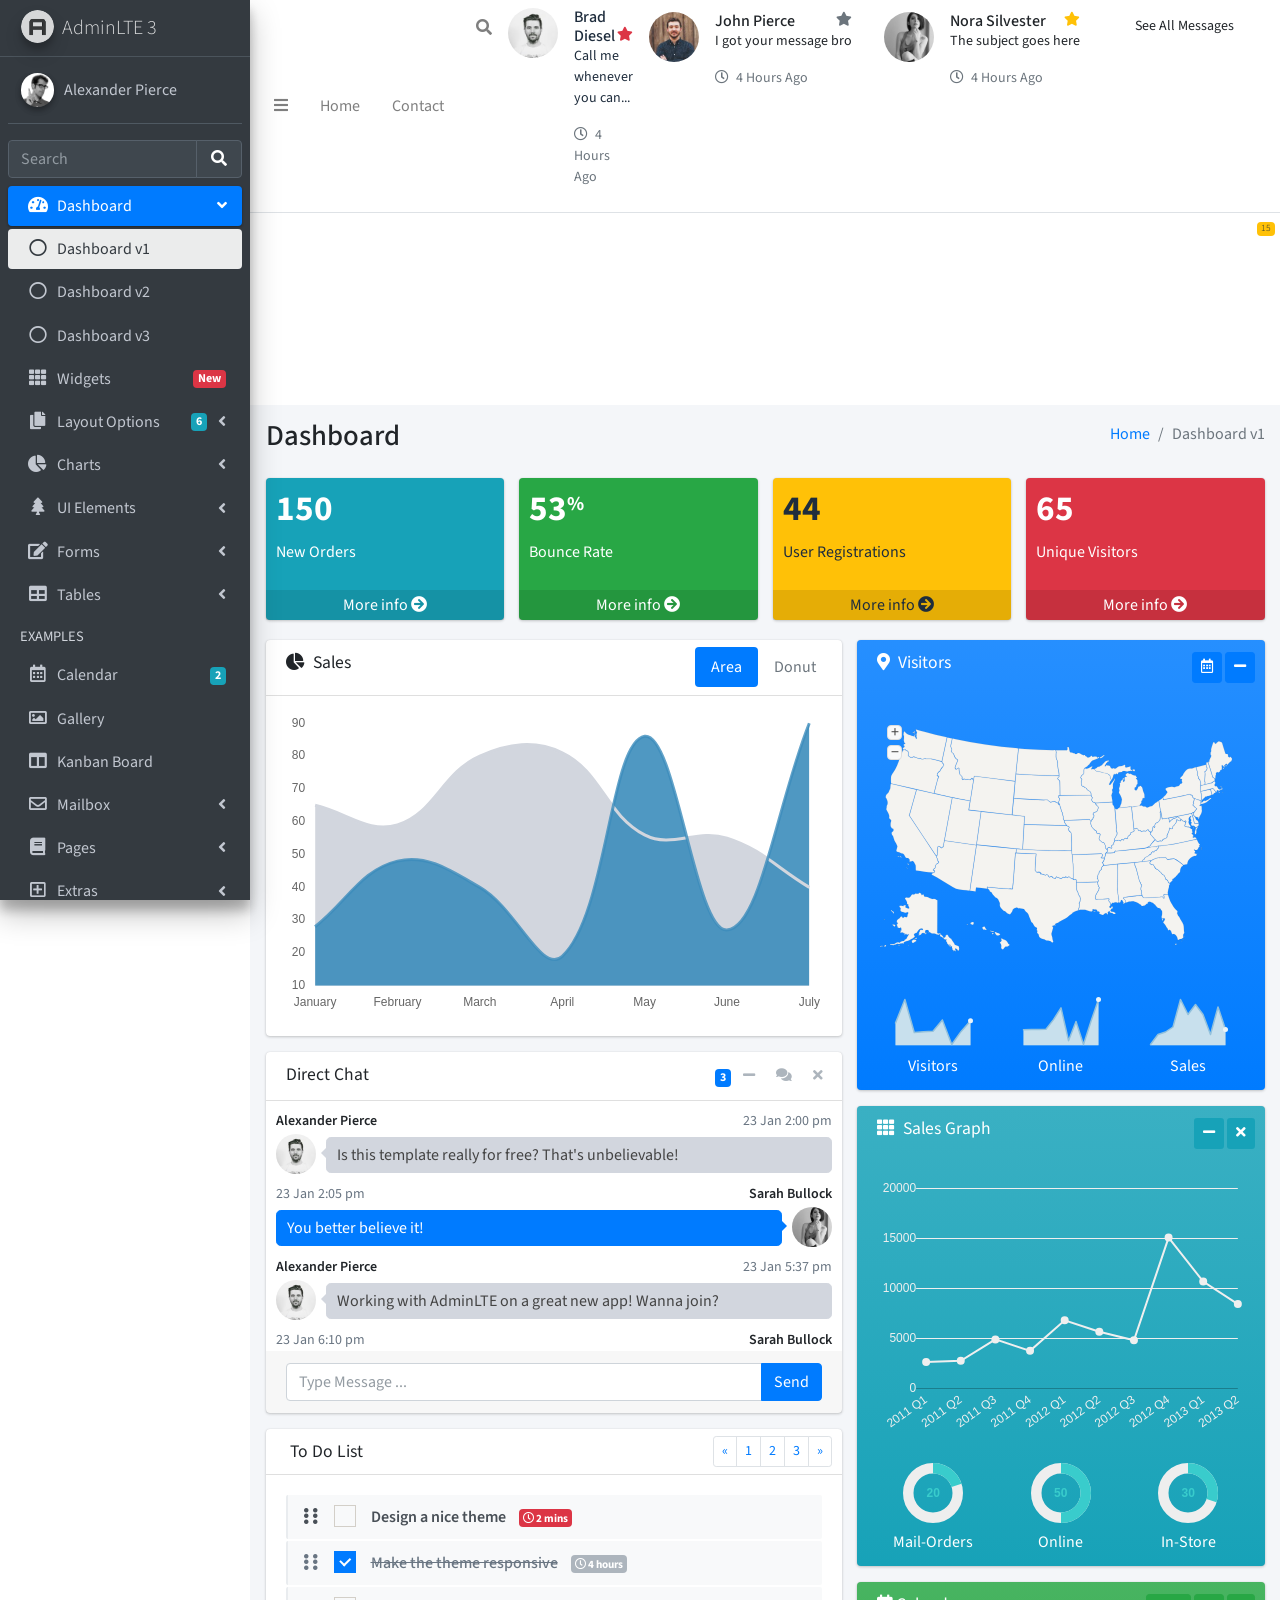
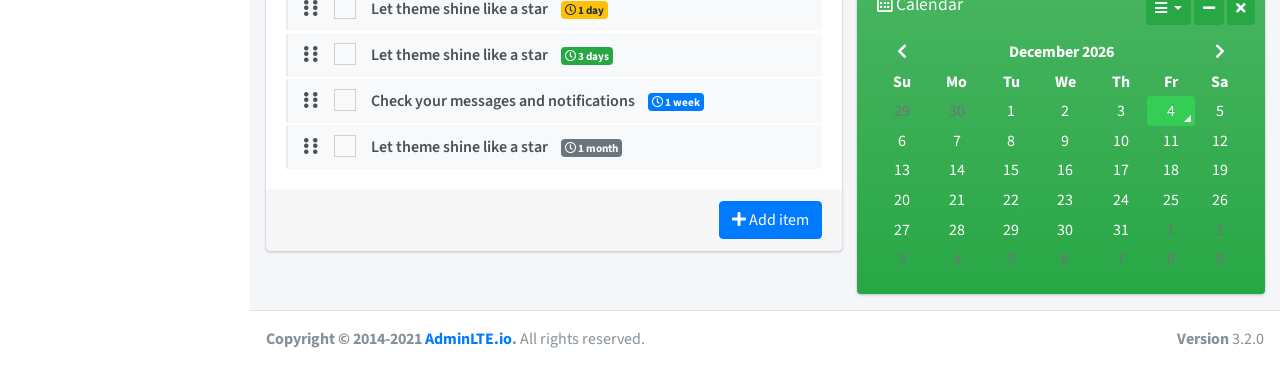
<file: public/admin-lte/index.html>
<!DOCTYPE html>
<html lang="en">
<head>
  <meta charset="utf-8">
  <meta name="viewport" content="width=device-width, initial-scale=1">
  <title>AdminLTE 3 | Dashboard</title>

  <!-- Google Font: Source Sans Pro -->
  <link rel="stylesheet" href="https://fonts.googleapis.com/css?family=Source+Sans+Pro:300,400,400i,700&display=fallback">
  <!-- Font Awesome -->
  <link rel="stylesheet" href="plugins/fontawesome-free/css/all.min.css">
  <!-- Ionicons -->
  <link rel="stylesheet" href="https://code.ionicframework.com/ionicons/2.0.1/css/ionicons.min.css">
  <!-- Tempusdominus Bootstrap 4 -->
  <link rel="stylesheet" href="plugins/tempusdominus-bootstrap-4/css/tempusdominus-bootstrap-4.min.css">
  <!-- iCheck -->
  <link rel="stylesheet" href="plugins/icheck-bootstrap/icheck-bootstrap.min.css">
  <!-- JQVMap -->
  <link rel="stylesheet" href="plugins/jqvmap/jqvmap.min.css">
  <!-- Theme style -->
  <link rel="stylesheet" href="dist/css/adminlte.min.css">
  <!-- overlayScrollbars -->
  <link rel="stylesheet" href="plugins/overlayScrollbars/css/OverlayScrollbars.min.css">
  <!-- Daterange picker -->
  <link rel="stylesheet" href="plugins/daterangepicker/daterangepicker.css">
  <!-- summernote -->
  <link rel="stylesheet" href="plugins/summernote/summernote-bs4.min.css">
</head>
<body class="hold-transition sidebar-mini layout-fixed">
<div class="wrapper">

  <!-- Preloader -->
  <div class="preloader flex-column justify-content-center align-items-center">
    <img class="animation__shake" src="dist/img/AdminLTELogo.png" alt="AdminLTELogo" height="60" width="60">
  </div>

  <!-- Navbar -->
  <nav class="main-header navbar navbar-expand navbar-white navbar-light">
    <!-- Left navbar links -->
    <ul class="navbar-nav">
      <li class="nav-item">
        <a class="nav-link" data-widget="pushmenu" href="#" role="button"><i class="fas fa-bars"></i></a>
      </li>
      <li class="nav-item d-none d-sm-inline-block">
        <a href="index3.html" class="nav-link">Home</a>
      </li>
      <li class="nav-item d-none d-sm-inline-block">
        <a href="#" class="nav-link">Contact</a>
      </li>
    </ul>

    <!-- Right navbar links -->
    <ul class="navbar-nav ml-auto">
      <!-- Navbar Search -->
      <li class="nav-item">
        <a class="nav-link" data-widget="navbar-search" href="#" role="button">
          <i class="fas fa-search"></i>
        </a>
        <div class="navbar-search-block">
          <form class="form-inline">
            <div class="input-group input-group-sm">
              <input class="form-control form-control-navbar" type="search" placeholder="Search" aria-label="Search">
              <div class="input-group-append">
                <button class="btn btn-navbar" type="submit">
                  <i class="fas fa-search"></i>
                </button>
                <button class="btn btn-navbar" type="button" data-widget="navbar-search">
                  <i class="fas fa-times"></i>
                </button>
              </div>
            </div>
          </form>
        </div>
      </li>

      
      <!-- Messages Dropdown Menu -->
      <!-- <li class="nav-item dropdown">
        <a class="nav-link" data-toggle="dropdown" href="#">
          <i class="far fa-comments"></i>
          <span class="badge badge-danger navbar-badge">3</span>
        </a>
        <div class="dropdown-menu dropdown-menu-lg dropdown-menu-right">
          <a href="#" class="dropdown-item"> -->
            <!-- Message Start -->
            <div class="media">
              <img src="dist/img/user1-128x128.jpg" alt="User Avatar" class="img-size-50 mr-3 img-circle">
              <div class="media-body">
                <h3 class="dropdown-item-title">
                  Brad Diesel
                  <span class="float-right text-sm text-danger"><i class="fas fa-star"></i></span>
                </h3>
                <p class="text-sm">Call me whenever you can...</p>
                <p class="text-sm text-muted"><i class="far fa-clock mr-1"></i> 4 Hours Ago</p>
              </div>
            </div>
            <!-- Message End -->
          </a>
          <div class="dropdown-divider"></div>
          <a href="#" class="dropdown-item">
            <!-- Message Start -->
            <div class="media">
              <img src="dist/img/user8-128x128.jpg" alt="User Avatar" class="img-size-50 img-circle mr-3">
              <div class="media-body">
                <h3 class="dropdown-item-title">
                  John Pierce
                  <span class="float-right text-sm text-muted"><i class="fas fa-star"></i></span>
                </h3>
                <p class="text-sm">I got your message bro</p>
                <p class="text-sm text-muted"><i class="far fa-clock mr-1"></i> 4 Hours Ago</p>
              </div>
            </div>
            <!-- Message End -->
          </a>
          <div class="dropdown-divider"></div>
          <a href="#" class="dropdown-item">
            <!-- Message Start -->
            <div class="media">
              <img src="dist/img/user3-128x128.jpg" alt="User Avatar" class="img-size-50 img-circle mr-3">
              <div class="media-body">
                <h3 class="dropdown-item-title">
                  Nora Silvester
                  <span class="float-right text-sm text-warning"><i class="fas fa-star"></i></span>
                </h3>
                <p class="text-sm">The subject goes here</p>
                <p class="text-sm text-muted"><i class="far fa-clock mr-1"></i> 4 Hours Ago</p>
              </div>
            </div>
            <!-- Message End -->
          </a>
          <div class="dropdown-divider"></div>
          <a href="#" class="dropdown-item dropdown-footer">See All Messages</a>
        </div>
      </li>
      <!-- Notifications Dropdown Menu -->
      <li class="nav-item dropdown">
        <a class="nav-link" data-toggle="dropdown" href="#">
          <i class="far fa-bell"></i>
          <span class="badge badge-warning navbar-badge">15</span>
        </a>
        <div class="dropdown-menu dropdown-menu-lg dropdown-menu-right">
          <span class="dropdown-item dropdown-header">15 Notifications</span>
          <div class="dropdown-divider"></div>
          <a href="#" class="dropdown-item">
            <i class="fas fa-envelope mr-2"></i> 4 new messages
            <span class="float-right text-muted text-sm">3 mins</span>
          </a>
          <div class="dropdown-divider"></div>
          <a href="#" class="dropdown-item">
            <i class="fas fa-users mr-2"></i> 8 friend requests
            <span class="float-right text-muted text-sm">12 hours</span>
          </a>
          <div class="dropdown-divider"></div>
          <a href="#" class="dropdown-item">
            <i class="fas fa-file mr-2"></i> 3 new reports
            <span class="float-right text-muted text-sm">2 days</span>
          </a>
          <div class="dropdown-divider"></div>
          <a href="#" class="dropdown-item dropdown-footer">See All Notifications</a>
        </div>
      </li>
      <li class="nav-item">
        <a class="nav-link" data-widget="fullscreen" href="#" role="button">
          <i class="fas fa-expand-arrows-alt"></i>
        </a>
      </li>
      <li class="nav-item">
        <a class="nav-link" data-widget="control-sidebar" data-controlsidebar-slide="true" href="#" role="button">
          <i class="fas fa-th-large"></i>
        </a>
      </li>
    </ul>
  </nav>
  <!-- /.navbar -->

  <!-- Main Sidebar Container -->
  <aside class="main-sidebar sidebar-dark-primary elevation-4">
    <!-- Brand Logo -->
    <a href="index3.html" class="brand-link">
      <img src="dist/img/AdminLTELogo.png" alt="AdminLTE Logo" class="brand-image img-circle elevation-3" style="opacity: .8">
      <span class="brand-text font-weight-light">AdminLTE 3</span>
    </a>

    <!-- Sidebar -->
    <div class="sidebar">
      <!-- Sidebar user panel (optional) -->
      <div class="user-panel mt-3 pb-3 mb-3 d-flex">
        <div class="image">
          <img src="dist/img/user2-160x160.jpg" class="img-circle elevation-2" alt="User Image">
        </div>
        <div class="info">
          <a href="#" class="d-block">Alexander Pierce</a>
        </div>
      </div>

      <!-- SidebarSearch Form -->
      <div class="form-inline">
        <div class="input-group" data-widget="sidebar-search">
          <input class="form-control form-control-sidebar" type="search" placeholder="Search" aria-label="Search">
          <div class="input-group-append">
            <button class="btn btn-sidebar">
              <i class="fas fa-search fa-fw"></i>
            </button>
          </div>
        </div>
      </div>

      <!-- Sidebar Menu -->
      <nav class="mt-2">
        <ul class="nav nav-pills nav-sidebar flex-column" data-widget="treeview" role="menu" data-accordion="false">
          <!-- Add icons to the links using the .nav-icon class
               with font-awesome or any other icon font library -->
          <li class="nav-item menu-open">
            <a href="#" class="nav-link active">
              <i class="nav-icon fas fa-tachometer-alt"></i>
              <p>
                Dashboard
                <i class="right fas fa-angle-left"></i>
              </p>
            </a>
            <ul class="nav nav-treeview">
              <li class="nav-item">
                <a href="./index.html" class="nav-link active">
                  <i class="far fa-circle nav-icon"></i>
                  <p>Dashboard v1</p>
                </a>
              </li>
              <li class="nav-item">
                <a href="./index2.html" class="nav-link">
                  <i class="far fa-circle nav-icon"></i>
                  <p>Dashboard v2</p>
                </a>
              </li>
              <li class="nav-item">
                <a href="./index3.html" class="nav-link">
                  <i class="far fa-circle nav-icon"></i>
                  <p>Dashboard v3</p>
                </a>
              </li>
            </ul>
          </li>
          <li class="nav-item">
            <a href="pages/widgets.html" class="nav-link">
              <i class="nav-icon fas fa-th"></i>
              <p>
                Widgets
                <span class="right badge badge-danger">New</span>
              </p>
            </a>
          </li>
          <li class="nav-item">
            <a href="#" class="nav-link">
              <i class="nav-icon fas fa-copy"></i>
              <p>
                Layout Options
                <i class="fas fa-angle-left right"></i>
                <span class="badge badge-info right">6</span>
              </p>
            </a>
            <ul class="nav nav-treeview">
              <li class="nav-item">
                <a href="pages/layout/top-nav.html" class="nav-link">
                  <i class="far fa-circle nav-icon"></i>
                  <p>Top Navigation</p>
                </a>
              </li>
              <li class="nav-item">
                <a href="pages/layout/top-nav-sidebar.html" class="nav-link">
                  <i class="far fa-circle nav-icon"></i>
                  <p>Top Navigation + Sidebar</p>
                </a>
              </li>
              <li class="nav-item">
                <a href="pages/layout/boxed.html" class="nav-link">
                  <i class="far fa-circle nav-icon"></i>
                  <p>Boxed</p>
                </a>
              </li>
              <li class="nav-item">
                <a href="pages/layout/fixed-sidebar.html" class="nav-link">
                  <i class="far fa-circle nav-icon"></i>
                  <p>Fixed Sidebar</p>
                </a>
              </li>
              <li class="nav-item">
                <a href="pages/layout/fixed-sidebar-custom.html" class="nav-link">
                  <i class="far fa-circle nav-icon"></i>
                  <p>Fixed Sidebar <small>+ Custom Area</small></p>
                </a>
              </li>
              <li class="nav-item">
                <a href="pages/layout/fixed-topnav.html" class="nav-link">
                  <i class="far fa-circle nav-icon"></i>
                  <p>Fixed Navbar</p>
                </a>
              </li>
              <li class="nav-item">
                <a href="pages/layout/fixed-footer.html" class="nav-link">
                  <i class="far fa-circle nav-icon"></i>
                  <p>Fixed Footer</p>
                </a>
              </li>
              <li class="nav-item">
                <a href="pages/layout/collapsed-sidebar.html" class="nav-link">
                  <i class="far fa-circle nav-icon"></i>
                  <p>Collapsed Sidebar</p>
                </a>
              </li>
            </ul>
          </li>
          <li class="nav-item">
            <a href="#" class="nav-link">
              <i class="nav-icon fas fa-chart-pie"></i>
              <p>
                Charts
                <i class="right fas fa-angle-left"></i>
              </p>
            </a>
            <ul class="nav nav-treeview">
              <li class="nav-item">
                <a href="pages/charts/chartjs.html" class="nav-link">
                  <i class="far fa-circle nav-icon"></i>
                  <p>ChartJS</p>
                </a>
              </li>
              <li class="nav-item">
                <a href="pages/charts/flot.html" class="nav-link">
                  <i class="far fa-circle nav-icon"></i>
                  <p>Flot</p>
                </a>
              </li>
              <li class="nav-item">
                <a href="pages/charts/inline.html" class="nav-link">
                  <i class="far fa-circle nav-icon"></i>
                  <p>Inline</p>
                </a>
              </li>
              <li class="nav-item">
                <a href="pages/charts/uplot.html" class="nav-link">
                  <i class="far fa-circle nav-icon"></i>
                  <p>uPlot</p>
                </a>
              </li>
            </ul>
          </li>
          <li class="nav-item">
            <a href="#" class="nav-link">
              <i class="nav-icon fas fa-tree"></i>
              <p>
                UI Elements
                <i class="fas fa-angle-left right"></i>
              </p>
            </a>
            <ul class="nav nav-treeview">
              <li class="nav-item">
                <a href="pages/UI/general.html" class="nav-link">
                  <i class="far fa-circle nav-icon"></i>
                  <p>General</p>
                </a>
              </li>
              <li class="nav-item">
                <a href="pages/UI/icons.html" class="nav-link">
                  <i class="far fa-circle nav-icon"></i>
                  <p>Icons</p>
                </a>
              </li>
              <li class="nav-item">
                <a href="pages/UI/buttons.html" class="nav-link">
                  <i class="far fa-circle nav-icon"></i>
                  <p>Buttons</p>
                </a>
              </li>
              <li class="nav-item">
                <a href="pages/UI/sliders.html" class="nav-link">
                  <i class="far fa-circle nav-icon"></i>
                  <p>Sliders</p>
                </a>
              </li>
              <li class="nav-item">
                <a href="pages/UI/modals.html" class="nav-link">
                  <i class="far fa-circle nav-icon"></i>
                  <p>Modals & Alerts</p>
                </a>
              </li>
              <li class="nav-item">
                <a href="pages/UI/navbar.html" class="nav-link">
                  <i class="far fa-circle nav-icon"></i>
                  <p>Navbar & Tabs</p>
                </a>
              </li>
              <li class="nav-item">
                <a href="pages/UI/timeline.html" class="nav-link">
                  <i class="far fa-circle nav-icon"></i>
                  <p>Timeline</p>
                </a>
              </li>
              <li class="nav-item">
                <a href="pages/UI/ribbons.html" class="nav-link">
                  <i class="far fa-circle nav-icon"></i>
                  <p>Ribbons</p>
                </a>
              </li>
            </ul>
          </li>
          <li class="nav-item">
            <a href="#" class="nav-link">
              <i class="nav-icon fas fa-edit"></i>
              <p>
                Forms
                <i class="fas fa-angle-left right"></i>
              </p>
            </a>
            <ul class="nav nav-treeview">
              <li class="nav-item">
                <a href="pages/forms/general.html" class="nav-link">
                  <i class="far fa-circle nav-icon"></i>
                  <p>General Elements</p>
                </a>
              </li>
              <li class="nav-item">
                <a href="pages/forms/advanced.html" class="nav-link">
                  <i class="far fa-circle nav-icon"></i>
                  <p>Advanced Elements</p>
                </a>
              </li>
              <li class="nav-item">
                <a href="pages/forms/editors.html" class="nav-link">
                  <i class="far fa-circle nav-icon"></i>
                  <p>Editors</p>
                </a>
              </li>
              <li class="nav-item">
                <a href="pages/forms/validation.html" class="nav-link">
                  <i class="far fa-circle nav-icon"></i>
                  <p>Validation</p>
                </a>
              </li>
            </ul>
          </li>
          <li class="nav-item">
            <a href="#" class="nav-link">
              <i class="nav-icon fas fa-table"></i>
              <p>
                Tables
                <i class="fas fa-angle-left right"></i>
              </p>
            </a>
            <ul class="nav nav-treeview">
              <li class="nav-item">
                <a href="pages/tables/simple.html" class="nav-link">
                  <i class="far fa-circle nav-icon"></i>
                  <p>Simple Tables</p>
                </a>
              </li>
              <li class="nav-item">
                <a href="pages/tables/data.html" class="nav-link">
                  <i class="far fa-circle nav-icon"></i>
                  <p>DataTables</p>
                </a>
              </li>
              <li class="nav-item">
                <a href="pages/tables/jsgrid.html" class="nav-link">
                  <i class="far fa-circle nav-icon"></i>
                  <p>jsGrid</p>
                </a>
              </li>
            </ul>
          </li>
          <li class="nav-header">EXAMPLES</li>
          <li class="nav-item">
            <a href="pages/calendar.html" class="nav-link">
              <i class="nav-icon far fa-calendar-alt"></i>
              <p>
                Calendar
                <span class="badge badge-info right">2</span>
              </p>
            </a>
          </li>
          <li class="nav-item">
            <a href="pages/gallery.html" class="nav-link">
              <i class="nav-icon far fa-image"></i>
              <p>
                Gallery
              </p>
            </a>
          </li>
          <li class="nav-item">
            <a href="pages/kanban.html" class="nav-link">
              <i class="nav-icon fas fa-columns"></i>
              <p>
                Kanban Board
              </p>
            </a>
          </li>
          <li class="nav-item">
            <a href="#" class="nav-link">
              <i class="nav-icon far fa-envelope"></i>
              <p>
                Mailbox
                <i class="fas fa-angle-left right"></i>
              </p>
            </a>
            <ul class="nav nav-treeview">
              <li class="nav-item">
                <a href="pages/mailbox/mailbox.html" class="nav-link">
                  <i class="far fa-circle nav-icon"></i>
                  <p>Inbox</p>
                </a>
              </li>
              <li class="nav-item">
                <a href="pages/mailbox/compose.html" class="nav-link">
                  <i class="far fa-circle nav-icon"></i>
                  <p>Compose</p>
                </a>
              </li>
              <li class="nav-item">
                <a href="pages/mailbox/read-mail.html" class="nav-link">
                  <i class="far fa-circle nav-icon"></i>
                  <p>Read</p>
                </a>
              </li>
            </ul>
          </li>
          <li class="nav-item">
            <a href="#" class="nav-link">
              <i class="nav-icon fas fa-book"></i>
              <p>
                Pages
                <i class="fas fa-angle-left right"></i>
              </p>
            </a>
            <ul class="nav nav-treeview">
              <li class="nav-item">
                <a href="pages/examples/invoice.html" class="nav-link">
                  <i class="far fa-circle nav-icon"></i>
                  <p>Invoice</p>
                </a>
              </li>
              <li class="nav-item">
                <a href="pages/examples/profile.html" class="nav-link">
                  <i class="far fa-circle nav-icon"></i>
                  <p>Profile</p>
                </a>
              </li>
              <li class="nav-item">
                <a href="pages/examples/e-commerce.html" class="nav-link">
                  <i class="far fa-circle nav-icon"></i>
                  <p>E-commerce</p>
                </a>
              </li>
              <li class="nav-item">
                <a href="pages/examples/projects.html" class="nav-link">
                  <i class="far fa-circle nav-icon"></i>
                  <p>Projects</p>
                </a>
              </li>
              <li class="nav-item">
                <a href="pages/examples/project-add.html" class="nav-link">
                  <i class="far fa-circle nav-icon"></i>
                  <p>Project Add</p>
                </a>
              </li>
              <li class="nav-item">
                <a href="pages/examples/project-edit.html" class="nav-link">
                  <i class="far fa-circle nav-icon"></i>
                  <p>Project Edit</p>
                </a>
              </li>
              <li class="nav-item">
                <a href="pages/examples/project-detail.html" class="nav-link">
                  <i class="far fa-circle nav-icon"></i>
                  <p>Project Detail</p>
                </a>
              </li>
              <li class="nav-item">
                <a href="pages/examples/contacts.html" class="nav-link">
                  <i class="far fa-circle nav-icon"></i>
                  <p>Contacts</p>
                </a>
              </li>
              <li class="nav-item">
                <a href="pages/examples/faq.html" class="nav-link">
                  <i class="far fa-circle nav-icon"></i>
                  <p>FAQ</p>
                </a>
              </li>
              <li class="nav-item">
                <a href="pages/examples/contact-us.html" class="nav-link">
                  <i class="far fa-circle nav-icon"></i>
                  <p>Contact us</p>
                </a>
              </li>
            </ul>
          </li>
          <li class="nav-item">
            <a href="#" class="nav-link">
              <i class="nav-icon far fa-plus-square"></i>
              <p>
                Extras
                <i class="fas fa-angle-left right"></i>
              </p>
            </a>
            <ul class="nav nav-treeview">
              <li class="nav-item">
                <a href="#" class="nav-link">
                  <i class="far fa-circle nav-icon"></i>
                  <p>
                    Login & Register v1
                    <i class="fas fa-angle-left right"></i>
                  </p>
                </a>
                <ul class="nav nav-treeview">
                  <li class="nav-item">
                    <a href="pages/examples/login.html" class="nav-link">
                      <i class="far fa-circle nav-icon"></i>
                      <p>Login v1</p>
                    </a>
                  </li>
                  <li class="nav-item">
                    <a href="pages/examples/register.html" class="nav-link">
                      <i class="far fa-circle nav-icon"></i>
                      <p>Register v1</p>
                    </a>
                  </li>
                  <li class="nav-item">
                    <a href="pages/examples/forgot-password.html" class="nav-link">
                      <i class="far fa-circle nav-icon"></i>
                      <p>Forgot Password v1</p>
                    </a>
                  </li>
                  <li class="nav-item">
                    <a href="pages/examples/recover-password.html" class="nav-link">
                      <i class="far fa-circle nav-icon"></i>
                      <p>Recover Password v1</p>
                    </a>
                  </li>
                </ul>
              </li>
              <li class="nav-item">
                <a href="#" class="nav-link">
                  <i class="far fa-circle nav-icon"></i>
                  <p>
                    Login & Register v2
                    <i class="fas fa-angle-left right"></i>
                  </p>
                </a>
                <ul class="nav nav-treeview">
                  <li class="nav-item">
                    <a href="pages/examples/login-v2.html" class="nav-link">
                      <i class="far fa-circle nav-icon"></i>
                      <p>Login v2</p>
                    </a>
                  </li>
                  <li class="nav-item">
                    <a href="pages/examples/register-v2.html" class="nav-link">
                      <i class="far fa-circle nav-icon"></i>
                      <p>Register v2</p>
                    </a>
                  </li>
                  <li class="nav-item">
                    <a href="pages/examples/forgot-password-v2.html" class="nav-link">
                      <i class="far fa-circle nav-icon"></i>
                      <p>Forgot Password v2</p>
                    </a>
                  </li>
                  <li class="nav-item">
                    <a href="pages/examples/recover-password-v2.html" class="nav-link">
                      <i class="far fa-circle nav-icon"></i>
                      <p>Recover Password v2</p>
                    </a>
                  </li>
                </ul>
              </li>
              <li class="nav-item">
                <a href="pages/examples/lockscreen.html" class="nav-link">
                  <i class="far fa-circle nav-icon"></i>
                  <p>Lockscreen</p>
                </a>
              </li>
              <li class="nav-item">
                <a href="pages/examples/legacy-user-menu.html" class="nav-link">
                  <i class="far fa-circle nav-icon"></i>
                  <p>Legacy User Menu</p>
                </a>
              </li>
              <li class="nav-item">
                <a href="pages/examples/language-menu.html" class="nav-link">
                  <i class="far fa-circle nav-icon"></i>
                  <p>Language Menu</p>
                </a>
              </li>
              <li class="nav-item">
                <a href="pages/examples/404.html" class="nav-link">
                  <i class="far fa-circle nav-icon"></i>
                  <p>Error 404</p>
                </a>
              </li>
              <li class="nav-item">
                <a href="pages/examples/500.html" class="nav-link">
                  <i class="far fa-circle nav-icon"></i>
                  <p>Error 500</p>
                </a>
              </li>
              <li class="nav-item">
                <a href="pages/examples/pace.html" class="nav-link">
                  <i class="far fa-circle nav-icon"></i>
                  <p>Pace</p>
                </a>
              </li>
              <li class="nav-item">
                <a href="pages/examples/blank.html" class="nav-link">
                  <i class="far fa-circle nav-icon"></i>
                  <p>Blank Page</p>
                </a>
              </li>
              <li class="nav-item">
                <a href="starter.html" class="nav-link">
                  <i class="far fa-circle nav-icon"></i>
                  <p>Starter Page</p>
                </a>
              </li>
            </ul>
          </li>
          <li class="nav-item">
            <a href="#" class="nav-link">
              <i class="nav-icon fas fa-search"></i>
              <p>
                Search
                <i class="fas fa-angle-left right"></i>
              </p>
            </a>
            <ul class="nav nav-treeview">
              <li class="nav-item">
                <a href="pages/search/simple.html" class="nav-link">
                  <i class="far fa-circle nav-icon"></i>
                  <p>Simple Search</p>
                </a>
              </li>
              <li class="nav-item">
                <a href="pages/search/enhanced.html" class="nav-link">
                  <i class="far fa-circle nav-icon"></i>
                  <p>Enhanced</p>
                </a>
              </li>
            </ul>
          </li>
          <li class="nav-header">MISCELLANEOUS</li>
          <li class="nav-item">
            <a href="iframe.html" class="nav-link">
              <i class="nav-icon fas fa-ellipsis-h"></i>
              <p>Tabbed IFrame Plugin</p>
            </a>
          </li>
          <li class="nav-item">
            <a href="https://adminlte.io/docs/3.1/" class="nav-link">
              <i class="nav-icon fas fa-file"></i>
              <p>Documentation</p>
            </a>
          </li>
          <li class="nav-header">MULTI LEVEL EXAMPLE</li>
          <li class="nav-item">
            <a href="#" class="nav-link">
              <i class="fas fa-circle nav-icon"></i>
              <p>Level 1</p>
            </a>
          </li>
          <li class="nav-item">
            <a href="#" class="nav-link">
              <i class="nav-icon fas fa-circle"></i>
              <p>
                Level 1
                <i class="right fas fa-angle-left"></i>
              </p>
            </a>
            <ul class="nav nav-treeview">
              <li class="nav-item">
                <a href="#" class="nav-link">
                  <i class="far fa-circle nav-icon"></i>
                  <p>Level 2</p>
                </a>
              </li>
              <li class="nav-item">
                <a href="#" class="nav-link">
                  <i class="far fa-circle nav-icon"></i>
                  <p>
                    Level 2
                    <i class="right fas fa-angle-left"></i>
                  </p>
                </a>
                <ul class="nav nav-treeview">
                  <li class="nav-item">
                    <a href="#" class="nav-link">
                      <i class="far fa-dot-circle nav-icon"></i>
                      <p>Level 3</p>
                    </a>
                  </li>
                  <li class="nav-item">
                    <a href="#" class="nav-link">
                      <i class="far fa-dot-circle nav-icon"></i>
                      <p>Level 3</p>
                    </a>
                  </li>
                  <li class="nav-item">
                    <a href="#" class="nav-link">
                      <i class="far fa-dot-circle nav-icon"></i>
                      <p>Level 3</p>
                    </a>
                  </li>
                </ul>
              </li>
              <li class="nav-item">
                <a href="#" class="nav-link">
                  <i class="far fa-circle nav-icon"></i>
                  <p>Level 2</p>
                </a>
              </li>
            </ul>
          </li>
          <li class="nav-item">
            <a href="#" class="nav-link">
              <i class="fas fa-circle nav-icon"></i>
              <p>Level 1</p>
            </a>
          </li>
          <li class="nav-header">LABELS</li>
          <li class="nav-item">
            <a href="#" class="nav-link">
              <i class="nav-icon far fa-circle text-danger"></i>
              <p class="text">Important</p>
            </a>
          </li>
          <li class="nav-item">
            <a href="#" class="nav-link">
              <i class="nav-icon far fa-circle text-warning"></i>
              <p>Warning</p>
            </a>
          </li>
          <li class="nav-item">
            <a href="#" class="nav-link">
              <i class="nav-icon far fa-circle text-info"></i>
              <p>Informational</p>
            </a>
          </li>
        </ul>
      </nav>
      <!-- /.sidebar-menu -->
    </div>
    <!-- /.sidebar -->
  </aside>

  <!-- Content Wrapper. Contains page content -->
  <div class="content-wrapper">
    <!-- Content Header (Page header) -->
    <div class="content-header">
      <div class="container-fluid">
        <div class="row mb-2">
          <div class="col-sm-6">
            <h1 class="m-0">Dashboard</h1>
          </div><!-- /.col -->
          <div class="col-sm-6">
            <ol class="breadcrumb float-sm-right">
              <li class="breadcrumb-item"><a href="#">Home</a></li>
              <li class="breadcrumb-item active">Dashboard v1</li>
            </ol>
          </div><!-- /.col -->
        </div><!-- /.row -->
      </div><!-- /.container-fluid -->
    </div>
    <!-- /.content-header -->

    <!-- Main content -->
    <section class="content">
      <div class="container-fluid">
        <!-- Small boxes (Stat box) -->
        <div class="row">
          <div class="col-lg-3 col-6">
            <!-- small box -->
            <div class="small-box bg-info">
              <div class="inner">
                <h3>150</h3>

                <p>New Orders</p>
              </div>
              <div class="icon">
                <i class="ion ion-bag"></i>
              </div>
              <a href="#" class="small-box-footer">More info <i class="fas fa-arrow-circle-right"></i></a>
            </div>
          </div>
          <!-- ./col -->
          <div class="col-lg-3 col-6">
            <!-- small box -->
            <div class="small-box bg-success">
              <div class="inner">
                <h3>53<sup style="font-size: 20px">%</sup></h3>

                <p>Bounce Rate</p>
              </div>
              <div class="icon">
                <i class="ion ion-stats-bars"></i>
              </div>
              <a href="#" class="small-box-footer">More info <i class="fas fa-arrow-circle-right"></i></a>
            </div>
          </div>
          <!-- ./col -->
          <div class="col-lg-3 col-6">
            <!-- small box -->
            <div class="small-box bg-warning">
              <div class="inner">
                <h3>44</h3>

                <p>User Registrations</p>
              </div>
              <div class="icon">
                <i class="ion ion-person-add"></i>
              </div>
              <a href="#" class="small-box-footer">More info <i class="fas fa-arrow-circle-right"></i></a>
            </div>
          </div>
          <!-- ./col -->
          <div class="col-lg-3 col-6">
            <!-- small box -->
            <div class="small-box bg-danger">
              <div class="inner">
                <h3>65</h3>

                <p>Unique Visitors</p>
              </div>
              <div class="icon">
                <i class="ion ion-pie-graph"></i>
              </div>
              <a href="#" class="small-box-footer">More info <i class="fas fa-arrow-circle-right"></i></a>
            </div>
          </div>
          <!-- ./col -->
        </div>
        <!-- /.row -->
        <!-- Main row -->
        <div class="row">
          <!-- Left col -->
          <section class="col-lg-7 connectedSortable">
            <!-- Custom tabs (Charts with tabs)-->
            <div class="card">
              <div class="card-header">
                <h3 class="card-title">
                  <i class="fas fa-chart-pie mr-1"></i>
                  Sales
                </h3>
                <div class="card-tools">
                  <ul class="nav nav-pills ml-auto">
                    <li class="nav-item">
                      <a class="nav-link active" href="#revenue-chart" data-toggle="tab">Area</a>
                    </li>
                    <li class="nav-item">
                      <a class="nav-link" href="#sales-chart" data-toggle="tab">Donut</a>
                    </li>
                  </ul>
                </div>
              </div><!-- /.card-header -->
              <div class="card-body">
                <div class="tab-content p-0">
                  <!-- Morris chart - Sales -->
                  <div class="chart tab-pane active" id="revenue-chart"
                       style="position: relative; height: 300px;">
                      <canvas id="revenue-chart-canvas" height="300" style="height: 300px;"></canvas>
                   </div>
                  <div class="chart tab-pane" id="sales-chart" style="position: relative; height: 300px;">
                    <canvas id="sales-chart-canvas" height="300" style="height: 300px;"></canvas>
                  </div>
                </div>
              </div><!-- /.card-body -->
            </div>
            <!-- /.card -->

            <!-- DIRECT CHAT -->
            <div class="card direct-chat direct-chat-primary">
              <div class="card-header">
                <h3 class="card-title">Direct Chat</h3>

                <div class="card-tools">
                  <span title="3 New Messages" class="badge badge-primary">3</span>
                  <button type="button" class="btn btn-tool" data-card-widget="collapse">
                    <i class="fas fa-minus"></i>
                  </button>
                  <button type="button" class="btn btn-tool" title="Contacts" data-widget="chat-pane-toggle">
                    <i class="fas fa-comments"></i>
                  </button>
                  <button type="button" class="btn btn-tool" data-card-widget="remove">
                    <i class="fas fa-times"></i>
                  </button>
                </div>
              </div>
              <!-- /.card-header -->
              <div class="card-body">
                <!-- Conversations are loaded here -->
                <div class="direct-chat-messages">
                  <!-- Message. Default to the left -->
                  <div class="direct-chat-msg">
                    <div class="direct-chat-infos clearfix">
                      <span class="direct-chat-name float-left">Alexander Pierce</span>
                      <span class="direct-chat-timestamp float-right">23 Jan 2:00 pm</span>
                    </div>
                    <!-- /.direct-chat-infos -->
                    <img class="direct-chat-img" src="dist/img/user1-128x128.jpg" alt="message user image">
                    <!-- /.direct-chat-img -->
                    <div class="direct-chat-text">
                      Is this template really for free? That's unbelievable!
                    </div>
                    <!-- /.direct-chat-text -->
                  </div>
                  <!-- /.direct-chat-msg -->

                  <!-- Message to the right -->
                  <div class="direct-chat-msg right">
                    <div class="direct-chat-infos clearfix">
                      <span class="direct-chat-name float-right">Sarah Bullock</span>
                      <span class="direct-chat-timestamp float-left">23 Jan 2:05 pm</span>
                    </div>
                    <!-- /.direct-chat-infos -->
                    <img class="direct-chat-img" src="dist/img/user3-128x128.jpg" alt="message user image">
                    <!-- /.direct-chat-img -->
                    <div class="direct-chat-text">
                      You better believe it!
                    </div>
                    <!-- /.direct-chat-text -->
                  </div>
                  <!-- /.direct-chat-msg -->

                  <!-- Message. Default to the left -->
                  <div class="direct-chat-msg">
                    <div class="direct-chat-infos clearfix">
                      <span class="direct-chat-name float-left">Alexander Pierce</span>
                      <span class="direct-chat-timestamp float-right">23 Jan 5:37 pm</span>
                    </div>
                    <!-- /.direct-chat-infos -->
                    <img class="direct-chat-img" src="dist/img/user1-128x128.jpg" alt="message user image">
                    <!-- /.direct-chat-img -->
                    <div class="direct-chat-text">
                      Working with AdminLTE on a great new app! Wanna join?
                    </div>
                    <!-- /.direct-chat-text -->
                  </div>
                  <!-- /.direct-chat-msg -->

                  <!-- Message to the right -->
                  <div class="direct-chat-msg right">
                    <div class="direct-chat-infos clearfix">
                      <span class="direct-chat-name float-right">Sarah Bullock</span>
                      <span class="direct-chat-timestamp float-left">23 Jan 6:10 pm</span>
                    </div>
                    <!-- /.direct-chat-infos -->
                    <img class="direct-chat-img" src="dist/img/user3-128x128.jpg" alt="message user image">
                    <!-- /.direct-chat-img -->
                    <div class="direct-chat-text">
                      I would love to.
                    </div>
                    <!-- /.direct-chat-text -->
                  </div>
                  <!-- /.direct-chat-msg -->

                </div>
                <!--/.direct-chat-messages-->

                <!-- Contacts are loaded here -->
                <div class="direct-chat-contacts">
                  <ul class="contacts-list">
                    <li>
                      <a href="#">
                        <img class="contacts-list-img" src="dist/img/user1-128x128.jpg" alt="User Avatar">

                        <div class="contacts-list-info">
                          <span class="contacts-list-name">
                            Count Dracula
                            <small class="contacts-list-date float-right">2/28/2015</small>
                          </span>
                          <span class="contacts-list-msg">How have you been? I was...</span>
                        </div>
                        <!-- /.contacts-list-info -->
                      </a>
                    </li>
                    <!-- End Contact Item -->
                    <li>
                      <a href="#">
                        <img class="contacts-list-img" src="dist/img/user7-128x128.jpg" alt="User Avatar">

                        <div class="contacts-list-info">
                          <span class="contacts-list-name">
                            Sarah Doe
                            <small class="contacts-list-date float-right">2/23/2015</small>
                          </span>
                          <span class="contacts-list-msg">I will be waiting for...</span>
                        </div>
                        <!-- /.contacts-list-info -->
                      </a>
                    </li>
                    <!-- End Contact Item -->
                    <li>
                      <a href="#">
                        <img class="contacts-list-img" src="dist/img/user3-128x128.jpg" alt="User Avatar">

                        <div class="contacts-list-info">
                          <span class="contacts-list-name">
                            Nadia Jolie
                            <small class="contacts-list-date float-right">2/20/2015</small>
                          </span>
                          <span class="contacts-list-msg">I'll call you back at...</span>
                        </div>
                        <!-- /.contacts-list-info -->
                      </a>
                    </li>
                    <!-- End Contact Item -->
                    <li>
                      <a href="#">
                        <img class="contacts-list-img" src="dist/img/user5-128x128.jpg" alt="User Avatar">

                        <div class="contacts-list-info">
                          <span class="contacts-list-name">
                            Nora S. Vans
                            <small class="contacts-list-date float-right">2/10/2015</small>
                          </span>
                          <span class="contacts-list-msg">Where is your new...</span>
                        </div>
                        <!-- /.contacts-list-info -->
                      </a>
                    </li>
                    <!-- End Contact Item -->
                    <li>
                      <a href="#">
                        <img class="contacts-list-img" src="dist/img/user6-128x128.jpg" alt="User Avatar">

                        <div class="contacts-list-info">
                          <span class="contacts-list-name">
                            John K.
                            <small class="contacts-list-date float-right">1/27/2015</small>
                          </span>
                          <span class="contacts-list-msg">Can I take a look at...</span>
                        </div>
                        <!-- /.contacts-list-info -->
                      </a>
                    </li>
                    <!-- End Contact Item -->
                    <li>
                      <a href="#">
                        <img class="contacts-list-img" src="dist/img/user8-128x128.jpg" alt="User Avatar">

                        <div class="contacts-list-info">
                          <span class="contacts-list-name">
                            Kenneth M.
                            <small class="contacts-list-date float-right">1/4/2015</small>
                          </span>
                          <span class="contacts-list-msg">Never mind I found...</span>
                        </div>
                        <!-- /.contacts-list-info -->
                      </a>
                    </li>
                    <!-- End Contact Item -->
                  </ul>
                  <!-- /.contacts-list -->
                </div>
                <!-- /.direct-chat-pane -->
              </div>
              <!-- /.card-body -->
              <div class="card-footer">
                <form action="#" method="post">
                  <div class="input-group">
                    <input type="text" name="message" placeholder="Type Message ..." class="form-control">
                    <span class="input-group-append">
                      <button type="button" class="btn btn-primary">Send</button>
                    </span>
                  </div>
                </form>
              </div>
              <!-- /.card-footer-->
            </div>
            <!--/.direct-chat -->

            <!-- TO DO List -->
            <div class="card">
              <div class="card-header">
                <h3 class="card-title">
                  <i class="ion ion-clipboard mr-1"></i>
                  To Do List
                </h3>

                <div class="card-tools">
                  <ul class="pagination pagination-sm">
                    <li class="page-item"><a href="#" class="page-link">&laquo;</a></li>
                    <li class="page-item"><a href="#" class="page-link">1</a></li>
                    <li class="page-item"><a href="#" class="page-link">2</a></li>
                    <li class="page-item"><a href="#" class="page-link">3</a></li>
                    <li class="page-item"><a href="#" class="page-link">&raquo;</a></li>
                  </ul>
                </div>
              </div>
              <!-- /.card-header -->
              <div class="card-body">
                <ul class="todo-list" data-widget="todo-list">
                  <li>
                    <!-- drag handle -->
                    <span class="handle">
                      <i class="fas fa-ellipsis-v"></i>
                      <i class="fas fa-ellipsis-v"></i>
                    </span>
                    <!-- checkbox -->
                    <div  class="icheck-primary d-inline ml-2">
                      <input type="checkbox" value="" name="todo1" id="todoCheck1">
                      <label for="todoCheck1"></label>
                    </div>
                    <!-- todo text -->
                    <span class="text">Design a nice theme</span>
                    <!-- Emphasis label -->
                    <small class="badge badge-danger"><i class="far fa-clock"></i> 2 mins</small>
                    <!-- General tools such as edit or delete-->
                    <div class="tools">
                      <i class="fas fa-edit"></i>
                      <i class="fas fa-trash-o"></i>
                    </div>
                  </li>
                  <li>
                    <span class="handle">
                      <i class="fas fa-ellipsis-v"></i>
                      <i class="fas fa-ellipsis-v"></i>
                    </span>
                    <div  class="icheck-primary d-inline ml-2">
                      <input type="checkbox" value="" name="todo2" id="todoCheck2" checked>
                      <label for="todoCheck2"></label>
                    </div>
                    <span class="text">Make the theme responsive</span>
                    <small class="badge badge-info"><i class="far fa-clock"></i> 4 hours</small>
                    <div class="tools">
                      <i class="fas fa-edit"></i>
                      <i class="fas fa-trash-o"></i>
                    </div>
                  </li>
                  <li>
                    <span class="handle">
                      <i class="fas fa-ellipsis-v"></i>
                      <i class="fas fa-ellipsis-v"></i>
                    </span>
                    <div  class="icheck-primary d-inline ml-2">
                      <input type="checkbox" value="" name="todo3" id="todoCheck3">
                      <label for="todoCheck3"></label>
                    </div>
                    <span class="text">Let theme shine like a star</span>
                    <small class="badge badge-warning"><i class="far fa-clock"></i> 1 day</small>
                    <div class="tools">
                      <i class="fas fa-edit"></i>
                      <i class="fas fa-trash-o"></i>
                    </div>
                  </li>
                  <li>
                    <span class="handle">
                      <i class="fas fa-ellipsis-v"></i>
                      <i class="fas fa-ellipsis-v"></i>
                    </span>
                    <div  class="icheck-primary d-inline ml-2">
                      <input type="checkbox" value="" name="todo4" id="todoCheck4">
                      <label for="todoCheck4"></label>
                    </div>
                    <span class="text">Let theme shine like a star</span>
                    <small class="badge badge-success"><i class="far fa-clock"></i> 3 days</small>
                    <div class="tools">
                      <i class="fas fa-edit"></i>
                      <i class="fas fa-trash-o"></i>
                    </div>
                  </li>
                  <li>
                    <span class="handle">
                      <i class="fas fa-ellipsis-v"></i>
                      <i class="fas fa-ellipsis-v"></i>
                    </span>
                    <div  class="icheck-primary d-inline ml-2">
                      <input type="checkbox" value="" name="todo5" id="todoCheck5">
                      <label for="todoCheck5"></label>
                    </div>
                    <span class="text">Check your messages and notifications</span>
                    <small class="badge badge-primary"><i class="far fa-clock"></i> 1 week</small>
                    <div class="tools">
                      <i class="fas fa-edit"></i>
                      <i class="fas fa-trash-o"></i>
                    </div>
                  </li>
                  <li>
                    <span class="handle">
                      <i class="fas fa-ellipsis-v"></i>
                      <i class="fas fa-ellipsis-v"></i>
                    </span>
                    <div  class="icheck-primary d-inline ml-2">
                      <input type="checkbox" value="" name="todo6" id="todoCheck6">
                      <label for="todoCheck6"></label>
                    </div>
                    <span class="text">Let theme shine like a star</span>
                    <small class="badge badge-secondary"><i class="far fa-clock"></i> 1 month</small>
                    <div class="tools">
                      <i class="fas fa-edit"></i>
                      <i class="fas fa-trash-o"></i>
                    </div>
                  </li>
                </ul>
              </div>
              <!-- /.card-body -->
              <div class="card-footer clearfix">
                <button type="button" class="btn btn-primary float-right"><i class="fas fa-plus"></i> Add item</button>
              </div>
            </div>
            <!-- /.card -->
          </section>
          <!-- /.Left col -->
          <!-- right col (We are only adding the ID to make the widgets sortable)-->
          <section class="col-lg-5 connectedSortable">

            <!-- Map card -->
            <div class="card bg-gradient-primary">
              <div class="card-header border-0">
                <h3 class="card-title">
                  <i class="fas fa-map-marker-alt mr-1"></i>
                  Visitors
                </h3>
                <!-- card tools -->
                <div class="card-tools">
                  <button type="button" class="btn btn-primary btn-sm daterange" title="Date range">
                    <i class="far fa-calendar-alt"></i>
                  </button>
                  <button type="button" class="btn btn-primary btn-sm" data-card-widget="collapse" title="Collapse">
                    <i class="fas fa-minus"></i>
                  </button>
                </div>
                <!-- /.card-tools -->
              </div>
              <div class="card-body">
                <div id="world-map" style="height: 250px; width: 100%;"></div>
              </div>
              <!-- /.card-body-->
              <div class="card-footer bg-transparent">
                <div class="row">
                  <div class="col-4 text-center">
                    <div id="sparkline-1"></div>
                    <div class="text-white">Visitors</div>
                  </div>
                  <!-- ./col -->
                  <div class="col-4 text-center">
                    <div id="sparkline-2"></div>
                    <div class="text-white">Online</div>
                  </div>
                  <!-- ./col -->
                  <div class="col-4 text-center">
                    <div id="sparkline-3"></div>
                    <div class="text-white">Sales</div>
                  </div>
                  <!-- ./col -->
                </div>
                <!-- /.row -->
              </div>
            </div>
            <!-- /.card -->

            <!-- solid sales graph -->
            <div class="card bg-gradient-info">
              <div class="card-header border-0">
                <h3 class="card-title">
                  <i class="fas fa-th mr-1"></i>
                  Sales Graph
                </h3>

                <div class="card-tools">
                  <button type="button" class="btn bg-info btn-sm" data-card-widget="collapse">
                    <i class="fas fa-minus"></i>
                  </button>
                  <button type="button" class="btn bg-info btn-sm" data-card-widget="remove">
                    <i class="fas fa-times"></i>
                  </button>
                </div>
              </div>
              <div class="card-body">
                <canvas class="chart" id="line-chart" style="min-height: 250px; height: 250px; max-height: 250px; max-width: 100%;"></canvas>
              </div>
              <!-- /.card-body -->
              <div class="card-footer bg-transparent">
                <div class="row">
                  <div class="col-4 text-center">
                    <input type="text" class="knob" data-readonly="true" value="20" data-width="60" data-height="60"
                           data-fgColor="#39CCCC">

                    <div class="text-white">Mail-Orders</div>
                  </div>
                  <!-- ./col -->
                  <div class="col-4 text-center">
                    <input type="text" class="knob" data-readonly="true" value="50" data-width="60" data-height="60"
                           data-fgColor="#39CCCC">

                    <div class="text-white">Online</div>
                  </div>
                  <!-- ./col -->
                  <div class="col-4 text-center">
                    <input type="text" class="knob" data-readonly="true" value="30" data-width="60" data-height="60"
                           data-fgColor="#39CCCC">

                    <div class="text-white">In-Store</div>
                  </div>
                  <!-- ./col -->
                </div>
                <!-- /.row -->
              </div>
              <!-- /.card-footer -->
            </div>
            <!-- /.card -->

            <!-- Calendar -->
            <div class="card bg-gradient-success">
              <div class="card-header border-0">

                <h3 class="card-title">
                  <i class="far fa-calendar-alt"></i>
                  Calendar
                </h3>
                <!-- tools card -->
                <div class="card-tools">
                  <!-- button with a dropdown -->
                  <div class="btn-group">
                    <button type="button" class="btn btn-success btn-sm dropdown-toggle" data-toggle="dropdown" data-offset="-52">
                      <i class="fas fa-bars"></i>
                    </button>
                    <div class="dropdown-menu" role="menu">
                      <a href="#" class="dropdown-item">Add new event</a>
                      <a href="#" class="dropdown-item">Clear events</a>
                      <div class="dropdown-divider"></div>
                      <a href="#" class="dropdown-item">View calendar</a>
                    </div>
                  </div>
                  <button type="button" class="btn btn-success btn-sm" data-card-widget="collapse">
                    <i class="fas fa-minus"></i>
                  </button>
                  <button type="button" class="btn btn-success btn-sm" data-card-widget="remove">
                    <i class="fas fa-times"></i>
                  </button>
                </div>
                <!-- /. tools -->
              </div>
              <!-- /.card-header -->
              <div class="card-body pt-0">
                <!--The calendar -->
                <div id="calendar" style="width: 100%"></div>
              </div>
              <!-- /.card-body -->
            </div>
            <!-- /.card -->
          </section>
          <!-- right col -->
        </div>
        <!-- /.row (main row) -->
      </div><!-- /.container-fluid -->
    </section>
    <!-- /.content -->
  </div>
  <!-- /.content-wrapper -->
  <footer class="main-footer">
    <strong>Copyright &copy; 2014-2021 <a href="https://adminlte.io">AdminLTE.io</a>.</strong>
    All rights reserved.
    <div class="float-right d-none d-sm-inline-block">
      <b>Version</b> 3.2.0
    </div>
  </footer>

  <!-- Control Sidebar -->
  <aside class="control-sidebar control-sidebar-dark">
    <!-- Control sidebar content goes here -->
  </aside>
  <!-- /.control-sidebar -->
</div>
<!-- ./wrapper -->

<!-- jQuery -->
<script src="plugins/jquery/jquery.min.js"></script>

<!-- jQuery UI 1.11.4 -->
<script src="plugins/jquery-ui/jquery-ui.min.js"></script>

<!-- Resolve conflict in jQuery UI tooltip with Bootstrap tooltip -->
<script>
  $.widget.bridge('uibutton', $.ui.button)
</script>
<!-- Bootstrap 4 -->
<script src="plugins/bootstrap/js/bootstrap.bundle.min.js"></script>

<!-- ChartJS -->
<script src="plugins/chart.js/Chart.min.js"></script>

<!-- Sparkline -->
<script src="plugins/sparklines/sparkline.js"></script>
<!-- JQVMap -->
<script src="plugins/jqvmap/jquery.vmap.min.js"></script>
<script src="plugins/jqvmap/maps/jquery.vmap.usa.js"></script>
<!-- jQuery Knob Chart -->
<script src="plugins/jquery-knob/jquery.knob.min.js"></script>
<!-- daterangepicker -->
<script src="plugins/moment/moment.min.js"></script>
<script src="plugins/daterangepicker/daterangepicker.js"></script>

<!-- Tempusdominus Bootstrap 4 -->
<script src="plugins/tempusdominus-bootstrap-4/js/tempusdominus-bootstrap-4.min.js"></script>
<!-- Summernote -->
<script src="plugins/summernote/summernote-bs4.min.js"></script>
<!-- overlayScrollbars -->
<script src="plugins/overlayScrollbars/js/jquery.overlayScrollbars.min.js"></script>
<!-- AdminLTE App -->
<script src="dist/js/adminlte.js"></script>
<!-- AdminLTE for demo purposes -->
<script src="dist/js/demo.js"></script>
<!-- AdminLTE dashboard demo (This is only for demo purposes) -->
<script src="dist/js/pages/dashboard.js"></script>
</body>
</html>
</file>
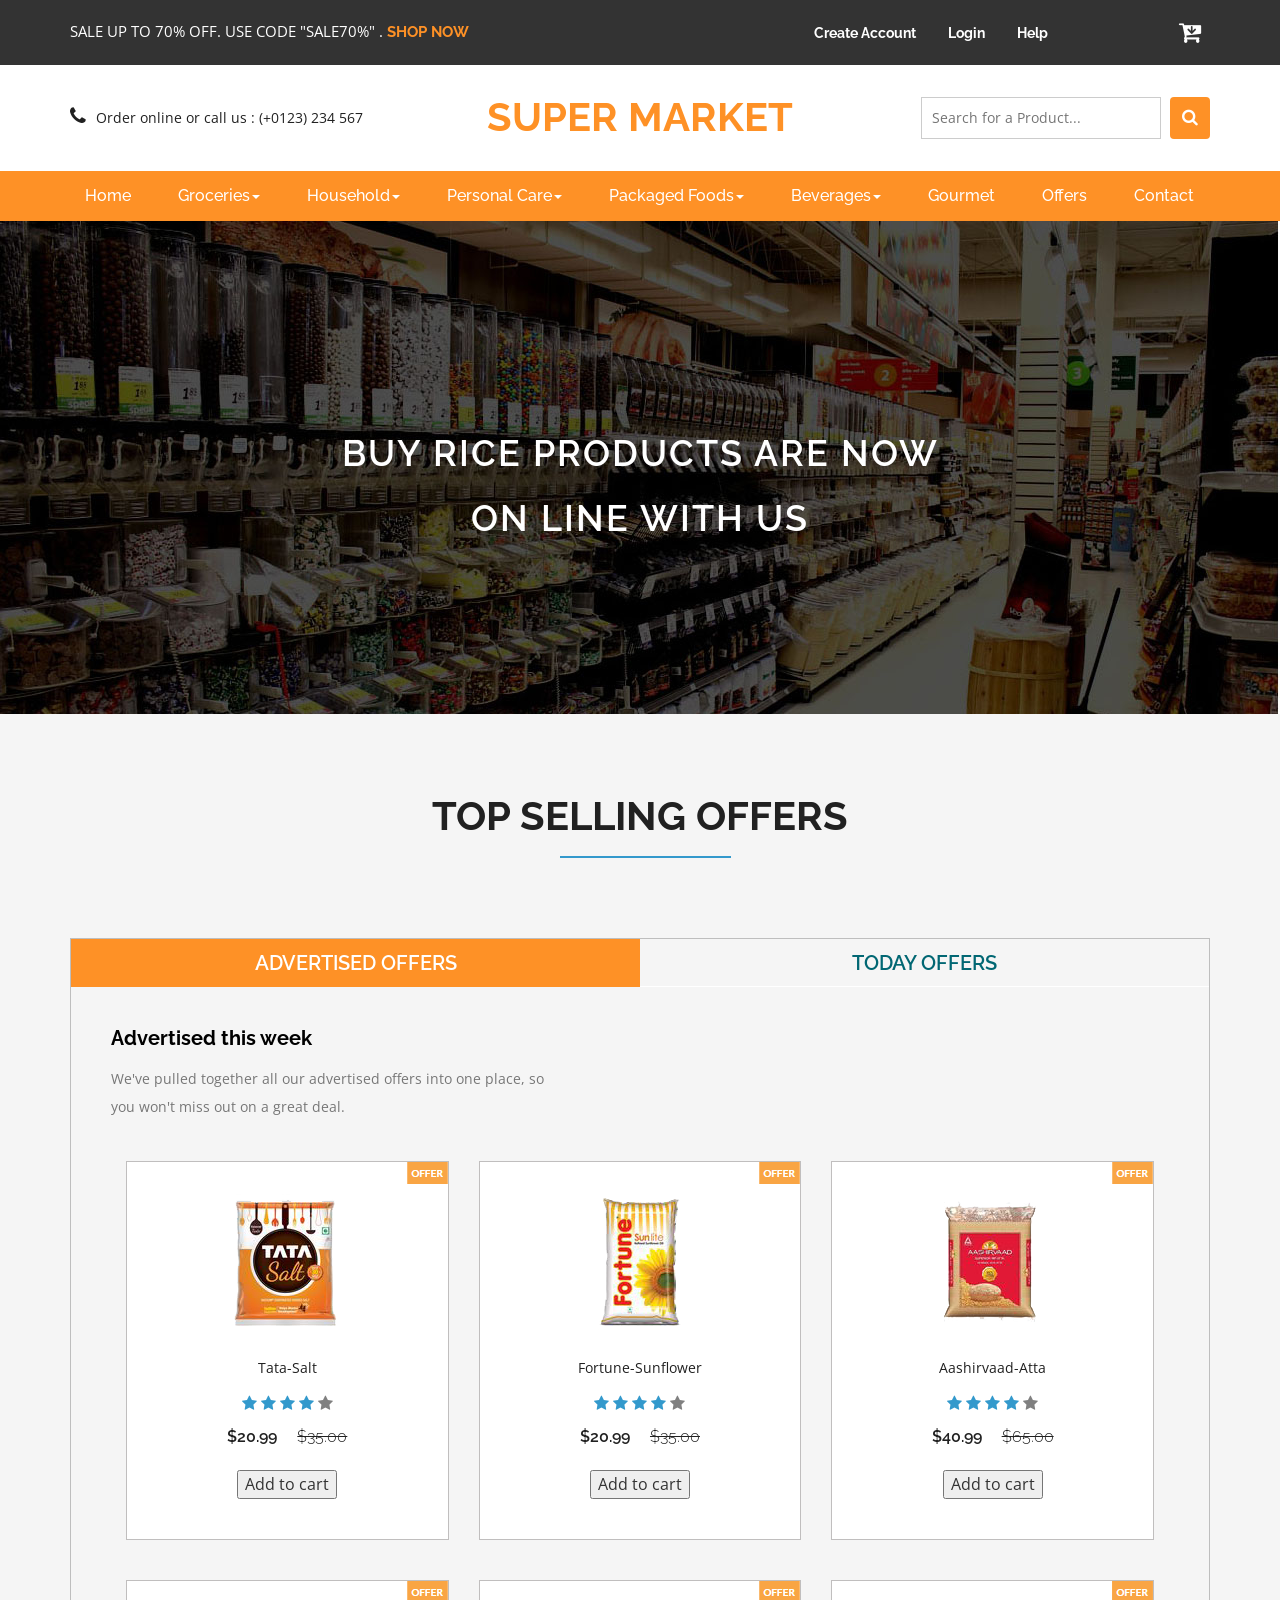
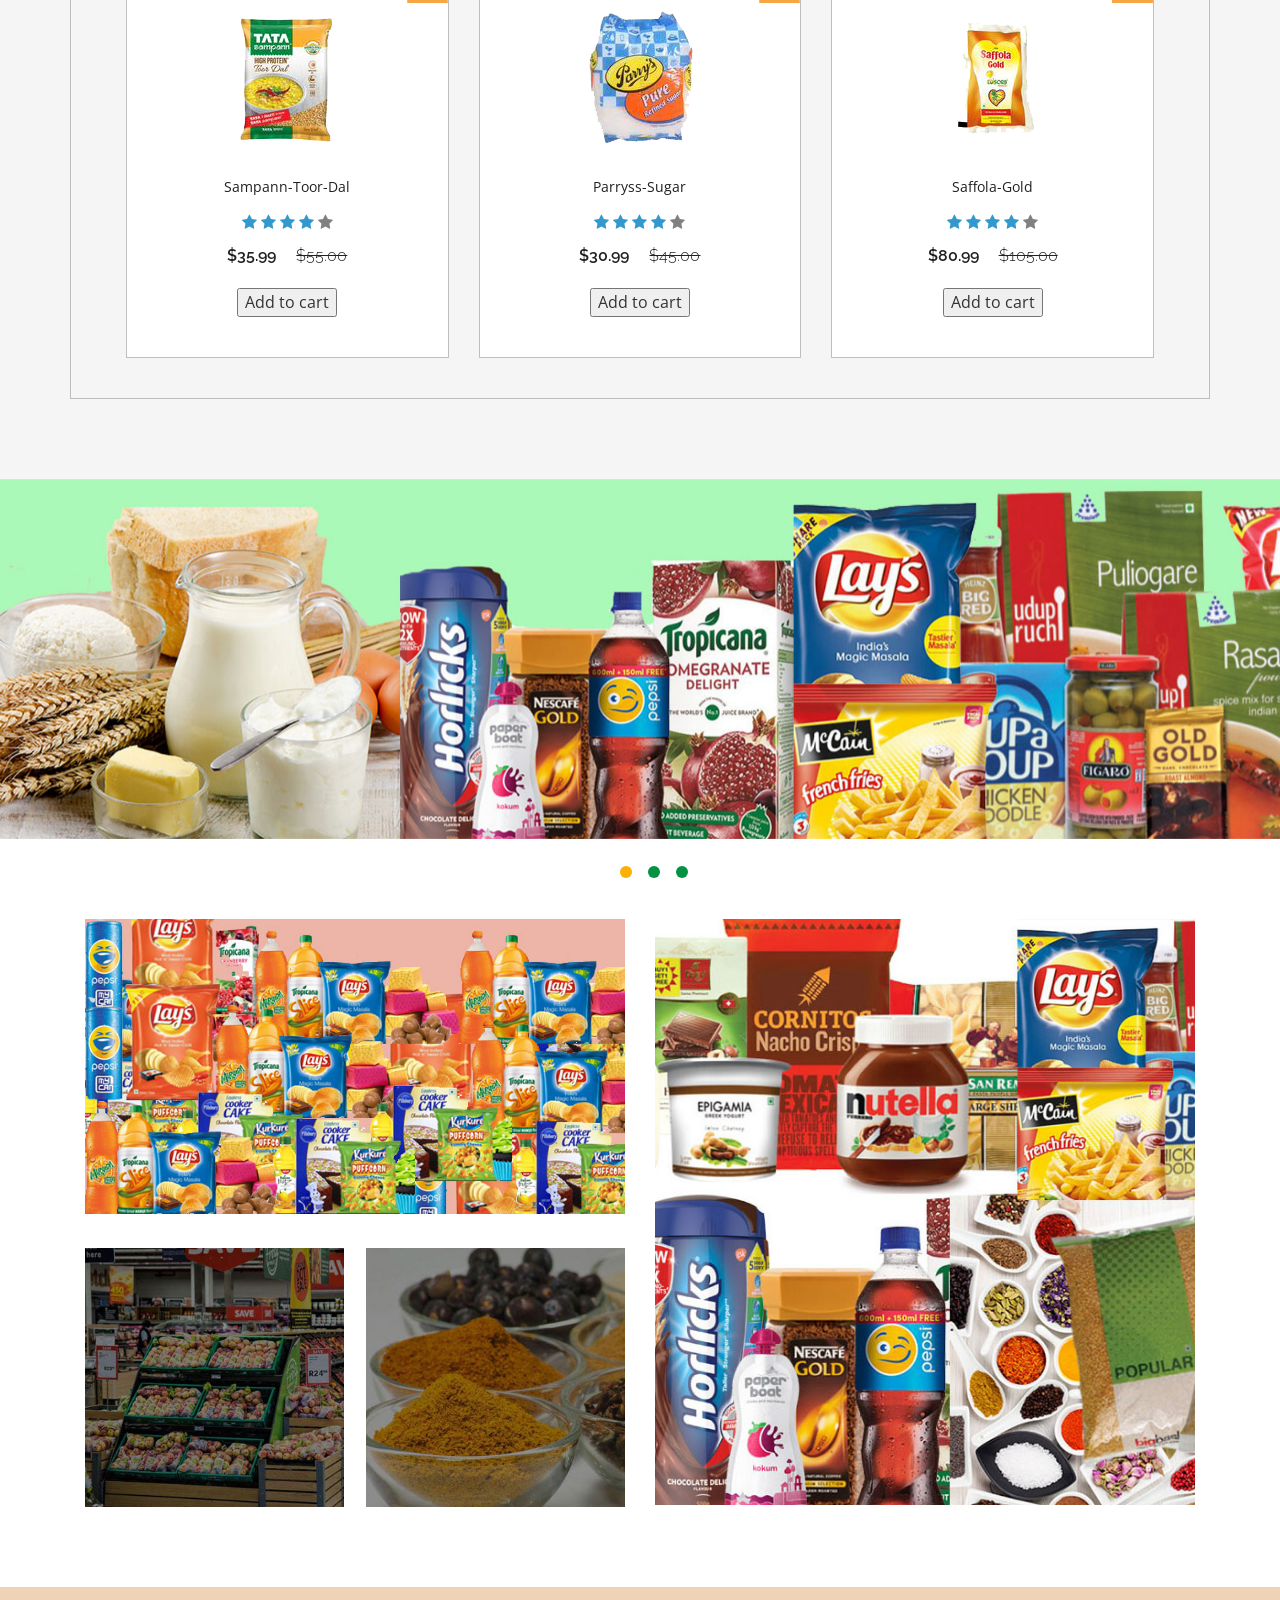
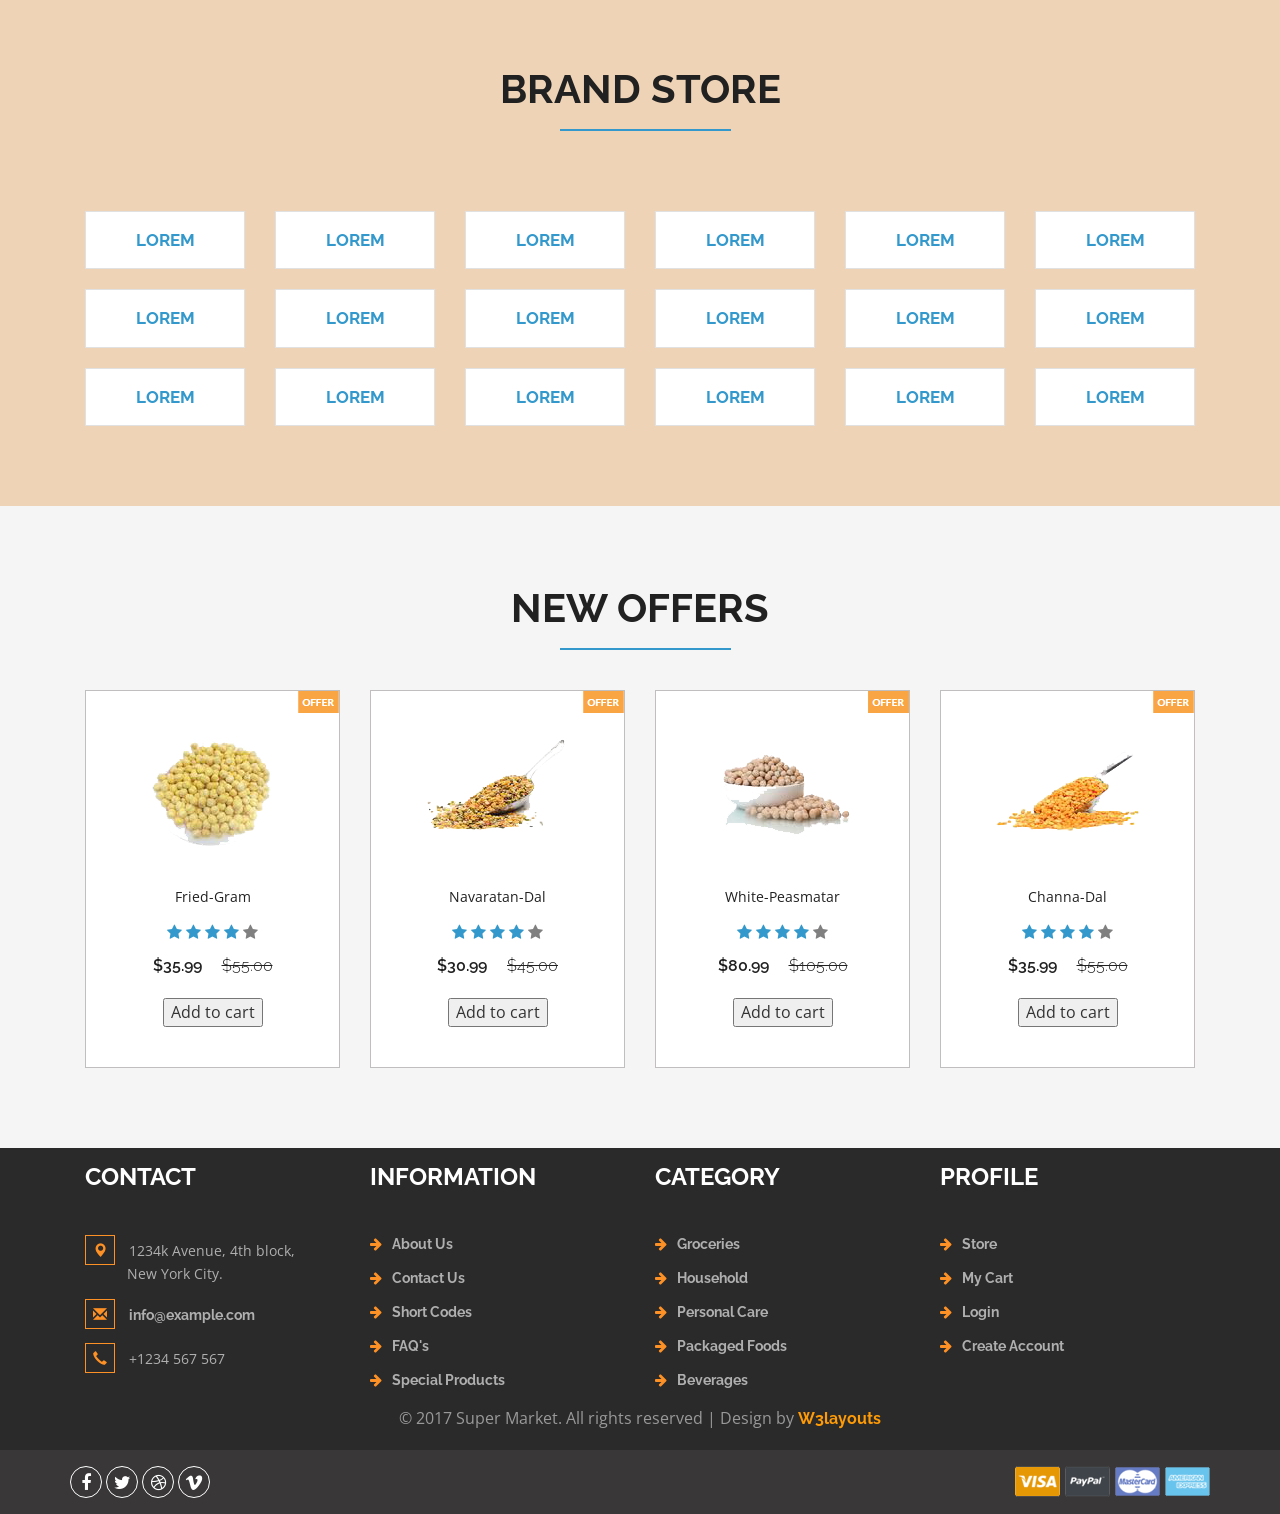
<file: public/web/index.html>
<!--
author: W3layouts
author URL: http://w3layouts.com
License: Creative Commons Attribution 3.0 Unported
License URL: http://creativecommons.org/licenses/by/3.0/
-->
<!DOCTYPE html>
<html>
<head>
<title>Super Market an Ecommerce Online Shopping Category Flat Bootstrap Responsive Website Template | Home :: w3layouts</title>
<!-- for-mobile-apps -->
<meta name="viewport" content="width=device-width, initial-scale=1">
<meta http-equiv="Content-Type" content="text/html; charset=utf-8" />
<meta name="keywords" content="Super Market Responsive web template, Bootstrap Web Templates, Flat Web Templates, Android Compatible web template, 
Smartphone Compatible web template, free webdesigns for Nokia, Samsung, LG, SonyEricsson, Motorola web design" />
<script type="application/x-javascript"> addEventListener("load", function() { setTimeout(hideURLbar, 0); }, false);
		function hideURLbar(){ window.scrollTo(0,1); } </script>
<!-- //for-mobile-apps -->
<link href="css/bootstrap.css" rel="stylesheet" type="text/css" media="all" />
<link href="css/style.css" rel="stylesheet" type="text/css" media="all" />
<!-- font-awesome icons -->
<link href="css/font-awesome.css" rel="stylesheet"> 
<!-- //font-awesome icons -->
<!-- js -->
<script src="js/jquery-1.11.1.min.js"></script>
<!-- //js -->
<link href='//fonts.googleapis.com/css?family=Raleway:400,100,100italic,200,200italic,300,400italic,500,500italic,600,600italic,700,700italic,800,800italic,900,900italic' rel='stylesheet' type='text/css'>
<link href='//fonts.googleapis.com/css?family=Open+Sans:400,300,300italic,400italic,600,600italic,700,700italic,800,800italic' rel='stylesheet' type='text/css'>
<!-- start-smoth-scrolling -->
<script type="text/javascript" src="js/move-top.js"></script>
<script type="text/javascript" src="js/easing.js"></script>
<script type="text/javascript">
	jQuery(document).ready(function($) {
		$(".scroll").click(function(event){		
			event.preventDefault();
			$('html,body').animate({scrollTop:$(this.hash).offset().top},1000);
		});
	});
</script>
<!-- start-smoth-scrolling -->
</head>
	
<body>
<!-- header -->
	<div class="agileits_header">
		<div class="container">
			<div class="w3l_offers">
				<p>SALE UP TO 70% OFF. USE CODE "SALE70%" . <a href="products.html">SHOP NOW</a></p>
			</div>
			<div class="agile-login">
				<ul>
					<li><a href="registered.html"> Create Account </a></li>
					<li><a href="login.html">Login</a></li>
					<li><a href="contact.html">Help</a></li>
					
				</ul>
			</div>
			<div class="product_list_header">  
					<form action="#" method="post" class="last"> 
						<input type="hidden" name="cmd" value="_cart">
						<input type="hidden" name="display" value="1">
						<button class="w3view-cart" type="submit" name="submit" value=""><i class="fa fa-cart-arrow-down" aria-hidden="true"></i></button>
					</form>  
			</div>
			<div class="clearfix"> </div>
		</div>
	</div>

	<div class="logo_products">
		<div class="container">
		<div class="w3ls_logo_products_left1">
				<ul class="phone_email">
					<li><i class="fa fa-phone" aria-hidden="true"></i>Order online or call us : (+0123) 234 567</li>
					
				</ul>
			</div>
			<div class="w3ls_logo_products_left">
				<h1><a href="index.html">super Market</a></h1>
			</div>
		<div class="w3l_search">
			<form action="#" method="post">
				<input type="search" name="Search" placeholder="Search for a Product..." required="">
				<button type="submit" class="btn btn-default search" aria-label="Left Align">
					<i class="fa fa-search" aria-hidden="true"> </i>
				</button>
				<div class="clearfix"></div>
			</form>
		</div>
			
			<div class="clearfix"> </div>
		</div>
	</div>
<!-- //header -->
<!-- navigation -->
	<div class="navigation-agileits">
		<div class="container">
			<nav class="navbar navbar-default">
							<!-- Brand and toggle get grouped for better mobile display -->
							<div class="navbar-header nav_2">
								<button type="button" class="navbar-toggle collapsed navbar-toggle1" data-toggle="collapse" data-target="#bs-megadropdown-tabs">
									<span class="sr-only">Toggle navigation</span>
									<span class="icon-bar"></span>
									<span class="icon-bar"></span>
									<span class="icon-bar"></span>
								</button>
							</div> 
							<div class="collapse navbar-collapse" id="bs-megadropdown-tabs">
								<ul class="nav navbar-nav">
									<li class="active"><a href="index.html" class="act">Home</a></li>	
									<!-- Mega Menu -->
									<li class="dropdown">
										<a href="#" class="dropdown-toggle" data-toggle="dropdown">Groceries<b class="caret"></b></a>
										<ul class="dropdown-menu multi-column columns-3">
											<div class="row">
												<div class="multi-gd-img">
													<ul class="multi-column-dropdown">
														<h6>All Groceries</h6>
														<li><a href="groceries.html">Dals & Pulses</a></li>
														<li><a href="groceries.html">Almonds</a></li>
														<li><a href="groceries.html">Cashews</a></li>
														<li><a href="groceries.html">Dry Fruit</a></li>
														<li><a href="groceries.html"> Mukhwas </a></li>
														<li><a href="groceries.html">Rice & Rice Products</a></li>
													</ul>
												</div>	
												
											</div>
										</ul>
									</li>
									<li class="dropdown">
										<a href="#" class="dropdown-toggle" data-toggle="dropdown">Household<b class="caret"></b></a>
										<ul class="dropdown-menu multi-column columns-3">
											<div class="row">
												<div class="multi-gd-img">
													<ul class="multi-column-dropdown">
														<h6>All Household</h6>
														<li><a href="household.html">Cookware</a></li>
														<li><a href="household.html">Dust Pans</a></li>
														<li><a href="household.html">Scrubbers</a></li>
														<li><a href="household.html">Dust Cloth</a></li>
														<li><a href="household.html"> Mops </a></li>
														<li><a href="household.html">Kitchenware</a></li>
													</ul>
												</div>
												
												
											</div>
										</ul>
									</li>
									<li class="dropdown">
										<a href="#" class="dropdown-toggle" data-toggle="dropdown">Personal Care<b class="caret"></b></a>
										<ul class="dropdown-menu multi-column columns-3">
											<div class="row">
												<div class="multi-gd-img">
													<ul class="multi-column-dropdown">
														<h6>Baby Care</h6>
														<li><a href="personalcare.html">Baby Soap</a></li>
														<li><a href="personalcare.html">Baby Care Accessories</a></li>
														<li><a href="personalcare.html">Baby Oil & Shampoos</a></li>
														<li><a href="personalcare.html">Baby Creams & Lotion</a></li>
														<li><a href="personalcare.html"> Baby Powder</a></li>
														<li><a href="personalcare.html">Diapers & Wipes</a></li>
													</ul>
												</div>
												
											</div>
										</ul>
									</li>
									<li class="dropdown">
										<a href="#" class="dropdown-toggle" data-toggle="dropdown">Packaged Foods<b class="caret"></b></a>
										<ul class="dropdown-menu multi-column columns-3">
											<div class="row">
												<div class="multi-gd-img">
													<ul class="multi-column-dropdown">
														<h6>All Accessories</h6>
														<li><a href="packagedfoods.html">Baby Food</a></li>
														<li><a href="packagedfoods.html">Dessert Items</a></li>
														<li><a href="packagedfoods.html">Biscuits</a></li>
														<li><a href="packagedfoods.html">Breakfast Cereals</a></li>
														<li><a href="packagedfoods.html"> Canned Food </a></li>
														<li><a href="packagedfoods.html">Chocolates & Sweets</a></li>
													</ul>
												</div>
												
											
											</div>
										</ul>
									</li>
									<li class="dropdown">
										<a href="#" class="dropdown-toggle" data-toggle="dropdown">Beverages<b class="caret"></b></a>
										<ul class="dropdown-menu multi-column columns-3">
											<div class="row">
												<div class="multi-gd-img">
													<ul class="multi-column-dropdown">
														<h6>Tea & Coeffe</h6>
														<li><a href="beverages.html">Green Tea</a></li>
														<li><a href="beverages.html">Ground Coffee</a></li>
														<li><a href="beverages.html">Herbal Tea</a></li>
														<li><a href="beverages.html">Instant Coffee</a></li>
														<li><a href="beverages.html"> Tea </a></li>
														<li><a href="beverages.html">Tea Bags</a></li>
													</ul>
												</div>
							
											</div>
										</ul>
									</li>
									<li><a href="gourmet.html">Gourmet</a></li>
									<li><a href="offers.html">Offers</a></li>
									<li><a href="contact.html">Contact</a></li>
								</ul>
							</div>
							</nav>
			</div>
		</div>
		
<!-- //navigation -->
	<!-- main-slider -->
		<ul id="demo1">
			<li>
				<img src="images/11.jpg" alt="" />
				<!--Slider Description example-->
				<div class="slide-desc">
					<h3>Buy Rice Products Are Now On Line With Us</h3>
				</div>
			</li>
			<li>
				<img src="images/22.jpg" alt="" />
				  <div class="slide-desc">
					<h3>Whole Spices Products Are Now On Line With Us</h3>
				</div>
			</li>
			
			<li>
				<img src="images/44.jpg" alt="" />
				<div class="slide-desc">
					<h3>Whole Spices Products Are Now On Line With Us</h3>
				</div>
			</li>
		</ul>
	<!-- //main-slider -->
	<!-- //top-header and slider -->
	<!-- top-brands -->
	<div class="top-brands">
		<div class="container">
		<h2>Top selling offers</h2>
			<div class="grid_3 grid_5">
				<div class="bs-example bs-example-tabs" role="tabpanel" data-example-id="togglable-tabs">
					<ul id="myTab" class="nav nav-tabs" role="tablist">
						<li role="presentation" class="active"><a href="#expeditions" id="expeditions-tab" role="tab" data-toggle="tab" aria-controls="expeditions" aria-expanded="true">Advertised offers</a></li>
						<li role="presentation"><a href="#tours" role="tab" id="tours-tab" data-toggle="tab" aria-controls="tours">Today Offers</a></li>
					</ul>
					<div id="myTabContent" class="tab-content">
						<div role="tabpanel" class="tab-pane fade in active" id="expeditions" aria-labelledby="expeditions-tab">
							<div class="agile-tp">
								<h5>Advertised this week</h5>
								<p class="w3l-ad">We've pulled together all our advertised offers into one place, so you won't miss out on a great deal.</p>
							</div>
							<div class="agile_top_brands_grids">
								<div class="col-md-4 top_brand_left">
									<div class="hover14 column">
										<div class="agile_top_brand_left_grid">
											<div class="agile_top_brand_left_grid_pos">
												<img src="images/offer.png" alt=" " class="img-responsive" />
											</div>
											<div class="agile_top_brand_left_grid1">
												<figure>
													<div class="snipcart-item block" >
														<div class="snipcart-thumb">
															<a href="products.html"><img title=" " alt=" " src="images/1.png" /></a>		
															<p>Tata-salt</p>
															<div class="stars">
																<i class="fa fa-star blue-star" aria-hidden="true"></i>
																<i class="fa fa-star blue-star" aria-hidden="true"></i>
																<i class="fa fa-star blue-star" aria-hidden="true"></i>
																<i class="fa fa-star blue-star" aria-hidden="true"></i>
																<i class="fa fa-star gray-star" aria-hidden="true"></i>
															</div>
															<h4>$20.99 <span>$35.00</span></h4>
														</div>
														<div class="snipcart-details top_brand_home_details">
															<form action="#" method="post">
																<fieldset>
																	<input type="hidden" name="cmd" value="_cart" />
																	<input type="hidden" name="add" value="1" />
																	<input type="hidden" name="business" value=" " />
																	<input type="hidden" name="item_name" value="Fortune Sunflower Oil" />
																	<input type="hidden" name="amount" value="20.99" />
																	<input type="hidden" name="discount_amount" value="1.00" />
																	<input type="hidden" name="currency_code" value="USD" />
																	<input type="hidden" name="return" value=" " />
																	<input type="hidden" name="cancel_return" value=" " />
																	<input type="submit" name="submit" value="Add to cart" class="button" />
																</fieldset>
															</form>
														</div>
													</div>
												</figure>
											</div>
										</div>
									</div>
								</div>
								<div class="col-md-4 top_brand_left">
									<div class="hover14 column">
										<div class="agile_top_brand_left_grid">
											<div class="agile_top_brand_left_grid_pos">
												<img src="images/offer.png" alt=" " class="img-responsive" />
											</div>
											<div class="agile_top_brand_left_grid1">
												<figure>
													<div class="snipcart-item block" >
														<div class="snipcart-thumb">
															<a href="products.html"><img title=" " alt=" " src="images/2.png" /></a>		
															<p>Fortune-sunflower</p>
															<div class="stars">
																<i class="fa fa-star blue-star" aria-hidden="true"></i>
																<i class="fa fa-star blue-star" aria-hidden="true"></i>
																<i class="fa fa-star blue-star" aria-hidden="true"></i>
																<i class="fa fa-star blue-star" aria-hidden="true"></i>
																<i class="fa fa-star gray-star" aria-hidden="true"></i>
															</div>
															<h4>$20.99 <span>$35.00</span></h4>
														</div>
														<div class="snipcart-details top_brand_home_details">
															<form action="#" method="post">
																<fieldset>
																	<input type="hidden" name="cmd" value="_cart" />
																	<input type="hidden" name="add" value="1" />
																	<input type="hidden" name="business" value=" " />
																	<input type="hidden" name="item_name" value="basmati rise" />
																	<input type="hidden" name="amount" value="20.99" />
																	<input type="hidden" name="discount_amount" value="1.00" />
																	<input type="hidden" name="currency_code" value="USD" />
																	<input type="hidden" name="return" value=" " />
																	<input type="hidden" name="cancel_return" value=" " />
																	<input type="submit" name="submit" value="Add to cart" class="button" />
																</fieldset>
															</form>
														</div>
													</div>
												</figure>
											</div>
										</div>
									</div>
								</div>
								<div class="col-md-4 top_brand_left">
									<div class="hover14 column">
										<div class="agile_top_brand_left_grid">
											<div class="agile_top_brand_left_grid_pos">
												<img src="images/offer.png" alt=" " class="img-responsive" />
											</div>
											<div class="agile_top_brand_left_grid1">
												<figure>
													<div class="snipcart-item block">
														<div class="snipcart-thumb">
															<a href="products.html"><img src="images/3.png" alt=" " class="img-responsive" /></a>
															<p>Aashirvaad-atta</p>
															<div class="stars">
																<i class="fa fa-star blue-star" aria-hidden="true"></i>
																<i class="fa fa-star blue-star" aria-hidden="true"></i>
																<i class="fa fa-star blue-star" aria-hidden="true"></i>
																<i class="fa fa-star blue-star" aria-hidden="true"></i>
																<i class="fa fa-star gray-star" aria-hidden="true"></i>
															</div>
															<h4>$40.99 <span>$65.00</span></h4>
														</div>
														<div class="snipcart-details top_brand_home_details">
															<form action="#" method="post">
																<fieldset>
																	<input type="hidden" name="cmd" value="_cart" />
																	<input type="hidden" name="add" value="1" />
																	<input type="hidden" name="business" value=" " />
																	<input type="hidden" name="item_name" value="Pepsi soft drink" />
																	<input type="hidden" name="amount" value="40.00" />
																	<input type="hidden" name="discount_amount" value="1.00" />
																	<input type="hidden" name="currency_code" value="USD" />
																	<input type="hidden" name="return" value=" " />
																	<input type="hidden" name="cancel_return" value=" " />
																	<input type="submit" name="submit" value="Add to cart" class="button" />
																</fieldset>
															</form>
														</div>
													</div>
												</figure>
											</div>
										</div>
									</div>
								</div>
								<div class="clearfix"> </div>
							</div>
							<div class="agile_top_brands_grids">
								<div class="col-md-4 top_brand_left">
									<div class="hover14 column">
										<div class="agile_top_brand_left_grid">
											<div class="agile_top_brand_left_grid_pos">
												<img src="images/offer.png" alt=" " class="img-responsive" />
											</div>
											<div class="agile_top_brand_left_grid1">
												<figure>
													<div class="snipcart-item block" >
														<div class="snipcart-thumb">
															<a href="products.html"><img title=" " alt=" " src="images/4.png" /></a>		
															<p>Sampann-toor-dal</p>
															<div class="stars">
																<i class="fa fa-star blue-star" aria-hidden="true"></i>
																<i class="fa fa-star blue-star" aria-hidden="true"></i>
																<i class="fa fa-star blue-star" aria-hidden="true"></i>
																<i class="fa fa-star blue-star" aria-hidden="true"></i>
																<i class="fa fa-star gray-star" aria-hidden="true"></i>
															</div>
															<h4>$35.99 <span>$55.00</span></h4>
														</div>
														<div class="snipcart-details top_brand_home_details">
															<form action="#" method="post">
																<fieldset>
																	<input type="hidden" name="cmd" value="_cart" />
																	<input type="hidden" name="add" value="1" />
																	<input type="hidden" name="business" value=" " />
																	<input type="hidden" name="item_name" value="Fortune Sunflower Oil" />
																	<input type="hidden" name="amount" value="35.99" />
																	<input type="hidden" name="discount_amount" value="1.00" />
																	<input type="hidden" name="currency_code" value="USD" />
																	<input type="hidden" name="return" value=" " />
																	<input type="hidden" name="cancel_return" value=" " />
																	<input type="submit" name="submit" value="Add to cart" class="button" />
																</fieldset>
															</form>
														</div>
													</div>
												</figure>
											</div>
										</div>
									</div>
								</div>
								<div class="col-md-4 top_brand_left">
									<div class="hover14 column">
										<div class="agile_top_brand_left_grid">
											<div class="agile_top_brand_left_grid_pos">
												<img src="images/offer.png" alt=" " class="img-responsive" />
											</div>
											<div class="agile_top_brand_left_grid1">
												<figure>
													<div class="snipcart-item block" >
														<div class="snipcart-thumb">
															<a href="products.html"><img title=" " alt=" " src="images/5.png" /></a>		
															<p>Parryss-sugar</p>
															<div class="stars">
																<i class="fa fa-star blue-star" aria-hidden="true"></i>
																<i class="fa fa-star blue-star" aria-hidden="true"></i>
																<i class="fa fa-star blue-star" aria-hidden="true"></i>
																<i class="fa fa-star blue-star" aria-hidden="true"></i>
																<i class="fa fa-star gray-star" aria-hidden="true"></i>
															</div>
															<h4>$30.99 <span>$45.00</span></h4>
														</div>
														<div class="snipcart-details top_brand_home_details">
															<form action="#" method="post">
																<fieldset>
																	<input type="hidden" name="cmd" value="_cart" />
																	<input type="hidden" name="add" value="1" />
																	<input type="hidden" name="business" value=" " />
																	<input type="hidden" name="item_name" value="basmati rise" />
																	<input type="hidden" name="amount" value="30.99" />
																	<input type="hidden" name="discount_amount" value="1.00" />
																	<input type="hidden" name="currency_code" value="USD" />
																	<input type="hidden" name="return" value=" " />
																	<input type="hidden" name="cancel_return" value=" " />
																	<input type="submit" name="submit" value="Add to cart" class="button" />
																</fieldset>
															</form>
														</div>
													</div>
												</figure>
											</div>
										</div>
									</div>
								</div>
								<div class="col-md-4 top_brand_left">
									<div class="hover14 column">
										<div class="agile_top_brand_left_grid">
											<div class="agile_top_brand_left_grid_pos">
												<img src="images/offer.png" alt=" " class="img-responsive" />
											</div>
											<div class="agile_top_brand_left_grid_pos">
												<img src="images/offer.png" alt=" " class="img-responsive" />
											</div>
											<div class="agile_top_brand_left_grid1">
												<figure>
													<div class="snipcart-item block">
														<div class="snipcart-thumb">
															<a href="products.html"><img src="images/6.png" alt=" " class="img-responsive" /></a>
															<p>Saffola-gold</p>
															<div class="stars">
																<i class="fa fa-star blue-star" aria-hidden="true"></i>
																<i class="fa fa-star blue-star" aria-hidden="true"></i>
																<i class="fa fa-star blue-star" aria-hidden="true"></i>
																<i class="fa fa-star blue-star" aria-hidden="true"></i>
																<i class="fa fa-star gray-star" aria-hidden="true"></i>
															</div>
															<h4>$80.99 <span>$105.00</span></h4>
														</div>
														<div class="snipcart-details top_brand_home_details">
															<form action="#" method="post">
																<fieldset>
																	<input type="hidden" name="cmd" value="_cart" />
																	<input type="hidden" name="add" value="1" />
																	<input type="hidden" name="business" value=" " />
																	<input type="hidden" name="item_name" value="Pepsi soft drink" />
																	<input type="hidden" name="amount" value="80.00" />
																	<input type="hidden" name="discount_amount" value="1.00" />
																	<input type="hidden" name="currency_code" value="USD" />
																	<input type="hidden" name="return" value=" " />
																	<input type="hidden" name="cancel_return" value=" " />
																	<input type="submit" name="submit" value="Add to cart" class="button" />
																</fieldset>
															</form>
														</div>
													</div>
												</figure>
											</div>
										</div>
									</div>
								</div>
								<div class="clearfix"> </div>
							</div>
						</div>
						<div role="tabpanel" class="tab-pane fade" id="tours" aria-labelledby="tours-tab">
							<div class="agile-tp">
								<h5>This week</h5>
								<p class="w3l-ad">We've pulled together all our advertised offers into one place, so you won't miss out on a great deal.</p>
							</div>
							<div class="agile_top_brands_grids">
								<div class="col-md-4 top_brand_left">
									<div class="hover14 column">
										<div class="agile_top_brand_left_grid">
											<div class="agile_top_brand_left_grid_pos">
												<img src="images/offer.png" alt=" " class="img-responsive" />
											</div>
											<div class="agile_top_brand_left_grid1">
												<figure>
													<div class="snipcart-item block" >
														<div class="snipcart-thumb">
															<a href="products.html"><img title=" " alt=" " src="images/7.png" /></a>		
															<p>Sona-masoori-rice</p>
															<div class="stars">
																<i class="fa fa-star blue-star" aria-hidden="true"></i>
																<i class="fa fa-star blue-star" aria-hidden="true"></i>
																<i class="fa fa-star blue-star" aria-hidden="true"></i>
																<i class="fa fa-star blue-star" aria-hidden="true"></i>
																<i class="fa fa-star gray-star" aria-hidden="true"></i>
															</div>
															<h4>$35.99 <span>$55.00</span></h4>
														</div>
														<div class="snipcart-details top_brand_home_details">
															<form action="#" method="post">
																<fieldset>
																	<input type="hidden" name="cmd" value="_cart" />
																	<input type="hidden" name="add" value="1" />
																	<input type="hidden" name="business" value=" " />
																	<input type="hidden" name="item_name" value="Fortune Sunflower Oil" />
																	<input type="hidden" name="amount" value="35.99" />
																	<input type="hidden" name="discount_amount" value="1.00" />
																	<input type="hidden" name="currency_code" value="USD" />
																	<input type="hidden" name="return" value=" " />
																	<input type="hidden" name="cancel_return" value=" " />
																	<input type="submit" name="submit" value="Add to cart" class="button" />
																</fieldset>
															</form>
														</div>
													</div>
												</figure>
											</div>
										</div>
									</div>
								</div>
								<div class="col-md-4 top_brand_left">
									<div class="hover14 column">
										<div class="agile_top_brand_left_grid">
											<div class="agile_top_brand_left_grid_pos">
												<img src="images/offer.png" alt=" " class="img-responsive" />
											</div>
											<div class="agile_top_brand_left_grid1">
												<figure>
													<div class="snipcart-item block" >
														<div class="snipcart-thumb">
															<a href="products.html"><img title=" " alt=" " src="images/8.png" /></a>		
															<p>Milky-mist-paneer</p>
															<div class="stars">
																<i class="fa fa-star blue-star" aria-hidden="true"></i>
																<i class="fa fa-star blue-star" aria-hidden="true"></i>
																<i class="fa fa-star blue-star" aria-hidden="true"></i>
																<i class="fa fa-star blue-star" aria-hidden="true"></i>
																<i class="fa fa-star gray-star" aria-hidden="true"></i>
															</div>
															<h4>$30.99 <span>$45.00</span></h4>
														</div>
														<div class="snipcart-details top_brand_home_details">
															<form action="#" method="post">
																<fieldset>
																	<input type="hidden" name="cmd" value="_cart" />
																	<input type="hidden" name="add" value="1" />
																	<input type="hidden" name="business" value=" " />
																	<input type="hidden" name="item_name" value="basmati rise" />
																	<input type="hidden" name="amount" value="30.99" />
																	<input type="hidden" name="discount_amount" value="1.00" />
																	<input type="hidden" name="currency_code" value="USD" />
																	<input type="hidden" name="return" value=" " />
																	<input type="hidden" name="cancel_return" value=" " />
																	<input type="submit" name="submit" value="Add to cart" class="button" />
																</fieldset>
															</form>
														</div>
													</div>
												</figure>
											</div>
										</div>
									</div>
								</div>
								<div class="col-md-4 top_brand_left">
									<div class="hover14 column">
										<div class="agile_top_brand_left_grid">
											<div class="agile_top_brand_left_grid_pos">
												<img src="images/offer.png" alt=" " class="img-responsive" />
											</div>
											<div class="agile_top_brand_left_grid_pos">
												<img src="images/offer.png" alt=" " class="img-responsive" />
											</div>
											<div class="agile_top_brand_left_grid1">
												<figure>
													<div class="snipcart-item block">
														<div class="snipcart-thumb">
															<a href="products.html"><img src="images/9.png" alt=" " class="img-responsive" /></a>
															<p>Basmati-Rice</p>
															<div class="stars">
																<i class="fa fa-star blue-star" aria-hidden="true"></i>
																<i class="fa fa-star blue-star" aria-hidden="true"></i>
																<i class="fa fa-star blue-star" aria-hidden="true"></i>
																<i class="fa fa-star blue-star" aria-hidden="true"></i>
																<i class="fa fa-star gray-star" aria-hidden="true"></i>
															</div>
															<h4>$80.99 <span>$105.00</span></h4>
														</div>
														<div class="snipcart-details top_brand_home_details">
															<form action="#" method="post">
																<fieldset>
																	<input type="hidden" name="cmd" value="_cart" />
																	<input type="hidden" name="add" value="1" />
																	<input type="hidden" name="business" value=" " />
																	<input type="hidden" name="item_name" value="Pepsi soft drink" />
																	<input type="hidden" name="amount" value="80.00" />
																	<input type="hidden" name="discount_amount" value="1.00" />
																	<input type="hidden" name="currency_code" value="USD" />
																	<input type="hidden" name="return" value=" " />
																	<input type="hidden" name="cancel_return" value=" " />
																	<input type="submit" name="submit" value="Add to cart" class="button" />
																</fieldset>
															</form>
														</div>
													</div>
												</figure>
											</div>
										</div>
									</div>
								</div>
								<div class="clearfix"> </div>
							</div>
							<div class="agile_top_brands_grids">
								<div class="col-md-4 top_brand_left">
									<div class="hover14 column">
										<div class="agile_top_brand_left_grid">
											<div class="agile_top_brand_left_grid_pos">
												<img src="images/offer.png" alt=" " class="img-responsive" />
											</div>
											<div class="agile_top_brand_left_grid1">
												<figure>
													<div class="snipcart-item block" >
														<div class="snipcart-thumb">
															<a href="products.html"><img title=" " alt=" " src="images/10.png" /></a>		
															<p>Fortune-sunflower</p>
															<div class="stars">
																<i class="fa fa-star blue-star" aria-hidden="true"></i>
																<i class="fa fa-star blue-star" aria-hidden="true"></i>
																<i class="fa fa-star blue-star" aria-hidden="true"></i>
																<i class="fa fa-star blue-star" aria-hidden="true"></i>
																<i class="fa fa-star gray-star" aria-hidden="true"></i>
															</div>
															<h4>$20.99 <span>$35.00</span></h4>
														</div>
														<div class="snipcart-details top_brand_home_details">
															<form action="#" method="post">
																<fieldset>
																	<input type="hidden" name="cmd" value="_cart" />
																	<input type="hidden" name="add" value="1" />
																	<input type="hidden" name="business" value=" " />
																	<input type="hidden" name="item_name" value="Fortune Sunflower Oil" />
																	<input type="hidden" name="amount" value="20.99" />
																	<input type="hidden" name="discount_amount" value="1.00" />
																	<input type="hidden" name="currency_code" value="USD" />
																	<input type="hidden" name="return" value=" " />
																	<input type="hidden" name="cancel_return" value=" " />
																	<input type="submit" name="submit" value="Add to cart" class="button" />
																</fieldset>
															</form>
														</div>
													</div>
												</figure>
											</div>
										</div>
									</div>
								</div>
								<div class="col-md-4 top_brand_left">
									<div class="hover14 column">
										<div class="agile_top_brand_left_grid">
											<div class="agile_top_brand_left_grid_pos">
												<img src="images/offer.png" alt=" " class="img-responsive" />
											</div>
											<div class="agile_top_brand_left_grid1">
												<figure>
													<div class="snipcart-item block" >
														<div class="snipcart-thumb">
															<a href="products.html"><img title=" " alt=" " src="images/12.png" /></a>		
															<p>Nestle-a-slim</p>
															<div class="stars">
																<i class="fa fa-star blue-star" aria-hidden="true"></i>
																<i class="fa fa-star blue-star" aria-hidden="true"></i>
																<i class="fa fa-star blue-star" aria-hidden="true"></i>
																<i class="fa fa-star blue-star" aria-hidden="true"></i>
																<i class="fa fa-star gray-star" aria-hidden="true"></i>
															</div>
															<h4>$20.99 <span>$35.00</span></h4>
														</div>
														<div class="snipcart-details top_brand_home_details">
															<form action="#" method="post">
																<fieldset>
																	<input type="hidden" name="cmd" value="_cart" />
																	<input type="hidden" name="add" value="1" />
																	<input type="hidden" name="business" value=" " />
																	<input type="hidden" name="item_name" value="basmati rise" />
																	<input type="hidden" name="amount" value="20.99" />
																	<input type="hidden" name="discount_amount" value="1.00" />
																	<input type="hidden" name="currency_code" value="USD" />
																	<input type="hidden" name="return" value=" " />
																	<input type="hidden" name="cancel_return" value=" " />
																	<input type="submit" name="submit" value="Add to cart" class="button" />
																</fieldset>
															</form>
														</div>
													</div>
												</figure>
											</div>
										</div>
									</div>
								</div>
								<div class="col-md-4 top_brand_left">
									<div class="hover14 column">
										<div class="agile_top_brand_left_grid">
											<div class="agile_top_brand_left_grid_pos">
												<img src="images/offer.png" alt=" " class="img-responsive" />
											</div>
											<div class="agile_top_brand_left_grid1">
												<figure>
													<div class="snipcart-item block">
														<div class="snipcart-thumb">
															<a href="products.html"><img src="images/13.png" alt=" " class="img-responsive" /></a>
															<p>Bread-sandwich</p>
															<div class="stars">
																<i class="fa fa-star blue-star" aria-hidden="true"></i>
																<i class="fa fa-star blue-star" aria-hidden="true"></i>
																<i class="fa fa-star blue-star" aria-hidden="true"></i>
																<i class="fa fa-star blue-star" aria-hidden="true"></i>
																<i class="fa fa-star gray-star" aria-hidden="true"></i>
															</div>
															<h4>$40.99 <span>$65.00</span></h4>
														</div>
														<div class="snipcart-details top_brand_home_details">
															<form action="#" method="post">
																<fieldset>
																	<input type="hidden" name="cmd" value="_cart" />
																	<input type="hidden" name="add" value="1" />
																	<input type="hidden" name="business" value=" " />
																	<input type="hidden" name="item_name" value="Pepsi soft drink" />
																	<input type="hidden" name="amount" value="40.00" />
																	<input type="hidden" name="discount_amount" value="1.00" />
																	<input type="hidden" name="currency_code" value="USD" />
																	<input type="hidden" name="return" value=" " />
																	<input type="hidden" name="cancel_return" value=" " />
																	<input type="submit" name="submit" value="Add to cart" class="button" />
																</fieldset>
															</form>
														</div>
													</div>
												</figure>
											</div>
										</div>
									</div>
								</div>
								<div class="clearfix"> </div>
							</div>
						</div>
					</div>
				</div>
			</div>
		</div>
	</div>
<!-- //top-brands -->
 <!-- Carousel
    ================================================== -->
    <div id="myCarousel" class="carousel slide" data-ride="carousel">
      <!-- Indicators -->
      <ol class="carousel-indicators">
        <li data-target="#myCarousel" data-slide-to="0" class="active"></li>
        <li data-target="#myCarousel" data-slide-to="1"></li>
        <li data-target="#myCarousel" data-slide-to="2"></li>
      </ol>
      <div class="carousel-inner" role="listbox">
        <div class="item active">
         <a href="beverages.html"> <img class="first-slide" src="images/b1.jpg" alt="First slide"></a>
       
        </div>
        <div class="item">
         <a href="personalcare.html"> <img class="second-slide " src="images/b3.jpg" alt="Second slide"></a>
         
        </div>
        <div class="item">
          <a href="household.html"><img class="third-slide " src="images/b1.jpg" alt="Third slide"></a>
          
        </div>
      </div>
    
    </div><!-- /.carousel -->	
<!--banner-bottom-->
				<div class="ban-bottom-w3l">
					<div class="container">
					<div class="col-md-6 ban-bottom3">
							<div class="ban-top">
								<img src="images/p2.jpg" class="img-responsive" alt=""/>
								
							</div>
							<div class="ban-img">
								<div class=" ban-bottom1">
									<div class="ban-top">
										<img src="images/p3.jpg" class="img-responsive" alt=""/>
										
									</div>
								</div>
								<div class="ban-bottom2">
									<div class="ban-top">
										<img src="images/p4.jpg" class="img-responsive" alt=""/>
										
									</div>
								</div>
								<div class="clearfix"></div>
							</div>
						</div>
						<div class="col-md-6 ban-bottom">
							<div class="ban-top">
								<img src="images/111.jpg" class="img-responsive" alt=""/>
								
								
							</div>
						</div>
						
						<div class="clearfix"></div>
					</div>
				</div>
<!--banner-bottom-->
<!--brands-->
	<div class="brands">
		<div class="container">
		<h3>Brand Store</h3>
			<div class="brands-agile">
				<div class="col-md-2 w3layouts-brand">
					<div class="brands-w3l">
						<p><a href="#">Lorem</a></p>
					</div>
				</div>
				<div class="col-md-2 w3layouts-brand">
					<div class="brands-w3l">
						<p><a href="#">Lorem</a></p>
					</div>
				</div>
				<div class="col-md-2 w3layouts-brand">
					<div class="brands-w3l">
						<p><a href="#">Lorem</a></p>
					</div>
				</div>
				
				<div class="col-md-2 w3layouts-brand">
					<div class="brands-w3l">
						<p><a href="#">Lorem</a></p>
					</div>
				</div>
				<div class="col-md-2 w3layouts-brand">
					<div class="brands-w3l">
						<p><a href="#">Lorem</a></p>
					</div>
				</div>
				<div class="col-md-2 w3layouts-brand">
					<div class="brands-w3l">
						<p><a href="#">Lorem</a></p>
					</div>
				</div>
				<div class="clearfix"></div>
			</div>
			<div class="brands-agile-1">
				<div class="col-md-2 w3layouts-brand">
					<div class="brands-w3l">
						<p><a href="#">Lorem</a></p>
					</div>
				</div>
				<div class="col-md-2 w3layouts-brand">
					<div class="brands-w3l">
						<p><a href="#">Lorem</a></p>
					</div>
				</div>
				<div class="col-md-2 w3layouts-brand">
					<div class="brands-w3l">
						<p><a href="#">Lorem</a></p>
					</div>
				</div>
				
				<div class="col-md-2 w3layouts-brand">
					<div class="brands-w3l">
						<p><a href="#">Lorem</a></p>
					</div>
				</div>
				<div class="col-md-2 w3layouts-brand">
					<div class="brands-w3l">
						<p><a href="#">Lorem</a></p>
					</div>
				</div>
				<div class="col-md-2 w3layouts-brand">
					<div class="brands-w3l">
						<p><a href="#">Lorem</a></p>
					</div>
				</div>
				<div class="clearfix"></div>
			</div>
			<div class="brands-agile-2">
				<div class="col-md-2 w3layouts-brand">
					<div class="brands-w3l">
						<p><a href="#">Lorem</a></p>
					</div>
				</div>
				<div class="col-md-2 w3layouts-brand">
					<div class="brands-w3l">
						<p><a href="#">Lorem</a></p>
					</div>
				</div>
				<div class="col-md-2 w3layouts-brand">
					<div class="brands-w3l">
						<p><a href="#">Lorem</a></p>
					</div>
				</div>
				
				<div class="col-md-2 w3layouts-brand">
					<div class="brands-w3l">
						<p><a href="#">Lorem</a></p>
					</div>
				</div>
				<div class="col-md-2 w3layouts-brand">
					<div class="brands-w3l">
						<p><a href="#">Lorem</a></p>
					</div>
				</div>
				<div class="col-md-2 w3layouts-brand">
					<div class="brands-w3l">
						<p><a href="#">Lorem</a></p>
					</div>
				</div>
				<div class="clearfix"></div>
			</div>
		</div>
	</div>	
<!--//brands-->
<!-- new -->
	<div class="newproducts-w3agile">
		<div class="container">
			<h3>New offers</h3>
				<div class="agile_top_brands_grids">
					<div class="col-md-3 top_brand_left-1">
						<div class="hover14 column">
							<div class="agile_top_brand_left_grid">
								<div class="agile_top_brand_left_grid_pos">
									<img src="images/offer.png" alt=" " class="img-responsive">
								</div>
								<div class="agile_top_brand_left_grid1">
									<figure>
										<div class="snipcart-item block">
											<div class="snipcart-thumb">
												<a href="products.html"><img title=" " alt=" " src="images/14.png"></a>		
												<p>Fried-gram</p>
												<div class="stars">
													<i class="fa fa-star blue-star" aria-hidden="true"></i>
													<i class="fa fa-star blue-star" aria-hidden="true"></i>
													<i class="fa fa-star blue-star" aria-hidden="true"></i>
													<i class="fa fa-star blue-star" aria-hidden="true"></i>
													<i class="fa fa-star gray-star" aria-hidden="true"></i>
												</div>
													<h4>$35.99 <span>$55.00</span></h4>
											</div>
											<div class="snipcart-details top_brand_home_details">
												<form action="#" method="post">
													<fieldset>
														<input type="hidden" name="cmd" value="_cart">
														<input type="hidden" name="add" value="1">
														<input type="hidden" name="business" value=" ">
														<input type="hidden" name="item_name" value="Fortune Sunflower Oil">
														<input type="hidden" name="amount" value="35.99">
														<input type="hidden" name="discount_amount" value="1.00">
														<input type="hidden" name="currency_code" value="USD">
														<input type="hidden" name="return" value=" ">
														<input type="hidden" name="cancel_return" value=" ">
														<input type="submit" name="submit" value="Add to cart" class="button">
													</fieldset>
												</form>
											</div>
										</div>
									</figure>
								</div>
							</div>
						</div>
					</div>
					<div class="col-md-3 top_brand_left-1">
						<div class="hover14 column">
							<div class="agile_top_brand_left_grid">
								<div class="agile_top_brand_left_grid_pos">
									<img src="images/offer.png" alt=" " class="img-responsive">
								</div>
								<div class="agile_top_brand_left_grid1">
									<figure>
										<div class="snipcart-item block">
											<div class="snipcart-thumb">
												<a href="products.html"><img title=" " alt=" " src="images/15.png"></a>		
												<p>Navaratan-dal</p>
												<div class="stars">
													<i class="fa fa-star blue-star" aria-hidden="true"></i>
													<i class="fa fa-star blue-star" aria-hidden="true"></i>
													<i class="fa fa-star blue-star" aria-hidden="true"></i>
													<i class="fa fa-star blue-star" aria-hidden="true"></i>
													<i class="fa fa-star gray-star" aria-hidden="true"></i>
												</div>
													<h4>$30.99 <span>$45.00</span></h4>
											</div>
											<div class="snipcart-details top_brand_home_details">
												<form action="#" method="post">
													<fieldset>
														<input type="hidden" name="cmd" value="_cart">
															<input type="hidden" name="add" value="1">
															<input type="hidden" name="business" value=" ">
															<input type="hidden" name="item_name" value="basmati rise">
															<input type="hidden" name="amount" value="30.99">
															<input type="hidden" name="discount_amount" value="1.00">
															<input type="hidden" name="currency_code" value="USD">
															<input type="hidden" name="return" value=" ">
															<input type="hidden" name="cancel_return" value=" ">
															<input type="submit" name="submit" value="Add to cart" class="button">
													</fieldset>
												</form>
											</div>
										</div>
									</figure>
								</div>
							</div>
						</div>
					</div>
					<div class="col-md-3 top_brand_left-1">
						<div class="hover14 column">
							<div class="agile_top_brand_left_grid">
								<div class="agile_top_brand_left_grid_pos">
									<img src="images/offer.png" alt=" " class="img-responsive">
								</div>
								<div class="agile_top_brand_left_grid_pos">
									<img src="images/offer.png" alt=" " class="img-responsive">
								</div>
								<div class="agile_top_brand_left_grid1">
									<figure>
										<div class="snipcart-item block">
											<div class="snipcart-thumb">
												<a href="products.html"><img src="images/16.png" alt=" " class="img-responsive"></a>
												<p>White-peasmatar</p>
												<div class="stars">
													<i class="fa fa-star blue-star" aria-hidden="true"></i>
													<i class="fa fa-star blue-star" aria-hidden="true"></i>
													<i class="fa fa-star blue-star" aria-hidden="true"></i>
													<i class="fa fa-star blue-star" aria-hidden="true"></i>
													<i class="fa fa-star gray-star" aria-hidden="true"></i>
												</div>
													<h4>$80.99 <span>$105.00</span></h4>
											</div>
											<div class="snipcart-details top_brand_home_details">
												<form action="#" method="post">
													<fieldset>
														<input type="hidden" name="cmd" value="_cart">
														<input type="hidden" name="add" value="1">
														<input type="hidden" name="business" value=" ">
														<input type="hidden" name="item_name" value="Pepsi soft drink">
														<input type="hidden" name="amount" value="80.00">
														<input type="hidden" name="discount_amount" value="1.00">
														<input type="hidden" name="currency_code" value="USD">
														<input type="hidden" name="return" value=" ">
														<input type="hidden" name="cancel_return" value=" ">
														<input type="submit" name="submit" value="Add to cart" class="button">
													</fieldset>
												</form>
											</div>
										</div>
									</figure>
								</div>
							</div>
						</div>
					</div>
					<div class="col-md-3 top_brand_left-1">
						<div class="hover14 column">
							<div class="agile_top_brand_left_grid">
								<div class="agile_top_brand_left_grid_pos">
									<img src="images/offer.png" alt=" " class="img-responsive">
								</div>
								<div class="agile_top_brand_left_grid1">
									<figure>
										<div class="snipcart-item block">
											<div class="snipcart-thumb">
												<a href="products.html"><img title=" " alt=" " src="images/17.png"></a>		
												<p>Channa-dal</p>
												<div class="stars">
													<i class="fa fa-star blue-star" aria-hidden="true"></i>
													<i class="fa fa-star blue-star" aria-hidden="true"></i>
													<i class="fa fa-star blue-star" aria-hidden="true"></i>
													<i class="fa fa-star blue-star" aria-hidden="true"></i>
													<i class="fa fa-star gray-star" aria-hidden="true"></i>
												</div>
													<h4>$35.99 <span>$55.00</span></h4>
											</div>
											<div class="snipcart-details top_brand_home_details">
												<form action="#" method="post">
													<fieldset>
														<input type="hidden" name="cmd" value="_cart">
														<input type="hidden" name="add" value="1">
														<input type="hidden" name="business" value=" ">
														<input type="hidden" name="item_name" value="Fortune Sunflower Oil">
														<input type="hidden" name="amount" value="35.99">
														<input type="hidden" name="discount_amount" value="1.00">
														<input type="hidden" name="currency_code" value="USD">
														<input type="hidden" name="return" value=" ">
														<input type="hidden" name="cancel_return" value=" ">
														<input type="submit" name="submit" value="Add to cart" class="button">
													</fieldset>
												</form>
											</div>
										</div>
									</figure>
								</div>
							</div>
						</div>
					</div>
						<div class="clearfix"> </div>
				</div>
		</div>
	</div>
<!-- //new -->
<!-- //footer -->
<div class="footer">
		<div class="container">
			<div class="w3_footer_grids">
				<div class="col-md-3 w3_footer_grid">
					<h3>Contact</h3>
					
					<ul class="address">
						<li><i class="glyphicon glyphicon-map-marker" aria-hidden="true"></i>1234k Avenue, 4th block, <span>New York City.</span></li>
						<li><i class="glyphicon glyphicon-envelope" aria-hidden="true"></i><a href="mailto:info@example.com">info@example.com</a></li>
						<li><i class="glyphicon glyphicon-earphone" aria-hidden="true"></i>+1234 567 567</li>
					</ul>
				</div>
				<div class="col-md-3 w3_footer_grid">
					<h3>Information</h3>
					<ul class="info"> 
						<li><i class="fa fa-arrow-right" aria-hidden="true"></i><a href="about.html">About Us</a></li>
						<li><i class="fa fa-arrow-right" aria-hidden="true"></i><a href="contact.html">Contact Us</a></li>
						<li><i class="fa fa-arrow-right" aria-hidden="true"></i><a href="short-codes.html">Short Codes</a></li>
						<li><i class="fa fa-arrow-right" aria-hidden="true"></i><a href="faq.html">FAQ's</a></li>
						<li><i class="fa fa-arrow-right" aria-hidden="true"></i><a href="products.html">Special Products</a></li>
					</ul>
				</div>
				<div class="col-md-3 w3_footer_grid">
					<h3>Category</h3>
					<ul class="info"> 
						<li><i class="fa fa-arrow-right" aria-hidden="true"></i><a href="groceries.html">Groceries</a></li>
						<li><i class="fa fa-arrow-right" aria-hidden="true"></i><a href="household.html">Household</a></li>
						<li><i class="fa fa-arrow-right" aria-hidden="true"></i><a href="personalcare.html">Personal Care</a></li>
						<li><i class="fa fa-arrow-right" aria-hidden="true"></i><a href="packagedfoods.html">Packaged Foods</a></li>
						<li><i class="fa fa-arrow-right" aria-hidden="true"></i><a href="beverages.html">Beverages</a></li>
					</ul>
				</div>
				<div class="col-md-3 w3_footer_grid">
					<h3>Profile</h3>
					<ul class="info"> 
						<li><i class="fa fa-arrow-right" aria-hidden="true"></i><a href="products.html">Store</a></li>
						<li><i class="fa fa-arrow-right" aria-hidden="true"></i><a href="checkout.html">My Cart</a></li>
						<li><i class="fa fa-arrow-right" aria-hidden="true"></i><a href="login.html">Login</a></li>
						<li><i class="fa fa-arrow-right" aria-hidden="true"></i><a href="registered.html">Create Account</a></li>
					</ul>
				</div>
				<div class="clearfix"> </div>
			</div>
		</div>
		
		<div class="footer-copy">
			
			<div class="container">
				<p>© 2017 Super Market. All rights reserved | Design by <a href="http://w3layouts.com/">W3layouts</a></p>
			</div>
		</div>
		
	</div>	
	<div class="footer-botm">
			<div class="container">
				<div class="w3layouts-foot">
					<ul>
						<li><a href="#" class="w3_agile_facebook"><i class="fa fa-facebook" aria-hidden="true"></i></a></li>
						<li><a href="#" class="agile_twitter"><i class="fa fa-twitter" aria-hidden="true"></i></a></li>
						<li><a href="#" class="w3_agile_dribble"><i class="fa fa-dribbble" aria-hidden="true"></i></a></li>
						<li><a href="#" class="w3_agile_vimeo"><i class="fa fa-vimeo" aria-hidden="true"></i></a></li>
					</ul>
				</div>
				<div class="payment-w3ls">	
					<img src="images/card.png" alt=" " class="img-responsive">
				</div>
				<div class="clearfix"> </div>
			</div>
		</div>
<!-- //footer -->	
<!-- Bootstrap Core JavaScript -->
<script src="js/bootstrap.min.js"></script>

<!-- top-header and slider -->
<!-- here stars scrolling icon -->
	<script type="text/javascript">
		$(document).ready(function() {
			/*
				var defaults = {
				containerID: 'toTop', // fading element id
				containerHoverID: 'toTopHover', // fading element hover id
				scrollSpeed: 1200,
				easingType: 'linear' 
				};
			*/
								
			$().UItoTop({ easingType: 'easeOutQuart' });
								
			});
	</script>
<!-- //here ends scrolling icon -->
<script src="js/minicart.min.js"></script>
<script>
	// Mini Cart
	paypal.minicart.render({
		action: '#'
	});

	if (~window.location.search.indexOf('reset=true')) {
		paypal.minicart.reset();
	}
</script>
<!-- main slider-banner -->
<script src="js/skdslider.min.js"></script>
<link href="css/skdslider.css" rel="stylesheet">
<script type="text/javascript">
		jQuery(document).ready(function(){
			jQuery('#demo1').skdslider({'delay':5000, 'animationSpeed': 2000,'showNextPrev':true,'showPlayButton':true,'autoSlide':true,'animationType':'fading'});
						
			jQuery('#responsive').change(function(){
			  $('#responsive_wrapper').width(jQuery(this).val());
			});
			
		});
</script>	
<!-- //main slider-banner --> 
</body>
</html>
</file>
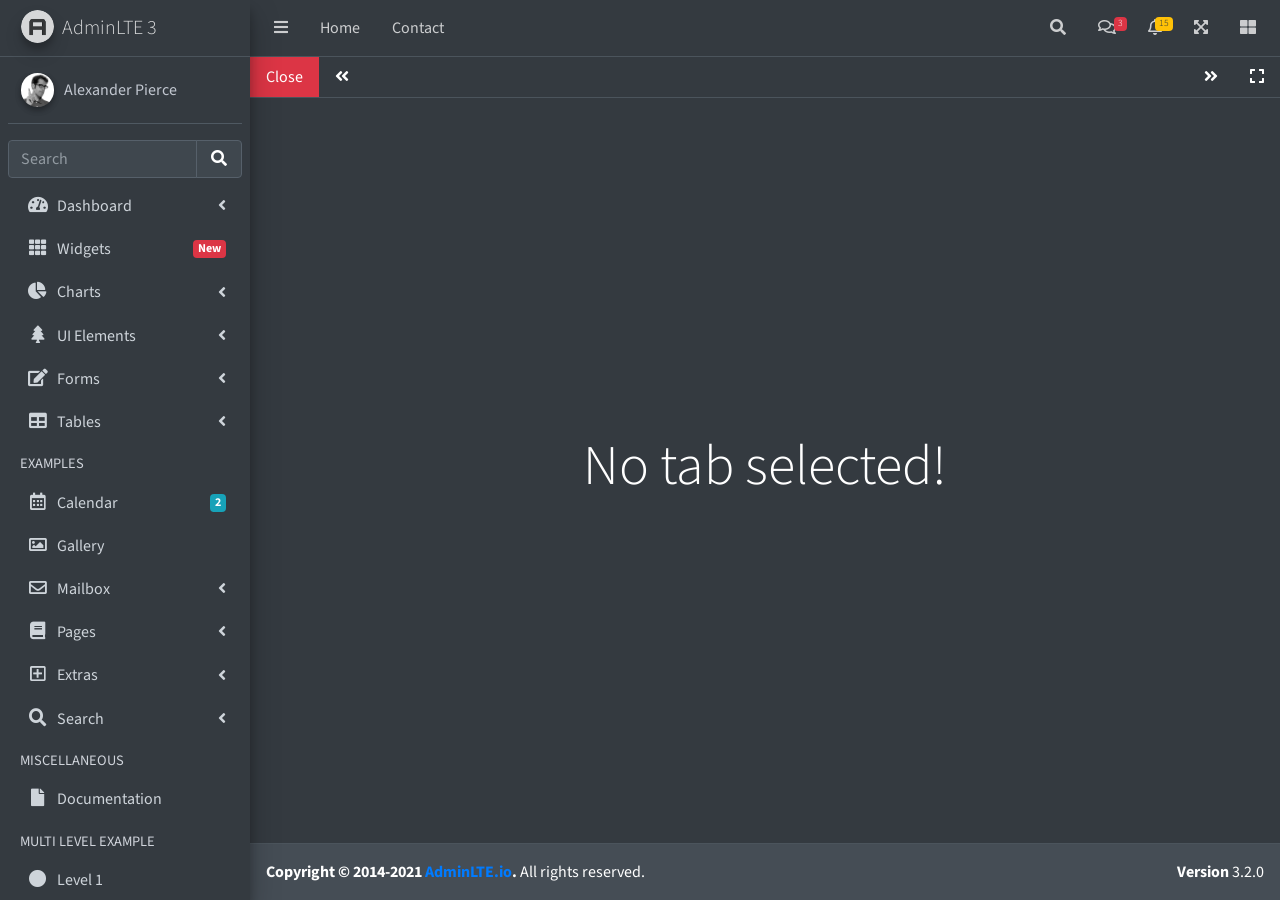
<file: public/admin-lte/iframe-dark.html>
<!DOCTYPE html>
<html lang="en">
<head>
  <meta charset="utf-8">
  <meta name="viewport" content="width=device-width, initial-scale=1">
  <title>AdminLTE 3 | Tabbed IFrames</title>

  <!-- Google Font: Source Sans Pro -->
  <link rel="stylesheet" href="https://fonts.googleapis.com/css?family=Source+Sans+Pro:300,400,400i,700&display=fallback">
  <!-- Font Awesome -->
  <link rel="stylesheet" href="plugins/fontawesome-free/css/all.min.css">
  <!-- Theme style -->
  <link rel="stylesheet" href="dist/css/adminlte.min.css">
  <!-- overlayScrollbars -->
  <link rel="stylesheet" href="plugins/overlayScrollbars/css/OverlayScrollbars.min.css">
</head>
<body class="hold-transition sidebar-mini layout-fixed dark-mode" data-panel-auto-height-mode="height">
<div class="wrapper">

  <!-- Navbar -->
  <nav class="main-header navbar navbar-expand navbar-dark">
    <!-- Left navbar links -->
    <ul class="navbar-nav">
      <li class="nav-item">
        <a class="nav-link" data-widget="pushmenu" href="#" role="button"><i class="fas fa-bars"></i></a>
      </li>
      <li class="nav-item d-none d-sm-inline-block">
        <a href="index3.html" class="nav-link">Home</a>
      </li>
      <li class="nav-item d-none d-sm-inline-block">
        <a href="#" class="nav-link">Contact</a>
      </li>
    </ul>

    <!-- Right navbar links -->
    <ul class="navbar-nav ml-auto">
      <!-- Navbar Search -->
      <li class="nav-item">
        <a class="nav-link" data-widget="navbar-search" href="#" role="button">
          <i class="fas fa-search"></i>
        </a>
        <div class="navbar-search-block">
          <form class="form-inline">
            <div class="input-group input-group-sm">
              <input class="form-control form-control-navbar" type="search" placeholder="Search" aria-label="Search">
              <div class="input-group-append">
                <button class="btn btn-navbar" type="submit">
                  <i class="fas fa-search"></i>
                </button>
                <button class="btn btn-navbar" type="button" data-widget="navbar-search">
                  <i class="fas fa-times"></i>
                </button>
              </div>
            </div>
          </form>
        </div>
      </li>

      <!-- Messages Dropdown Menu -->
      <li class="nav-item dropdown">
        <a class="nav-link" data-toggle="dropdown" href="#">
          <i class="far fa-comments"></i>
          <span class="badge badge-danger navbar-badge">3</span>
        </a>
        <div class="dropdown-menu dropdown-menu-lg dropdown-menu-right">
          <a href="#" class="dropdown-item">
            <!-- Message Start -->
            <div class="media">
              <img src="dist/img/user1-128x128.jpg" alt="User Avatar" class="img-size-50 mr-3 img-circle">
              <div class="media-body">
                <h3 class="dropdown-item-title">
                  Brad Diesel
                  <span class="float-right text-sm text-danger"><i class="fas fa-star"></i></span>
                </h3>
                <p class="text-sm">Call me whenever you can...</p>
                <p class="text-sm text-muted"><i class="far fa-clock mr-1"></i> 4 Hours Ago</p>
              </div>
            </div>
            <!-- Message End -->
          </a>
          <div class="dropdown-divider"></div>
          <a href="#" class="dropdown-item">
            <!-- Message Start -->
            <div class="media">
              <img src="dist/img/user8-128x128.jpg" alt="User Avatar" class="img-size-50 img-circle mr-3">
              <div class="media-body">
                <h3 class="dropdown-item-title">
                  John Pierce
                  <span class="float-right text-sm text-muted"><i class="fas fa-star"></i></span>
                </h3>
                <p class="text-sm">I got your message bro</p>
                <p class="text-sm text-muted"><i class="far fa-clock mr-1"></i> 4 Hours Ago</p>
              </div>
            </div>
            <!-- Message End -->
          </a>
          <div class="dropdown-divider"></div>
          <a href="#" class="dropdown-item">
            <!-- Message Start -->
            <div class="media">
              <img src="dist/img/user3-128x128.jpg" alt="User Avatar" class="img-size-50 img-circle mr-3">
              <div class="media-body">
                <h3 class="dropdown-item-title">
                  Nora Silvester
                  <span class="float-right text-sm text-warning"><i class="fas fa-star"></i></span>
                </h3>
                <p class="text-sm">The subject goes here</p>
                <p class="text-sm text-muted"><i class="far fa-clock mr-1"></i> 4 Hours Ago</p>
              </div>
            </div>
            <!-- Message End -->
          </a>
          <div class="dropdown-divider"></div>
          <a href="#" class="dropdown-item dropdown-footer">See All Messages</a>
        </div>
      </li>
      <!-- Notifications Dropdown Menu -->
      <li class="nav-item dropdown">
        <a class="nav-link" data-toggle="dropdown" href="#">
          <i class="far fa-bell"></i>
          <span class="badge badge-warning navbar-badge">15</span>
        </a>
        <div class="dropdown-menu dropdown-menu-lg dropdown-menu-right">
          <span class="dropdown-item dropdown-header">15 Notifications</span>
          <div class="dropdown-divider"></div>
          <a href="#" class="dropdown-item">
            <i class="fas fa-envelope mr-2"></i> 4 new messages
            <span class="float-right text-muted text-sm">3 mins</span>
          </a>
          <div class="dropdown-divider"></div>
          <a href="#" class="dropdown-item">
            <i class="fas fa-users mr-2"></i> 8 friend requests
            <span class="float-right text-muted text-sm">12 hours</span>
          </a>
          <div class="dropdown-divider"></div>
          <a href="#" class="dropdown-item">
            <i class="fas fa-file mr-2"></i> 3 new reports
            <span class="float-right text-muted text-sm">2 days</span>
          </a>
          <div class="dropdown-divider"></div>
          <a href="#" class="dropdown-item dropdown-footer">See All Notifications</a>
        </div>
      </li>
      <li class="nav-item">
        <a class="nav-link" data-widget="fullscreen" href="#" role="button">
          <i class="fas fa-expand-arrows-alt"></i>
        </a>
      </li>
      <li class="nav-item">
        <a class="nav-link" data-widget="control-sidebar" data-slide="true" href="#" role="button">
          <i class="fas fa-th-large"></i>
        </a>
      </li>
    </ul>
  </nav>
  <!-- /.navbar -->

  <!-- Main Sidebar Container -->
  <aside class="main-sidebar sidebar-dark-primary elevation-4">
    <!-- Brand Logo -->
    <a href="index3.html" class="brand-link">
      <img src="dist/img/AdminLTELogo.png" alt="AdminLTE Logo" class="brand-image img-circle elevation-3" style="opacity: .8">
      <span class="brand-text font-weight-light">AdminLTE 3</span>
    </a>

    <!-- Sidebar -->
    <div class="sidebar">
      <!-- Sidebar user panel (optional) -->
      <div class="user-panel mt-3 pb-3 mb-3 d-flex">
        <div class="image">
          <img src="dist/img/user2-160x160.jpg" class="img-circle elevation-2" alt="User Image">
        </div>
        <div class="info">
          <a href="#" class="d-block">Alexander Pierce</a>
        </div>
      </div>

      <!-- SidebarSearch Form -->
      <div class="form-inline">
        <div class="input-group" data-widget="sidebar-search">
          <input class="form-control form-control-sidebar" type="search" placeholder="Search" aria-label="Search">
          <div class="input-group-append">
            <button class="btn btn-sidebar">
              <i class="fas fa-search fa-fw"></i>
            </button>
          </div>
        </div>
      </div>

      <!-- Sidebar Menu -->
      <nav class="mt-2">
        <ul class="nav nav-pills nav-sidebar flex-column" data-widget="treeview" role="menu" data-accordion="false">
          <!-- Add icons to the links using the .nav-icon class
               with font-awesome or any other icon font library -->
          <li class="nav-item">
            <a href="#" class="nav-link">
              <i class="nav-icon fas fa-tachometer-alt"></i>
              <p>
                Dashboard
                <i class="right fas fa-angle-left"></i>
              </p>
            </a>
            <ul class="nav nav-treeview">
              <li class="nav-item">
                <a href="./index.html" class="nav-link">
                  <i class="far fa-circle nav-icon"></i>
                  <p>Dashboard v1</p>
                </a>
              </li>
              <li class="nav-item">
                <a href="./index2.html" class="nav-link">
                  <i class="far fa-circle nav-icon"></i>
                  <p>Dashboard v2</p>
                </a>
              </li>
              <li class="nav-item">
                <a href="./index3.html" class="nav-link">
                  <i class="far fa-circle nav-icon"></i>
                  <p>Dashboard v3</p>
                </a>
              </li>
            </ul>
          </li>
          <li class="nav-item">
            <a href="pages/widgets.html" class="nav-link">
              <i class="nav-icon fas fa-th"></i>
              <p>
                Widgets
                <span class="right badge badge-danger">New</span>
              </p>
            </a>
          </li>
          <li class="nav-item">
            <a href="#" class="nav-link">
              <i class="nav-icon fas fa-chart-pie"></i>
              <p>
                Charts
                <i class="right fas fa-angle-left"></i>
              </p>
            </a>
            <ul class="nav nav-treeview">
              <li class="nav-item">
                <a href="pages/charts/chartjs.html" class="nav-link">
                  <i class="far fa-circle nav-icon"></i>
                  <p>ChartJS</p>
                </a>
              </li>
              <li class="nav-item">
                <a href="pages/charts/flot.html" class="nav-link">
                  <i class="far fa-circle nav-icon"></i>
                  <p>Flot</p>
                </a>
              </li>
              <li class="nav-item">
                <a href="pages/charts/inline.html" class="nav-link">
                  <i class="far fa-circle nav-icon"></i>
                  <p>Inline</p>
                </a>
              </li>
            </ul>
          </li>
          <li class="nav-item">
            <a href="#" class="nav-link">
              <i class="nav-icon fas fa-tree"></i>
              <p>
                UI Elements
                <i class="fas fa-angle-left right"></i>
              </p>
            </a>
            <ul class="nav nav-treeview">
              <li class="nav-item">
                <a href="pages/UI/general.html" class="nav-link">
                  <i class="far fa-circle nav-icon"></i>
                  <p>General</p>
                </a>
              </li>
              <li class="nav-item">
                <a href="pages/UI/icons.html" class="nav-link">
                  <i class="far fa-circle nav-icon"></i>
                  <p>Icons</p>
                </a>
              </li>
              <li class="nav-item">
                <a href="pages/UI/buttons.html" class="nav-link">
                  <i class="far fa-circle nav-icon"></i>
                  <p>Buttons</p>
                </a>
              </li>
              <li class="nav-item">
                <a href="pages/UI/sliders.html" class="nav-link">
                  <i class="far fa-circle nav-icon"></i>
                  <p>Sliders</p>
                </a>
              </li>
              <li class="nav-item">
                <a href="pages/UI/modals.html" class="nav-link">
                  <i class="far fa-circle nav-icon"></i>
                  <p>Modals & Alerts</p>
                </a>
              </li>
              <li class="nav-item">
                <a href="pages/UI/navbar.html" class="nav-link">
                  <i class="far fa-circle nav-icon"></i>
                  <p>Navbar & Tabs</p>
                </a>
              </li>
              <li class="nav-item">
                <a href="pages/UI/timeline.html" class="nav-link">
                  <i class="far fa-circle nav-icon"></i>
                  <p>Timeline</p>
                </a>
              </li>
              <li class="nav-item">
                <a href="pages/UI/ribbons.html" class="nav-link">
                  <i class="far fa-circle nav-icon"></i>
                  <p>Ribbons</p>
                </a>
              </li>
            </ul>
          </li>
          <li class="nav-item">
            <a href="#" class="nav-link">
              <i class="nav-icon fas fa-edit"></i>
              <p>
                Forms
                <i class="fas fa-angle-left right"></i>
              </p>
            </a>
            <ul class="nav nav-treeview">
              <li class="nav-item">
                <a href="pages/forms/general.html" class="nav-link">
                  <i class="far fa-circle nav-icon"></i>
                  <p>General Elements</p>
                </a>
              </li>
              <li class="nav-item">
                <a href="pages/forms/advanced.html" class="nav-link">
                  <i class="far fa-circle nav-icon"></i>
                  <p>Advanced Elements</p>
                </a>
              </li>
              <li class="nav-item">
                <a href="pages/forms/editors.html" class="nav-link">
                  <i class="far fa-circle nav-icon"></i>
                  <p>Editors</p>
                </a>
              </li>
              <li class="nav-item">
                <a href="pages/forms/validation.html" class="nav-link">
                  <i class="far fa-circle nav-icon"></i>
                  <p>Validation</p>
                </a>
              </li>
            </ul>
          </li>
          <li class="nav-item">
            <a href="#" class="nav-link">
              <i class="nav-icon fas fa-table"></i>
              <p>
                Tables
                <i class="fas fa-angle-left right"></i>
              </p>
            </a>
            <ul class="nav nav-treeview">
              <li class="nav-item">
                <a href="pages/tables/simple.html" class="nav-link">
                  <i class="far fa-circle nav-icon"></i>
                  <p>Simple Tables</p>
                </a>
              </li>
              <li class="nav-item">
                <a href="pages/tables/data.html" class="nav-link">
                  <i class="far fa-circle nav-icon"></i>
                  <p>DataTables</p>
                </a>
              </li>
              <li class="nav-item">
                <a href="pages/tables/jsgrid.html" class="nav-link">
                  <i class="far fa-circle nav-icon"></i>
                  <p>jsGrid</p>
                </a>
              </li>
            </ul>
          </li>
          <li class="nav-header">EXAMPLES</li>
          <li class="nav-item">
            <a href="pages/calendar.html" class="nav-link">
              <i class="nav-icon far fa-calendar-alt"></i>
              <p>
                Calendar
                <span class="badge badge-info right">2</span>
              </p>
            </a>
          </li>
          <li class="nav-item">
            <a href="pages/gallery.html" class="nav-link">
              <i class="nav-icon far fa-image"></i>
              <p>
                Gallery
              </p>
            </a>
          </li>
          <li class="nav-item">
            <a href="#" class="nav-link">
              <i class="nav-icon far fa-envelope"></i>
              <p>
                Mailbox
                <i class="fas fa-angle-left right"></i>
              </p>
            </a>
            <ul class="nav nav-treeview">
              <li class="nav-item">
                <a href="pages/mailbox/mailbox.html" class="nav-link">
                  <i class="far fa-circle nav-icon"></i>
                  <p>Inbox</p>
                </a>
              </li>
              <li class="nav-item">
                <a href="pages/mailbox/compose.html" class="nav-link">
                  <i class="far fa-circle nav-icon"></i>
                  <p>Compose</p>
                </a>
              </li>
              <li class="nav-item">
                <a href="pages/mailbox/read-mail.html" class="nav-link">
                  <i class="far fa-circle nav-icon"></i>
                  <p>Read</p>
                </a>
              </li>
            </ul>
          </li>
          <li class="nav-item">
            <a href="#" class="nav-link">
              <i class="nav-icon fas fa-book"></i>
              <p>
                Pages
                <i class="fas fa-angle-left right"></i>
              </p>
            </a>
            <ul class="nav nav-treeview">
              <li class="nav-item">
                <a href="pages/examples/invoice.html" class="nav-link">
                  <i class="far fa-circle nav-icon"></i>
                  <p>Invoice</p>
                </a>
              </li>
              <li class="nav-item">
                <a href="pages/examples/profile.html" class="nav-link">
                  <i class="far fa-circle nav-icon"></i>
                  <p>Profile</p>
                </a>
              </li>
              <li class="nav-item">
                <a href="pages/examples/e-commerce.html" class="nav-link">
                  <i class="far fa-circle nav-icon"></i>
                  <p>E-commerce</p>
                </a>
              </li>
              <li class="nav-item">
                <a href="pages/examples/projects.html" class="nav-link">
                  <i class="far fa-circle nav-icon"></i>
                  <p>Projects</p>
                </a>
              </li>
              <li class="nav-item">
                <a href="pages/examples/project-add.html" class="nav-link">
                  <i class="far fa-circle nav-icon"></i>
                  <p>Project Add</p>
                </a>
              </li>
              <li class="nav-item">
                <a href="pages/examples/project-edit.html" class="nav-link">
                  <i class="far fa-circle nav-icon"></i>
                  <p>Project Edit</p>
                </a>
              </li>
              <li class="nav-item">
                <a href="pages/examples/project-detail.html" class="nav-link">
                  <i class="far fa-circle nav-icon"></i>
                  <p>Project Detail</p>
                </a>
              </li>
              <li class="nav-item">
                <a href="pages/examples/contacts.html" class="nav-link">
                  <i class="far fa-circle nav-icon"></i>
                  <p>Contacts</p>
                </a>
              </li>
              <li class="nav-item">
                <a href="pages/examples/faq.html" class="nav-link">
                  <i class="far fa-circle nav-icon"></i>
                  <p>FAQ</p>
                </a>
              </li>
              <li class="nav-item">
                <a href="pages/examples/contact-us.html" class="nav-link">
                  <i class="far fa-circle nav-icon"></i>
                  <p>Contact us</p>
                </a>
              </li>
            </ul>
          </li>
          <li class="nav-item">
            <a href="#" class="nav-link">
              <i class="nav-icon far fa-plus-square"></i>
              <p>
                Extras
                <i class="fas fa-angle-left right"></i>
              </p>
            </a>
            <ul class="nav nav-treeview">
              <li class="nav-item">
                <a href="#" class="nav-link">
                  <i class="far fa-circle nav-icon"></i>
                  <p>
                    Login & Register v1
                    <i class="fas fa-angle-left right"></i>
                  </p>
                </a>
                <ul class="nav nav-treeview">
                  <li class="nav-item">
                    <a href="pages/examples/login.html" class="nav-link">
                      <i class="far fa-circle nav-icon"></i>
                      <p>Login v1</p>
                    </a>
                  </li>
                  <li class="nav-item">
                    <a href="pages/examples/register.html" class="nav-link">
                      <i class="far fa-circle nav-icon"></i>
                      <p>Register v1</p>
                    </a>
                  </li>
                  <li class="nav-item">
                    <a href="pages/examples/forgot-password.html" class="nav-link">
                      <i class="far fa-circle nav-icon"></i>
                      <p>Forgot Password v1</p>
                    </a>
                  </li>
                  <li class="nav-item">
                    <a href="pages/examples/recover-password.html" class="nav-link">
                      <i class="far fa-circle nav-icon"></i>
                      <p>Recover Password v1</p>
                    </a>
                  </li>
                </ul>
              </li>
              <li class="nav-item">
                <a href="#" class="nav-link">
                  <i class="far fa-circle nav-icon"></i>
                  <p>
                    Login & Register v2
                    <i class="fas fa-angle-left right"></i>
                  </p>
                </a>
                <ul class="nav nav-treeview">
                  <li class="nav-item">
                    <a href="pages/examples/login-v2.html" class="nav-link">
                      <i class="far fa-circle nav-icon"></i>
                      <p>Login v2</p>
                    </a>
                  </li>
                  <li class="nav-item">
                    <a href="pages/examples/register-v2.html" class="nav-link">
                      <i class="far fa-circle nav-icon"></i>
                      <p>Register v2</p>
                    </a>
                  </li>
                  <li class="nav-item">
                    <a href="pages/examples/forgot-password-v2.html" class="nav-link">
                      <i class="far fa-circle nav-icon"></i>
                      <p>Forgot Password v2</p>
                    </a>
                  </li>
                  <li class="nav-item">
                    <a href="pages/examples/recover-password-v2.html" class="nav-link">
                      <i class="far fa-circle nav-icon"></i>
                      <p>Recover Password v2</p>
                    </a>
                  </li>
                </ul>
              </li>
              <li class="nav-item">
                <a href="pages/examples/lockscreen.html" class="nav-link">
                  <i class="far fa-circle nav-icon"></i>
                  <p>Lockscreen</p>
                </a>
              </li>
              <li class="nav-item">
                <a href="pages/examples/legacy-user-menu.html" class="nav-link">
                  <i class="far fa-circle nav-icon"></i>
                  <p>Legacy User Menu</p>
                </a>
              </li>
              <li class="nav-item">
                <a href="pages/examples/language-menu.html" class="nav-link">
                  <i class="far fa-circle nav-icon"></i>
                  <p>Language Menu</p>
                </a>
              </li>
              <li class="nav-item">
                <a href="pages/examples/404.html" class="nav-link">
                  <i class="far fa-circle nav-icon"></i>
                  <p>Error 404</p>
                </a>
              </li>
              <li class="nav-item">
                <a href="pages/examples/500.html" class="nav-link">
                  <i class="far fa-circle nav-icon"></i>
                  <p>Error 500</p>
                </a>
              </li>
              <li class="nav-item">
                <a href="pages/examples/pace.html" class="nav-link">
                  <i class="far fa-circle nav-icon"></i>
                  <p>Pace</p>
                </a>
              </li>
              <li class="nav-item">
                <a href="pages/examples/blank.html" class="nav-link">
                  <i class="far fa-circle nav-icon"></i>
                  <p>Blank Page</p>
                </a>
              </li>
              <li class="nav-item">
                <a href="starter.html" class="nav-link">
                  <i class="far fa-circle nav-icon"></i>
                  <p>Starter Page</p>
                </a>
              </li>
            </ul>
          </li>
          <li class="nav-item">
            <a href="#" class="nav-link">
              <i class="nav-icon fas fa-search"></i>
              <p>
                Search
                <i class="fas fa-angle-left right"></i>
              </p>
            </a>
            <ul class="nav nav-treeview">
              <li class="nav-item">
                <a href="pages/search/simple.html" class="nav-link">
                  <i class="far fa-circle nav-icon"></i>
                  <p>Simple Search</p>
                </a>
              </li>
              <li class="nav-item">
                <a href="pages/search/enhanced.html" class="nav-link">
                  <i class="far fa-circle nav-icon"></i>
                  <p>Enhanced</p>
                </a>
              </li>
            </ul>
          </li>
          <li class="nav-header">MISCELLANEOUS</li>
          <li class="nav-item">
            <a href="https://adminlte.io/docs/3.1/" class="nav-link">
              <i class="nav-icon fas fa-file"></i>
              <p>Documentation</p>
            </a>
          </li>
          <li class="nav-header">MULTI LEVEL EXAMPLE</li>
          <li class="nav-item">
            <a href="#" class="nav-link">
              <i class="fas fa-circle nav-icon"></i>
              <p>Level 1</p>
            </a>
          </li>
          <li class="nav-item">
            <a href="#" class="nav-link">
              <i class="nav-icon fas fa-circle"></i>
              <p>
                Level 1
                <i class="right fas fa-angle-left"></i>
              </p>
            </a>
            <ul class="nav nav-treeview">
              <li class="nav-item">
                <a href="#" class="nav-link">
                  <i class="far fa-circle nav-icon"></i>
                  <p>Level 2</p>
                </a>
              </li>
              <li class="nav-item">
                <a href="#" class="nav-link">
                  <i class="far fa-circle nav-icon"></i>
                  <p>
                    Level 2
                    <i class="right fas fa-angle-left"></i>
                  </p>
                </a>
                <ul class="nav nav-treeview">
                  <li class="nav-item">
                    <a href="#" class="nav-link">
                      <i class="far fa-dot-circle nav-icon"></i>
                      <p>Level 3</p>
                    </a>
                  </li>
                  <li class="nav-item">
                    <a href="#" class="nav-link">
                      <i class="far fa-dot-circle nav-icon"></i>
                      <p>Level 3</p>
                    </a>
                  </li>
                  <li class="nav-item">
                    <a href="#" class="nav-link">
                      <i class="far fa-dot-circle nav-icon"></i>
                      <p>Level 3</p>
                    </a>
                  </li>
                </ul>
              </li>
              <li class="nav-item">
                <a href="#" class="nav-link">
                  <i class="far fa-circle nav-icon"></i>
                  <p>Level 2</p>
                </a>
              </li>
            </ul>
          </li>
          <li class="nav-item">
            <a href="#" class="nav-link">
              <i class="fas fa-circle nav-icon"></i>
              <p>Level 1</p>
            </a>
          </li>
          <li class="nav-header">LABELS</li>
          <li class="nav-item">
            <a href="#" class="nav-link">
              <i class="nav-icon far fa-circle text-danger"></i>
              <p class="text">Important</p>
            </a>
          </li>
          <li class="nav-item">
            <a href="#" class="nav-link">
              <i class="nav-icon far fa-circle text-warning"></i>
              <p>Warning</p>
            </a>
          </li>
          <li class="nav-item">
            <a href="#" class="nav-link">
              <i class="nav-icon far fa-circle text-info"></i>
              <p>Informational</p>
            </a>
          </li>
        </ul>
      </nav>
      <!-- /.sidebar-menu -->
    </div>
    <!-- /.sidebar -->
  </aside>

  <!-- Content Wrapper. Contains page content -->
  <div class="content-wrapper iframe-mode bg-dark" data-widget="iframe" data-auto-dark-mode="true" data-loading-screen="750">
    <div class="nav navbar navbar-expand-lg navbar-dark border-bottom border-dark p-0">
      <a class="nav-link bg-danger" href="#" data-widget="iframe-close">Close</a>
      <a class="nav-link bg-dark" href="#" data-widget="iframe-scrollleft"><i class="fas fa-angle-double-left"></i></a>
      <ul class="navbar-nav" role="tablist">
      </ul>
      <a class="nav-link bg-dark" href="#" data-widget="iframe-scrollright"><i class="fas fa-angle-double-right"></i></a>
      <a class="nav-link bg-dark" href="#" data-widget="iframe-fullscreen"><i class="fas fa-expand"></i></a>
    </div>
    <div class="tab-content">
      <div class="tab-empty">
        <h2 class="display-4">No tab selected!</h2>
      </div>
      <div class="tab-loading">
        <div>
          <h2 class="display-4">Tab is loading <i class="fa fa-sync fa-spin"></i></h2>
        </div>
      </div>
    </div>
  </div>
    <!-- /.content-wrapper -->
  <footer class="main-footer dark-mode">
    <strong>Copyright &copy; 2014-2021 <a href="https://adminlte.io">AdminLTE.io</a>.</strong>
    All rights reserved.
    <div class="float-right d-none d-sm-inline-block">
      <b>Version</b> 3.2.0
    </div>
  </footer>

  <!-- Control Sidebar -->
  <aside class="control-sidebar control-sidebar-dark">
    <!-- Control sidebar content goes here -->
  </aside>
  <!-- /.control-sidebar -->
</div>
<!-- ./wrapper -->

<!-- jQuery -->
<script src="plugins/jquery/jquery.min.js"></script>
<!-- jQuery UI 1.11.4 -->
<script src="plugins/jquery-ui/jquery-ui.min.js"></script>
<!-- Resolve conflict in jQuery UI tooltip with Bootstrap tooltip -->
<script>
  $.widget.bridge('uibutton', $.ui.button)
</script>
<!-- Bootstrap 4 -->
<script src="plugins/bootstrap/js/bootstrap.bundle.min.js"></script>
<!-- overlayScrollbars -->
<script src="plugins/overlayScrollbars/js/jquery.overlayScrollbars.min.js"></script>
<!-- AdminLTE App -->
<script src="dist/js/adminlte.js"></script>
<!-- AdminLTE for demo purposes -->
<script src="dist/js/demo.js"></script>
</body>
</html>
</file>
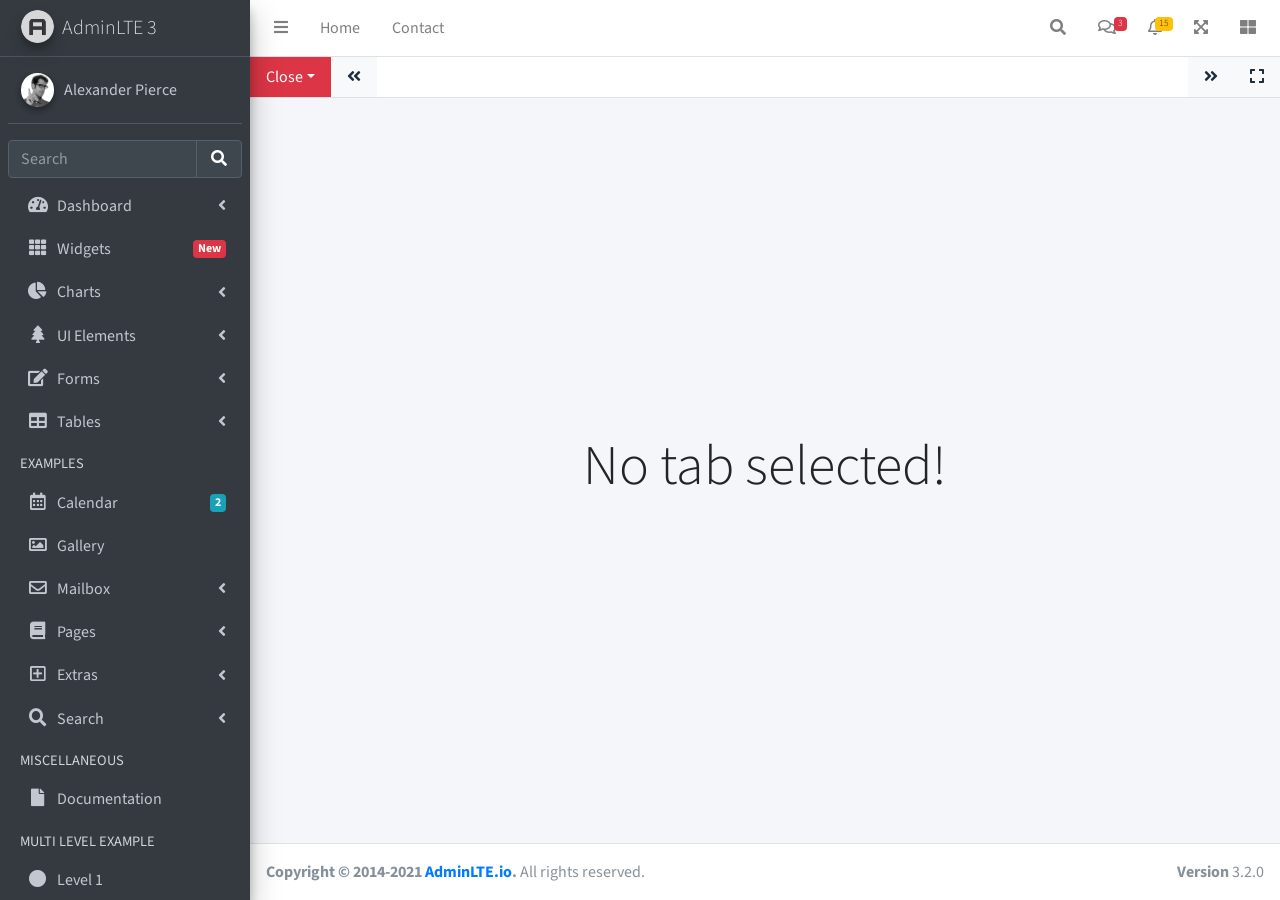
<file: public/admin-lte/iframe.html>
<!DOCTYPE html>
<html lang="en">
<head>
  <meta charset="utf-8">
  <meta name="viewport" content="width=device-width, initial-scale=1">
  <title>AdminLTE 3 | Tabbed IFrames</title>

  <!-- Google Font: Source Sans Pro -->
  <link rel="stylesheet" href="https://fonts.googleapis.com/css?family=Source+Sans+Pro:300,400,400i,700&display=fallback">
  <!-- Font Awesome -->
  <link rel="stylesheet" href="plugins/fontawesome-free/css/all.min.css">
  <!-- Theme style -->
  <link rel="stylesheet" href="dist/css/adminlte.min.css">
  <!-- overlayScrollbars -->
  <link rel="stylesheet" href="plugins/overlayScrollbars/css/OverlayScrollbars.min.css">
</head>
<body class="hold-transition sidebar-mini layout-fixed" data-panel-auto-height-mode="height">
<div class="wrapper">

  <!-- Navbar -->
  <nav class="main-header navbar navbar-expand navbar-white navbar-light">
    <!-- Left navbar links -->
    <ul class="navbar-nav">
      <li class="nav-item">
        <a class="nav-link" data-widget="pushmenu" href="#" role="button"><i class="fas fa-bars"></i></a>
      </li>
      <li class="nav-item d-none d-sm-inline-block">
        <a href="index3.html" class="nav-link">Home</a>
      </li>
      <li class="nav-item d-none d-sm-inline-block">
        <a href="#" class="nav-link">Contact</a>
      </li>
    </ul>

    <!-- Right navbar links -->
    <ul class="navbar-nav ml-auto">
      <!-- Navbar Search -->
      <li class="nav-item">
        <a class="nav-link" data-widget="navbar-search" href="#" role="button">
          <i class="fas fa-search"></i>
        </a>
        <div class="navbar-search-block">
          <form class="form-inline">
            <div class="input-group input-group-sm">
              <input class="form-control form-control-navbar" type="search" placeholder="Search" aria-label="Search">
              <div class="input-group-append">
                <button class="btn btn-navbar" type="submit">
                  <i class="fas fa-search"></i>
                </button>
                <button class="btn btn-navbar" type="button" data-widget="navbar-search">
                  <i class="fas fa-times"></i>
                </button>
              </div>
            </div>
          </form>
        </div>
      </li>

      <!-- Messages Dropdown Menu -->
      <li class="nav-item dropdown">
        <a class="nav-link" data-toggle="dropdown" href="#">
          <i class="far fa-comments"></i>
          <span class="badge badge-danger navbar-badge">3</span>
        </a>
        <div class="dropdown-menu dropdown-menu-lg dropdown-menu-right">
          <a href="#" class="dropdown-item">
            <!-- Message Start -->
            <div class="media">
              <img src="dist/img/user1-128x128.jpg" alt="User Avatar" class="img-size-50 mr-3 img-circle">
              <div class="media-body">
                <h3 class="dropdown-item-title">
                  Brad Diesel
                  <span class="float-right text-sm text-danger"><i class="fas fa-star"></i></span>
                </h3>
                <p class="text-sm">Call me whenever you can...</p>
                <p class="text-sm text-muted"><i class="far fa-clock mr-1"></i> 4 Hours Ago</p>
              </div>
            </div>
            <!-- Message End -->
          </a>
          <div class="dropdown-divider"></div>
          <a href="#" class="dropdown-item">
            <!-- Message Start -->
            <div class="media">
              <img src="dist/img/user8-128x128.jpg" alt="User Avatar" class="img-size-50 img-circle mr-3">
              <div class="media-body">
                <h3 class="dropdown-item-title">
                  John Pierce
                  <span class="float-right text-sm text-muted"><i class="fas fa-star"></i></span>
                </h3>
                <p class="text-sm">I got your message bro</p>
                <p class="text-sm text-muted"><i class="far fa-clock mr-1"></i> 4 Hours Ago</p>
              </div>
            </div>
            <!-- Message End -->
          </a>
          <div class="dropdown-divider"></div>
          <a href="#" class="dropdown-item">
            <!-- Message Start -->
            <div class="media">
              <img src="dist/img/user3-128x128.jpg" alt="User Avatar" class="img-size-50 img-circle mr-3">
              <div class="media-body">
                <h3 class="dropdown-item-title">
                  Nora Silvester
                  <span class="float-right text-sm text-warning"><i class="fas fa-star"></i></span>
                </h3>
                <p class="text-sm">The subject goes here</p>
                <p class="text-sm text-muted"><i class="far fa-clock mr-1"></i> 4 Hours Ago</p>
              </div>
            </div>
            <!-- Message End -->
          </a>
          <div class="dropdown-divider"></div>
          <a href="#" class="dropdown-item dropdown-footer">See All Messages</a>
        </div>
      </li>
      <!-- Notifications Dropdown Menu -->
      <li class="nav-item dropdown">
        <a class="nav-link" data-toggle="dropdown" href="#">
          <i class="far fa-bell"></i>
          <span class="badge badge-warning navbar-badge">15</span>
        </a>
        <div class="dropdown-menu dropdown-menu-lg dropdown-menu-right">
          <span class="dropdown-item dropdown-header">15 Notifications</span>
          <div class="dropdown-divider"></div>
          <a href="#" class="dropdown-item">
            <i class="fas fa-envelope mr-2"></i> 4 new messages
            <span class="float-right text-muted text-sm">3 mins</span>
          </a>
          <div class="dropdown-divider"></div>
          <a href="#" class="dropdown-item">
            <i class="fas fa-users mr-2"></i> 8 friend requests
            <span class="float-right text-muted text-sm">12 hours</span>
          </a>
          <div class="dropdown-divider"></div>
          <a href="#" class="dropdown-item">
            <i class="fas fa-file mr-2"></i> 3 new reports
            <span class="float-right text-muted text-sm">2 days</span>
          </a>
          <div class="dropdown-divider"></div>
          <a href="#" class="dropdown-item dropdown-footer">See All Notifications</a>
        </div>
      </li>
      <li class="nav-item">
        <a class="nav-link" data-widget="fullscreen" href="#" role="button">
          <i class="fas fa-expand-arrows-alt"></i>
        </a>
      </li>
      <li class="nav-item">
        <a class="nav-link" data-widget="control-sidebar" data-slide="true" href="#" role="button">
          <i class="fas fa-th-large"></i>
        </a>
      </li>
    </ul>
  </nav>
  <!-- /.navbar -->

  <!-- Main Sidebar Container -->
  <aside class="main-sidebar sidebar-dark-primary elevation-4">
    <!-- Brand Logo -->
    <a href="index3.html" class="brand-link">
      <img src="dist/img/AdminLTELogo.png" alt="AdminLTE Logo" class="brand-image img-circle elevation-3" style="opacity: .8">
      <span class="brand-text font-weight-light">AdminLTE 3</span>
    </a>

    <!-- Sidebar -->
    <div class="sidebar">
      <!-- Sidebar user panel (optional) -->
      <div class="user-panel mt-3 pb-3 mb-3 d-flex">
        <div class="image">
          <img src="dist/img/user2-160x160.jpg" class="img-circle elevation-2" alt="User Image">
        </div>
        <div class="info">
          <a href="#" class="d-block">Alexander Pierce</a>
        </div>
      </div>

      <!-- SidebarSearch Form -->
      <div class="form-inline">
        <div class="input-group" data-widget="sidebar-search">
          <input class="form-control form-control-sidebar" type="search" placeholder="Search" aria-label="Search">
          <div class="input-group-append">
            <button class="btn btn-sidebar">
              <i class="fas fa-search fa-fw"></i>
            </button>
          </div>
        </div>
      </div>

      <!-- Sidebar Menu -->
      <nav class="mt-2">
        <ul class="nav nav-pills nav-sidebar flex-column" data-widget="treeview" role="menu" data-accordion="false">
          <!-- Add icons to the links using the .nav-icon class
               with font-awesome or any other icon font library -->
          <li class="nav-item">
            <a href="#" class="nav-link">
              <i class="nav-icon fas fa-tachometer-alt"></i>
              <p>
                Dashboard
                <i class="right fas fa-angle-left"></i>
              </p>
            </a>
            <ul class="nav nav-treeview">
              <li class="nav-item">
                <a href="./index.html" class="nav-link">
                  <i class="far fa-circle nav-icon"></i>
                  <p>Dashboard v1</p>
                </a>
              </li>
              <li class="nav-item">
                <a href="./index2.html" class="nav-link">
                  <i class="far fa-circle nav-icon"></i>
                  <p>Dashboard v2</p>
                </a>
              </li>
              <li class="nav-item">
                <a href="./index3.html" class="nav-link">
                  <i class="far fa-circle nav-icon"></i>
                  <p>Dashboard v3</p>
                </a>
              </li>
            </ul>
          </li>
          <li class="nav-item">
            <a href="pages/widgets.html" class="nav-link">
              <i class="nav-icon fas fa-th"></i>
              <p>
                Widgets
                <span class="right badge badge-danger">New</span>
              </p>
            </a>
          </li>
          <li class="nav-item">
            <a href="#" class="nav-link">
              <i class="nav-icon fas fa-chart-pie"></i>
              <p>
                Charts
                <i class="right fas fa-angle-left"></i>
              </p>
            </a>
            <ul class="nav nav-treeview">
              <li class="nav-item">
                <a href="pages/charts/chartjs.html" class="nav-link">
                  <i class="far fa-circle nav-icon"></i>
                  <p>ChartJS</p>
                </a>
              </li>
              <li class="nav-item">
                <a href="pages/charts/flot.html" class="nav-link">
                  <i class="far fa-circle nav-icon"></i>
                  <p>Flot</p>
                </a>
              </li>
              <li class="nav-item">
                <a href="pages/charts/inline.html" class="nav-link">
                  <i class="far fa-circle nav-icon"></i>
                  <p>Inline</p>
                </a>
              </li>
            </ul>
          </li>
          <li class="nav-item">
            <a href="#" class="nav-link">
              <i class="nav-icon fas fa-tree"></i>
              <p>
                UI Elements
                <i class="fas fa-angle-left right"></i>
              </p>
            </a>
            <ul class="nav nav-treeview">
              <li class="nav-item">
                <a href="pages/UI/general.html" class="nav-link">
                  <i class="far fa-circle nav-icon"></i>
                  <p>General</p>
                </a>
              </li>
              <li class="nav-item">
                <a href="pages/UI/icons.html" class="nav-link">
                  <i class="far fa-circle nav-icon"></i>
                  <p>Icons</p>
                </a>
              </li>
              <li class="nav-item">
                <a href="pages/UI/buttons.html" class="nav-link">
                  <i class="far fa-circle nav-icon"></i>
                  <p>Buttons</p>
                </a>
              </li>
              <li class="nav-item">
                <a href="pages/UI/sliders.html" class="nav-link">
                  <i class="far fa-circle nav-icon"></i>
                  <p>Sliders</p>
                </a>
              </li>
              <li class="nav-item">
                <a href="pages/UI/modals.html" class="nav-link">
                  <i class="far fa-circle nav-icon"></i>
                  <p>Modals & Alerts</p>
                </a>
              </li>
              <li class="nav-item">
                <a href="pages/UI/navbar.html" class="nav-link">
                  <i class="far fa-circle nav-icon"></i>
                  <p>Navbar & Tabs</p>
                </a>
              </li>
              <li class="nav-item">
                <a href="pages/UI/timeline.html" class="nav-link">
                  <i class="far fa-circle nav-icon"></i>
                  <p>Timeline</p>
                </a>
              </li>
              <li class="nav-item">
                <a href="pages/UI/ribbons.html" class="nav-link">
                  <i class="far fa-circle nav-icon"></i>
                  <p>Ribbons</p>
                </a>
              </li>
            </ul>
          </li>
          <li class="nav-item">
            <a href="#" class="nav-link">
              <i class="nav-icon fas fa-edit"></i>
              <p>
                Forms
                <i class="fas fa-angle-left right"></i>
              </p>
            </a>
            <ul class="nav nav-treeview">
              <li class="nav-item">
                <a href="pages/forms/general.html" class="nav-link">
                  <i class="far fa-circle nav-icon"></i>
                  <p>General Elements</p>
                </a>
              </li>
              <li class="nav-item">
                <a href="pages/forms/advanced.html" class="nav-link">
                  <i class="far fa-circle nav-icon"></i>
                  <p>Advanced Elements</p>
                </a>
              </li>
              <li class="nav-item">
                <a href="pages/forms/editors.html" class="nav-link">
                  <i class="far fa-circle nav-icon"></i>
                  <p>Editors</p>
                </a>
              </li>
              <li class="nav-item">
                <a href="pages/forms/validation.html" class="nav-link">
                  <i class="far fa-circle nav-icon"></i>
                  <p>Validation</p>
                </a>
              </li>
            </ul>
          </li>
          <li class="nav-item">
            <a href="#" class="nav-link">
              <i class="nav-icon fas fa-table"></i>
              <p>
                Tables
                <i class="fas fa-angle-left right"></i>
              </p>
            </a>
            <ul class="nav nav-treeview">
              <li class="nav-item">
                <a href="pages/tables/simple.html" class="nav-link">
                  <i class="far fa-circle nav-icon"></i>
                  <p>Simple Tables</p>
                </a>
              </li>
              <li class="nav-item">
                <a href="pages/tables/data.html" class="nav-link">
                  <i class="far fa-circle nav-icon"></i>
                  <p>DataTables</p>
                </a>
              </li>
              <li class="nav-item">
                <a href="pages/tables/jsgrid.html" class="nav-link">
                  <i class="far fa-circle nav-icon"></i>
                  <p>jsGrid</p>
                </a>
              </li>
            </ul>
          </li>
          <li class="nav-header">EXAMPLES</li>
          <li class="nav-item">
            <a href="pages/calendar.html" class="nav-link">
              <i class="nav-icon far fa-calendar-alt"></i>
              <p>
                Calendar
                <span class="badge badge-info right">2</span>
              </p>
            </a>
          </li>
          <li class="nav-item">
            <a href="pages/gallery.html" class="nav-link">
              <i class="nav-icon far fa-image"></i>
              <p>
                Gallery
              </p>
            </a>
          </li>
          <li class="nav-item">
            <a href="#" class="nav-link">
              <i class="nav-icon far fa-envelope"></i>
              <p>
                Mailbox
                <i class="fas fa-angle-left right"></i>
              </p>
            </a>
            <ul class="nav nav-treeview">
              <li class="nav-item">
                <a href="pages/mailbox/mailbox.html" class="nav-link">
                  <i class="far fa-circle nav-icon"></i>
                  <p>Inbox</p>
                </a>
              </li>
              <li class="nav-item">
                <a href="pages/mailbox/compose.html" class="nav-link">
                  <i class="far fa-circle nav-icon"></i>
                  <p>Compose</p>
                </a>
              </li>
              <li class="nav-item">
                <a href="pages/mailbox/read-mail.html" class="nav-link">
                  <i class="far fa-circle nav-icon"></i>
                  <p>Read</p>
                </a>
              </li>
            </ul>
          </li>
          <li class="nav-item">
            <a href="#" class="nav-link">
              <i class="nav-icon fas fa-book"></i>
              <p>
                Pages
                <i class="fas fa-angle-left right"></i>
              </p>
            </a>
            <ul class="nav nav-treeview">
              <li class="nav-item">
                <a href="pages/examples/invoice.html" class="nav-link">
                  <i class="far fa-circle nav-icon"></i>
                  <p>Invoice</p>
                </a>
              </li>
              <li class="nav-item">
                <a href="pages/examples/profile.html" class="nav-link">
                  <i class="far fa-circle nav-icon"></i>
                  <p>Profile</p>
                </a>
              </li>
              <li class="nav-item">
                <a href="pages/examples/e-commerce.html" class="nav-link">
                  <i class="far fa-circle nav-icon"></i>
                  <p>E-commerce</p>
                </a>
              </li>
              <li class="nav-item">
                <a href="pages/examples/projects.html" class="nav-link">
                  <i class="far fa-circle nav-icon"></i>
                  <p>Projects</p>
                </a>
              </li>
              <li class="nav-item">
                <a href="pages/examples/project-add.html" class="nav-link">
                  <i class="far fa-circle nav-icon"></i>
                  <p>Project Add</p>
                </a>
              </li>
              <li class="nav-item">
                <a href="pages/examples/project-edit.html" class="nav-link">
                  <i class="far fa-circle nav-icon"></i>
                  <p>Project Edit</p>
                </a>
              </li>
              <li class="nav-item">
                <a href="pages/examples/project-detail.html" class="nav-link">
                  <i class="far fa-circle nav-icon"></i>
                  <p>Project Detail</p>
                </a>
              </li>
              <li class="nav-item">
                <a href="pages/examples/contacts.html" class="nav-link">
                  <i class="far fa-circle nav-icon"></i>
                  <p>Contacts</p>
                </a>
              </li>
              <li class="nav-item">
                <a href="pages/examples/faq.html" class="nav-link">
                  <i class="far fa-circle nav-icon"></i>
                  <p>FAQ</p>
                </a>
              </li>
              <li class="nav-item">
                <a href="pages/examples/contact-us.html" class="nav-link">
                  <i class="far fa-circle nav-icon"></i>
                  <p>Contact us</p>
                </a>
              </li>
            </ul>
          </li>
          <li class="nav-item">
            <a href="#" class="nav-link">
              <i class="nav-icon far fa-plus-square"></i>
              <p>
                Extras
                <i class="fas fa-angle-left right"></i>
              </p>
            </a>
            <ul class="nav nav-treeview">
              <li class="nav-item">
                <a href="#" class="nav-link">
                  <i class="far fa-circle nav-icon"></i>
                  <p>
                    Login & Register v1
                    <i class="fas fa-angle-left right"></i>
                  </p>
                </a>
                <ul class="nav nav-treeview">
                  <li class="nav-item">
                    <a href="pages/examples/login.html" class="nav-link">
                      <i class="far fa-circle nav-icon"></i>
                      <p>Login v1</p>
                    </a>
                  </li>
                  <li class="nav-item">
                    <a href="pages/examples/register.html" class="nav-link">
                      <i class="far fa-circle nav-icon"></i>
                      <p>Register v1</p>
                    </a>
                  </li>
                  <li class="nav-item">
                    <a href="pages/examples/forgot-password.html" class="nav-link">
                      <i class="far fa-circle nav-icon"></i>
                      <p>Forgot Password v1</p>
                    </a>
                  </li>
                  <li class="nav-item">
                    <a href="pages/examples/recover-password.html" class="nav-link">
                      <i class="far fa-circle nav-icon"></i>
                      <p>Recover Password v1</p>
                    </a>
                  </li>
                </ul>
              </li>
              <li class="nav-item">
                <a href="#" class="nav-link">
                  <i class="far fa-circle nav-icon"></i>
                  <p>
                    Login & Register v2
                    <i class="fas fa-angle-left right"></i>
                  </p>
                </a>
                <ul class="nav nav-treeview">
                  <li class="nav-item">
                    <a href="pages/examples/login-v2.html" class="nav-link">
                      <i class="far fa-circle nav-icon"></i>
                      <p>Login v2</p>
                    </a>
                  </li>
                  <li class="nav-item">
                    <a href="pages/examples/register-v2.html" class="nav-link">
                      <i class="far fa-circle nav-icon"></i>
                      <p>Register v2</p>
                    </a>
                  </li>
                  <li class="nav-item">
                    <a href="pages/examples/forgot-password-v2.html" class="nav-link">
                      <i class="far fa-circle nav-icon"></i>
                      <p>Forgot Password v2</p>
                    </a>
                  </li>
                  <li class="nav-item">
                    <a href="pages/examples/recover-password-v2.html" class="nav-link">
                      <i class="far fa-circle nav-icon"></i>
                      <p>Recover Password v2</p>
                    </a>
                  </li>
                </ul>
              </li>
              <li class="nav-item">
                <a href="pages/examples/lockscreen.html" class="nav-link">
                  <i class="far fa-circle nav-icon"></i>
                  <p>Lockscreen</p>
                </a>
              </li>
              <li class="nav-item">
                <a href="pages/examples/legacy-user-menu.html" class="nav-link">
                  <i class="far fa-circle nav-icon"></i>
                  <p>Legacy User Menu</p>
                </a>
              </li>
              <li class="nav-item">
                <a href="pages/examples/language-menu.html" class="nav-link">
                  <i class="far fa-circle nav-icon"></i>
                  <p>Language Menu</p>
                </a>
              </li>
              <li class="nav-item">
                <a href="pages/examples/404.html" class="nav-link">
                  <i class="far fa-circle nav-icon"></i>
                  <p>Error 404</p>
                </a>
              </li>
              <li class="nav-item">
                <a href="pages/examples/500.html" class="nav-link">
                  <i class="far fa-circle nav-icon"></i>
                  <p>Error 500</p>
                </a>
              </li>
              <li class="nav-item">
                <a href="pages/examples/pace.html" class="nav-link">
                  <i class="far fa-circle nav-icon"></i>
                  <p>Pace</p>
                </a>
              </li>
              <li class="nav-item">
                <a href="pages/examples/blank.html" class="nav-link">
                  <i class="far fa-circle nav-icon"></i>
                  <p>Blank Page</p>
                </a>
              </li>
              <li class="nav-item">
                <a href="starter.html" class="nav-link">
                  <i class="far fa-circle nav-icon"></i>
                  <p>Starter Page</p>
                </a>
              </li>
            </ul>
          </li>
          <li class="nav-item">
            <a href="#" class="nav-link">
              <i class="nav-icon fas fa-search"></i>
              <p>
                Search
                <i class="fas fa-angle-left right"></i>
              </p>
            </a>
            <ul class="nav nav-treeview">
              <li class="nav-item">
                <a href="pages/search/simple.html" class="nav-link">
                  <i class="far fa-circle nav-icon"></i>
                  <p>Simple Search</p>
                </a>
              </li>
              <li class="nav-item">
                <a href="pages/search/enhanced.html" class="nav-link">
                  <i class="far fa-circle nav-icon"></i>
                  <p>Enhanced</p>
                </a>
              </li>
            </ul>
          </li>
          <li class="nav-header">MISCELLANEOUS</li>
          <li class="nav-item">
            <a href="https://adminlte.io/docs/3.1/" class="nav-link">
              <i class="nav-icon fas fa-file"></i>
              <p>Documentation</p>
            </a>
          </li>
          <li class="nav-header">MULTI LEVEL EXAMPLE</li>
          <li class="nav-item">
            <a href="#" class="nav-link">
              <i class="fas fa-circle nav-icon"></i>
              <p>Level 1</p>
            </a>
          </li>
          <li class="nav-item">
            <a href="#" class="nav-link">
              <i class="nav-icon fas fa-circle"></i>
              <p>
                Level 1
                <i class="right fas fa-angle-left"></i>
              </p>
            </a>
            <ul class="nav nav-treeview">
              <li class="nav-item">
                <a href="#" class="nav-link">
                  <i class="far fa-circle nav-icon"></i>
                  <p>Level 2</p>
                </a>
              </li>
              <li class="nav-item">
                <a href="#" class="nav-link">
                  <i class="far fa-circle nav-icon"></i>
                  <p>
                    Level 2
                    <i class="right fas fa-angle-left"></i>
                  </p>
                </a>
                <ul class="nav nav-treeview">
                  <li class="nav-item">
                    <a href="#" class="nav-link">
                      <i class="far fa-dot-circle nav-icon"></i>
                      <p>Level 3</p>
                    </a>
                  </li>
                  <li class="nav-item">
                    <a href="#" class="nav-link">
                      <i class="far fa-dot-circle nav-icon"></i>
                      <p>Level 3</p>
                    </a>
                  </li>
                  <li class="nav-item">
                    <a href="#" class="nav-link">
                      <i class="far fa-dot-circle nav-icon"></i>
                      <p>Level 3</p>
                    </a>
                  </li>
                </ul>
              </li>
              <li class="nav-item">
                <a href="#" class="nav-link">
                  <i class="far fa-circle nav-icon"></i>
                  <p>Level 2</p>
                </a>
              </li>
            </ul>
          </li>
          <li class="nav-item">
            <a href="#" class="nav-link">
              <i class="fas fa-circle nav-icon"></i>
              <p>Level 1</p>
            </a>
          </li>
          <li class="nav-header">LABELS</li>
          <li class="nav-item">
            <a href="#" class="nav-link">
              <i class="nav-icon far fa-circle text-danger"></i>
              <p class="text">Important</p>
            </a>
          </li>
          <li class="nav-item">
            <a href="#" class="nav-link">
              <i class="nav-icon far fa-circle text-warning"></i>
              <p>Warning</p>
            </a>
          </li>
          <li class="nav-item">
            <a href="#" class="nav-link">
              <i class="nav-icon far fa-circle text-info"></i>
              <p>Informational</p>
            </a>
          </li>
        </ul>
      </nav>
      <!-- /.sidebar-menu -->
    </div>
    <!-- /.sidebar -->
  </aside>

  <!-- Content Wrapper. Contains page content -->
  <div class="content-wrapper iframe-mode" data-widget="iframe" data-loading-screen="750">
    <div class="nav navbar navbar-expand navbar-white navbar-light border-bottom p-0">
      <div class="nav-item dropdown">
        <a class="nav-link bg-danger dropdown-toggle" data-toggle="dropdown" href="#" role="button" aria-haspopup="true" aria-expanded="false">Close</a>
        <div class="dropdown-menu mt-0">
          <a class="dropdown-item" href="#" data-widget="iframe-close" data-type="all">Close All</a>
          <a class="dropdown-item" href="#" data-widget="iframe-close" data-type="all-other">Close All Other</a>
        </div>
      </div>
      <a class="nav-link bg-light" href="#" data-widget="iframe-scrollleft"><i class="fas fa-angle-double-left"></i></a>
      <ul class="navbar-nav overflow-hidden" role="tablist"></ul>
      <a class="nav-link bg-light" href="#" data-widget="iframe-scrollright"><i class="fas fa-angle-double-right"></i></a>
      <a class="nav-link bg-light" href="#" data-widget="iframe-fullscreen"><i class="fas fa-expand"></i></a>
    </div>
    <div class="tab-content">
      <div class="tab-empty">
        <h2 class="display-4">No tab selected!</h2>
      </div>
      <div class="tab-loading">
        <div>
          <h2 class="display-4">Tab is loading <i class="fa fa-sync fa-spin"></i></h2>
        </div>
      </div>
    </div>
  </div>
  <!-- /.content-wrapper -->
  <footer class="main-footer">
    <strong>Copyright &copy; 2014-2021 <a href="https://adminlte.io">AdminLTE.io</a>.</strong>
    All rights reserved.
    <div class="float-right d-none d-sm-inline-block">
      <b>Version</b> 3.2.0
    </div>
  </footer>

  <!-- Control Sidebar -->
  <aside class="control-sidebar control-sidebar-dark">
    <!-- Control sidebar content goes here -->
  </aside>
  <!-- /.control-sidebar -->
</div>
<!-- ./wrapper -->

<!-- jQuery -->
<script src="plugins/jquery/jquery.min.js"></script>
<!-- jQuery UI 1.11.4 -->
<script src="plugins/jquery-ui/jquery-ui.min.js"></script>
<!-- Resolve conflict in jQuery UI tooltip with Bootstrap tooltip -->
<script>
  $.widget.bridge('uibutton', $.ui.button)
</script>
<!-- Bootstrap 4 -->
<script src="plugins/bootstrap/js/bootstrap.bundle.min.js"></script>
<!-- overlayScrollbars -->
<script src="plugins/overlayScrollbars/js/jquery.overlayScrollbars.min.js"></script>
<!-- AdminLTE App -->
<script src="dist/js/adminlte.js"></script>
<!-- AdminLTE for demo purposes -->
<script src="dist/js/demo.js"></script>
</body>
</html>
</file>
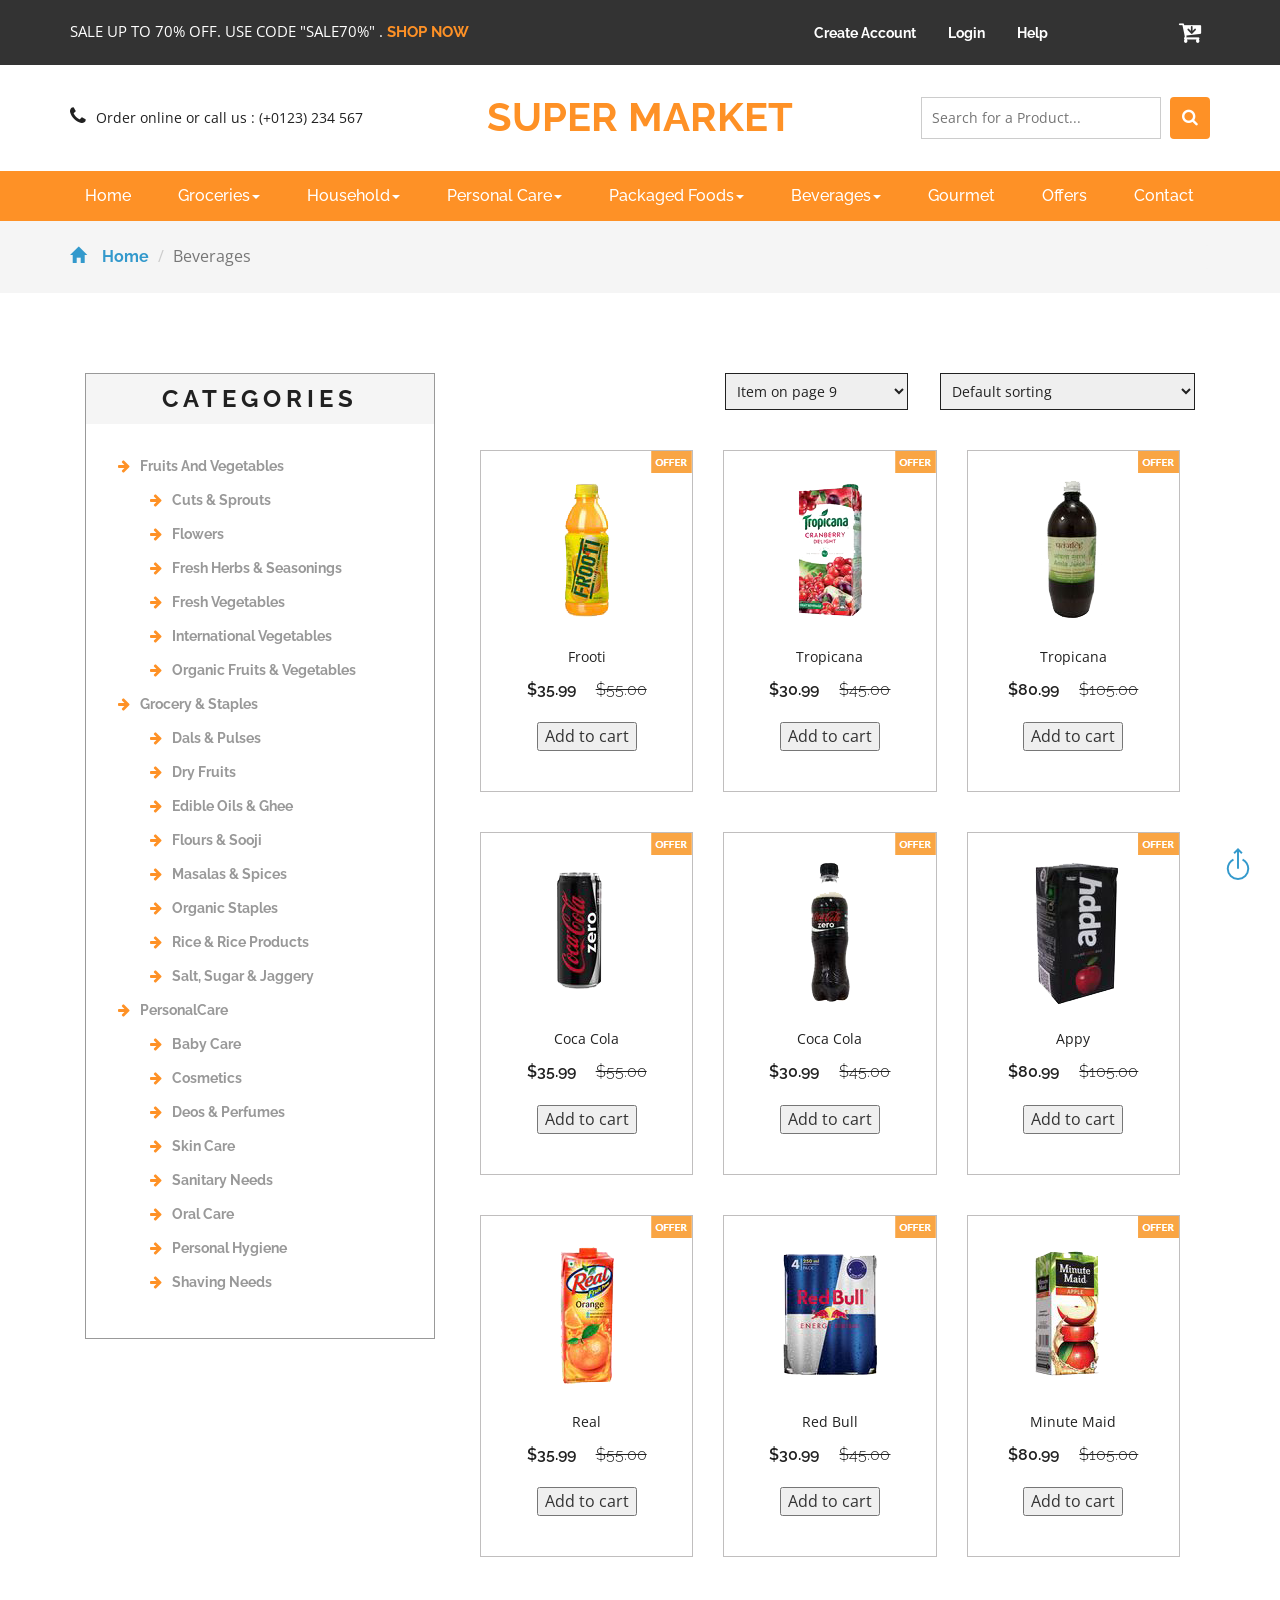
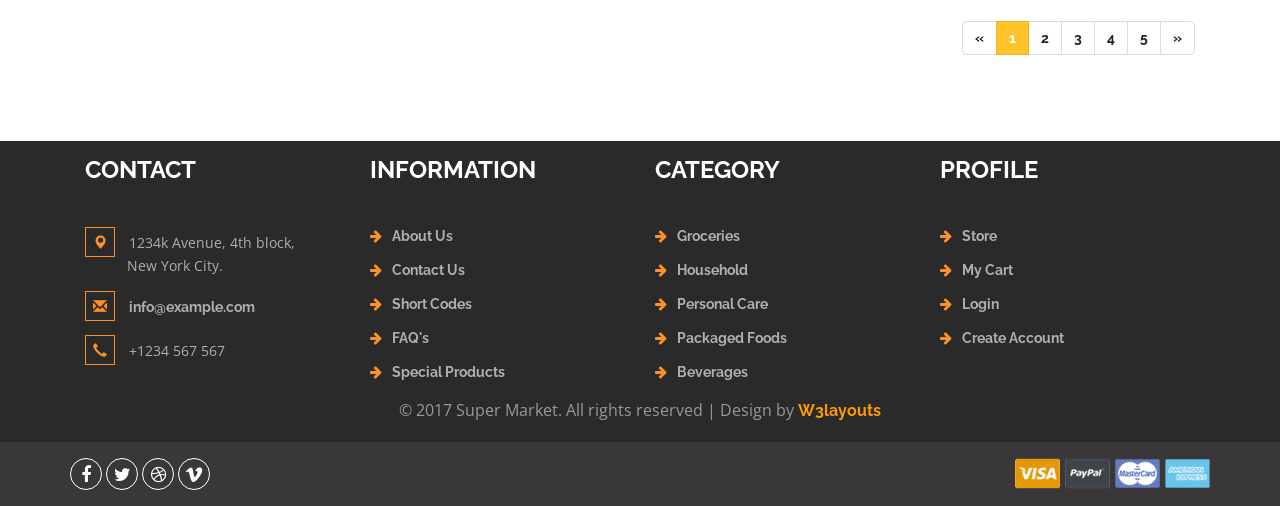
<file: public/web/beverages.html>
<!--
author: W3layouts
author URL: http://w3layouts.com
License: Creative Commons Attribution 3.0 Unported
License URL: http://creativecommons.org/licenses/by/3.0/
-->
<!DOCTYPE html>
<html>
<head>
<title>Super Market an Ecommerce Online Shopping Category Flat Bootstrap Responsive Website Template | Beverages :: w3layouts</title>
<!-- for-mobile-apps -->
<meta name="viewport" content="width=device-width, initial-scale=1">
<meta http-equiv="Content-Type" content="text/html; charset=utf-8" />
<meta name="keywords" content="Super Market Responsive web template, Bootstrap Web Templates, Flat Web Templates, Android Compatible web template, 
Smartphone Compatible web template, free webdesigns for Nokia, Samsung, LG, SonyEricsson, Motorola web design" />
<script type="application/x-javascript"> addEventListener("load", function() { setTimeout(hideURLbar, 0); }, false);
		function hideURLbar(){ window.scrollTo(0,1); } </script>
<!-- //for-mobile-apps -->
<link href="css/bootstrap.css" rel="stylesheet" type="text/css" media="all" />
<link href="css/style.css" rel="stylesheet" type="text/css" media="all" />
<!-- font-awesome icons -->
<link href="css/font-awesome.css" rel="stylesheet"> 
<!-- //font-awesome icons -->
<!-- js -->
<script src="js/jquery-1.11.1.min.js"></script>
<!-- //js -->
<link href='//fonts.googleapis.com/css?family=Raleway:400,100,100italic,200,200italic,300,400italic,500,500italic,600,600italic,700,700italic,800,800italic,900,900italic' rel='stylesheet' type='text/css'>
<link href='//fonts.googleapis.com/css?family=Open+Sans:400,300,300italic,400italic,600,600italic,700,700italic,800,800italic' rel='stylesheet' type='text/css'>
<!-- start-smoth-scrolling -->
<script type="text/javascript" src="js/move-top.js"></script>
<script type="text/javascript" src="js/easing.js"></script>
<script type="text/javascript">
	jQuery(document).ready(function($) {
		$(".scroll").click(function(event){		
			event.preventDefault();
			$('html,body').animate({scrollTop:$(this.hash).offset().top},1000);
		});
	});
</script>
<!-- start-smoth-scrolling -->
</head>
<body>
<!-- header -->
	<div class="agileits_header">
		<div class="container">
			<div class="w3l_offers">
				<p>SALE UP TO 70% OFF. USE CODE "SALE70%" . <a href="products.html">SHOP NOW</a></p>
			</div>
			<div class="agile-login">
				<ul>
					<li><a href="registered.html"> Create Account </a></li>
					<li><a href="login.html">Login</a></li>
					<li><a href="contact.html">Help</a></li>
					
				</ul>
			</div>
			<div class="product_list_header">  
					<form action="#" method="post" class="last"> 
						<input type="hidden" name="cmd" value="_cart">
						<input type="hidden" name="display" value="1">
						<button class="w3view-cart" type="submit" name="submit" value=""><i class="fa fa-cart-arrow-down" aria-hidden="true"></i></button>
					</form>  
			</div>
			<div class="clearfix"> </div>
		</div>
	</div>

	<div class="logo_products">
		<div class="container">
			<div class="w3ls_logo_products_left1">
				<ul class="phone_email">
					<li><i class="fa fa-phone" aria-hidden="true"></i>Order online or call us : (+0123) 234 567</li>
					
				</ul>
			</div>
			<div class="w3ls_logo_products_left">
				<h1><a href="index.html">super Market</a></h1>
			</div>
			<div class="w3l_search">
				<form action="#" method="post">
					<input type="search" name="Search" placeholder="Search for a Product..." required="">
					<button type="submit" class="btn btn-default search" aria-label="Left Align">
						<i class="fa fa-search" aria-hidden="true"> </i>
					</button>
					<div class="clearfix"></div>
				</form>
			</div>
			
			<div class="clearfix"> </div>
		</div>
	</div>
<!-- //header -->
<!-- navigation -->
	<div class="navigation-agileits">
		<div class="container">
			<nav class="navbar navbar-default">
							<!-- Brand and toggle get grouped for better mobile display -->
							<div class="navbar-header nav_2">
								<button type="button" class="navbar-toggle collapsed navbar-toggle1" data-toggle="collapse" data-target="#bs-megadropdown-tabs">
									<span class="sr-only">Toggle navigation</span>
									<span class="icon-bar"></span>
									<span class="icon-bar"></span>
									<span class="icon-bar"></span>
								</button>
							</div> 
							<div class="collapse navbar-collapse" id="bs-megadropdown-tabs">
								<ul class="nav navbar-nav">
									<li class="active"><a href="index.html" class="act">Home</a></li>	
									<!-- Mega Menu -->
									<li class="dropdown">
										<a href="#" class="dropdown-toggle" data-toggle="dropdown">Groceries<b class="caret"></b></a>
										<ul class="dropdown-menu multi-column columns-3">
											<div class="row">
												<div class="multi-gd-img">
													<ul class="multi-column-dropdown">
														<h6>All Groceries</h6>
														<li><a href="groceries.html">Dals & Pulses</a></li>
														<li><a href="groceries.html">Almonds</a></li>
														<li><a href="groceries.html">Cashews</a></li>
														<li><a href="groceries.html">Dry Fruit</a></li>
														<li><a href="groceries.html"> Mukhwas </a></li>
														<li><a href="groceries.html">Rice & Rice Products</a></li>
													</ul>
												</div>	
												
											</div>
										</ul>
									</li>
									<li class="dropdown">
										<a href="#" class="dropdown-toggle" data-toggle="dropdown">Household<b class="caret"></b></a>
										<ul class="dropdown-menu multi-column columns-3">
											<div class="row">
												<div class="multi-gd-img">
													<ul class="multi-column-dropdown">
														<h6>All Household</h6>
														<li><a href="household.html">Cookware</a></li>
														<li><a href="household.html">Dust Pans</a></li>
														<li><a href="household.html">Scrubbers</a></li>
														<li><a href="household.html">Dust Cloth</a></li>
														<li><a href="household.html"> Mops </a></li>
														<li><a href="household.html">Kitchenware</a></li>
													</ul>
												</div>
												
												
											</div>
										</ul>
									</li>
									<li class="dropdown">
										<a href="#" class="dropdown-toggle" data-toggle="dropdown">Personal Care<b class="caret"></b></a>
										<ul class="dropdown-menu multi-column columns-3">
											<div class="row">
												<div class="multi-gd-img">
													<ul class="multi-column-dropdown">
														<h6>Baby Care</h6>
														<li><a href="personalcare.html">Baby Soap</a></li>
														<li><a href="personalcare.html">Baby Care Accessories</a></li>
														<li><a href="personalcare.html">Baby Oil & Shampoos</a></li>
														<li><a href="personalcare.html">Baby Creams & Lotion</a></li>
														<li><a href="personalcare.html"> Baby Powder</a></li>
														<li><a href="personalcare.html">Diapers & Wipes</a></li>
													</ul>
												</div>
												
											</div>
										</ul>
									</li>
									<li class="dropdown">
										<a href="#" class="dropdown-toggle" data-toggle="dropdown">Packaged Foods<b class="caret"></b></a>
										<ul class="dropdown-menu multi-column columns-3">
											<div class="row">
												<div class="multi-gd-img">
													<ul class="multi-column-dropdown">
														<h6>All Accessories</h6>
														<li><a href="packagedfoods.html">Baby Food</a></li>
														<li><a href="packagedfoods.html">Dessert Items</a></li>
														<li><a href="packagedfoods.html">Biscuits</a></li>
														<li><a href="packagedfoods.html">Breakfast Cereals</a></li>
														<li><a href="packagedfoods.html"> Canned Food </a></li>
														<li><a href="packagedfoods.html">Chocolates & Sweets</a></li>
													</ul>
												</div>
												
											
											</div>
										</ul>
									</li>
									<li class="dropdown">
										<a href="#" class="dropdown-toggle" data-toggle="dropdown">Beverages<b class="caret"></b></a>
										<ul class="dropdown-menu multi-column columns-3">
											<div class="row">
												<div class="multi-gd-img">
													<ul class="multi-column-dropdown">
														<h6>Tea & Coeffe</h6>
														<li><a href="beverages.html">Green Tea</a></li>
														<li><a href="beverages.html">Ground Coffee</a></li>
														<li><a href="beverages.html">Herbal Tea</a></li>
														<li><a href="beverages.html">Instant Coffee</a></li>
														<li><a href="beverages.html"> Tea </a></li>
														<li><a href="beverages.html">Tea Bags</a></li>
													</ul>
												</div>
							
											</div>
										</ul>
									</li>
									<li><a href="gourmet.html">Gourmet</a></li>
									<li><a href="offers.html">Offers</a></li>
									<li><a href="contact.html">Contact</a></li>
								</ul>
							</div>
							</nav>
			</div>
		</div>
		
<!-- //navigation -->
<!-- breadcrumbs -->
	<div class="breadcrumbs">
		<div class="container">
			<ol class="breadcrumb breadcrumb1 animated wow slideInLeft" data-wow-delay=".5s">
				<li><a href="index.html"><span class="glyphicon glyphicon-home" aria-hidden="true"></span>Home</a></li>
				<li class="active">Beverages</li>
			</ol>
		</div>
	</div>
<!-- //breadcrumbs -->
<!--- beverages --->
	<div class="products">
		<div class="container">
			<div class="col-md-4 products-left">
				<div class="categories">
					<h2>Categories</h2>
					<ul class="cate">
						<li><a href="products.html"><i class="fa fa-arrow-right" aria-hidden="true"></i>Fruits And Vegetables</a></li>
							<ul>
								<li><a href="products.html"><i class="fa fa-arrow-right" aria-hidden="true"></i>Cuts & Sprouts</a></li>
								<li><a href="products.html"><i class="fa fa-arrow-right" aria-hidden="true"></i>Flowers</a></li>
								<li><a href="products.html"><i class="fa fa-arrow-right" aria-hidden="true"></i>Fresh Herbs & Seasonings</a></li>
								<li><a href="products.html"><i class="fa fa-arrow-right" aria-hidden="true"></i>Fresh Vegetables</a> </li>
								<li><a href="products.html"><i class="fa fa-arrow-right" aria-hidden="true"></i>International Vegetables</a> </li>
								<li><a href="products.html"><i class="fa fa-arrow-right" aria-hidden="true"></i>Organic Fruits & Vegetables</a></li>
							</ul>
						<li><a href="products.html"><i class="fa fa-arrow-right" aria-hidden="true"></i>Grocery & Staples</a></li>
							<ul>
								<li><a href="products.html"><i class="fa fa-arrow-right" aria-hidden="true"></i>Dals & Pulses</a> </li>
								<li><a href="products.html"><i class="fa fa-arrow-right" aria-hidden="true"></i>Dry Fruits</a> </li>
								<li><a href="products.html"><i class="fa fa-arrow-right" aria-hidden="true"></i>Edible Oils & Ghee</a> </li>
								<li><a href="products.html"><i class="fa fa-arrow-right" aria-hidden="true"></i>Flours & Sooji</a> </li>
								<li><a href="products.html"><i class="fa fa-arrow-right" aria-hidden="true"></i>Masalas & Spices</a> </li>
								<li><a href="products.html"><i class="fa fa-arrow-right" aria-hidden="true"></i>Organic Staples</a> </li>
								<li><a href="products.html"><i class="fa fa-arrow-right" aria-hidden="true"></i>Rice & Rice Products</a> </li>
								<li><a href="products.html"><i class="fa fa-arrow-right" aria-hidden="true"></i>Salt, Sugar & Jaggery</a></li>
							</ul>
						<li><a href="products.html"><i class="fa fa-arrow-right" aria-hidden="true"></i>PersonalCare</a></li>
							<ul>
								<li><a href="products.html"><i class="fa fa-arrow-right" aria-hidden="true"></i>Baby Care</a> </li>
								<li><a href="products.html"><i class="fa fa-arrow-right" aria-hidden="true"></i>Cosmetics</a> </li>
								<li><a href="products.html"><i class="fa fa-arrow-right" aria-hidden="true"></i>Deos & Perfumes</a> </li>
								<li><a href="products.html"><i class="fa fa-arrow-right" aria-hidden="true"></i>Skin Care</a> </li>
								<li><a href="products.html"><i class="fa fa-arrow-right" aria-hidden="true"></i>Sanitary Needs</a> </li>
								<li><a href="products.html"><i class="fa fa-arrow-right" aria-hidden="true"></i>Oral Care</a> </li>
								<li><a href="products.html"><i class="fa fa-arrow-right" aria-hidden="true"></i>Personal Hygiene</a> </li>
								<li><a href="products.html"><i class="fa fa-arrow-right" aria-hidden="true"></i>Shaving Needs</a></li>
							</ul>
					</ul>
				</div>																																												
			</div>
			<div class="col-md-8 products-right">
				<div class="products-right-grid">
					<div class="products-right-grids">
						<div class="sorting">
							<select id="country" onchange="change_country(this.value)" class="frm-field required sect">
								<option value="null"><i class="fa fa-arrow-right" aria-hidden="true"></i>Default sorting</option>
								<option value="null"><i class="fa fa-arrow-right" aria-hidden="true"></i>Sort by popularity</option> 
								<option value="null"><i class="fa fa-arrow-right" aria-hidden="true"></i>Sort by average rating</option>					
								<option value="null"><i class="fa fa-arrow-right" aria-hidden="true"></i>Sort by price</option>								
							</select>
						</div>
						<div class="sorting-left">
							<select id="country1" onchange="change_country(this.value)" class="frm-field required sect">
								<option value="null"><i class="fa fa-arrow-right" aria-hidden="true"></i>Item on page 9</option>
								<option value="null"><i class="fa fa-arrow-right" aria-hidden="true"></i>Item on page 18</option> 
								<option value="null"><i class="fa fa-arrow-right" aria-hidden="true"></i>Item on page 32</option>					
								<option value="null"><i class="fa fa-arrow-right" aria-hidden="true"></i>All</option>								
							</select>
						</div>
						<div class="clearfix"> </div>
					</div>
				</div>
				<div class="agile_top_brands_grids">
					<div class="col-md-4 top_brand_left">
						<div class="hover14 column">
							<div class="agile_top_brand_left_grid">
								<div class="agile_top_brand_left_grid_pos">
									<img src="images/offer.png" alt=" " class="img-responsive">
								</div>
								<div class="agile_top_brand_left_grid1">
									<figure>
										<div class="snipcart-item block">
											<div class="snipcart-thumb">
												<a href="single.html"><img title=" " alt=" " src="images/bv2.png"></a>		
												<p>Frooti</p>
												<h4>$35.99 <span>$55.00</span></h4>
											</div>
											<div class="snipcart-details top_brand_home_details">
												<form action="#" method="post">
													<fieldset>
														<input type="hidden" name="cmd" value="_cart">
														<input type="hidden" name="add" value="1">
														<input type="hidden" name="business" value=" ">
														<input type="hidden" name="item_name" value="Fortune Sunflower Oil">
														<input type="hidden" name="amount" value="35.99">
														<input type="hidden" name="discount_amount" value="1.00">
														<input type="hidden" name="currency_code" value="USD">
														<input type="hidden" name="return" value=" ">
														<input type="hidden" name="cancel_return" value=" ">
														<input type="submit" name="submit" value="Add to cart" class="button">
													</fieldset>
												</form>
											</div>
										</div>
									</figure>
								</div>
							</div>
						</div>
					</div>
					<div class="col-md-4 top_brand_left">
						<div class="hover14 column">
							<div class="agile_top_brand_left_grid">
								<div class="agile_top_brand_left_grid_pos">
									<img src="images/offer.png" alt=" " class="img-responsive">
								</div>
								<div class="agile_top_brand_left_grid1">
									<figure>
										<div class="snipcart-item block">
											<div class="snipcart-thumb">
												<a href="single.html"><img title=" " alt=" " src="images/bv3.png"></a>		
												<p>Tropicana</p>
												<h4>$30.99 <span>$45.00</span></h4>
											</div>
											<div class="snipcart-details top_brand_home_details">
												<form action="#" method="post">
													<fieldset>
														<input type="hidden" name="cmd" value="_cart">
														<input type="hidden" name="add" value="1">
														<input type="hidden" name="business" value=" ">
														<input type="hidden" name="item_name" value="basmati rise">
														<input type="hidden" name="amount" value="30.99">
														<input type="hidden" name="discount_amount" value="1.00">
														<input type="hidden" name="currency_code" value="USD">
														<input type="hidden" name="return" value=" ">
														<input type="hidden" name="cancel_return" value=" ">
														<input type="submit" name="submit" value="Add to cart" class="button">
													</fieldset>
												</form>
											</div>
										</div>
									</figure>
								</div>
							</div>
						</div>
					</div>
					<div class="col-md-4 top_brand_left">
						<div class="hover14 column">
							<div class="agile_top_brand_left_grid">
								<div class="agile_top_brand_left_grid_pos">
									<img src="images/offer.png" alt=" " class="img-responsive">
								</div>
								<div class="agile_top_brand_left_grid_pos">
									<img src="images/offer.png" alt=" " class="img-responsive">
								</div>
								<div class="agile_top_brand_left_grid1">
									<figure>
										<div class="snipcart-item block">
											<div class="snipcart-thumb">
												<a href="single.html"><img src="images/bv4.png" alt=" " class="img-responsive"></a>
												<p>Tropicana</p>
												<h4>$80.99 <span>$105.00</span></h4>
											</div>
											<div class="snipcart-details top_brand_home_details">
												<form action="#" method="post">
													<fieldset>
														<input type="hidden" name="cmd" value="_cart">
														<input type="hidden" name="add" value="1">
														<input type="hidden" name="business" value=" ">
														<input type="hidden" name="item_name" value="Pepsi soft drink">
														<input type="hidden" name="amount" value="80.00">
														<input type="hidden" name="discount_amount" value="1.00">
														<input type="hidden" name="currency_code" value="USD">
														<input type="hidden" name="return" value=" ">
														<input type="hidden" name="cancel_return" value=" ">
														<input type="submit" name="submit" value="Add to cart" class="button">
													</fieldset>
												</form>
											</div>
										</div>
									</figure>
								</div>
							</div>
						</div>
					</div>
						<div class="clearfix"> </div>
				</div>
				<div class="agile_top_brands_grids">
					<div class="col-md-4 top_brand_left">
						<div class="hover14 column">
							<div class="agile_top_brand_left_grid">
								<div class="agile_top_brand_left_grid_pos">
									<img src="images/offer.png" alt=" " class="img-responsive">
								</div>
								<div class="agile_top_brand_left_grid1">
									<figure>
										<div class="snipcart-item block">
											<div class="snipcart-thumb">
												<a href="single.html"><img title=" " alt=" " src="images/bv5.png"></a>		
												<p>Coca Cola</p>
												<h4>$35.99 <span>$55.00</span></h4>
											</div>
											<div class="snipcart-details top_brand_home_details">
												<form action="#" method="post">
													<fieldset>
														<input type="hidden" name="cmd" value="_cart">
														<input type="hidden" name="add" value="1">
														<input type="hidden" name="business" value=" ">
														<input type="hidden" name="item_name" value="Fortune Sunflower Oil">
														<input type="hidden" name="amount" value="35.99">
														<input type="hidden" name="discount_amount" value="1.00">
														<input type="hidden" name="currency_code" value="USD">
														<input type="hidden" name="return" value=" ">
														<input type="hidden" name="cancel_return" value=" ">
														<input type="submit" name="submit" value="Add to cart" class="button">
													</fieldset>
												</form>
											</div>
										</div>
									</figure>
								</div>
							</div>
						</div>
					</div>
					<div class="col-md-4 top_brand_left">
						<div class="hover14 column">
							<div class="agile_top_brand_left_grid">
								<div class="agile_top_brand_left_grid_pos">
									<img src="images/offer.png" alt=" " class="img-responsive">
								</div>
								<div class="agile_top_brand_left_grid1">
									<figure>
										<div class="snipcart-item block">
											<div class="snipcart-thumb">
												<a href="single.html"><img title=" " alt=" " src="images/bv6.png"></a>		
												<p>Coca Cola</p>
												<h4>$30.99 <span>$45.00</span></h4>
											</div>
											<div class="snipcart-details top_brand_home_details">
												<form action="#" method="post">
													<fieldset>
														<input type="hidden" name="cmd" value="_cart">
														<input type="hidden" name="add" value="1">
														<input type="hidden" name="business" value=" ">
														<input type="hidden" name="item_name" value="basmati rise">
														<input type="hidden" name="amount" value="30.99">
														<input type="hidden" name="discount_amount" value="1.00">
														<input type="hidden" name="currency_code" value="USD">
														<input type="hidden" name="return" value=" ">
														<input type="hidden" name="cancel_return" value=" ">
														<input type="submit" name="submit" value="Add to cart" class="button">
													</fieldset>
												</form>
											</div>
										</div>
									</figure>
								</div>
							</div>
						</div>
					</div>
					<div class="col-md-4 top_brand_left">
						<div class="hover14 column">
							<div class="agile_top_brand_left_grid">
								<div class="agile_top_brand_left_grid_pos">
									<img src="images/offer.png" alt=" " class="img-responsive">
								</div>
								<div class="agile_top_brand_left_grid_pos">
									<img src="images/offer.png" alt=" " class="img-responsive">
								</div>
								<div class="agile_top_brand_left_grid1">
									<figure>
										<div class="snipcart-item block">
											<div class="snipcart-thumb">
												<a href="single.html"><img src="images/bv7.png" alt=" " class="img-responsive"></a>
												<p>Appy</p>
												<h4>$80.99 <span>$105.00</span></h4>
											</div>
											<div class="snipcart-details top_brand_home_details">
												<form action="#" method="post">
													<fieldset>
														<input type="hidden" name="cmd" value="_cart">
														<input type="hidden" name="add" value="1">
														<input type="hidden" name="business" value=" ">
														<input type="hidden" name="item_name" value="Pepsi soft drink">
														<input type="hidden" name="amount" value="80.00">
														<input type="hidden" name="discount_amount" value="1.00">
														<input type="hidden" name="currency_code" value="USD">
														<input type="hidden" name="return" value=" ">
														<input type="hidden" name="cancel_return" value=" ">
														<input type="submit" name="submit" value="Add to cart" class="button">
													</fieldset>
												</form>
											</div>
										</div>
									</figure>
								</div>
							</div>
						</div>
					</div>
						<div class="clearfix"> </div>
				</div>
				<div class="agile_top_brands_grids">
					<div class="col-md-4 top_brand_left">
						<div class="hover14 column">
							<div class="agile_top_brand_left_grid">
								<div class="agile_top_brand_left_grid_pos">
									<img src="images/offer.png" alt=" " class="img-responsive">
								</div>
								<div class="agile_top_brand_left_grid1">
									<figure>
										<div class="snipcart-item block">
											<div class="snipcart-thumb">
												<a href="single.html"><img title=" " alt=" " src="images/bv8.png"></a>		
												<p>Real</p>
												<h4>$35.99 <span>$55.00</span></h4>
											</div>
											<div class="snipcart-details top_brand_home_details">
												<form action="#" method="post">
													<fieldset>
														<input type="hidden" name="cmd" value="_cart">
														<input type="hidden" name="add" value="1">
														<input type="hidden" name="business" value=" ">
														<input type="hidden" name="item_name" value="Fortune Sunflower Oil">
														<input type="hidden" name="amount" value="35.99">
														<input type="hidden" name="discount_amount" value="1.00">
														<input type="hidden" name="currency_code" value="USD">
														<input type="hidden" name="return" value=" ">
														<input type="hidden" name="cancel_return" value=" ">
														<input type="submit" name="submit" value="Add to cart" class="button">
													</fieldset>
												</form>
											</div>
										</div>
									</figure>
								</div>
							</div>
						</div>
					</div>
					<div class="col-md-4 top_brand_left">
						<div class="hover14 column">
							<div class="agile_top_brand_left_grid">
								<div class="agile_top_brand_left_grid_pos">
									<img src="images/offer.png" alt=" " class="img-responsive">
								</div>
								<div class="agile_top_brand_left_grid1">
									<figure>
										<div class="snipcart-item block">
											<div class="snipcart-thumb">
												<a href="single.html"><img title=" " alt=" " src="images/bv9.png"></a>		
												<p>Red Bull</p>
												<h4>$30.99 <span>$45.00</span></h4>
											</div>
											<div class="snipcart-details top_brand_home_details">
												<form action="#" method="post">
													<fieldset>
														<input type="hidden" name="cmd" value="_cart">
														<input type="hidden" name="add" value="1">
														<input type="hidden" name="business" value=" ">
														<input type="hidden" name="item_name" value="basmati rise">
														<input type="hidden" name="amount" value="30.99">
														<input type="hidden" name="discount_amount" value="1.00">
														<input type="hidden" name="currency_code" value="USD">
														<input type="hidden" name="return" value=" ">
														<input type="hidden" name="cancel_return" value=" ">
														<input type="submit" name="submit" value="Add to cart" class="button">
													</fieldset>
												</form>
											</div>
										</div>
									</figure>
								</div>
							</div>
						</div>
					</div>
					<div class="col-md-4 top_brand_left">
						<div class="hover14 column">
							<div class="agile_top_brand_left_grid">
								<div class="agile_top_brand_left_grid_pos">
									<img src="images/offer.png" alt=" " class="img-responsive">
								</div>
								<div class="agile_top_brand_left_grid_pos">
									<img src="images/offer.png" alt=" " class="img-responsive">
								</div>
								<div class="agile_top_brand_left_grid1">
									<figure>
										<div class="snipcart-item block">
											<div class="snipcart-thumb">
												<a href="single.html"><img src="images/bv1.png" alt=" " class="img-responsive"></a>
												<p>Minute Maid</p>
												<h4>$80.99 <span>$105.00</span></h4>
											</div>
											<div class="snipcart-details top_brand_home_details">
												<form action="#" method="post">
													<fieldset>
														<input type="hidden" name="cmd" value="_cart">
														<input type="hidden" name="add" value="1">
														<input type="hidden" name="business" value=" ">
														<input type="hidden" name="item_name" value="Pepsi soft drink">
														<input type="hidden" name="amount" value="80.00">
														<input type="hidden" name="discount_amount" value="1.00">
														<input type="hidden" name="currency_code" value="USD">
														<input type="hidden" name="return" value=" ">
														<input type="hidden" name="cancel_return" value=" ">
														<input type="submit" name="submit" value="Add to cart" class="button">
													</fieldset>
												</form>
											</div>
										</div>
									</figure>
								</div>
							</div>
						</div>
					</div>
						<div class="clearfix"> </div>
				</div>
				<nav class="numbering">
					<ul class="pagination paging">
						<li>
							<a href="#" aria-label="Previous">
								<span aria-hidden="true">&laquo;</span>
							</a>
						</li>
						<li class="active"><a href="#">1<span class="sr-only">(current)</span></a></li>
						<li><a href="#">2</a></li>
						<li><a href="#">3</a></li>
						<li><a href="#">4</a></li>
						<li><a href="#">5</a></li>
						<li>
							<a href="#" aria-label="Next">
							<span aria-hidden="true">&raquo;</span>
							</a>
						</li>
					</ul>
				</nav>
			</div>
			<div class="clearfix"> </div>
		</div>
	</div>
<!--- beverages --->
<!-- //footer -->
<div class="footer">
		<div class="container">
			<div class="w3_footer_grids">
				<div class="col-md-3 w3_footer_grid">
					<h3>Contact</h3>
					
					<ul class="address">
						<li><i class="glyphicon glyphicon-map-marker" aria-hidden="true"></i>1234k Avenue, 4th block, <span>New York City.</span></li>
						<li><i class="glyphicon glyphicon-envelope" aria-hidden="true"></i><a href="mailto:info@example.com">info@example.com</a></li>
						<li><i class="glyphicon glyphicon-earphone" aria-hidden="true"></i>+1234 567 567</li>
					</ul>
				</div>
				<div class="col-md-3 w3_footer_grid">
					<h3>Information</h3>
					<ul class="info"> 
						<li><i class="fa fa-arrow-right" aria-hidden="true"></i><a href="about.html">About Us</a></li>
						<li><i class="fa fa-arrow-right" aria-hidden="true"></i><a href="contact.html">Contact Us</a></li>
						<li><i class="fa fa-arrow-right" aria-hidden="true"></i><a href="short-codes.html">Short Codes</a></li>
						<li><i class="fa fa-arrow-right" aria-hidden="true"></i><a href="faq.html">FAQ's</a></li>
						<li><i class="fa fa-arrow-right" aria-hidden="true"></i><a href="products.html">Special Products</a></li>
					</ul>
				</div>
				<div class="col-md-3 w3_footer_grid">
					<h3>Category</h3>
					<ul class="info"> 
						<li><i class="fa fa-arrow-right" aria-hidden="true"></i><a href="groceries.html">Groceries</a></li>
						<li><i class="fa fa-arrow-right" aria-hidden="true"></i><a href="household.html">Household</a></li>
						<li><i class="fa fa-arrow-right" aria-hidden="true"></i><a href="personalcare.html">Personal Care</a></li>
						<li><i class="fa fa-arrow-right" aria-hidden="true"></i><a href="packagedfoods.html">Packaged Foods</a></li>
						<li><i class="fa fa-arrow-right" aria-hidden="true"></i><a href="beverages.html">Beverages</a></li>
					</ul>
				</div>
				<div class="col-md-3 w3_footer_grid">
					<h3>Profile</h3>
					<ul class="info"> 
						<li><i class="fa fa-arrow-right" aria-hidden="true"></i><a href="products.html">Store</a></li>
						<li><i class="fa fa-arrow-right" aria-hidden="true"></i><a href="checkout.html">My Cart</a></li>
						<li><i class="fa fa-arrow-right" aria-hidden="true"></i><a href="login.html">Login</a></li>
						<li><i class="fa fa-arrow-right" aria-hidden="true"></i><a href="registered.html">Create Account</a></li>
					</ul>
					
					
				</div>
				<div class="clearfix"> </div>
			</div>
		</div>
		
		<div class="footer-copy">
			
			<div class="container">
				<p>© 2017 Super Market. All rights reserved | Design by <a href="http://w3layouts.com/">W3layouts</a></p>
			</div>
		</div>
		
	</div>	
	<div class="footer-botm">
			<div class="container">
				<div class="w3layouts-foot">
					<ul>
						<li><a href="#" class="w3_agile_facebook"><i class="fa fa-facebook" aria-hidden="true"></i></a></li>
						<li><a href="#" class="agile_twitter"><i class="fa fa-twitter" aria-hidden="true"></i></a></li>
						<li><a href="#" class="w3_agile_dribble"><i class="fa fa-dribbble" aria-hidden="true"></i></a></li>
						<li><a href="#" class="w3_agile_vimeo"><i class="fa fa-vimeo" aria-hidden="true"></i></a></li>
					</ul>
				</div>
				<div class="payment-w3ls">	
					<img src="images/card.png" alt=" " class="img-responsive">
				</div>
				<div class="clearfix"> </div>
			</div>
		</div>
<!-- //footer -->	
<!-- Bootstrap Core JavaScript -->
<script src="js/bootstrap.min.js"></script>
<!-- top-header and slider -->
<!-- here stars scrolling icon -->
	<script type="text/javascript">
		$(document).ready(function() {
			/*
				var defaults = {
				containerID: 'toTop', // fading element id
				containerHoverID: 'toTopHover', // fading element hover id
				scrollSpeed: 1200,
				easingType: 'linear' 
				};
			*/
								
			$().UItoTop({ easingType: 'easeOutQuart' });
								
			});
	</script>
<!-- //here ends scrolling icon -->
<script src="js/minicart.min.js"></script>
<script>
	// Mini Cart
	paypal.minicart.render({
		action: '#'
	});

	if (~window.location.search.indexOf('reset=true')) {
		paypal.minicart.reset();
	}
</script>
<!-- main slider-banner -->
<script src="js/skdslider.min.js"></script>
<link href="css/skdslider.css" rel="stylesheet">
<script type="text/javascript">
		jQuery(document).ready(function(){
			jQuery('#demo1').skdslider({'delay':5000, 'animationSpeed': 2000,'showNextPrev':true,'showPlayButton':true,'autoSlide':true,'animationType':'fading'});
						
			jQuery('#responsive').change(function(){
			  $('#responsive_wrapper').width(jQuery(this).val());
			});
			
		});
</script>	
<!-- //main slider-banner --> 

</body>
</html>
</file>
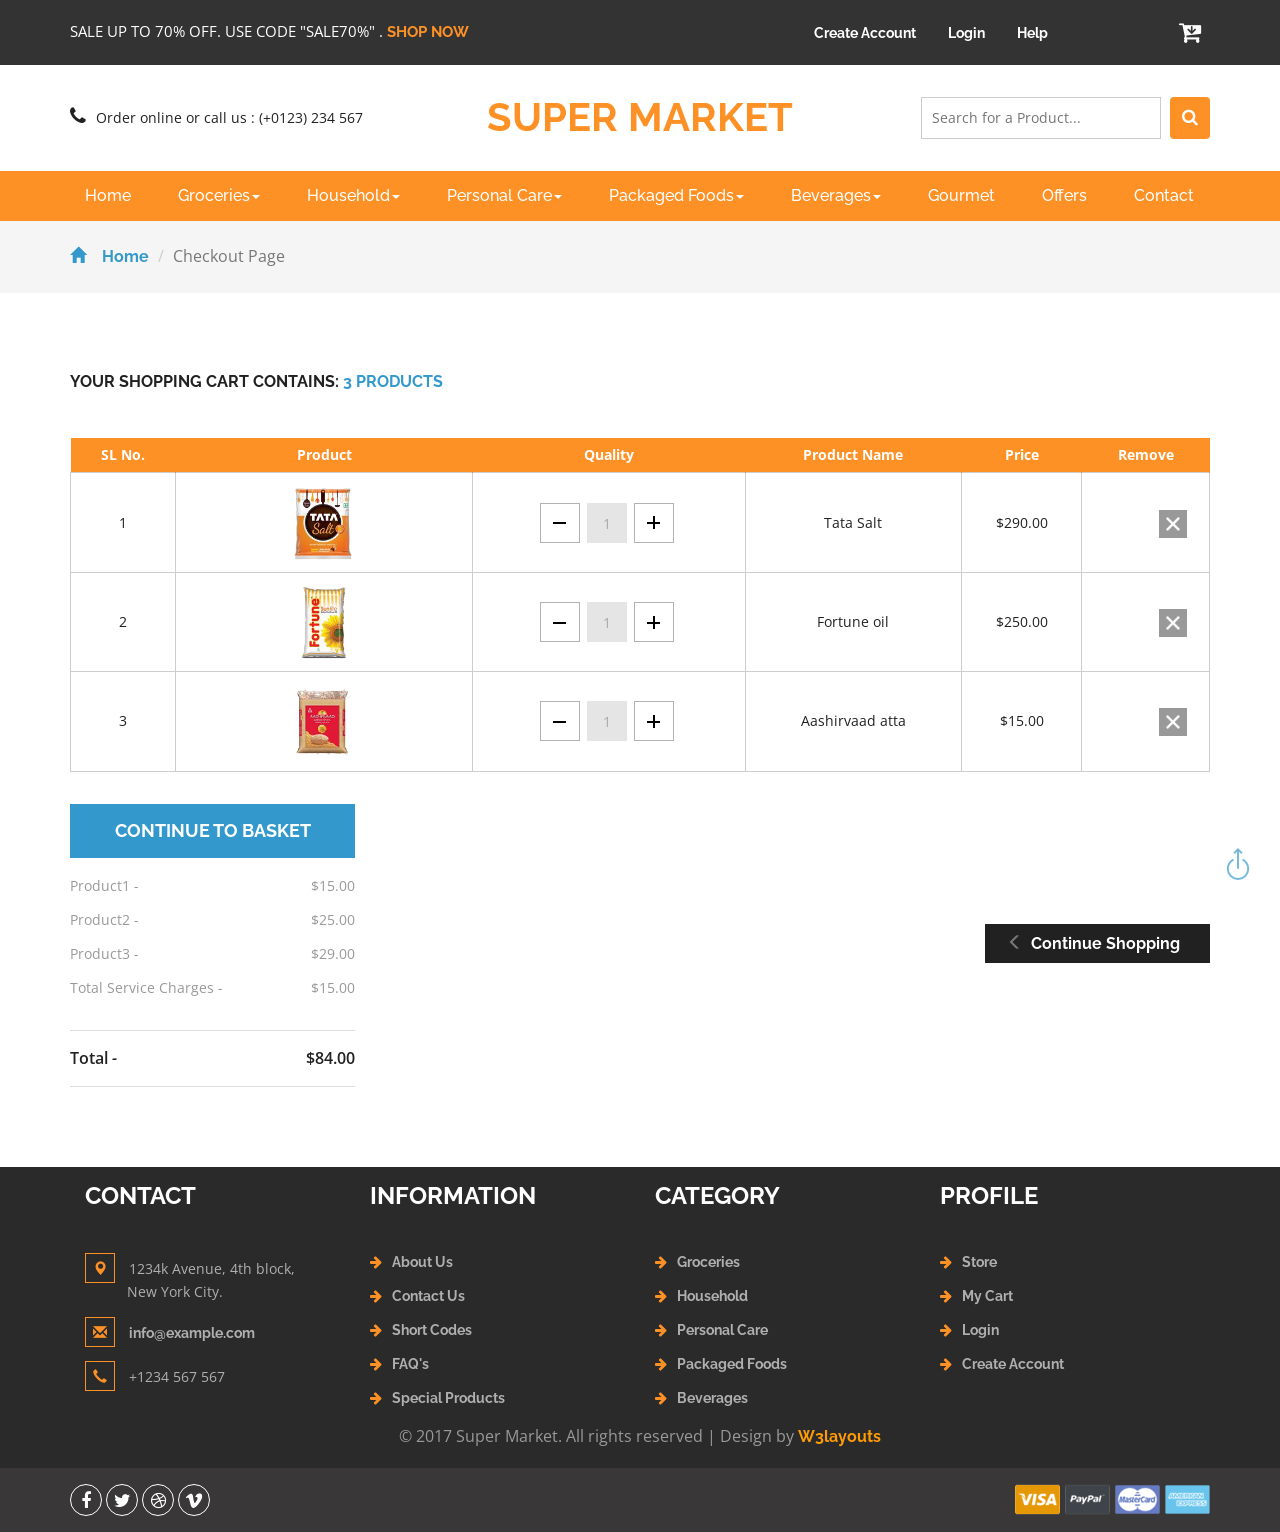
<file: public/web/checkout.html>
<!--
author: W3layouts
author URL: http://w3layouts.com
License: Creative Commons Attribution 3.0 Unported
License URL: http://creativecommons.org/licenses/by/3.0/
-->
<!DOCTYPE html>
<html>
<head>
<title>Super Market an Ecommerce Online Shopping Category Flat Bootstrap Responsive Website Template | Checkout :: w3layouts</title>
<!-- for-mobile-apps -->
<meta name="viewport" content="width=device-width, initial-scale=1">
<meta http-equiv="Content-Type" content="text/html; charset=utf-8" />
<meta name="keywords" content="Super Market Responsive web template, Bootstrap Web Templates, Flat Web Templates, Android Compatible web template, 
Smartphone Compatible web template, free webdesigns for Nokia, Samsung, LG, SonyEricsson, Motorola web design" />
<script type="application/x-javascript"> addEventListener("load", function() { setTimeout(hideURLbar, 0); }, false);
		function hideURLbar(){ window.scrollTo(0,1); } </script>
<!-- //for-mobile-apps -->
<link href="css/bootstrap.css" rel="stylesheet" type="text/css" media="all" />
<link href="css/style.css" rel="stylesheet" type="text/css" media="all" />
<!-- font-awesome icons -->
<link href="css/font-awesome.css" rel="stylesheet"> 
<!-- //font-awesome icons -->
<!-- js -->
<script src="js/jquery-1.11.1.min.js"></script>
<!-- //js -->
<link href='//fonts.googleapis.com/css?family=Raleway:400,100,100italic,200,200italic,300,400italic,500,500italic,600,600italic,700,700italic,800,800italic,900,900italic' rel='stylesheet' type='text/css'>
<link href='//fonts.googleapis.com/css?family=Open+Sans:400,300,300italic,400italic,600,600italic,700,700italic,800,800italic' rel='stylesheet' type='text/css'>
<!-- start-smoth-scrolling -->
<script type="text/javascript" src="js/move-top.js"></script>
<script type="text/javascript" src="js/easing.js"></script>
<script type="text/javascript">
	jQuery(document).ready(function($) {
		$(".scroll").click(function(event){		
			event.preventDefault();
			$('html,body').animate({scrollTop:$(this.hash).offset().top},1000);
		});
	});
</script>
<!-- start-smoth-scrolling -->
</head>
	
<body>
<!-- header -->
	<div class="agileits_header">
		<div class="container">
			<div class="w3l_offers">
				<p>SALE UP TO 70% OFF. USE CODE "SALE70%" . <a href="products.html">SHOP NOW</a></p>
			</div>
			<div class="agile-login">
				<ul>
					<li><a href="registered.html"> Create Account </a></li>
					<li><a href="login.html">Login</a></li>
					<li><a href="contact.html">Help</a></li>
					
				</ul>
			</div>
			<div class="product_list_header">  
					<form action="#" method="post" class="last"> 
						<input type="hidden" name="cmd" value="_cart">
						<input type="hidden" name="display" value="1">
						<button class="w3view-cart" type="submit" name="submit" value=""><i class="fa fa-cart-arrow-down" aria-hidden="true"></i></button>
					</form>  
			</div>
			<div class="clearfix"> </div>
		</div>
	</div>

	<div class="logo_products">
		<div class="container">
		<div class="w3ls_logo_products_left1">
				<ul class="phone_email">
					<li><i class="fa fa-phone" aria-hidden="true"></i>Order online or call us : (+0123) 234 567</li>
					
				</ul>
			</div>
			<div class="w3ls_logo_products_left">
				<h1><a href="index.html">super Market</a></h1>
			</div>
		<div class="w3l_search">
			<form action="#" method="post">
				<input type="search" name="Search" placeholder="Search for a Product..." required="">
				<button type="submit" class="btn btn-default search" aria-label="Left Align">
					<i class="fa fa-search" aria-hidden="true"> </i>
				</button>
				<div class="clearfix"></div>
			</form>
		</div>
			
			<div class="clearfix"> </div>
		</div>
	</div>
<!-- //header -->
<!-- navigation -->
	<div class="navigation-agileits">
		<div class="container">
			<nav class="navbar navbar-default">
							<!-- Brand and toggle get grouped for better mobile display -->
							<div class="navbar-header nav_2">
								<button type="button" class="navbar-toggle collapsed navbar-toggle1" data-toggle="collapse" data-target="#bs-megadropdown-tabs">
									<span class="sr-only">Toggle navigation</span>
									<span class="icon-bar"></span>
									<span class="icon-bar"></span>
									<span class="icon-bar"></span>
								</button>
							</div> 
							<div class="collapse navbar-collapse" id="bs-megadropdown-tabs">
								<ul class="nav navbar-nav">
									<li class="active"><a href="index.html" class="act">Home</a></li>	
									<!-- Mega Menu -->
									<li class="dropdown">
										<a href="#" class="dropdown-toggle" data-toggle="dropdown">Groceries<b class="caret"></b></a>
										<ul class="dropdown-menu multi-column columns-3">
											<div class="row">
												<div class="multi-gd-img">
													<ul class="multi-column-dropdown">
														<h6>All Groceries</h6>
														<li><a href="groceries.html">Dals & Pulses</a></li>
														<li><a href="groceries.html">Almonds</a></li>
														<li><a href="groceries.html">Cashews</a></li>
														<li><a href="groceries.html">Dry Fruit</a></li>
														<li><a href="groceries.html"> Mukhwas </a></li>
														<li><a href="groceries.html">Rice & Rice Products</a></li>
													</ul>
												</div>	
												
											</div>
										</ul>
									</li>
									<li class="dropdown">
										<a href="#" class="dropdown-toggle" data-toggle="dropdown">Household<b class="caret"></b></a>
										<ul class="dropdown-menu multi-column columns-3">
											<div class="row">
												<div class="multi-gd-img">
													<ul class="multi-column-dropdown">
														<h6>All Household</h6>
														<li><a href="household.html">Cookware</a></li>
														<li><a href="household.html">Dust Pans</a></li>
														<li><a href="household.html">Scrubbers</a></li>
														<li><a href="household.html">Dust Cloth</a></li>
														<li><a href="household.html"> Mops </a></li>
														<li><a href="household.html">Kitchenware</a></li>
													</ul>
												</div>
												
												
											</div>
										</ul>
									</li>
									<li class="dropdown">
										<a href="#" class="dropdown-toggle" data-toggle="dropdown">Personal Care<b class="caret"></b></a>
										<ul class="dropdown-menu multi-column columns-3">
											<div class="row">
												<div class="multi-gd-img">
													<ul class="multi-column-dropdown">
														<h6>Baby Care</h6>
														<li><a href="personalcare.html">Baby Soap</a></li>
														<li><a href="personalcare.html">Baby Care Accessories</a></li>
														<li><a href="personalcare.html">Baby Oil & Shampoos</a></li>
														<li><a href="personalcare.html">Baby Creams & Lotion</a></li>
														<li><a href="personalcare.html"> Baby Powder</a></li>
														<li><a href="personalcare.html">Diapers & Wipes</a></li>
													</ul>
												</div>
												
											</div>
										</ul>
									</li>
									<li class="dropdown">
										<a href="#" class="dropdown-toggle" data-toggle="dropdown">Packaged Foods<b class="caret"></b></a>
										<ul class="dropdown-menu multi-column columns-3">
											<div class="row">
												<div class="multi-gd-img">
													<ul class="multi-column-dropdown">
														<h6>All Accessories</h6>
														<li><a href="packagedfoods.html">Baby Food</a></li>
														<li><a href="packagedfoods.html">Dessert Items</a></li>
														<li><a href="packagedfoods.html">Biscuits</a></li>
														<li><a href="packagedfoods.html">Breakfast Cereals</a></li>
														<li><a href="packagedfoods.html"> Canned Food </a></li>
														<li><a href="packagedfoods.html">Chocolates & Sweets</a></li>
													</ul>
												</div>
												
											
											</div>
										</ul>
									</li>
									<li class="dropdown">
										<a href="#" class="dropdown-toggle" data-toggle="dropdown">Beverages<b class="caret"></b></a>
										<ul class="dropdown-menu multi-column columns-3">
											<div class="row">
												<div class="multi-gd-img">
													<ul class="multi-column-dropdown">
														<h6>Tea & Coeffe</h6>
														<li><a href="beverages.html">Green Tea</a></li>
														<li><a href="beverages.html">Ground Coffee</a></li>
														<li><a href="beverages.html">Herbal Tea</a></li>
														<li><a href="beverages.html">Instant Coffee</a></li>
														<li><a href="beverages.html"> Tea </a></li>
														<li><a href="beverages.html">Tea Bags</a></li>
													</ul>
												</div>
							
											</div>
										</ul>
									</li>
									<li><a href="gourmet.html">Gourmet</a></li>
									<li><a href="offers.html">Offers</a></li>
									<li><a href="contact.html">Contact</a></li>
								</ul>
							</div>
							</nav>
			</div>
		</div>
		
<!-- //navigation -->
<!-- breadcrumbs -->
	<div class="breadcrumbs">
		<div class="container">
			<ol class="breadcrumb breadcrumb1">
				<li><a href="index.html"><span class="glyphicon glyphicon-home" aria-hidden="true"></span>Home</a></li>
				<li class="active">Checkout Page</li>
			</ol>
		</div>
	</div>
<!-- //breadcrumbs -->
<!-- checkout -->
	<div class="checkout">
		<div class="container">
			<h2>Your shopping cart contains: <span>3 Products</span></h2>
			<div class="checkout-right">
				<table class="timetable_sub">
					<thead>
						<tr>
							<th>SL No.</th>	
							<th>Product</th>
							<th>Quality</th>
							<th>Product Name</th>
						
							<th>Price</th>
							<th>Remove</th>
						</tr>
					</thead>
					<tr class="rem1">
						<td class="invert">1</td>
						<td class="invert-image"><a href="single.html"><img src="images/1.png" alt=" " class="img-responsive" /></a></td>
						<td class="invert">
							 <div class="quantity"> 
								<div class="quantity-select">                           
									<div class="entry value-minus">&nbsp;</div>
									<div class="entry value"><span>1</span></div>
									<div class="entry value-plus active">&nbsp;</div>
								</div>
							</div>
						</td>
						<td class="invert">Tata Salt</td>
						
						<td class="invert">$290.00</td>
						<td class="invert">
							<div class="rem">
								<div class="close1"> </div>
							</div>
							<script>$(document).ready(function(c) {
								$('.close1').on('click', function(c){
									$('.rem1').fadeOut('slow', function(c){
										$('.rem1').remove();
									});
									});	  
								});
						   </script>
						</td>
					</tr>
					<tr class="rem2">
						<td class="invert">2</td>
						<td class="invert-image"><a href="single.html"><img src="images/2.png" alt=" " class="img-responsive" /></a></td>
						<td class="invert">
							 <div class="quantity"> 
								<div class="quantity-select">                           
									<div class="entry value-minus">&nbsp;</div>
									<div class="entry value"><span>1</span></div>
									<div class="entry value-plus active">&nbsp;</div>
								</div>
							</div>
						</td>
						<td class="invert">Fortune oil</td>
					
						<td class="invert">$250.00</td>
						<td class="invert">
							<div class="rem">
								<div class="close2"> </div>
							</div>
							<script>$(document).ready(function(c) {
								$('.close2').on('click', function(c){
									$('.rem2').fadeOut('slow', function(c){
										$('.rem2').remove();
									});
									});	  
								});
						   </script>
						</td>
					</tr>
					<tr class="rem3">
						<td class="invert">3</td>
						<td class="invert-image"><a href="single.html"><img src="images/3.png" alt=" " class="img-responsive" /></a></td>
						<td class="invert">
							 <div class="quantity"> 
								<div class="quantity-select">                           
									<div class="entry value-minus">&nbsp;</div>
									<div class="entry value"><span>1</span></div>
									<div class="entry value-plus active">&nbsp;</div>
								</div>
							</div>
						</td>
						<td class="invert">Aashirvaad atta</td>
						
						<td class="invert">$15.00</td>
						<td class="invert">
							<div class="rem">
								<div class="close3"> </div>
							</div>
							<script>$(document).ready(function(c) {
								$('.close3').on('click', function(c){
									$('.rem3').fadeOut('slow', function(c){
										$('.rem3').remove();
									});
									});	  
								});
						   </script>
						</td>
					</tr>
								<!--quantity-->
									<script>
									$('.value-plus').on('click', function(){
										var divUpd = $(this).parent().find('.value'), newVal = parseInt(divUpd.text(), 10)+1;
										divUpd.text(newVal);
									});

									$('.value-minus').on('click', function(){
										var divUpd = $(this).parent().find('.value'), newVal = parseInt(divUpd.text(), 10)-1;
										if(newVal>=1) divUpd.text(newVal);
									});
									</script>
								<!--quantity-->
				</table>
			</div>
			<div class="checkout-left">	
				<div class="checkout-left-basket">
					<h4>Continue to basket</h4>
					<ul>
						<li>Product1 <i>-</i> <span>$15.00 </span></li>
						<li>Product2 <i>-</i> <span>$25.00 </span></li>
						<li>Product3 <i>-</i> <span>$29.00 </span></li>
						<li>Total Service Charges <i>-</i> <span>$15.00</span></li>
						<li>Total <i>-</i> <span>$84.00</span></li>
					</ul>
				</div>
				<div class="checkout-right-basket">
					<a href="single.html"><span class="glyphicon glyphicon-menu-left" aria-hidden="true"></span>Continue Shopping</a>
				</div>
				<div class="clearfix"> </div>
			</div>
		</div>
	</div>
<!-- //checkout -->
<!-- //footer -->
<div class="footer">
		<div class="container">
			<div class="w3_footer_grids">
				<div class="col-md-3 w3_footer_grid">
					<h3>Contact</h3>
					
					<ul class="address">
						<li><i class="glyphicon glyphicon-map-marker" aria-hidden="true"></i>1234k Avenue, 4th block, <span>New York City.</span></li>
						<li><i class="glyphicon glyphicon-envelope" aria-hidden="true"></i><a href="mailto:info@example.com">info@example.com</a></li>
						<li><i class="glyphicon glyphicon-earphone" aria-hidden="true"></i>+1234 567 567</li>
					</ul>
				</div>
				<div class="col-md-3 w3_footer_grid">
					<h3>Information</h3>
					<ul class="info"> 
						<li><i class="fa fa-arrow-right" aria-hidden="true"></i><a href="about.html">About Us</a></li>
						<li><i class="fa fa-arrow-right" aria-hidden="true"></i><a href="contact.html">Contact Us</a></li>
						<li><i class="fa fa-arrow-right" aria-hidden="true"></i><a href="short-codes.html">Short Codes</a></li>
						<li><i class="fa fa-arrow-right" aria-hidden="true"></i><a href="faq.html">FAQ's</a></li>
						<li><i class="fa fa-arrow-right" aria-hidden="true"></i><a href="products.html">Special Products</a></li>
					</ul>
				</div>
				<div class="col-md-3 w3_footer_grid">
					<h3>Category</h3>
					<ul class="info"> 
						<li><i class="fa fa-arrow-right" aria-hidden="true"></i><a href="groceries.html">Groceries</a></li>
						<li><i class="fa fa-arrow-right" aria-hidden="true"></i><a href="household.html">Household</a></li>
						<li><i class="fa fa-arrow-right" aria-hidden="true"></i><a href="personalcare.html">Personal Care</a></li>
						<li><i class="fa fa-arrow-right" aria-hidden="true"></i><a href="packagedfoods.html">Packaged Foods</a></li>
						<li><i class="fa fa-arrow-right" aria-hidden="true"></i><a href="beverages.html">Beverages</a></li>
					</ul>
				</div>
				<div class="col-md-3 w3_footer_grid">
					<h3>Profile</h3>
					<ul class="info"> 
						<li><i class="fa fa-arrow-right" aria-hidden="true"></i><a href="products.html">Store</a></li>
						<li><i class="fa fa-arrow-right" aria-hidden="true"></i><a href="checkout.html">My Cart</a></li>
						<li><i class="fa fa-arrow-right" aria-hidden="true"></i><a href="login.html">Login</a></li>
						<li><i class="fa fa-arrow-right" aria-hidden="true"></i><a href="registered.html">Create Account</a></li>
					</ul>
					
					
				</div>
				<div class="clearfix"> </div>
			</div>
		</div>
		
		<div class="footer-copy">
			
			<div class="container">
				<p>© 2017 Super Market. All rights reserved | Design by <a href="http://w3layouts.com/">W3layouts</a></p>
			</div>
		</div>
		
	</div>	
	<div class="footer-botm">
			<div class="container">
				<div class="w3layouts-foot">
					<ul>
						<li><a href="#" class="w3_agile_facebook"><i class="fa fa-facebook" aria-hidden="true"></i></a></li>
						<li><a href="#" class="agile_twitter"><i class="fa fa-twitter" aria-hidden="true"></i></a></li>
						<li><a href="#" class="w3_agile_dribble"><i class="fa fa-dribbble" aria-hidden="true"></i></a></li>
						<li><a href="#" class="w3_agile_vimeo"><i class="fa fa-vimeo" aria-hidden="true"></i></a></li>
					</ul>
				</div>
				<div class="payment-w3ls">	
					<img src="images/card.png" alt=" " class="img-responsive">
				</div>
				<div class="clearfix"> </div>
			</div>
		</div>
<!-- //footer -->	
<!-- Bootstrap Core JavaScript -->
<script src="js/bootstrap.min.js"></script>
<!-- top-header and slider -->
<!-- here stars scrolling icon -->
	<script type="text/javascript">
		$(document).ready(function() {
			/*
				var defaults = {
				containerID: 'toTop', // fading element id
				containerHoverID: 'toTopHover', // fading element hover id
				scrollSpeed: 1200,
				easingType: 'linear' 
				};
			*/
								
			$().UItoTop({ easingType: 'easeOutQuart' });
								
			});
	</script>
<!-- //here ends scrolling icon -->
<script src="js/minicart.min.js"></script>
<script>
	// Mini Cart
	paypal.minicart.render({
		action: '#'
	});

	if (~window.location.search.indexOf('reset=true')) {
		paypal.minicart.reset();
	}
</script>
<!-- main slider-banner -->
<script src="js/skdslider.min.js"></script>
<link href="css/skdslider.css" rel="stylesheet">
<script type="text/javascript">
		jQuery(document).ready(function(){
			jQuery('#demo1').skdslider({'delay':5000, 'animationSpeed': 2000,'showNextPrev':true,'showPlayButton':true,'autoSlide':true,'animationType':'fading'});
						
			jQuery('#responsive').change(function(){
			  $('#responsive_wrapper').width(jQuery(this).val());
			});
			
		});
</script>	
<!-- //main slider-banner --> 

</body>
</html>
</file>
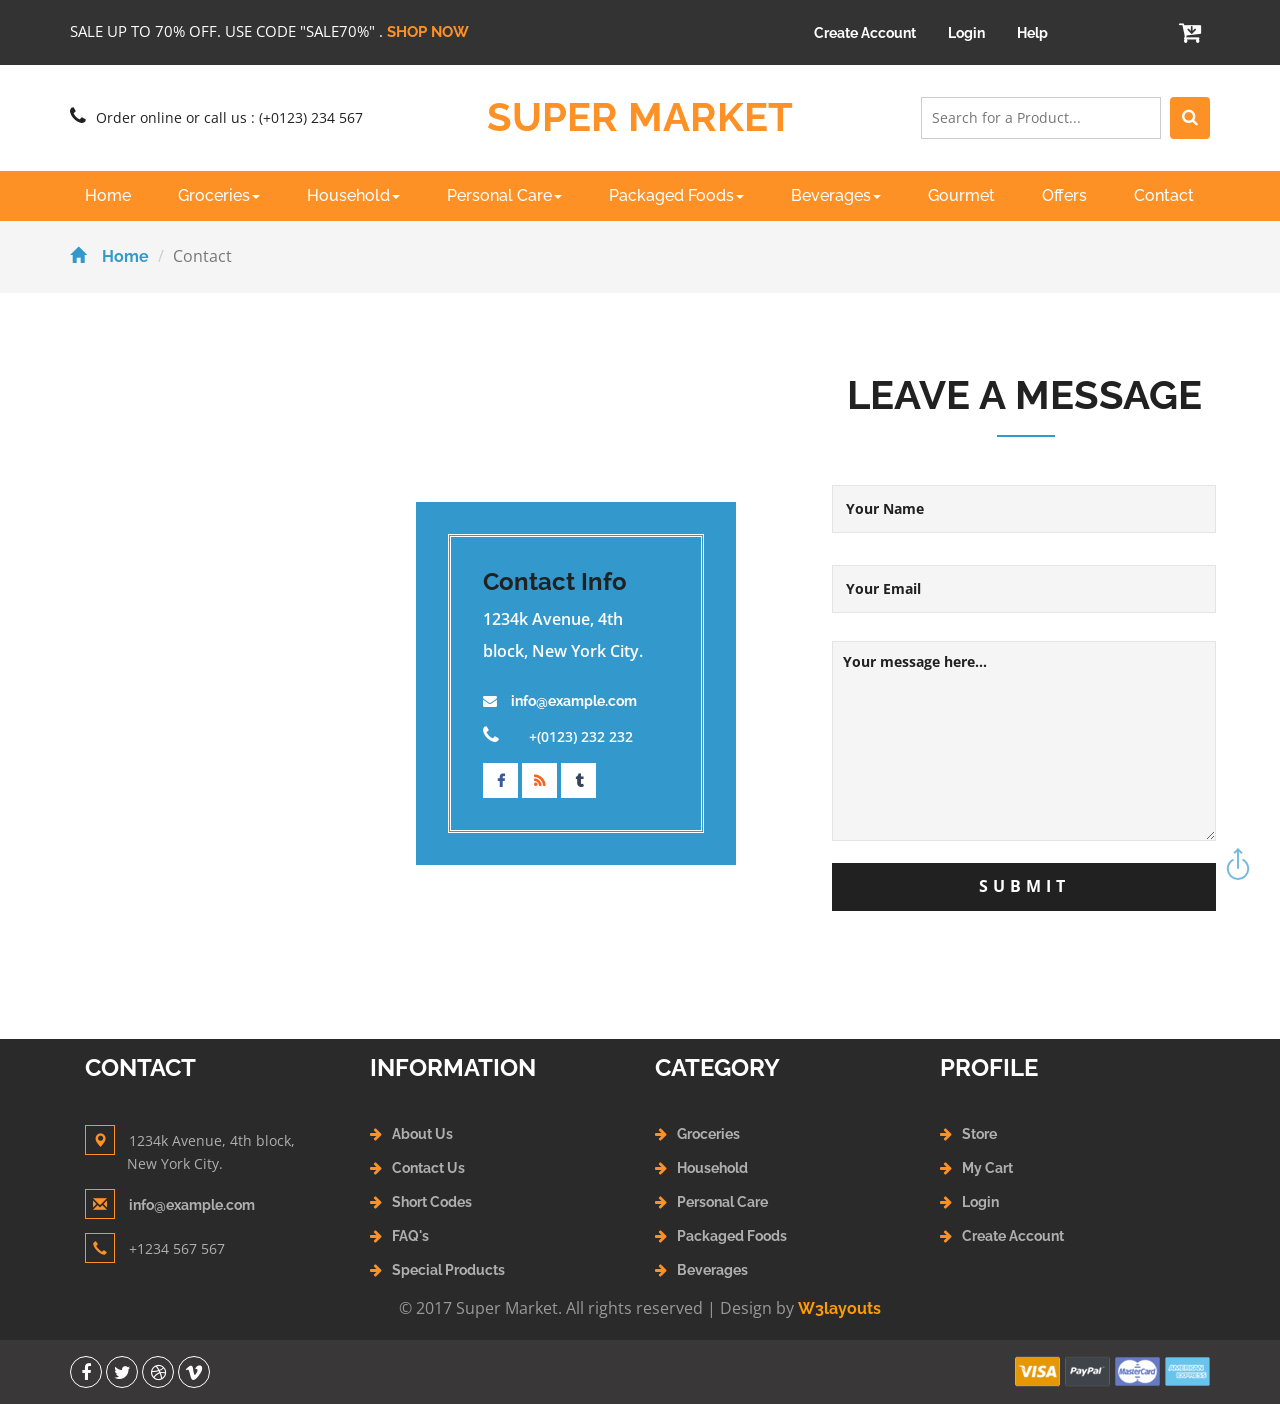
<file: public/web/contact.html>
<!--
author: W3layouts
author URL: http://w3layouts.com
License: Creative Commons Attribution 3.0 Unported
License URL: http://creativecommons.org/licenses/by/3.0/
-->
<!DOCTYPE html>
<html>
<head>
<title>Super Market an Ecommerce Online Shopping Category Flat Bootstrap Responsive Website Template | Contact :: w3layouts</title>
<!-- for-mobile-apps -->
<meta name="viewport" content="width=device-width, initial-scale=1">
<meta http-equiv="Content-Type" content="text/html; charset=utf-8" />
<meta name="keywords" content="Super Market Responsive web template, Bootstrap Web Templates, Flat Web Templates, Android Compatible web template, 
Smartphone Compatible web template, free webdesigns for Nokia, Samsung, LG, SonyEricsson, Motorola web design" />
<script type="application/x-javascript"> addEventListener("load", function() { setTimeout(hideURLbar, 0); }, false);
		function hideURLbar(){ window.scrollTo(0,1); } </script>
<!-- //for-mobile-apps -->
<link href="css/bootstrap.css" rel="stylesheet" type="text/css" media="all" />
<link href="css/style.css" rel="stylesheet" type="text/css" media="all" />
<!-- font-awesome icons -->
<link href="css/font-awesome.css" rel="stylesheet"> 
<!-- //font-awesome icons -->
<!-- js -->
<script src="js/jquery-1.11.1.min.js"></script>
<!-- //js -->
<link href='//fonts.googleapis.com/css?family=Raleway:400,100,100italic,200,200italic,300,400italic,500,500italic,600,600italic,700,700italic,800,800italic,900,900italic' rel='stylesheet' type='text/css'>
<link href='//fonts.googleapis.com/css?family=Open+Sans:400,300,300italic,400italic,600,600italic,700,700italic,800,800italic' rel='stylesheet' type='text/css'>
<!-- start-smoth-scrolling -->
<script type="text/javascript" src="js/move-top.js"></script>
<script type="text/javascript" src="js/easing.js"></script>
<script type="text/javascript">
	jQuery(document).ready(function($) {
		$(".scroll").click(function(event){		
			event.preventDefault();
			$('html,body').animate({scrollTop:$(this.hash).offset().top},1000);
		});
	});
</script>
<!-- start-smoth-scrolling -->
</head>
	
<body>
<!-- header -->
	<div class="agileits_header">
		<div class="container">
			<div class="w3l_offers">
				<p>SALE UP TO 70% OFF. USE CODE "SALE70%" . <a href="products.html">SHOP NOW</a></p>
			</div>
			<div class="agile-login">
				<ul>
					<li><a href="registered.html"> Create Account </a></li>
					<li><a href="login.html">Login</a></li>
					<li><a href="contact.html">Help</a></li>
					
				</ul>
			</div>
			<div class="product_list_header">  
					<form action="#" method="post" class="last"> 
						<input type="hidden" name="cmd" value="_cart">
						<input type="hidden" name="display" value="1">
						<button class="w3view-cart" type="submit" name="submit" value=""><i class="fa fa-cart-arrow-down" aria-hidden="true"></i></button>
					</form>  
			</div>
			<div class="clearfix"> </div>
		</div>
	</div>

	<div class="logo_products">
		<div class="container">
		<div class="w3ls_logo_products_left1">
				<ul class="phone_email">
					<li><i class="fa fa-phone" aria-hidden="true"></i>Order online or call us : (+0123) 234 567</li>
					
				</ul>
			</div>
			<div class="w3ls_logo_products_left">
				<h1><a href="index.html">super Market</a></h1>
			</div>
		<div class="w3l_search">
			<form action="#" method="post">
				<input type="search" name="Search" placeholder="Search for a Product..." required="">
				<button type="submit" class="btn btn-default search" aria-label="Left Align">
					<i class="fa fa-search" aria-hidden="true"> </i>
				</button>
				<div class="clearfix"></div>
			</form>
		</div>
			
			<div class="clearfix"> </div>
		</div>
	</div>
<!-- //header -->
<!-- navigation -->
	<div class="navigation-agileits">
		<div class="container">
			<nav class="navbar navbar-default">
							<!-- Brand and toggle get grouped for better mobile display -->
							<div class="navbar-header nav_2">
								<button type="button" class="navbar-toggle collapsed navbar-toggle1" data-toggle="collapse" data-target="#bs-megadropdown-tabs">
									<span class="sr-only">Toggle navigation</span>
									<span class="icon-bar"></span>
									<span class="icon-bar"></span>
									<span class="icon-bar"></span>
								</button>
							</div> 
							<div class="collapse navbar-collapse" id="bs-megadropdown-tabs">
								<ul class="nav navbar-nav">
									<li class="active"><a href="index.html" class="act">Home</a></li>	
									<!-- Mega Menu -->
									<li class="dropdown">
										<a href="#" class="dropdown-toggle" data-toggle="dropdown">Groceries<b class="caret"></b></a>
										<ul class="dropdown-menu multi-column columns-3">
											<div class="row">
												<div class="multi-gd-img">
													<ul class="multi-column-dropdown">
														<h6>All Groceries</h6>
														<li><a href="groceries.html">Dals & Pulses</a></li>
														<li><a href="groceries.html">Almonds</a></li>
														<li><a href="groceries.html">Cashews</a></li>
														<li><a href="groceries.html">Dry Fruit</a></li>
														<li><a href="groceries.html"> Mukhwas </a></li>
														<li><a href="groceries.html">Rice & Rice Products</a></li>
													</ul>
												</div>	
												
											</div>
										</ul>
									</li>
									<li class="dropdown">
										<a href="#" class="dropdown-toggle" data-toggle="dropdown">Household<b class="caret"></b></a>
										<ul class="dropdown-menu multi-column columns-3">
											<div class="row">
												<div class="multi-gd-img">
													<ul class="multi-column-dropdown">
														<h6>All Household</h6>
														<li><a href="household.html">Cookware</a></li>
														<li><a href="household.html">Dust Pans</a></li>
														<li><a href="household.html">Scrubbers</a></li>
														<li><a href="household.html">Dust Cloth</a></li>
														<li><a href="household.html"> Mops </a></li>
														<li><a href="household.html">Kitchenware</a></li>
													</ul>
												</div>
												
												
											</div>
										</ul>
									</li>
									<li class="dropdown">
										<a href="#" class="dropdown-toggle" data-toggle="dropdown">Personal Care<b class="caret"></b></a>
										<ul class="dropdown-menu multi-column columns-3">
											<div class="row">
												<div class="multi-gd-img">
													<ul class="multi-column-dropdown">
														<h6>Baby Care</h6>
														<li><a href="personalcare.html">Baby Soap</a></li>
														<li><a href="personalcare.html">Baby Care Accessories</a></li>
														<li><a href="personalcare.html">Baby Oil & Shampoos</a></li>
														<li><a href="personalcare.html">Baby Creams & Lotion</a></li>
														<li><a href="personalcare.html"> Baby Powder</a></li>
														<li><a href="personalcare.html">Diapers & Wipes</a></li>
													</ul>
												</div>
												
											</div>
										</ul>
									</li>
									<li class="dropdown">
										<a href="#" class="dropdown-toggle" data-toggle="dropdown">Packaged Foods<b class="caret"></b></a>
										<ul class="dropdown-menu multi-column columns-3">
											<div class="row">
												<div class="multi-gd-img">
													<ul class="multi-column-dropdown">
														<h6>All Accessories</h6>
														<li><a href="packagedfoods.html">Baby Food</a></li>
														<li><a href="packagedfoods.html">Dessert Items</a></li>
														<li><a href="packagedfoods.html">Biscuits</a></li>
														<li><a href="packagedfoods.html">Breakfast Cereals</a></li>
														<li><a href="packagedfoods.html"> Canned Food </a></li>
														<li><a href="packagedfoods.html">Chocolates & Sweets</a></li>
													</ul>
												</div>
												
											
											</div>
										</ul>
									</li>
									<li class="dropdown">
										<a href="#" class="dropdown-toggle" data-toggle="dropdown">Beverages<b class="caret"></b></a>
										<ul class="dropdown-menu multi-column columns-3">
											<div class="row">
												<div class="multi-gd-img">
													<ul class="multi-column-dropdown">
														<h6>Tea & Coeffe</h6>
														<li><a href="beverages.html">Green Tea</a></li>
														<li><a href="beverages.html">Ground Coffee</a></li>
														<li><a href="beverages.html">Herbal Tea</a></li>
														<li><a href="beverages.html">Instant Coffee</a></li>
														<li><a href="beverages.html"> Tea </a></li>
														<li><a href="beverages.html">Tea Bags</a></li>
													</ul>
												</div>
							
											</div>
										</ul>
									</li>
									<li><a href="gourmet.html">Gourmet</a></li>
									<li><a href="offers.html">Offers</a></li>
									<li><a href="contact.html">Contact</a></li>
								</ul>
							</div>
							</nav>
			</div>
		</div>
		
<!-- //navigation -->
<!-- breadcrumbs -->
	<div class="breadcrumbs">
		<div class="container">
			<ol class="breadcrumb breadcrumb1 animated wow slideInLeft" data-wow-delay=".5s">
				<li><a href="index.html"><span class="glyphicon glyphicon-home" aria-hidden="true"></span>Home</a></li>
				<li class="active">Contact</li>
			</ol>
		</div>
	</div>
<!-- //breadcrumbs -->
<!-- contact -->
	<div class="about">
		<div class="w3_agileits_contact_grids">
			<div class="col-md-6 w3_agileits_contact_grid_left">
				<div class="agile_map">
					<iframe src="https://www.google.com/maps/embed?pb=!1m18!1m12!1m3!1d3950.3905851087434!2d-34.90500565012194!3d-8.061582082752993!2m3!1f0!2f0!3f0!3m2!1i1024!2i768!4f13.1!3m3!1m2!1s0x7ab18d90992e4ab%3A0x8e83c4afabe39a3a!2sSport+Club+Do+Recife!5e0!3m2!1sen!2sin!4v1478684415917" style="border:0"></iframe>
				</div>
				<div class="agileits_w3layouts_map_pos">
					<div class="agileits_w3layouts_map_pos1">
						<h3>Contact Info</h3>
						<p>1234k Avenue, 4th block, New York City.</p>
						<ul class="wthree_contact_info_address">
							<li><i class="fa fa-envelope" aria-hidden="true"></i><a href="mailto:info@example.com">info@example.com</a></li>
							<li><i class="fa fa-phone" aria-hidden="true"></i>+(0123) 232 232</li>
						</ul>
						<div class="w3_agile_social_icons w3_agile_social_icons_contact">
							<ul>
								<li><a href="#" class="icon icon-cube agile_facebook"></a></li>
								<li><a href="#" class="icon icon-cube agile_rss"></a></li>
								<li><a href="#" class="icon icon-cube agile_t"></a></li>
							</ul>
						</div>
					</div>
				</div>
			</div>
			<div class="col-md-6 w3_agileits_contact_grid_right">
				<h2 class="w3_agile_header">Leave a<span> Message</span></h2>

				<form action="#" method="post">
					<span class="input input--ichiro">
						<input class="input__field input__field--ichiro" type="text" id="input-25" name="Name" placeholder=" " required="" />
						<label class="input__label input__label--ichiro" for="input-25">
							<span class="input__label-content input__label-content--ichiro">Your Name</span>
						</label>
					</span>
					<span class="input input--ichiro">
						<input class="input__field input__field--ichiro" type="email" id="input-26" name="Email" placeholder=" " required="" />
						<label class="input__label input__label--ichiro" for="input-26">
							<span class="input__label-content input__label-content--ichiro">Your Email</span>
						</label>
					</span>
					<textarea name="Message" placeholder="Your message here..." required=""></textarea>
					<input type="submit" value="Submit">
				</form>
			</div>
			<div class="clearfix"> </div>
		</div>
	</div>
<!-- contact -->

<!-- //footer -->
<div class="footer">
		<div class="container">
			<div class="w3_footer_grids">
				<div class="col-md-3 w3_footer_grid">
					<h3>Contact</h3>
					
					<ul class="address">
						<li><i class="glyphicon glyphicon-map-marker" aria-hidden="true"></i>1234k Avenue, 4th block, <span>New York City.</span></li>
						<li><i class="glyphicon glyphicon-envelope" aria-hidden="true"></i><a href="mailto:info@example.com">info@example.com</a></li>
						<li><i class="glyphicon glyphicon-earphone" aria-hidden="true"></i>+1234 567 567</li>
					</ul>
				</div>
				<div class="col-md-3 w3_footer_grid">
					<h3>Information</h3>
					<ul class="info"> 
						<li><i class="fa fa-arrow-right" aria-hidden="true"></i><a href="about.html">About Us</a></li>
						<li><i class="fa fa-arrow-right" aria-hidden="true"></i><a href="contact.html">Contact Us</a></li>
						<li><i class="fa fa-arrow-right" aria-hidden="true"></i><a href="short-codes.html">Short Codes</a></li>
						<li><i class="fa fa-arrow-right" aria-hidden="true"></i><a href="faq.html">FAQ's</a></li>
						<li><i class="fa fa-arrow-right" aria-hidden="true"></i><a href="products.html">Special Products</a></li>
					</ul>
				</div>
				<div class="col-md-3 w3_footer_grid">
					<h3>Category</h3>
					<ul class="info"> 
						<li><i class="fa fa-arrow-right" aria-hidden="true"></i><a href="groceries.html">Groceries</a></li>
						<li><i class="fa fa-arrow-right" aria-hidden="true"></i><a href="household.html">Household</a></li>
						<li><i class="fa fa-arrow-right" aria-hidden="true"></i><a href="personalcare.html">Personal Care</a></li>
						<li><i class="fa fa-arrow-right" aria-hidden="true"></i><a href="packagedfoods.html">Packaged Foods</a></li>
						<li><i class="fa fa-arrow-right" aria-hidden="true"></i><a href="beverages.html">Beverages</a></li>
					</ul>
				</div>
				<div class="col-md-3 w3_footer_grid">
					<h3>Profile</h3>
					<ul class="info"> 
						<li><i class="fa fa-arrow-right" aria-hidden="true"></i><a href="products.html">Store</a></li>
						<li><i class="fa fa-arrow-right" aria-hidden="true"></i><a href="checkout.html">My Cart</a></li>
						<li><i class="fa fa-arrow-right" aria-hidden="true"></i><a href="login.html">Login</a></li>
						<li><i class="fa fa-arrow-right" aria-hidden="true"></i><a href="registered.html">Create Account</a></li>
					</ul>
					
					
				</div>
				<div class="clearfix"> </div>
			</div>
		</div>
		
		<div class="footer-copy">
			
			<div class="container">
				<p>© 2017 Super Market. All rights reserved | Design by <a href="http://w3layouts.com/">W3layouts</a></p>
			</div>
		</div>
		
	</div>	
	<div class="footer-botm">
			<div class="container">
				<div class="w3layouts-foot">
					<ul>
						<li><a href="#" class="w3_agile_facebook"><i class="fa fa-facebook" aria-hidden="true"></i></a></li>
						<li><a href="#" class="agile_twitter"><i class="fa fa-twitter" aria-hidden="true"></i></a></li>
						<li><a href="#" class="w3_agile_dribble"><i class="fa fa-dribbble" aria-hidden="true"></i></a></li>
						<li><a href="#" class="w3_agile_vimeo"><i class="fa fa-vimeo" aria-hidden="true"></i></a></li>
					</ul>
				</div>
				<div class="payment-w3ls">	
					<img src="images/card.png" alt=" " class="img-responsive">
				</div>
				<div class="clearfix"> </div>
			</div>
		</div>
<!-- //footer -->	
<!-- Bootstrap Core JavaScript -->
<script src="js/bootstrap.min.js"></script>
<!-- top-header and slider -->
<!-- here stars scrolling icon -->
	<script type="text/javascript">
		$(document).ready(function() {
			/*
				var defaults = {
				containerID: 'toTop', // fading element id
				containerHoverID: 'toTopHover', // fading element hover id
				scrollSpeed: 1200,
				easingType: 'linear' 
				};
			*/
								
			$().UItoTop({ easingType: 'easeOutQuart' });
								
			});
	</script>
<!-- //here ends scrolling icon -->
<script src="js/minicart.min.js"></script>
<script>
	// Mini Cart
	paypal.minicart.render({
		action: '#'
	});

	if (~window.location.search.indexOf('reset=true')) {
		paypal.minicart.reset();
	}
</script>
<!-- main slider-banner -->
<script src="js/skdslider.min.js"></script>
<link href="css/skdslider.css" rel="stylesheet">
<script type="text/javascript">
		jQuery(document).ready(function(){
			jQuery('#demo1').skdslider({'delay':5000, 'animationSpeed': 2000,'showNextPrev':true,'showPlayButton':true,'autoSlide':true,'animationType':'fading'});
						
			jQuery('#responsive').change(function(){
			  $('#responsive_wrapper').width(jQuery(this).val());
			});
			
		});
</script>	
<!-- //main slider-banner --> 

</body>
</html>
</file>
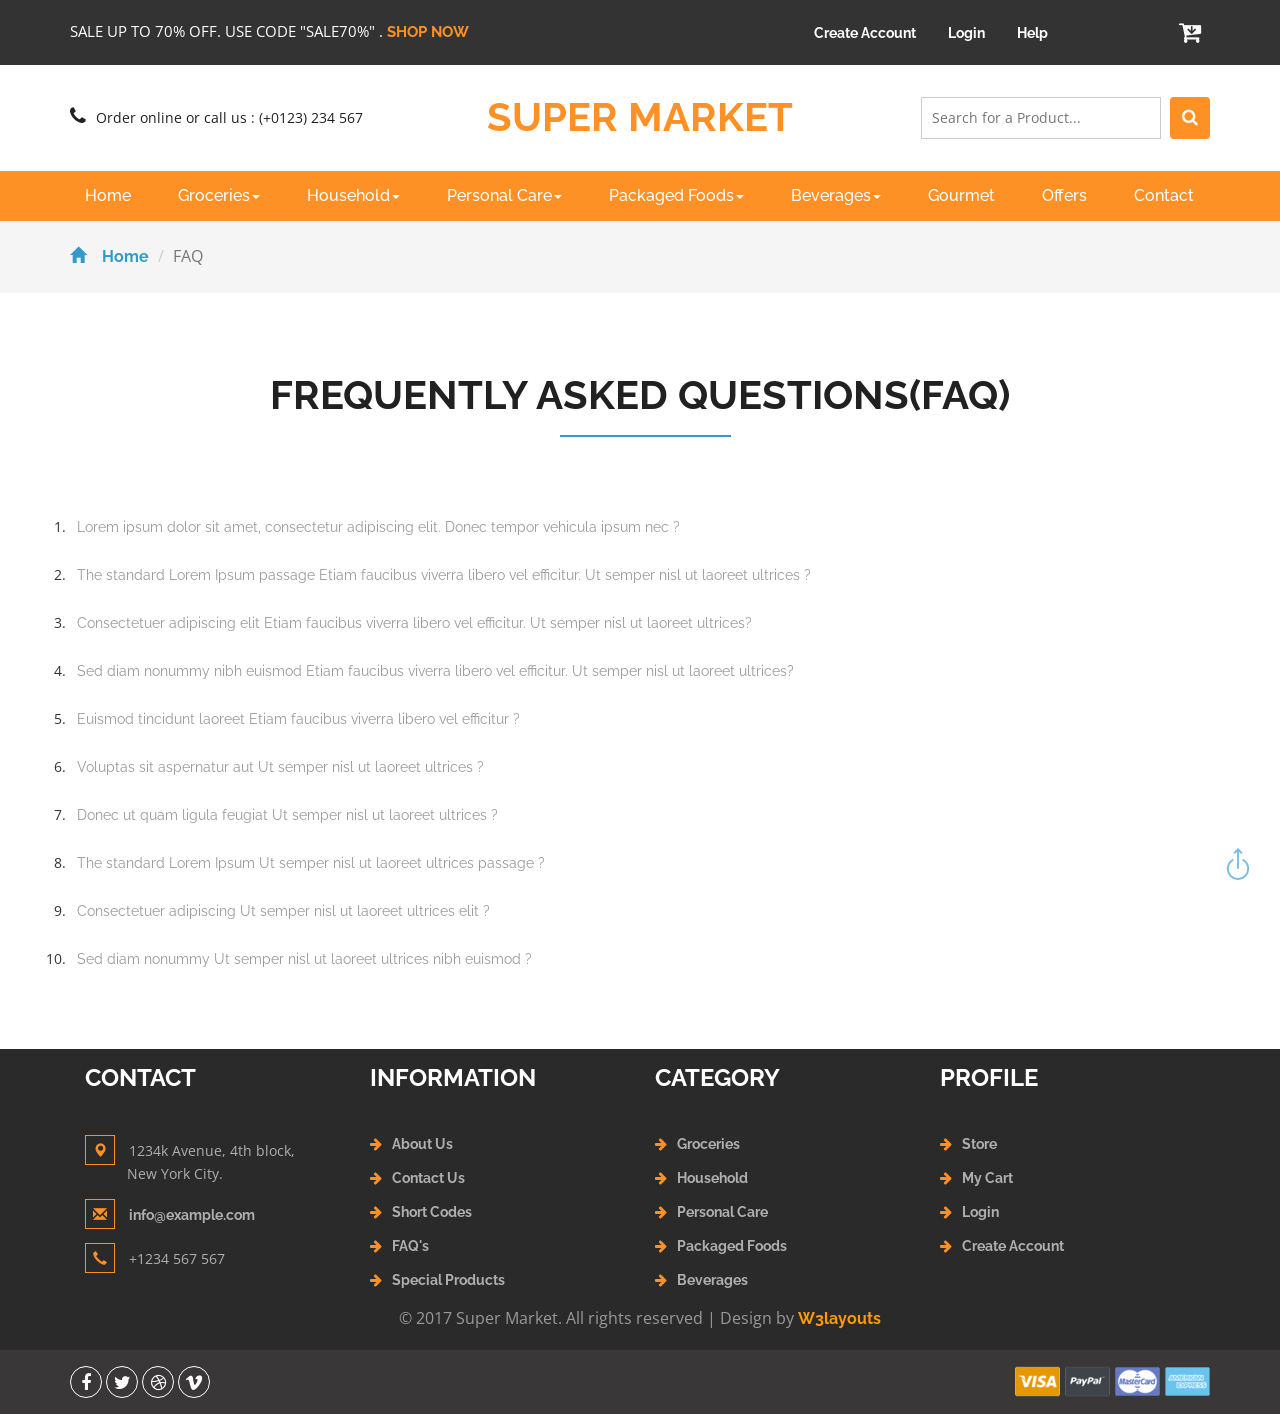
<file: public/web/faq.html>
<!--
author: W3layouts
author URL: http://w3layouts.com
License: Creative Commons Attribution 3.0 Unported
License URL: http://creativecommons.org/licenses/by/3.0/
-->
<!DOCTYPE html>
<html>
<head>
<title>Super Market an Ecommerce Online Shopping Category Flat Bootstrap Responsive Website Template | Faq :: w3layouts</title>
<!-- for-mobile-apps -->
<meta name="viewport" content="width=device-width, initial-scale=1">
<meta http-equiv="Content-Type" content="text/html; charset=utf-8" />
<meta name="keywords" content="Super Market Responsive web template, Bootstrap Web Templates, Flat Web Templates, Android Compatible web template, 
Smartphone Compatible web template, free webdesigns for Nokia, Samsung, LG, SonyEricsson, Motorola web design" />
<script type="application/x-javascript"> addEventListener("load", function() { setTimeout(hideURLbar, 0); }, false);
		function hideURLbar(){ window.scrollTo(0,1); } </script>
<!-- //for-mobile-apps -->
<link href="css/bootstrap.css" rel="stylesheet" type="text/css" media="all" />
<link href="css/style.css" rel="stylesheet" type="text/css" media="all" />
<!-- font-awesome icons -->
<link href="css/font-awesome.css" rel="stylesheet"> 
<!-- //font-awesome icons -->
<!-- js -->
<script src="js/jquery-1.11.1.min.js"></script>
<!-- //js -->
<link href='//fonts.googleapis.com/css?family=Raleway:400,100,100italic,200,200italic,300,400italic,500,500italic,600,600italic,700,700italic,800,800italic,900,900italic' rel='stylesheet' type='text/css'>
<link href='//fonts.googleapis.com/css?family=Open+Sans:400,300,300italic,400italic,600,600italic,700,700italic,800,800italic' rel='stylesheet' type='text/css'>
<!-- start-smoth-scrolling -->
<script type="text/javascript" src="js/move-top.js"></script>
<script type="text/javascript" src="js/easing.js"></script>
<script type="text/javascript">
	jQuery(document).ready(function($) {
		$(".scroll").click(function(event){		
			event.preventDefault();
			$('html,body').animate({scrollTop:$(this.hash).offset().top},1000);
		});
	});
</script>
<!-- start-smoth-scrolling -->
</head>
	
<body>
<!-- header -->
	<div class="agileits_header">
		<div class="container">
			<div class="w3l_offers">
				<p>SALE UP TO 70% OFF. USE CODE "SALE70%" . <a href="products.html">SHOP NOW</a></p>
			</div>
			<div class="agile-login">
				<ul>
					<li><a href="registered.html"> Create Account </a></li>
					<li><a href="login.html">Login</a></li>
					<li><a href="contact.html">Help</a></li>
					
				</ul>
			</div>
			<div class="product_list_header">  
					<form action="#" method="post" class="last"> 
						<input type="hidden" name="cmd" value="_cart">
						<input type="hidden" name="display" value="1">
						<button class="w3view-cart" type="submit" name="submit" value=""><i class="fa fa-cart-arrow-down" aria-hidden="true"></i></button>
					</form>  
			</div>
			<div class="clearfix"> </div>
		</div>
	</div>

	<div class="logo_products">
		<div class="container">
		<div class="w3ls_logo_products_left1">
				<ul class="phone_email">
					<li><i class="fa fa-phone" aria-hidden="true"></i>Order online or call us : (+0123) 234 567</li>
					
				</ul>
			</div>
			<div class="w3ls_logo_products_left">
				<h1><a href="index.html">super Market</a></h1>
			</div>
		<div class="w3l_search">
			<form action="#" method="post">
				<input type="search" name="Search" placeholder="Search for a Product..." required="">
				<button type="submit" class="btn btn-default search" aria-label="Left Align">
					<i class="fa fa-search" aria-hidden="true"> </i>
				</button>
				<div class="clearfix"></div>
			</form>
		</div>
			
			<div class="clearfix"> </div>
		</div>
	</div>
<!-- //header -->
<!-- navigation -->
	<div class="navigation-agileits">
		<div class="container">
			<nav class="navbar navbar-default">
							<!-- Brand and toggle get grouped for better mobile display -->
							<div class="navbar-header nav_2">
								<button type="button" class="navbar-toggle collapsed navbar-toggle1" data-toggle="collapse" data-target="#bs-megadropdown-tabs">
									<span class="sr-only">Toggle navigation</span>
									<span class="icon-bar"></span>
									<span class="icon-bar"></span>
									<span class="icon-bar"></span>
								</button>
							</div> 
							<div class="collapse navbar-collapse" id="bs-megadropdown-tabs">
								<ul class="nav navbar-nav">
									<li class="active"><a href="index.html" class="act">Home</a></li>	
									<!-- Mega Menu -->
									<li class="dropdown">
										<a href="#" class="dropdown-toggle" data-toggle="dropdown">Groceries<b class="caret"></b></a>
										<ul class="dropdown-menu multi-column columns-3">
											<div class="row">
												<div class="multi-gd-img">
													<ul class="multi-column-dropdown">
														<h6>All Groceries</h6>
														<li><a href="groceries.html">Dals & Pulses</a></li>
														<li><a href="groceries.html">Almonds</a></li>
														<li><a href="groceries.html">Cashews</a></li>
														<li><a href="groceries.html">Dry Fruit</a></li>
														<li><a href="groceries.html"> Mukhwas </a></li>
														<li><a href="groceries.html">Rice & Rice Products</a></li>
													</ul>
												</div>	
												
											</div>
										</ul>
									</li>
									<li class="dropdown">
										<a href="#" class="dropdown-toggle" data-toggle="dropdown">Household<b class="caret"></b></a>
										<ul class="dropdown-menu multi-column columns-3">
											<div class="row">
												<div class="multi-gd-img">
													<ul class="multi-column-dropdown">
														<h6>All Household</h6>
														<li><a href="household.html">Cookware</a></li>
														<li><a href="household.html">Dust Pans</a></li>
														<li><a href="household.html">Scrubbers</a></li>
														<li><a href="household.html">Dust Cloth</a></li>
														<li><a href="household.html"> Mops </a></li>
														<li><a href="household.html">Kitchenware</a></li>
													</ul>
												</div>
												
												
											</div>
										</ul>
									</li>
									<li class="dropdown">
										<a href="#" class="dropdown-toggle" data-toggle="dropdown">Personal Care<b class="caret"></b></a>
										<ul class="dropdown-menu multi-column columns-3">
											<div class="row">
												<div class="multi-gd-img">
													<ul class="multi-column-dropdown">
														<h6>Baby Care</h6>
														<li><a href="personalcare.html">Baby Soap</a></li>
														<li><a href="personalcare.html">Baby Care Accessories</a></li>
														<li><a href="personalcare.html">Baby Oil & Shampoos</a></li>
														<li><a href="personalcare.html">Baby Creams & Lotion</a></li>
														<li><a href="personalcare.html"> Baby Powder</a></li>
														<li><a href="personalcare.html">Diapers & Wipes</a></li>
													</ul>
												</div>
												
											</div>
										</ul>
									</li>
									<li class="dropdown">
										<a href="#" class="dropdown-toggle" data-toggle="dropdown">Packaged Foods<b class="caret"></b></a>
										<ul class="dropdown-menu multi-column columns-3">
											<div class="row">
												<div class="multi-gd-img">
													<ul class="multi-column-dropdown">
														<h6>All Accessories</h6>
														<li><a href="packagedfoods.html">Baby Food</a></li>
														<li><a href="packagedfoods.html">Dessert Items</a></li>
														<li><a href="packagedfoods.html">Biscuits</a></li>
														<li><a href="packagedfoods.html">Breakfast Cereals</a></li>
														<li><a href="packagedfoods.html"> Canned Food </a></li>
														<li><a href="packagedfoods.html">Chocolates & Sweets</a></li>
													</ul>
												</div>
												
											
											</div>
										</ul>
									</li>
									<li class="dropdown">
										<a href="#" class="dropdown-toggle" data-toggle="dropdown">Beverages<b class="caret"></b></a>
										<ul class="dropdown-menu multi-column columns-3">
											<div class="row">
												<div class="multi-gd-img">
													<ul class="multi-column-dropdown">
														<h6>Tea & Coeffe</h6>
														<li><a href="beverages.html">Green Tea</a></li>
														<li><a href="beverages.html">Ground Coffee</a></li>
														<li><a href="beverages.html">Herbal Tea</a></li>
														<li><a href="beverages.html">Instant Coffee</a></li>
														<li><a href="beverages.html"> Tea </a></li>
														<li><a href="beverages.html">Tea Bags</a></li>
													</ul>
												</div>
							
											</div>
										</ul>
									</li>
									<li><a href="gourmet.html">Gourmet</a></li>
									<li><a href="offers.html">Offers</a></li>
									<li><a href="contact.html">Contact</a></li>
								</ul>
							</div>
							</nav>
			</div>
		</div>
		
<!-- //navigation -->
<!-- breadcrumbs -->
	<div class="breadcrumbs">
		<div class="container">
			<ol class="breadcrumb breadcrumb1 animated wow slideInLeft" data-wow-delay=".5s">
				<li><a href="index.html"><span class="glyphicon glyphicon-home" aria-hidden="true"></span>Home</a></li>
				<li class="active">FAQ</li>
			</ol>
		</div>
	</div>
<!-- //breadcrumbs -->
<!-- help-page -->
	<div class="faq-w3agile">
		<div class="container"> 
			<h2 class="w3_agile_header">Frequently asked questions(FAQ)</h2> 
			<ul class="faq">
				<li class="item1"><a href="#" title="click here">Lorem ipsum dolor sit amet, consectetur adipiscing elit. Donec tempor vehicula ipsum nec ?</a>
					<ul>
						<li class="subitem1"><p> Lorem ipsum dolor sit amet, consectetuer adipiscing elit, sed diam nonummy nibh euismod tincidunt ut laoreet dolore. At vero eos et accusamus et iusto odio dignissimos ducimus qui blanditiis praesentium voluptatum deleniti atque corrupti quos dolores et quas molestias excepturi sint occaecati cupiditate non provident.</p></li>										
					</ul>
				</li>
				<li class="item2"><a href="#" title="click here">The standard Lorem Ipsum passage Etiam faucibus viverra libero vel efficitur. Ut semper nisl ut laoreet ultrices ?</a>
					<ul>
						<li class="subitem1"><p> Tincidunt ut laoreet dolore At vero eos et Lorem ipsum dolor sit amet, consectetuer adipiscing elit, sed diam nonummy nibh euismod  consectetuer adipiscing elit, sed diam nonummy nibh euismod accusamus et iusto odio dignissimos ducimus qui blanditiis praesentium voluptatum deleniti atque corrupti quos dolores et quas molestias excepturi sint occaecati cupiditate non provident.</p></li>										
					</ul>
				</li>
				<li class="item3"><a href="#" title="click here">Consectetuer adipiscing elit Etiam faucibus viverra libero vel efficitur. Ut semper nisl ut laoreet ultrices?</a>
					<ul>
						<li class="subitem1"><p>Dincidunt ut laoreet dolore At vero eos et Lorem ipsum dolor sit amet, consectetuer adipiscing elit, sed diam nonummy nibh euismod  consectetuer adipiscing elit, sed diam nonummy nibh euismod accusamus et iusto odio dignissimos ducimus qui blanditiis praesentium voluptatum deleniti atque corrupti quos dolores et quas molestias excepturi sint occaecati cupiditate non provident.</p></li>										
					</ul>
				</li>
				<li class="item4"><a href="#" title="click here">Sed diam nonummy nibh euismod Etiam faucibus viverra libero vel efficitur. Ut semper nisl ut laoreet ultrices?</a>
					<ul>
						<li class="subitem1"><p>At vero eos et Lorem ipsum dolor sit amet, consectetuer adipiscing elit, sed diam nonummy nibh euismod  consectetuer adipiscing elit, sed diam nonummy nibh euismod accusamus et iusto odio dignissimos ducimus qui blanditiis praesentium voluptatum deleniti atque corrupti quos dolores et quas molestias excepturi sint occaecati cupiditate non provident.</p></li>										
					</ul>
				</li> 
				<li class="item5"><a href="#" title="click here">Euismod tincidunt laoreet Etiam faucibus viverra libero vel efficitur ?</a>
					<ul>
						<li class="subitem1"><p>At vero eos et Lorem ipsum dolor sit amet, consectetuer adipiscing elit, sed diam nonummy nibh euismod  consectetuer adipiscing elit, sed diam nonummy nibh euismod accusamus et iusto odio dignissimos ducimus qui blanditiis praesentium voluptatum deleniti atque corrupti quos dolores et quas molestias excepturi sint occaecati cupiditate non provident.</p></li>										
					</ul>
				</li>
				<li class="item6"><a href="#" title="click here">Voluptas sit aspernatur aut Ut semper nisl ut laoreet ultrices ?</a>
					<ul>
						<li class="subitem1"><p>At vero eos et Lorem ipsum dolor sit amet, consectetuer adipiscing elit, sed diam nonummy nibh euismod  consectetuer adipiscing elit, sed diam nonummy nibh euismod accusamus et iusto odio dignissimos ducimus qui blanditiis praesentium voluptatum deleniti atque corrupti quos dolores et quas molestias excepturi sint occaecati cupiditate non provident.</p></li>										
					</ul>
				</li>
				<li class="item7"><a href="#" title="click here">Donec ut quam ligula feugiat Ut semper nisl ut laoreet ultrices ?</a>
					<ul>
						<li class="subitem1"><p>At vero eos et Lorem ipsum dolor sit amet, consectetuer adipiscing elit, sed diam nonummy nibh euismod  consectetuer adipiscing elit, sed diam nonummy nibh euismod accusamus et iusto odio dignissimos ducimus qui blanditiis praesentium voluptatum deleniti atque corrupti quos dolores et quas molestias excepturi sint occaecati cupiditate non provident.</p></li>										
					</ul>
				</li>
				<li class="item8"><a href="#" title="click here">The standard Lorem Ipsum Ut semper nisl ut laoreet ultrices passage ?</a>
					<ul>
						<li class="subitem1"><p>Lorem ipsum dolor sit amet At vero eos et Lorem ipsum dolor sit amet, consectetuer adipiscing elit, sed diam nonummy nibh euismod  consectetuer adipiscing elit, sed diam nonummy nibh euismod accusamus et iusto odio dignissimos ducimus qui blanditiis praesentium voluptatum deleniti atque corrupti quos dolores et quas molestias excepturi sint occaecati cupiditate non provident.</p></li>										
					</ul>
				</li>
				<li class="item9"><a href="#" title="click here">Consectetuer adipiscing Ut semper nisl ut laoreet ultrices elit ?</a>
					<ul>
						<li class="subitem1"><p>Lorem ipsum dolor sit amet At vero eos et Lorem ipsum dolor sit amet, consectetuer adipiscing elit, sed diam nonummy nibh euismod  consectetuer adipiscing elit, sed diam nonummy nibh euismod accusamus et iusto odio dignissimos ducimus qui blanditiis praesentium voluptatum deleniti atque corrupti quos dolores et quas molestias excepturi sint occaecati cupiditate non provident.</p></li>										
					</ul>
				</li>
				<li class="item10"><a href="#" title="click here">Sed diam nonummy Ut semper nisl ut laoreet ultrices nibh euismod ?</a>
					<ul>
						<li class="subitem1"><p>Consectetuer adipiscing elit, sed diam nonummy nibh euismod  consectetuer adipiscing elit, sed diam nonummy nibh euismod accusamus et iusto odio dignissimos ducimus qui blanditiis praesentium voluptatum deleniti atque corrupti quos dolores et quas molestias excepturi sint occaecati cupiditate non provident.</p></li>										
					</ul>
				</li> 
			</ul> 
			<!-- script for tabs -->
			<script type="text/javascript">
				$(function() {
				
					var menu_ul = $('.faq > li > ul'),
						   menu_a  = $('.faq > li > a');
					
					menu_ul.hide();
				
					menu_a.click(function(e) {
						e.preventDefault();
						if(!$(this).hasClass('active')) {
							menu_a.removeClass('active');
							menu_ul.filter(':visible').slideUp('normal');
							$(this).addClass('active').next().stop(true,true).slideDown('normal');
						} else {
							$(this).removeClass('active');
							$(this).next().stop(true,true).slideUp('normal');
						}
					});
				
				});
			</script>
			<!-- script for tabs -->   
		</div>
	</div>
<!-- //footer -->
<div class="footer">
		<div class="container">
			<div class="w3_footer_grids">
				<div class="col-md-3 w3_footer_grid">
					<h3>Contact</h3>
					
					<ul class="address">
						<li><i class="glyphicon glyphicon-map-marker" aria-hidden="true"></i>1234k Avenue, 4th block, <span>New York City.</span></li>
						<li><i class="glyphicon glyphicon-envelope" aria-hidden="true"></i><a href="mailto:info@example.com">info@example.com</a></li>
						<li><i class="glyphicon glyphicon-earphone" aria-hidden="true"></i>+1234 567 567</li>
					</ul>
				</div>
				<div class="col-md-3 w3_footer_grid">
					<h3>Information</h3>
					<ul class="info"> 
						<li><i class="fa fa-arrow-right" aria-hidden="true"></i><a href="about.html">About Us</a></li>
						<li><i class="fa fa-arrow-right" aria-hidden="true"></i><a href="contact.html">Contact Us</a></li>
						<li><i class="fa fa-arrow-right" aria-hidden="true"></i><a href="short-codes.html">Short Codes</a></li>
						<li><i class="fa fa-arrow-right" aria-hidden="true"></i><a href="faq.html">FAQ's</a></li>
						<li><i class="fa fa-arrow-right" aria-hidden="true"></i><a href="products.html">Special Products</a></li>
					</ul>
				</div>
				<div class="col-md-3 w3_footer_grid">
					<h3>Category</h3>
					<ul class="info"> 
						<li><i class="fa fa-arrow-right" aria-hidden="true"></i><a href="groceries.html">Groceries</a></li>
						<li><i class="fa fa-arrow-right" aria-hidden="true"></i><a href="household.html">Household</a></li>
						<li><i class="fa fa-arrow-right" aria-hidden="true"></i><a href="personalcare.html">Personal Care</a></li>
						<li><i class="fa fa-arrow-right" aria-hidden="true"></i><a href="packagedfoods.html">Packaged Foods</a></li>
						<li><i class="fa fa-arrow-right" aria-hidden="true"></i><a href="beverages.html">Beverages</a></li>
					</ul>
				</div>
				<div class="col-md-3 w3_footer_grid">
					<h3>Profile</h3>
					<ul class="info"> 
						<li><i class="fa fa-arrow-right" aria-hidden="true"></i><a href="products.html">Store</a></li>
						<li><i class="fa fa-arrow-right" aria-hidden="true"></i><a href="checkout.html">My Cart</a></li>
						<li><i class="fa fa-arrow-right" aria-hidden="true"></i><a href="login.html">Login</a></li>
						<li><i class="fa fa-arrow-right" aria-hidden="true"></i><a href="registered.html">Create Account</a></li>
					</ul>
				</div>
				<div class="clearfix"> </div>
			</div>
		</div>
		<div class="footer-copy">
			<div class="container">
				<p>© 2017 Super Market. All rights reserved | Design by <a href="http://w3layouts.com/">W3layouts</a></p>
			</div>
		</div>
		
	</div>	
	<div class="footer-botm">
			<div class="container">
				<div class="w3layouts-foot">
					<ul>
						<li><a href="#" class="w3_agile_facebook"><i class="fa fa-facebook" aria-hidden="true"></i></a></li>
						<li><a href="#" class="agile_twitter"><i class="fa fa-twitter" aria-hidden="true"></i></a></li>
						<li><a href="#" class="w3_agile_dribble"><i class="fa fa-dribbble" aria-hidden="true"></i></a></li>
						<li><a href="#" class="w3_agile_vimeo"><i class="fa fa-vimeo" aria-hidden="true"></i></a></li>
					</ul>
				</div>
				<div class="payment-w3ls">	
					<img src="images/card.png" alt=" " class="img-responsive">
				</div>
				<div class="clearfix"> </div>
			</div>
		</div>
<!-- //footer -->	
<!-- Bootstrap Core JavaScript -->
<script src="js/bootstrap.min.js"></script>
<!-- top-header and slider -->
<!-- here stars scrolling icon -->
	<script type="text/javascript">
		$(document).ready(function() {
			/*
				var defaults = {
				containerID: 'toTop', // fading element id
				containerHoverID: 'toTopHover', // fading element hover id
				scrollSpeed: 1200,
				easingType: 'linear' 
				};
			*/
								
			$().UItoTop({ easingType: 'easeOutQuart' });
								
			});
	</script>
<!-- //here ends scrolling icon -->
<script src="js/minicart.min.js"></script>
<script>
	// Mini Cart
	paypal.minicart.render({
		action: '#'
	});

	if (~window.location.search.indexOf('reset=true')) {
		paypal.minicart.reset();
	}
</script>
<!-- main slider-banner -->
<script src="js/skdslider.min.js"></script>
<link href="css/skdslider.css" rel="stylesheet">
<script type="text/javascript">
		jQuery(document).ready(function(){
			jQuery('#demo1').skdslider({'delay':5000, 'animationSpeed': 2000,'showNextPrev':true,'showPlayButton':true,'autoSlide':true,'animationType':'fading'});
						
			jQuery('#responsive').change(function(){
			  $('#responsive_wrapper').width(jQuery(this).val());
			});
			
		});
</script>	
<!-- //main slider-banner --> 
</body>
</html>
</file>
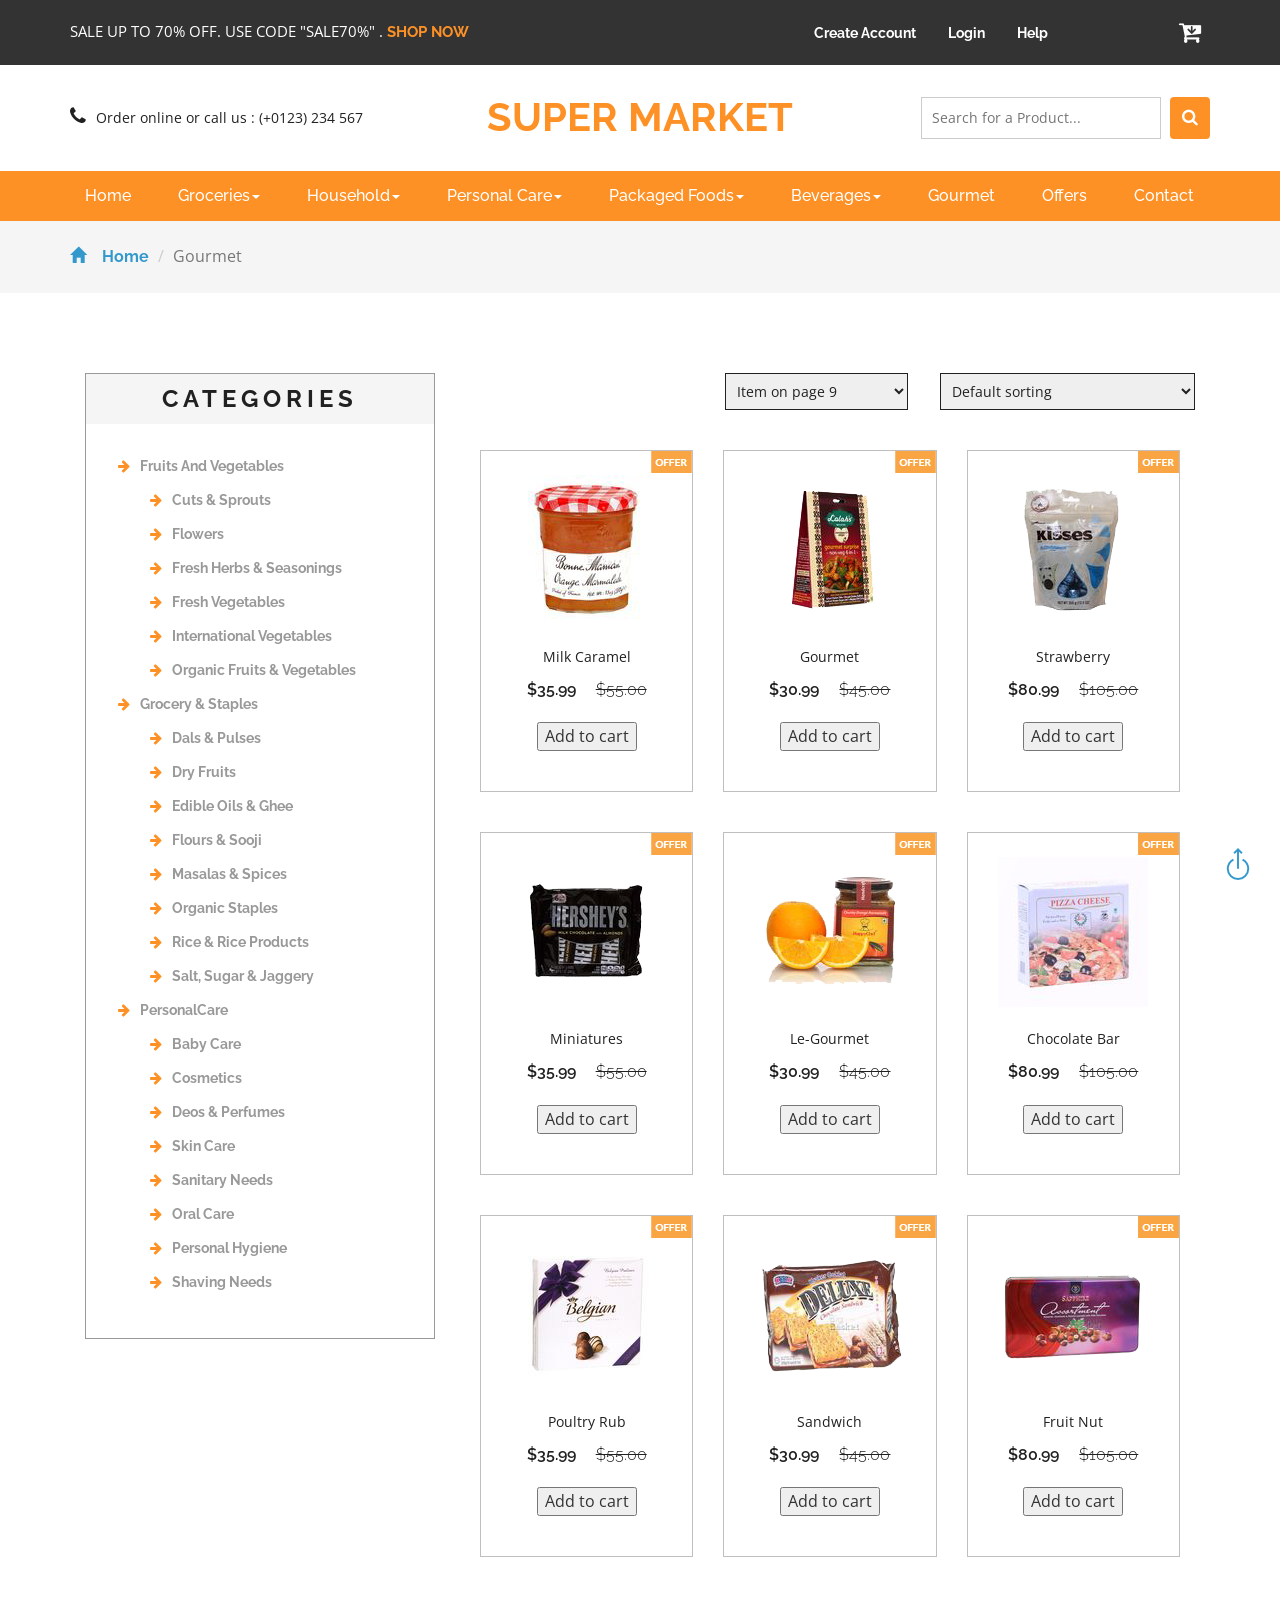
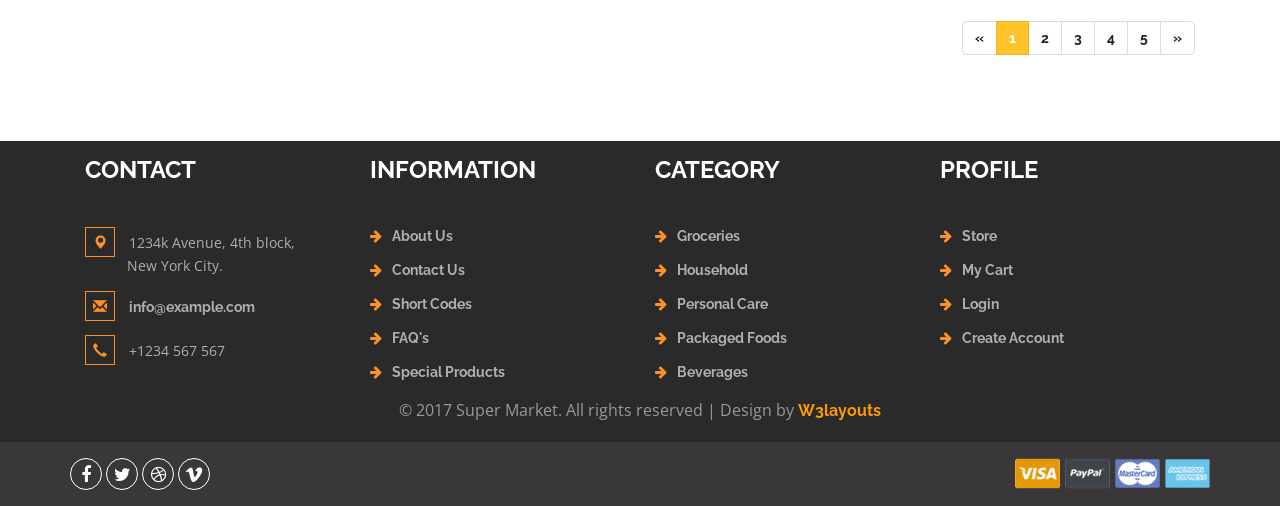
<file: public/web/gourmet.html>
<!--
author: W3layouts
author URL: http://w3layouts.com
License: Creative Commons Attribution 3.0 Unported
License URL: http://creativecommons.org/licenses/by/3.0/
-->
<!DOCTYPE html>
<html>
<head>
<title>Super Market an Ecommerce Online Shopping Category Flat Bootstrap Responsive Website Template | Gourmet :: w3layouts</title>
<!-- for-mobile-apps -->
<meta name="viewport" content="width=device-width, initial-scale=1">
<meta http-equiv="Content-Type" content="text/html; charset=utf-8" />
<meta name="keywords" content="Super Market Responsive web template, Bootstrap Web Templates, Flat Web Templates, Android Compatible web template, 
Smartphone Compatible web template, free webdesigns for Nokia, Samsung, LG, SonyEricsson, Motorola web design" />
<script type="application/x-javascript"> addEventListener("load", function() { setTimeout(hideURLbar, 0); }, false);
		function hideURLbar(){ window.scrollTo(0,1); } </script>
<!-- //for-mobile-apps -->
<link href="css/bootstrap.css" rel="stylesheet" type="text/css" media="all" />
<link href="css/style.css" rel="stylesheet" type="text/css" media="all" />
<!-- font-awesome icons -->
<link href="css/font-awesome.css" rel="stylesheet"> 
<!-- //font-awesome icons -->
<!-- js -->
<script src="js/jquery-1.11.1.min.js"></script>
<!-- //js -->
<link href='//fonts.googleapis.com/css?family=Raleway:400,100,100italic,200,200italic,300,400italic,500,500italic,600,600italic,700,700italic,800,800italic,900,900italic' rel='stylesheet' type='text/css'>
<link href='//fonts.googleapis.com/css?family=Open+Sans:400,300,300italic,400italic,600,600italic,700,700italic,800,800italic' rel='stylesheet' type='text/css'>
<!-- start-smoth-scrolling -->
<script type="text/javascript" src="js/move-top.js"></script>
<script type="text/javascript" src="js/easing.js"></script>
<script type="text/javascript">
	jQuery(document).ready(function($) {
		$(".scroll").click(function(event){		
			event.preventDefault();
			$('html,body').animate({scrollTop:$(this.hash).offset().top},1000);
		});
	});
</script>
<!-- start-smoth-scrolling -->
</head>
	
<body>
<!-- header -->
	<div class="agileits_header">
		<div class="container">
			<div class="w3l_offers">
				<p>SALE UP TO 70% OFF. USE CODE "SALE70%" . <a href="products.html">SHOP NOW</a></p>
			</div>
			<div class="agile-login">
				<ul>
					<li><a href="registered.html"> Create Account </a></li>
					<li><a href="login.html">Login</a></li>
					<li><a href="contact.html">Help</a></li>
					
				</ul>
			</div>
			<div class="product_list_header">  
					<form action="#" method="post" class="last"> 
						<input type="hidden" name="cmd" value="_cart">
						<input type="hidden" name="display" value="1">
						<button class="w3view-cart" type="submit" name="submit" value=""><i class="fa fa-cart-arrow-down" aria-hidden="true"></i></button>
					</form>  
			</div>
			<div class="clearfix"> </div>
		</div>
	</div>

	<div class="logo_products">
		<div class="container">
		<div class="w3ls_logo_products_left1">
				<ul class="phone_email">
					<li><i class="fa fa-phone" aria-hidden="true"></i>Order online or call us : (+0123) 234 567</li>
					
				</ul>
			</div>
			<div class="w3ls_logo_products_left">
				<h1><a href="index.html">super Market</a></h1>
			</div>
		<div class="w3l_search">
			<form action="#" method="post">
				<input type="search" name="Search" placeholder="Search for a Product..." required="">
				<button type="submit" class="btn btn-default search" aria-label="Left Align">
					<i class="fa fa-search" aria-hidden="true"> </i>
				</button>
				<div class="clearfix"></div>
			</form>
		</div>
			
			<div class="clearfix"> </div>
		</div>
	</div>
<!-- //header -->
<!-- navigation -->
	<div class="navigation-agileits">
		<div class="container">
			<nav class="navbar navbar-default">
							<!-- Brand and toggle get grouped for better mobile display -->
							<div class="navbar-header nav_2">
								<button type="button" class="navbar-toggle collapsed navbar-toggle1" data-toggle="collapse" data-target="#bs-megadropdown-tabs">
									<span class="sr-only">Toggle navigation</span>
									<span class="icon-bar"></span>
									<span class="icon-bar"></span>
									<span class="icon-bar"></span>
								</button>
							</div> 
							<div class="collapse navbar-collapse" id="bs-megadropdown-tabs">
								<ul class="nav navbar-nav">
									<li class="active"><a href="index.html" class="act">Home</a></li>	
									<!-- Mega Menu -->
									<li class="dropdown">
										<a href="#" class="dropdown-toggle" data-toggle="dropdown">Groceries<b class="caret"></b></a>
										<ul class="dropdown-menu multi-column columns-3">
											<div class="row">
												<div class="multi-gd-img">
													<ul class="multi-column-dropdown">
														<h6>All Groceries</h6>
														<li><a href="groceries.html">Dals & Pulses</a></li>
														<li><a href="groceries.html">Almonds</a></li>
														<li><a href="groceries.html">Cashews</a></li>
														<li><a href="groceries.html">Dry Fruit</a></li>
														<li><a href="groceries.html"> Mukhwas </a></li>
														<li><a href="groceries.html">Rice & Rice Products</a></li>
													</ul>
												</div>	
												
											</div>
										</ul>
									</li>
									<li class="dropdown">
										<a href="#" class="dropdown-toggle" data-toggle="dropdown">Household<b class="caret"></b></a>
										<ul class="dropdown-menu multi-column columns-3">
											<div class="row">
												<div class="multi-gd-img">
													<ul class="multi-column-dropdown">
														<h6>All Household</h6>
														<li><a href="household.html">Cookware</a></li>
														<li><a href="household.html">Dust Pans</a></li>
														<li><a href="household.html">Scrubbers</a></li>
														<li><a href="household.html">Dust Cloth</a></li>
														<li><a href="household.html"> Mops </a></li>
														<li><a href="household.html">Kitchenware</a></li>
													</ul>
												</div>
												
												
											</div>
										</ul>
									</li>
									<li class="dropdown">
										<a href="#" class="dropdown-toggle" data-toggle="dropdown">Personal Care<b class="caret"></b></a>
										<ul class="dropdown-menu multi-column columns-3">
											<div class="row">
												<div class="multi-gd-img">
													<ul class="multi-column-dropdown">
														<h6>Baby Care</h6>
														<li><a href="personalcare.html">Baby Soap</a></li>
														<li><a href="personalcare.html">Baby Care Accessories</a></li>
														<li><a href="personalcare.html">Baby Oil & Shampoos</a></li>
														<li><a href="personalcare.html">Baby Creams & Lotion</a></li>
														<li><a href="personalcare.html"> Baby Powder</a></li>
														<li><a href="personalcare.html">Diapers & Wipes</a></li>
													</ul>
												</div>
												
											</div>
										</ul>
									</li>
									<li class="dropdown">
										<a href="#" class="dropdown-toggle" data-toggle="dropdown">Packaged Foods<b class="caret"></b></a>
										<ul class="dropdown-menu multi-column columns-3">
											<div class="row">
												<div class="multi-gd-img">
													<ul class="multi-column-dropdown">
														<h6>All Accessories</h6>
														<li><a href="packagedfoods.html">Baby Food</a></li>
														<li><a href="packagedfoods.html">Dessert Items</a></li>
														<li><a href="packagedfoods.html">Biscuits</a></li>
														<li><a href="packagedfoods.html">Breakfast Cereals</a></li>
														<li><a href="packagedfoods.html"> Canned Food </a></li>
														<li><a href="packagedfoods.html">Chocolates & Sweets</a></li>
													</ul>
												</div>
												
											
											</div>
										</ul>
									</li>
									<li class="dropdown">
										<a href="#" class="dropdown-toggle" data-toggle="dropdown">Beverages<b class="caret"></b></a>
										<ul class="dropdown-menu multi-column columns-3">
											<div class="row">
												<div class="multi-gd-img">
													<ul class="multi-column-dropdown">
														<h6>Tea & Coeffe</h6>
														<li><a href="beverages.html">Green Tea</a></li>
														<li><a href="beverages.html">Ground Coffee</a></li>
														<li><a href="beverages.html">Herbal Tea</a></li>
														<li><a href="beverages.html">Instant Coffee</a></li>
														<li><a href="beverages.html"> Tea </a></li>
														<li><a href="beverages.html">Tea Bags</a></li>
													</ul>
												</div>
							
											</div>
										</ul>
									</li>
									<li><a href="gourmet.html">Gourmet</a></li>
									<li><a href="offers.html">Offers</a></li>
									<li><a href="contact.html">Contact</a></li>
								</ul>
							</div>
							</nav>
			</div>
		</div>
		
<!-- //navigation -->
<!-- breadcrumbs -->
	<div class="breadcrumbs">
		<div class="container">
			<ol class="breadcrumb breadcrumb1 animated wow slideInLeft" data-wow-delay=".5s">
				<li><a href="index.html"><span class="glyphicon glyphicon-home" aria-hidden="true"></span>Home</a></li>
				<li class="active">Gourmet</li>
			</ol>
		</div>
	</div>
<!-- //breadcrumbs -->
<!--- gourmet --->
	<div class="products">
		<div class="container">
			<div class="col-md-4 products-left">
				<div class="categories">
					<h2>Categories</h2>
					<ul class="cate">
						<li><a href="products.html"><i class="fa fa-arrow-right" aria-hidden="true"></i>Fruits And Vegetables</a></li>
							<ul>
								<li><a href="products.html"><i class="fa fa-arrow-right" aria-hidden="true"></i>Cuts & Sprouts</a></li>
								<li><a href="products.html"><i class="fa fa-arrow-right" aria-hidden="true"></i>Flowers</a></li>
								<li><a href="products.html"><i class="fa fa-arrow-right" aria-hidden="true"></i>Fresh Herbs & Seasonings</a></li>
								<li><a href="products.html"><i class="fa fa-arrow-right" aria-hidden="true"></i>Fresh Vegetables</a> </li>
								<li><a href="products.html"><i class="fa fa-arrow-right" aria-hidden="true"></i>International Vegetables</a> </li>
								<li><a href="products.html"><i class="fa fa-arrow-right" aria-hidden="true"></i>Organic Fruits & Vegetables</a></li>
							</ul>
						<li><a href="products.html"><i class="fa fa-arrow-right" aria-hidden="true"></i>Grocery & Staples</a></li>
							<ul>
								<li><a href="products.html"><i class="fa fa-arrow-right" aria-hidden="true"></i>Dals & Pulses</a> </li>
								<li><a href="products.html"><i class="fa fa-arrow-right" aria-hidden="true"></i>Dry Fruits</a> </li>
								<li><a href="products.html"><i class="fa fa-arrow-right" aria-hidden="true"></i>Edible Oils & Ghee</a> </li>
								<li><a href="products.html"><i class="fa fa-arrow-right" aria-hidden="true"></i>Flours & Sooji</a> </li>
								<li><a href="products.html"><i class="fa fa-arrow-right" aria-hidden="true"></i>Masalas & Spices</a> </li>
								<li><a href="products.html"><i class="fa fa-arrow-right" aria-hidden="true"></i>Organic Staples</a> </li>
								<li><a href="products.html"><i class="fa fa-arrow-right" aria-hidden="true"></i>Rice & Rice Products</a> </li>
								<li><a href="products.html"><i class="fa fa-arrow-right" aria-hidden="true"></i>Salt, Sugar & Jaggery</a></li>
							</ul>
						<li><a href="products.html"><i class="fa fa-arrow-right" aria-hidden="true"></i>PersonalCare</a></li>
							<ul>
								<li><a href="products.html"><i class="fa fa-arrow-right" aria-hidden="true"></i>Baby Care</a> </li>
								<li><a href="products.html"><i class="fa fa-arrow-right" aria-hidden="true"></i>Cosmetics</a> </li>
								<li><a href="products.html"><i class="fa fa-arrow-right" aria-hidden="true"></i>Deos & Perfumes</a> </li>
								<li><a href="products.html"><i class="fa fa-arrow-right" aria-hidden="true"></i>Skin Care</a> </li>
								<li><a href="products.html"><i class="fa fa-arrow-right" aria-hidden="true"></i>Sanitary Needs</a> </li>
								<li><a href="products.html"><i class="fa fa-arrow-right" aria-hidden="true"></i>Oral Care</a> </li>
								<li><a href="products.html"><i class="fa fa-arrow-right" aria-hidden="true"></i>Personal Hygiene</a> </li>
								<li><a href="products.html"><i class="fa fa-arrow-right" aria-hidden="true"></i>Shaving Needs</a></li>
							</ul>
					</ul>
				</div>																																												
			</div>
			<div class="col-md-8 products-right">
				<div class="products-right-grid">
					<div class="products-right-grids">
						<div class="sorting">
							<select id="country" onchange="change_country(this.value)" class="frm-field required sect">
								<option value="null"><i class="fa fa-arrow-right" aria-hidden="true"></i>Default sorting</option>
								<option value="null"><i class="fa fa-arrow-right" aria-hidden="true"></i>Sort by popularity</option> 
								<option value="null"><i class="fa fa-arrow-right" aria-hidden="true"></i>Sort by average rating</option>					
								<option value="null"><i class="fa fa-arrow-right" aria-hidden="true"></i>Sort by price</option>								
							</select>
						</div>
						<div class="sorting-left">
							<select id="country1" onchange="change_country(this.value)" class="frm-field required sect">
								<option value="null"><i class="fa fa-arrow-right" aria-hidden="true"></i>Item on page 9</option>
								<option value="null"><i class="fa fa-arrow-right" aria-hidden="true"></i>Item on page 18</option> 
								<option value="null"><i class="fa fa-arrow-right" aria-hidden="true"></i>Item on page 32</option>					
								<option value="null"><i class="fa fa-arrow-right" aria-hidden="true"></i>All</option>								
							</select>
						</div>
						<div class="clearfix"> </div>
					</div>
				</div>
				<div class="agile_top_brands_grids">
					<div class="col-md-4 top_brand_left">
						<div class="hover14 column">
							<div class="agile_top_brand_left_grid">
								<div class="agile_top_brand_left_grid_pos">
									<img src="images/offer.png" alt=" " class="img-responsive">
								</div>
								<div class="agile_top_brand_left_grid1">
									<figure>
										<div class="snipcart-item block">
											<div class="snipcart-thumb">
												<a href="single.html"><img title=" " alt=" " src="images/gu1.png"></a>		
												<p>Milk Caramel</p>
												<h4>$35.99 <span>$55.00</span></h4>
											</div>
											<div class="snipcart-details top_brand_home_details">
												<form action="#" method="post">
													<fieldset>
														<input type="hidden" name="cmd" value="_cart">
														<input type="hidden" name="add" value="1">
														<input type="hidden" name="business" value=" ">
														<input type="hidden" name="item_name" value="Fortune Sunflower Oil">
														<input type="hidden" name="amount" value="35.99">
														<input type="hidden" name="discount_amount" value="1.00">
														<input type="hidden" name="currency_code" value="USD">
														<input type="hidden" name="return" value=" ">
														<input type="hidden" name="cancel_return" value=" ">
														<input type="submit" name="submit" value="Add to cart" class="button">
													</fieldset>
												</form>
											</div>
										</div>
									</figure>
								</div>
							</div>
						</div>
					</div>
					<div class="col-md-4 top_brand_left">
						<div class="hover14 column">
							<div class="agile_top_brand_left_grid">
								<div class="agile_top_brand_left_grid_pos">
									<img src="images/offer.png" alt=" " class="img-responsive">
								</div>
								<div class="agile_top_brand_left_grid1">
									<figure>
										<div class="snipcart-item block">
											<div class="snipcart-thumb">
												<a href="single.html"><img title=" " alt=" " src="images/gu2.png"></a>		
												<p>Gourmet</p>
												<h4>$30.99 <span>$45.00</span></h4>
											</div>
											<div class="snipcart-details top_brand_home_details">
												<form action="#" method="post">
													<fieldset>
														<input type="hidden" name="cmd" value="_cart">
														<input type="hidden" name="add" value="1">
														<input type="hidden" name="business" value=" ">
														<input type="hidden" name="item_name" value="basmati rise">
														<input type="hidden" name="amount" value="30.99">
														<input type="hidden" name="discount_amount" value="1.00">
														<input type="hidden" name="currency_code" value="USD">
														<input type="hidden" name="return" value=" ">
														<input type="hidden" name="cancel_return" value=" ">
														<input type="submit" name="submit" value="Add to cart" class="button">
													</fieldset>
												</form>
											</div>
										</div>
									</figure>
								</div>
							</div>
						</div>
					</div>
					<div class="col-md-4 top_brand_left">
						<div class="hover14 column">
							<div class="agile_top_brand_left_grid">
								<div class="agile_top_brand_left_grid_pos">
									<img src="images/offer.png" alt=" " class="img-responsive">
								</div>
								<div class="agile_top_brand_left_grid_pos">
									<img src="images/offer.png" alt=" " class="img-responsive">
								</div>
								<div class="agile_top_brand_left_grid1">
									<figure>
										<div class="snipcart-item block">
											<div class="snipcart-thumb">
												<a href="single.html"><img src="images/gu3.png" alt=" " class="img-responsive"></a>
												<p>Strawberry</p>
												<h4>$80.99 <span>$105.00</span></h4>
											</div>
											<div class="snipcart-details top_brand_home_details">
												<form action="#" method="post">
													<fieldset>
														<input type="hidden" name="cmd" value="_cart">
														<input type="hidden" name="add" value="1">
														<input type="hidden" name="business" value=" ">
														<input type="hidden" name="item_name" value="Pepsi soft drink">
														<input type="hidden" name="amount" value="80.00">
														<input type="hidden" name="discount_amount" value="1.00">
														<input type="hidden" name="currency_code" value="USD">
														<input type="hidden" name="return" value=" ">
														<input type="hidden" name="cancel_return" value=" ">
														<input type="submit" name="submit" value="Add to cart" class="button">
													</fieldset>
												</form>
											</div>
										</div>
									</figure>
								</div>
							</div>
						</div>
					</div>
						<div class="clearfix"> </div>
				</div>
				<div class="agile_top_brands_grids">
					<div class="col-md-4 top_brand_left">
						<div class="hover14 column">
							<div class="agile_top_brand_left_grid">
								<div class="agile_top_brand_left_grid_pos">
									<img src="images/offer.png" alt=" " class="img-responsive">
								</div>
								<div class="agile_top_brand_left_grid1">
									<figure>
										<div class="snipcart-item block">
											<div class="snipcart-thumb">
												<a href="single.html"><img title=" " alt=" " src="images/gu4.png"></a>		
												<p>Miniatures</p>
												<h4>$35.99 <span>$55.00</span></h4>
											</div>
											<div class="snipcart-details top_brand_home_details">
												<form action="#" method="post">
													<fieldset>
														<input type="hidden" name="cmd" value="_cart">
														<input type="hidden" name="add" value="1">
														<input type="hidden" name="business" value=" ">
														<input type="hidden" name="item_name" value="Fortune Sunflower Oil">
														<input type="hidden" name="amount" value="35.99">
														<input type="hidden" name="discount_amount" value="1.00">
														<input type="hidden" name="currency_code" value="USD">
														<input type="hidden" name="return" value=" ">
														<input type="hidden" name="cancel_return" value=" ">
														<input type="submit" name="submit" value="Add to cart" class="button">
													</fieldset>
												</form>
											</div>
										</div>
									</figure>
								</div>
							</div>
						</div>
					</div>
					<div class="col-md-4 top_brand_left">
						<div class="hover14 column">
							<div class="agile_top_brand_left_grid">
								<div class="agile_top_brand_left_grid_pos">
									<img src="images/offer.png" alt=" " class="img-responsive">
								</div>
								<div class="agile_top_brand_left_grid1">
									<figure>
										<div class="snipcart-item block">
											<div class="snipcart-thumb">
												<a href="single.html"><img title=" " alt=" " src="images/gu5.png"></a>		
												<p>Le-Gourmet</p>
												<h4>$30.99 <span>$45.00</span></h4>
											</div>
											<div class="snipcart-details top_brand_home_details">
												<form action="#" method="post">
													<fieldset>
														<input type="hidden" name="cmd" value="_cart">
														<input type="hidden" name="add" value="1">
														<input type="hidden" name="business" value=" ">
														<input type="hidden" name="item_name" value="basmati rise">
														<input type="hidden" name="amount" value="30.99">
														<input type="hidden" name="discount_amount" value="1.00">
														<input type="hidden" name="currency_code" value="USD">
														<input type="hidden" name="return" value=" ">
														<input type="hidden" name="cancel_return" value=" ">
														<input type="submit" name="submit" value="Add to cart" class="button">
													</fieldset>
												</form>
											</div>
										</div>
									</figure>
								</div>
							</div>
						</div>
					</div>
					<div class="col-md-4 top_brand_left">
						<div class="hover14 column">
							<div class="agile_top_brand_left_grid">
								<div class="agile_top_brand_left_grid_pos">
									<img src="images/offer.png" alt=" " class="img-responsive">
								</div>
								<div class="agile_top_brand_left_grid_pos">
									<img src="images/offer.png" alt=" " class="img-responsive">
								</div>
								<div class="agile_top_brand_left_grid1">
									<figure>
										<div class="snipcart-item block">
											<div class="snipcart-thumb">
												<a href="single.html"><img src="images/gu6.png" alt=" " class="img-responsive"></a>
												<p>Chocolate Bar</p>
												<h4>$80.99 <span>$105.00</span></h4>
											</div>
											<div class="snipcart-details top_brand_home_details">
												<form action="#" method="post">
													<fieldset>
														<input type="hidden" name="cmd" value="_cart">
														<input type="hidden" name="add" value="1">
														<input type="hidden" name="business" value=" ">
														<input type="hidden" name="item_name" value="Pepsi soft drink">
														<input type="hidden" name="amount" value="80.00">
														<input type="hidden" name="discount_amount" value="1.00">
														<input type="hidden" name="currency_code" value="USD">
														<input type="hidden" name="return" value=" ">
														<input type="hidden" name="cancel_return" value=" ">
														<input type="submit" name="submit" value="Add to cart" class="button">
													</fieldset>
												</form>
											</div>
										</div>
									</figure>
								</div>
							</div>
						</div>
					</div>
						<div class="clearfix"> </div>
				</div>
				<div class="agile_top_brands_grids">
					<div class="col-md-4 top_brand_left">
						<div class="hover14 column">
							<div class="agile_top_brand_left_grid">
								<div class="agile_top_brand_left_grid_pos">
									<img src="images/offer.png" alt=" " class="img-responsive">
								</div>
								<div class="agile_top_brand_left_grid1">
									<figure>
										<div class="snipcart-item block">
											<div class="snipcart-thumb">
												<a href="single.html"><img title=" " alt=" " src="images/gu7.png"></a>		
												<p>Poultry Rub</p>
												<h4>$35.99 <span>$55.00</span></h4>
											</div>
											<div class="snipcart-details top_brand_home_details">
												<form action="#" method="post">
													<fieldset>
														<input type="hidden" name="cmd" value="_cart">
														<input type="hidden" name="add" value="1">
														<input type="hidden" name="business" value=" ">
														<input type="hidden" name="item_name" value="Fortune Sunflower Oil">
														<input type="hidden" name="amount" value="35.99">
														<input type="hidden" name="discount_amount" value="1.00">
														<input type="hidden" name="currency_code" value="USD">
														<input type="hidden" name="return" value=" ">
														<input type="hidden" name="cancel_return" value=" ">
														<input type="submit" name="submit" value="Add to cart" class="button">
													</fieldset>
												</form>
											</div>
										</div>
									</figure>
								</div>
							</div>
						</div>
					</div>
					<div class="col-md-4 top_brand_left">
						<div class="hover14 column">
							<div class="agile_top_brand_left_grid">
								<div class="agile_top_brand_left_grid_pos">
									<img src="images/offer.png" alt=" " class="img-responsive">
								</div>
								<div class="agile_top_brand_left_grid1">
									<figure>
										<div class="snipcart-item block">
											<div class="snipcart-thumb">
												<a href="single.html"><img title=" " alt=" " src="images/gu8.png"></a>		
												<p>Sandwich</p>
												<h4>$30.99 <span>$45.00</span></h4>
											</div>
											<div class="snipcart-details top_brand_home_details">
												<form action="#" method="post">
													<fieldset>
														<input type="hidden" name="cmd" value="_cart">
														<input type="hidden" name="add" value="1">
														<input type="hidden" name="business" value=" ">
														<input type="hidden" name="item_name" value="basmati rise">
														<input type="hidden" name="amount" value="30.99">
														<input type="hidden" name="discount_amount" value="1.00">
														<input type="hidden" name="currency_code" value="USD">
														<input type="hidden" name="return" value=" ">
														<input type="hidden" name="cancel_return" value=" ">
														<input type="submit" name="submit" value="Add to cart" class="button">
													</fieldset>
												</form>
											</div>
										</div>
									</figure>
								</div>
							</div>
						</div>
					</div>
					<div class="col-md-4 top_brand_left">
						<div class="hover14 column">
							<div class="agile_top_brand_left_grid">
								<div class="agile_top_brand_left_grid_pos">
									<img src="images/offer.png" alt=" " class="img-responsive">
								</div>
								<div class="agile_top_brand_left_grid_pos">
									<img src="images/offer.png" alt=" " class="img-responsive">
								</div>
								<div class="agile_top_brand_left_grid1">
									<figure>
										<div class="snipcart-item block">
											<div class="snipcart-thumb">
												<a href="single.html"><img src="images/gu9.png" alt=" " class="img-responsive"></a>
												<p>Fruit Nut</p>
												<h4>$80.99 <span>$105.00</span></h4>
											</div>
											<div class="snipcart-details top_brand_home_details">
												<form action="#" method="post">
													<fieldset>
														<input type="hidden" name="cmd" value="_cart">
														<input type="hidden" name="add" value="1">
														<input type="hidden" name="business" value=" ">
														<input type="hidden" name="item_name" value="Pepsi soft drink">
														<input type="hidden" name="amount" value="80.00">
														<input type="hidden" name="discount_amount" value="1.00">
														<input type="hidden" name="currency_code" value="USD">
														<input type="hidden" name="return" value=" ">
														<input type="hidden" name="cancel_return" value=" ">
														<input type="submit" name="submit" value="Add to cart" class="button">
													</fieldset>
												</form>
											</div>
										</div>
									</figure>
								</div>
							</div>
						</div>
					</div>
						<div class="clearfix"> </div>
				</div>
				<nav class="numbering">
					<ul class="pagination paging">
						<li>
							<a href="#" aria-label="Previous">
								<span aria-hidden="true">&laquo;</span>
							</a>
						</li>
						<li class="active"><a href="#">1<span class="sr-only">(current)</span></a></li>
						<li><a href="#">2</a></li>
						<li><a href="#">3</a></li>
						<li><a href="#">4</a></li>
						<li><a href="#">5</a></li>
						<li>
							<a href="#" aria-label="Next">
							<span aria-hidden="true">&raquo;</span>
							</a>
						</li>
					</ul>
				</nav>
			</div>
			<div class="clearfix"> </div>
		</div>
	</div>
<!--- gourmet --->
<!-- //footer -->
<div class="footer">
		<div class="container">
			<div class="w3_footer_grids">
				<div class="col-md-3 w3_footer_grid">
					<h3>Contact</h3>
					
					<ul class="address">
						<li><i class="glyphicon glyphicon-map-marker" aria-hidden="true"></i>1234k Avenue, 4th block, <span>New York City.</span></li>
						<li><i class="glyphicon glyphicon-envelope" aria-hidden="true"></i><a href="mailto:info@example.com">info@example.com</a></li>
						<li><i class="glyphicon glyphicon-earphone" aria-hidden="true"></i>+1234 567 567</li>
					</ul>
				</div>
				<div class="col-md-3 w3_footer_grid">
					<h3>Information</h3>
					<ul class="info"> 
						<li><i class="fa fa-arrow-right" aria-hidden="true"></i><a href="about.html">About Us</a></li>
						<li><i class="fa fa-arrow-right" aria-hidden="true"></i><a href="contact.html">Contact Us</a></li>
						<li><i class="fa fa-arrow-right" aria-hidden="true"></i><a href="short-codes.html">Short Codes</a></li>
						<li><i class="fa fa-arrow-right" aria-hidden="true"></i><a href="faq.html">FAQ's</a></li>
						<li><i class="fa fa-arrow-right" aria-hidden="true"></i><a href="products.html">Special Products</a></li>
					</ul>
				</div>
				<div class="col-md-3 w3_footer_grid">
					<h3>Category</h3>
					<ul class="info"> 
						<li><i class="fa fa-arrow-right" aria-hidden="true"></i><a href="groceries.html">Groceries</a></li>
						<li><i class="fa fa-arrow-right" aria-hidden="true"></i><a href="household.html">Household</a></li>
						<li><i class="fa fa-arrow-right" aria-hidden="true"></i><a href="personalcare.html">Personal Care</a></li>
						<li><i class="fa fa-arrow-right" aria-hidden="true"></i><a href="packagedfoods.html">Packaged Foods</a></li>
						<li><i class="fa fa-arrow-right" aria-hidden="true"></i><a href="beverages.html">Beverages</a></li>
					</ul>
				</div>
				<div class="col-md-3 w3_footer_grid">
					<h3>Profile</h3>
					<ul class="info"> 
						<li><i class="fa fa-arrow-right" aria-hidden="true"></i><a href="products.html">Store</a></li>
						<li><i class="fa fa-arrow-right" aria-hidden="true"></i><a href="checkout.html">My Cart</a></li>
						<li><i class="fa fa-arrow-right" aria-hidden="true"></i><a href="login.html">Login</a></li>
						<li><i class="fa fa-arrow-right" aria-hidden="true"></i><a href="registered.html">Create Account</a></li>
					</ul>
					
					
				</div>
				<div class="clearfix"> </div>
			</div>
		</div>
		
		<div class="footer-copy">
			
			<div class="container">
				<p>© 2017 Super Market. All rights reserved | Design by <a href="http://w3layouts.com/">W3layouts</a></p>
			</div>
		</div>
		
	</div>	
	<div class="footer-botm">
			<div class="container">
				<div class="w3layouts-foot">
					<ul>
						<li><a href="#" class="w3_agile_facebook"><i class="fa fa-facebook" aria-hidden="true"></i></a></li>
						<li><a href="#" class="agile_twitter"><i class="fa fa-twitter" aria-hidden="true"></i></a></li>
						<li><a href="#" class="w3_agile_dribble"><i class="fa fa-dribbble" aria-hidden="true"></i></a></li>
						<li><a href="#" class="w3_agile_vimeo"><i class="fa fa-vimeo" aria-hidden="true"></i></a></li>
					</ul>
				</div>
				<div class="payment-w3ls">	
					<img src="images/card.png" alt=" " class="img-responsive">
				</div>
				<div class="clearfix"> </div>
			</div>
		</div>
<!-- //footer -->	
<!-- Bootstrap Core JavaScript -->
<script src="js/bootstrap.min.js"></script>
<!-- top-header and slider -->
<!-- here stars scrolling icon -->
	<script type="text/javascript">
		$(document).ready(function() {
			/*
				var defaults = {
				containerID: 'toTop', // fading element id
				containerHoverID: 'toTopHover', // fading element hover id
				scrollSpeed: 1200,
				easingType: 'linear' 
				};
			*/
								
			$().UItoTop({ easingType: 'easeOutQuart' });
								
			});
	</script>
<!-- //here ends scrolling icon -->
<script src="js/minicart.min.js"></script>
<script>
	// Mini Cart
	paypal.minicart.render({
		action: '#'
	});

	if (~window.location.search.indexOf('reset=true')) {
		paypal.minicart.reset();
	}
</script>
<!-- main slider-banner -->
<script src="js/skdslider.min.js"></script>
<link href="css/skdslider.css" rel="stylesheet">
<script type="text/javascript">
		jQuery(document).ready(function(){
			jQuery('#demo1').skdslider({'delay':5000, 'animationSpeed': 2000,'showNextPrev':true,'showPlayButton':true,'autoSlide':true,'animationType':'fading'});
						
			jQuery('#responsive').change(function(){
			  $('#responsive_wrapper').width(jQuery(this).val());
			});
			
		});
</script>	
<!-- //main slider-banner --> 

</body>
</html>
</file>
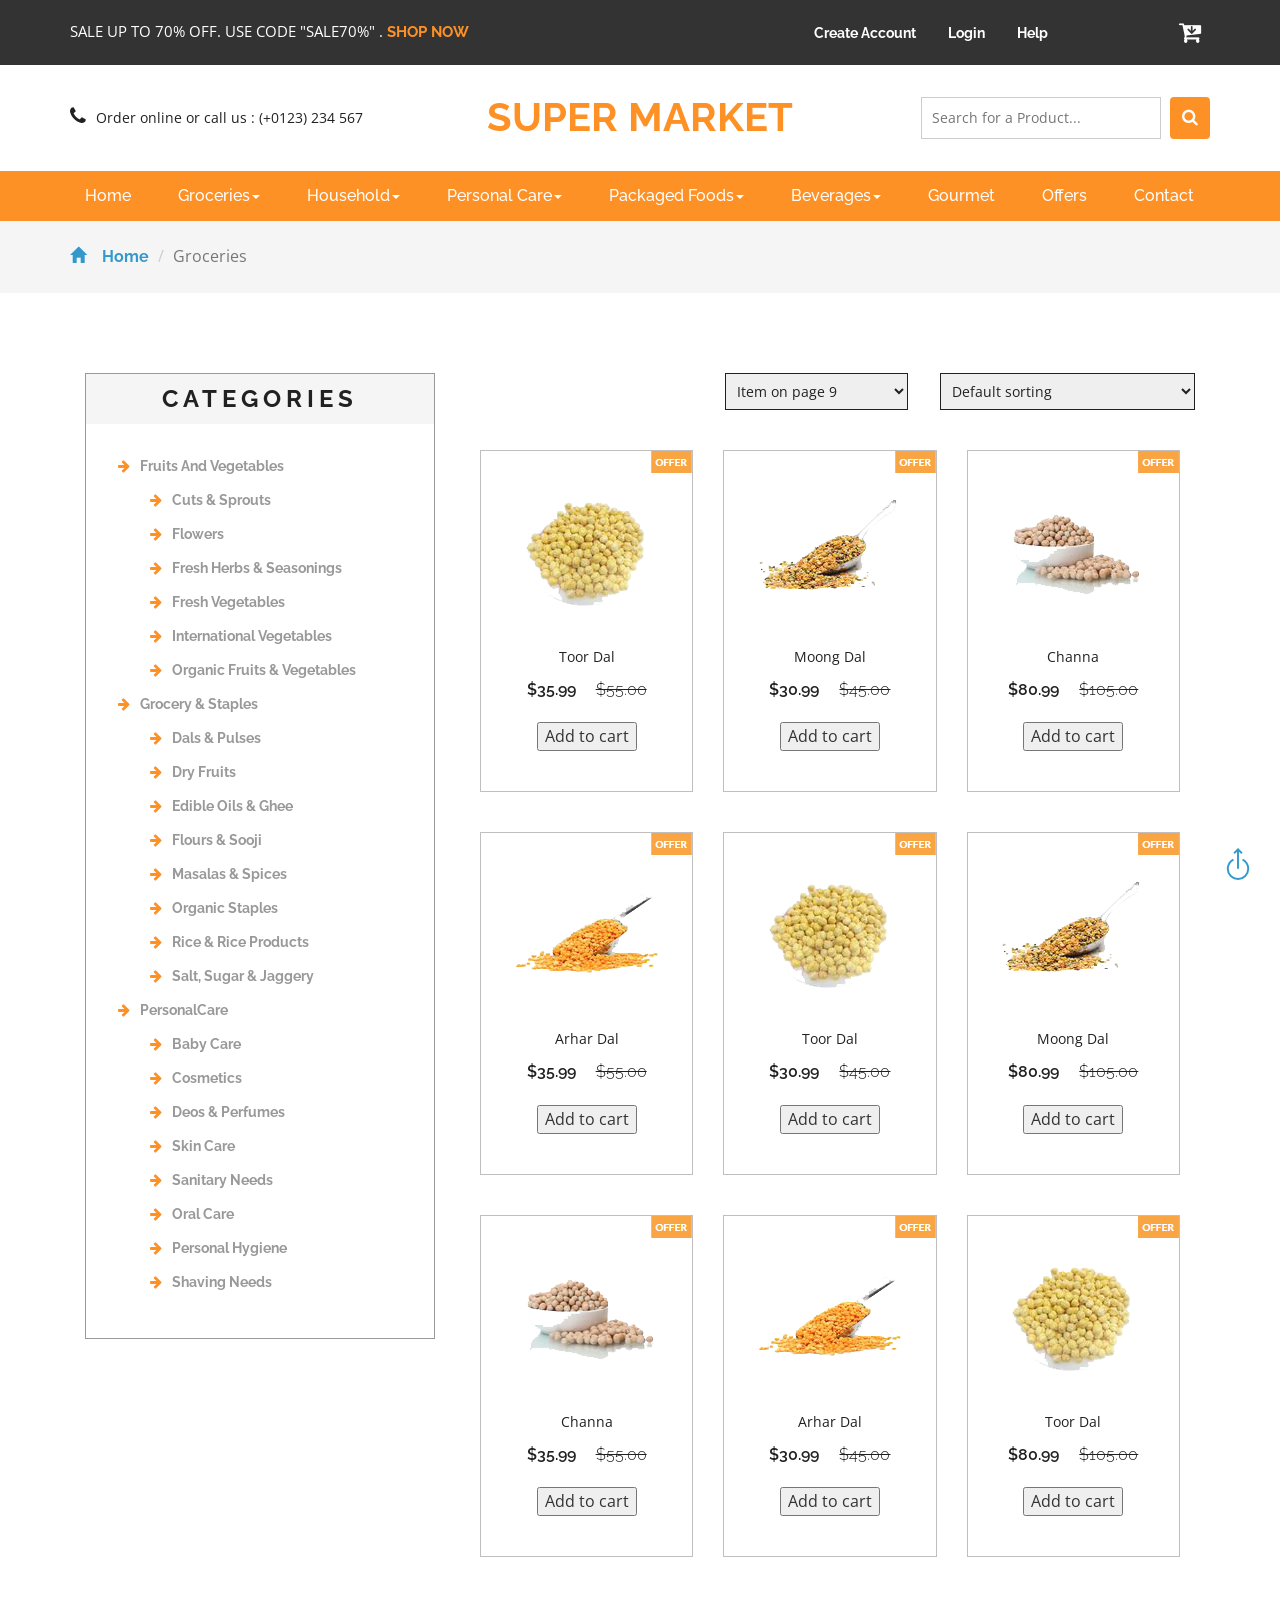
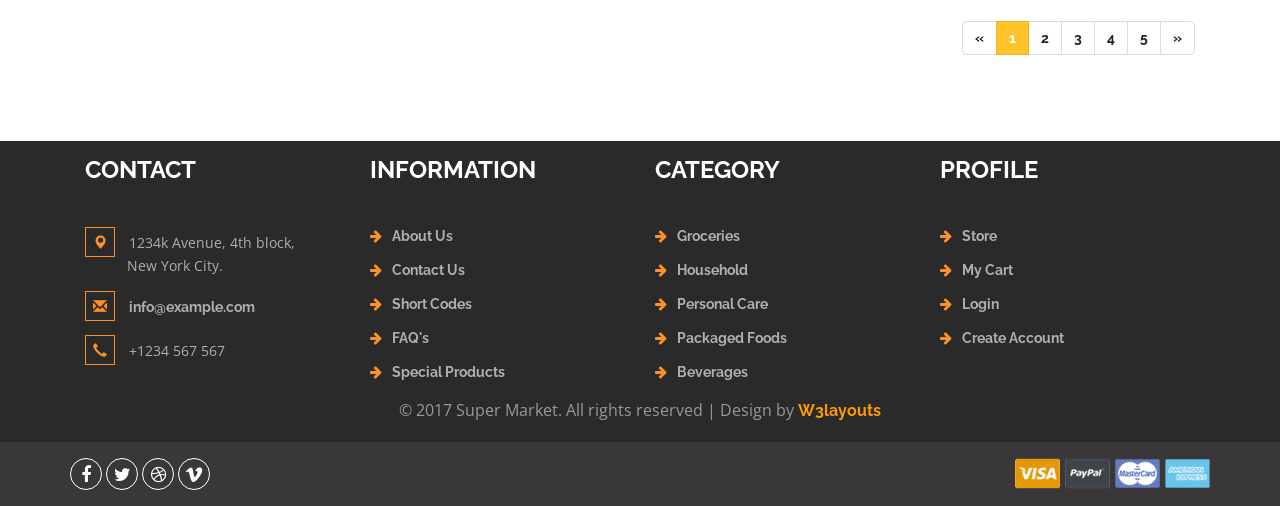
<file: public/web/groceries.html>
<!--
author: W3layouts
author URL: http://w3layouts.com
License: Creative Commons Attribution 3.0 Unported
License URL: http://creativecommons.org/licenses/by/3.0/
-->
<!DOCTYPE html>
<html>
<head>
<title>Super Market an Ecommerce Online Shopping Category Flat Bootstrap Responsive Website Template | Groceries :: w3layouts</title>
<!-- for-mobile-apps -->
<meta name="viewport" content="width=device-width, initial-scale=1">
<meta http-equiv="Content-Type" content="text/html; charset=utf-8" />
<meta name="keywords" content="Super Market Responsive web template, Bootstrap Web Templates, Flat Web Templates, Android Compatible web template, 
Smartphone Compatible web template, free webdesigns for Nokia, Samsung, LG, SonyEricsson, Motorola web design" />
<script type="application/x-javascript"> addEventListener("load", function() { setTimeout(hideURLbar, 0); }, false);
		function hideURLbar(){ window.scrollTo(0,1); } </script>
<!-- //for-mobile-apps -->
<link href="css/bootstrap.css" rel="stylesheet" type="text/css" media="all" />
<link href="css/style.css" rel="stylesheet" type="text/css" media="all" />
<!-- font-awesome icons -->
<link href="css/font-awesome.css" rel="stylesheet"> 
<!-- //font-awesome icons -->
<!-- js -->
<script src="js/jquery-1.11.1.min.js"></script>
<!-- //js -->
<link href='//fonts.googleapis.com/css?family=Raleway:400,100,100italic,200,200italic,300,400italic,500,500italic,600,600italic,700,700italic,800,800italic,900,900italic' rel='stylesheet' type='text/css'>
<link href='//fonts.googleapis.com/css?family=Open+Sans:400,300,300italic,400italic,600,600italic,700,700italic,800,800italic' rel='stylesheet' type='text/css'>
<!-- start-smoth-scrolling -->
<script type="text/javascript" src="js/move-top.js"></script>
<script type="text/javascript" src="js/easing.js"></script>
<script type="text/javascript">
	jQuery(document).ready(function($) {
		$(".scroll").click(function(event){		
			event.preventDefault();
			$('html,body').animate({scrollTop:$(this.hash).offset().top},1000);
		});
	});
</script>
<!-- start-smoth-scrolling -->
</head>
	
<body>
<!-- header -->
	<div class="agileits_header">
		<div class="container">
			<div class="w3l_offers">
				<p>SALE UP TO 70% OFF. USE CODE "SALE70%" . <a href="products.html">SHOP NOW</a></p>
			</div>
			<div class="agile-login">
				<ul>
					<li><a href="registered.html"> Create Account </a></li>
					<li><a href="login.html">Login</a></li>
					<li><a href="contact.html">Help</a></li>
					
				</ul>
			</div>
			<div class="product_list_header">  
					<form action="#" method="post" class="last"> 
						<input type="hidden" name="cmd" value="_cart">
						<input type="hidden" name="display" value="1">
						<button class="w3view-cart" type="submit" name="submit" value=""><i class="fa fa-cart-arrow-down" aria-hidden="true"></i></button>
					</form>  
			</div>
			<div class="clearfix"> </div>
		</div>
	</div>

	<div class="logo_products">
		<div class="container">
		<div class="w3ls_logo_products_left1">
				<ul class="phone_email">
					<li><i class="fa fa-phone" aria-hidden="true"></i>Order online or call us : (+0123) 234 567</li>
					
				</ul>
			</div>
			<div class="w3ls_logo_products_left">
				<h1><a href="index.html">super Market</a></h1>
			</div>
		<div class="w3l_search">
			<form action="#" method="post">
				<input type="search" name="Search" placeholder="Search for a Product..." required="">
				<button type="submit" class="btn btn-default search" aria-label="Left Align">
					<i class="fa fa-search" aria-hidden="true"> </i>
				</button>
				<div class="clearfix"></div>
			</form>
		</div>
			
			<div class="clearfix"> </div>
		</div>
	</div>
<!-- //header -->
<!-- navigation -->
	<div class="navigation-agileits">
		<div class="container">
			<nav class="navbar navbar-default">
							<!-- Brand and toggle get grouped for better mobile display -->
							<div class="navbar-header nav_2">
								<button type="button" class="navbar-toggle collapsed navbar-toggle1" data-toggle="collapse" data-target="#bs-megadropdown-tabs">
									<span class="sr-only">Toggle navigation</span>
									<span class="icon-bar"></span>
									<span class="icon-bar"></span>
									<span class="icon-bar"></span>
								</button>
							</div> 
							<div class="collapse navbar-collapse" id="bs-megadropdown-tabs">
								<ul class="nav navbar-nav">
									<li class="active"><a href="index.html" class="act">Home</a></li>	
									<!-- Mega Menu -->
									<li class="dropdown">
										<a href="#" class="dropdown-toggle" data-toggle="dropdown">Groceries<b class="caret"></b></a>
										<ul class="dropdown-menu multi-column columns-3">
											<div class="row">
												<div class="multi-gd-img">
													<ul class="multi-column-dropdown">
														<h6>All Groceries</h6>
														<li><a href="groceries.html">Dals & Pulses</a></li>
														<li><a href="groceries.html">Almonds</a></li>
														<li><a href="groceries.html">Cashews</a></li>
														<li><a href="groceries.html">Dry Fruit</a></li>
														<li><a href="groceries.html"> Mukhwas </a></li>
														<li><a href="groceries.html">Rice & Rice Products</a></li>
													</ul>
												</div>	
												
											</div>
										</ul>
									</li>
									<li class="dropdown">
										<a href="#" class="dropdown-toggle" data-toggle="dropdown">Household<b class="caret"></b></a>
										<ul class="dropdown-menu multi-column columns-3">
											<div class="row">
												<div class="multi-gd-img">
													<ul class="multi-column-dropdown">
														<h6>All Household</h6>
														<li><a href="household.html">Cookware</a></li>
														<li><a href="household.html">Dust Pans</a></li>
														<li><a href="household.html">Scrubbers</a></li>
														<li><a href="household.html">Dust Cloth</a></li>
														<li><a href="household.html"> Mops </a></li>
														<li><a href="household.html">Kitchenware</a></li>
													</ul>
												</div>
												
												
											</div>
										</ul>
									</li>
									<li class="dropdown">
										<a href="#" class="dropdown-toggle" data-toggle="dropdown">Personal Care<b class="caret"></b></a>
										<ul class="dropdown-menu multi-column columns-3">
											<div class="row">
												<div class="multi-gd-img">
													<ul class="multi-column-dropdown">
														<h6>Baby Care</h6>
														<li><a href="personalcare.html">Baby Soap</a></li>
														<li><a href="personalcare.html">Baby Care Accessories</a></li>
														<li><a href="personalcare.html">Baby Oil & Shampoos</a></li>
														<li><a href="personalcare.html">Baby Creams & Lotion</a></li>
														<li><a href="personalcare.html"> Baby Powder</a></li>
														<li><a href="personalcare.html">Diapers & Wipes</a></li>
													</ul>
												</div>
												
											</div>
										</ul>
									</li>
									<li class="dropdown">
										<a href="#" class="dropdown-toggle" data-toggle="dropdown">Packaged Foods<b class="caret"></b></a>
										<ul class="dropdown-menu multi-column columns-3">
											<div class="row">
												<div class="multi-gd-img">
													<ul class="multi-column-dropdown">
														<h6>All Accessories</h6>
														<li><a href="packagedfoods.html">Baby Food</a></li>
														<li><a href="packagedfoods.html">Dessert Items</a></li>
														<li><a href="packagedfoods.html">Biscuits</a></li>
														<li><a href="packagedfoods.html">Breakfast Cereals</a></li>
														<li><a href="packagedfoods.html"> Canned Food </a></li>
														<li><a href="packagedfoods.html">Chocolates & Sweets</a></li>
													</ul>
												</div>
												
											
											</div>
										</ul>
									</li>
									<li class="dropdown">
										<a href="#" class="dropdown-toggle" data-toggle="dropdown">Beverages<b class="caret"></b></a>
										<ul class="dropdown-menu multi-column columns-3">
											<div class="row">
												<div class="multi-gd-img">
													<ul class="multi-column-dropdown">
														<h6>Tea & Coeffe</h6>
														<li><a href="beverages.html">Green Tea</a></li>
														<li><a href="beverages.html">Ground Coffee</a></li>
														<li><a href="beverages.html">Herbal Tea</a></li>
														<li><a href="beverages.html">Instant Coffee</a></li>
														<li><a href="beverages.html"> Tea </a></li>
														<li><a href="beverages.html">Tea Bags</a></li>
													</ul>
												</div>
							
											</div>
										</ul>
									</li>
									<li><a href="gourmet.html">Gourmet</a></li>
									<li><a href="offers.html">Offers</a></li>
									<li><a href="contact.html">Contact</a></li>
								</ul>
							</div>
							</nav>
			</div>
		</div>
		
<!-- //navigation -->
<!-- breadcrumbs -->
	<div class="breadcrumbs">
		<div class="container">
			<ol class="breadcrumb breadcrumb1 animated wow slideInLeft" data-wow-delay=".5s">
				<li><a href="index.html"><span class="glyphicon glyphicon-home" aria-hidden="true"></span>Home</a></li>
				<li class="active">Groceries</li>
			</ol>
		</div>
	</div>
<!-- //breadcrumbs -->
<!--- groceries --->
	<div class="products">
		<div class="container">
			<div class="col-md-4 products-left">
				<div class="categories">
					<h2>Categories</h2>
					<ul class="cate">
						<li><a href="products.html"><i class="fa fa-arrow-right" aria-hidden="true"></i>Fruits And Vegetables</a></li>
							<ul>
								<li><a href="products.html"><i class="fa fa-arrow-right" aria-hidden="true"></i>Cuts & Sprouts</a></li>
								<li><a href="products.html"><i class="fa fa-arrow-right" aria-hidden="true"></i>Flowers</a></li>
								<li><a href="products.html"><i class="fa fa-arrow-right" aria-hidden="true"></i>Fresh Herbs & Seasonings</a></li>
								<li><a href="products.html"><i class="fa fa-arrow-right" aria-hidden="true"></i>Fresh Vegetables</a> </li>
								<li><a href="products.html"><i class="fa fa-arrow-right" aria-hidden="true"></i>International Vegetables</a> </li>
								<li><a href="products.html"><i class="fa fa-arrow-right" aria-hidden="true"></i>Organic Fruits & Vegetables</a></li>
							</ul>
						<li><a href="products.html"><i class="fa fa-arrow-right" aria-hidden="true"></i>Grocery & Staples</a></li>
							<ul>
								<li><a href="products.html"><i class="fa fa-arrow-right" aria-hidden="true"></i>Dals & Pulses</a> </li>
								<li><a href="products.html"><i class="fa fa-arrow-right" aria-hidden="true"></i>Dry Fruits</a> </li>
								<li><a href="products.html"><i class="fa fa-arrow-right" aria-hidden="true"></i>Edible Oils & Ghee</a> </li>
								<li><a href="products.html"><i class="fa fa-arrow-right" aria-hidden="true"></i>Flours & Sooji</a> </li>
								<li><a href="products.html"><i class="fa fa-arrow-right" aria-hidden="true"></i>Masalas & Spices</a> </li>
								<li><a href="products.html"><i class="fa fa-arrow-right" aria-hidden="true"></i>Organic Staples</a> </li>
								<li><a href="products.html"><i class="fa fa-arrow-right" aria-hidden="true"></i>Rice & Rice Products</a> </li>
								<li><a href="products.html"><i class="fa fa-arrow-right" aria-hidden="true"></i>Salt, Sugar & Jaggery</a></li>
							</ul>
						<li><a href="products.html"><i class="fa fa-arrow-right" aria-hidden="true"></i>PersonalCare</a></li>
							<ul>
								<li><a href="products.html"><i class="fa fa-arrow-right" aria-hidden="true"></i>Baby Care</a> </li>
								<li><a href="products.html"><i class="fa fa-arrow-right" aria-hidden="true"></i>Cosmetics</a> </li>
								<li><a href="products.html"><i class="fa fa-arrow-right" aria-hidden="true"></i>Deos & Perfumes</a> </li>
								<li><a href="products.html"><i class="fa fa-arrow-right" aria-hidden="true"></i>Skin Care</a> </li>
								<li><a href="products.html"><i class="fa fa-arrow-right" aria-hidden="true"></i>Sanitary Needs</a> </li>
								<li><a href="products.html"><i class="fa fa-arrow-right" aria-hidden="true"></i>Oral Care</a> </li>
								<li><a href="products.html"><i class="fa fa-arrow-right" aria-hidden="true"></i>Personal Hygiene</a> </li>
								<li><a href="products.html"><i class="fa fa-arrow-right" aria-hidden="true"></i>Shaving Needs</a></li>
							</ul>
					</ul>
				</div>																																												
			</div>
			<div class="col-md-8 products-right">
				<div class="products-right-grid">
					<div class="products-right-grids">
						<div class="sorting">
							<select id="country" onchange="change_country(this.value)" class="frm-field required sect">
								<option value="null"><i class="fa fa-arrow-right" aria-hidden="true"></i>Default sorting</option>
								<option value="null"><i class="fa fa-arrow-right" aria-hidden="true"></i>Sort by popularity</option> 
								<option value="null"><i class="fa fa-arrow-right" aria-hidden="true"></i>Sort by average rating</option>					
								<option value="null"><i class="fa fa-arrow-right" aria-hidden="true"></i>Sort by price</option>								
							</select>
						</div>
						<div class="sorting-left">
							<select id="country1" onchange="change_country(this.value)" class="frm-field required sect">
								<option value="null"><i class="fa fa-arrow-right" aria-hidden="true"></i>Item on page 9</option>
								<option value="null"><i class="fa fa-arrow-right" aria-hidden="true"></i>Item on page 18</option> 
								<option value="null"><i class="fa fa-arrow-right" aria-hidden="true"></i>Item on page 32</option>					
								<option value="null"><i class="fa fa-arrow-right" aria-hidden="true"></i>All</option>								
							</select>
						</div>
						<div class="clearfix"> </div>
					</div>
				</div>
				<div class="agile_top_brands_grids">
					<div class="col-md-4 top_brand_left">
						<div class="hover14 column">
							<div class="agile_top_brand_left_grid">
								<div class="agile_top_brand_left_grid_pos">
									<img src="images/offer.png" alt=" " class="img-responsive">
								</div>
								<div class="agile_top_brand_left_grid1">
									<figure>
										<div class="snipcart-item block">
											<div class="snipcart-thumb">
												<a href="single.html"><img title=" " alt=" " src="images/14.png"></a>		
												<p>Toor Dal</p>
												<h4>$35.99 <span>$55.00</span></h4>
											</div>
											<div class="snipcart-details top_brand_home_details">
												<form action="#" method="post">
													<fieldset>
														<input type="hidden" name="cmd" value="_cart">
														<input type="hidden" name="add" value="1">
														<input type="hidden" name="business" value=" ">
														<input type="hidden" name="item_name" value="Fortune Sunflower Oil">
														<input type="hidden" name="amount" value="35.99">
														<input type="hidden" name="discount_amount" value="1.00">
														<input type="hidden" name="currency_code" value="USD">
														<input type="hidden" name="return" value=" ">
														<input type="hidden" name="cancel_return" value=" ">
														<input type="submit" name="submit" value="Add to cart" class="button">
													</fieldset>
												</form>
											</div>
										</div>
									</figure>
								</div>
							</div>
						</div>
					</div>
					<div class="col-md-4 top_brand_left">
						<div class="hover14 column">
							<div class="agile_top_brand_left_grid">
								<div class="agile_top_brand_left_grid_pos">
									<img src="images/offer.png" alt=" " class="img-responsive">
								</div>
								<div class="agile_top_brand_left_grid1">
									<figure>
										<div class="snipcart-item block">
											<div class="snipcart-thumb">
												<a href="single.html"><img title=" " alt=" " src="images/15.png"></a>		
												<p>Moong Dal</p>
												<h4>$30.99 <span>$45.00</span></h4>
											</div>
											<div class="snipcart-details top_brand_home_details">
												<form action="#" method="post">
													<fieldset>
														<input type="hidden" name="cmd" value="_cart">
														<input type="hidden" name="add" value="1">
														<input type="hidden" name="business" value=" ">
														<input type="hidden" name="item_name" value="basmati rise">
														<input type="hidden" name="amount" value="30.99">
														<input type="hidden" name="discount_amount" value="1.00">
														<input type="hidden" name="currency_code" value="USD">
														<input type="hidden" name="return" value=" ">
														<input type="hidden" name="cancel_return" value=" ">
														<input type="submit" name="submit" value="Add to cart" class="button">
													</fieldset>
												</form>
											</div>
										</div>
									</figure>
								</div>
							</div>
						</div>
					</div>
					<div class="col-md-4 top_brand_left">
						<div class="hover14 column">
							<div class="agile_top_brand_left_grid">
								<div class="agile_top_brand_left_grid_pos">
									<img src="images/offer.png" alt=" " class="img-responsive">
								</div>
								<div class="agile_top_brand_left_grid_pos">
									<img src="images/offer.png" alt=" " class="img-responsive">
								</div>
								<div class="agile_top_brand_left_grid1">
									<figure>
										<div class="snipcart-item block">
											<div class="snipcart-thumb">
												<a href="single.html"><img src="images/16.png" alt=" " class="img-responsive"></a>
												<p>Channa</p>
												<h4>$80.99 <span>$105.00</span></h4>
											</div>
											<div class="snipcart-details top_brand_home_details">
												<form action="#" method="post">
													<fieldset>
														<input type="hidden" name="cmd" value="_cart">
														<input type="hidden" name="add" value="1">
														<input type="hidden" name="business" value=" ">
														<input type="hidden" name="item_name" value="Pepsi soft drink">
														<input type="hidden" name="amount" value="80.00">
														<input type="hidden" name="discount_amount" value="1.00">
														<input type="hidden" name="currency_code" value="USD">
														<input type="hidden" name="return" value=" ">
														<input type="hidden" name="cancel_return" value=" ">
														<input type="submit" name="submit" value="Add to cart" class="button">
													</fieldset>
												</form>
											</div>
										</div>
									</figure>
								</div>
							</div>
						</div>
					</div>
						<div class="clearfix"> </div>
				</div>
				<div class="agile_top_brands_grids">
					<div class="col-md-4 top_brand_left">
						<div class="hover14 column">
							<div class="agile_top_brand_left_grid">
								<div class="agile_top_brand_left_grid_pos">
									<img src="images/offer.png" alt=" " class="img-responsive">
								</div>
								<div class="agile_top_brand_left_grid1">
									<figure>
										<div class="snipcart-item block">
											<div class="snipcart-thumb">
												<a href="single.html"><img title=" " alt=" " src="images/17.png"></a>		
												<p>Arhar Dal</p>
												<h4>$35.99 <span>$55.00</span></h4>
											</div>
											<div class="snipcart-details top_brand_home_details">
												<form action="#" method="post">
													<fieldset>
														<input type="hidden" name="cmd" value="_cart">
														<input type="hidden" name="add" value="1">
														<input type="hidden" name="business" value=" ">
														<input type="hidden" name="item_name" value="Fortune Sunflower Oil">
														<input type="hidden" name="amount" value="35.99">
														<input type="hidden" name="discount_amount" value="1.00">
														<input type="hidden" name="currency_code" value="USD">
														<input type="hidden" name="return" value=" ">
														<input type="hidden" name="cancel_return" value=" ">
														<input type="submit" name="submit" value="Add to cart" class="button">
													</fieldset>
												</form>
											</div>
										</div>
									</figure>
								</div>
							</div>
						</div>
					</div>
					<div class="col-md-4 top_brand_left">
						<div class="hover14 column">
							<div class="agile_top_brand_left_grid">
								<div class="agile_top_brand_left_grid_pos">
									<img src="images/offer.png" alt=" " class="img-responsive">
								</div>
								<div class="agile_top_brand_left_grid1">
									<figure>
										<div class="snipcart-item block">
											<div class="snipcart-thumb">
												<a href="single.html"><img title=" " alt=" " src="images/14.png"></a>		
												<p>Toor Dal</p>
												<h4>$30.99 <span>$45.00</span></h4>
											</div>
											<div class="snipcart-details top_brand_home_details">
												<form action="#" method="post">
													<fieldset>
														<input type="hidden" name="cmd" value="_cart">
														<input type="hidden" name="add" value="1">
														<input type="hidden" name="business" value=" ">
														<input type="hidden" name="item_name" value="basmati rise">
														<input type="hidden" name="amount" value="30.99">
														<input type="hidden" name="discount_amount" value="1.00">
														<input type="hidden" name="currency_code" value="USD">
														<input type="hidden" name="return" value=" ">
														<input type="hidden" name="cancel_return" value=" ">
														<input type="submit" name="submit" value="Add to cart" class="button">
													</fieldset>
												</form>
											</div>
										</div>
									</figure>
								</div>
							</div>
						</div>
					</div>
					<div class="col-md-4 top_brand_left">
						<div class="hover14 column">
							<div class="agile_top_brand_left_grid">
								<div class="agile_top_brand_left_grid_pos">
									<img src="images/offer.png" alt=" " class="img-responsive">
								</div>
								<div class="agile_top_brand_left_grid_pos">
									<img src="images/offer.png" alt=" " class="img-responsive">
								</div>
								<div class="agile_top_brand_left_grid1">
									<figure>
										<div class="snipcart-item block">
											<div class="snipcart-thumb">
												<a href="single.html"><img src="images/15.png" alt=" " class="img-responsive"></a>
												<p>Moong Dal</p>
												<h4>$80.99 <span>$105.00</span></h4>
											</div>
											<div class="snipcart-details top_brand_home_details">
												<form action="#" method="post">
													<fieldset>
														<input type="hidden" name="cmd" value="_cart">
														<input type="hidden" name="add" value="1">
														<input type="hidden" name="business" value=" ">
														<input type="hidden" name="item_name" value="Pepsi soft drink">
														<input type="hidden" name="amount" value="80.00">
														<input type="hidden" name="discount_amount" value="1.00">
														<input type="hidden" name="currency_code" value="USD">
														<input type="hidden" name="return" value=" ">
														<input type="hidden" name="cancel_return" value=" ">
														<input type="submit" name="submit" value="Add to cart" class="button">
													</fieldset>
												</form>
											</div>
										</div>
									</figure>
								</div>
							</div>
						</div>
					</div>
						<div class="clearfix"> </div>
				</div>
				<div class="agile_top_brands_grids">
					<div class="col-md-4 top_brand_left">
						<div class="hover14 column">
							<div class="agile_top_brand_left_grid">
								<div class="agile_top_brand_left_grid_pos">
									<img src="images/offer.png" alt=" " class="img-responsive">
								</div>
								<div class="agile_top_brand_left_grid1">
									<figure>
										<div class="snipcart-item block">
											<div class="snipcart-thumb">
												<a href="single.html"><img title=" " alt=" " src="images/16.png"></a>		
												<p>Channa</p>
												<h4>$35.99 <span>$55.00</span></h4>
											</div>
											<div class="snipcart-details top_brand_home_details">
												<form action="#" method="post">
													<fieldset>
														<input type="hidden" name="cmd" value="_cart">
														<input type="hidden" name="add" value="1">
														<input type="hidden" name="business" value=" ">
														<input type="hidden" name="item_name" value="Fortune Sunflower Oil">
														<input type="hidden" name="amount" value="35.99">
														<input type="hidden" name="discount_amount" value="1.00">
														<input type="hidden" name="currency_code" value="USD">
														<input type="hidden" name="return" value=" ">
														<input type="hidden" name="cancel_return" value=" ">
														<input type="submit" name="submit" value="Add to cart" class="button">
													</fieldset>
												</form>
											</div>
										</div>
									</figure>
								</div>
							</div>
						</div>
					</div>
					<div class="col-md-4 top_brand_left">
						<div class="hover14 column">
							<div class="agile_top_brand_left_grid">
								<div class="agile_top_brand_left_grid_pos">
									<img src="images/offer.png" alt=" " class="img-responsive">
								</div>
								<div class="agile_top_brand_left_grid1">
									<figure>
										<div class="snipcart-item block">
											<div class="snipcart-thumb">
												<a href="single.html"><img title=" " alt=" " src="images/17.png"></a>		
												<p>Arhar Dal</p>
												<h4>$30.99 <span>$45.00</span></h4>
											</div>
											<div class="snipcart-details top_brand_home_details">
												<form action="#" method="post">
													<fieldset>
														<input type="hidden" name="cmd" value="_cart">
														<input type="hidden" name="add" value="1">
														<input type="hidden" name="business" value=" ">
														<input type="hidden" name="item_name" value="basmati rise">
														<input type="hidden" name="amount" value="30.99">
														<input type="hidden" name="discount_amount" value="1.00">
														<input type="hidden" name="currency_code" value="USD">
														<input type="hidden" name="return" value=" ">
														<input type="hidden" name="cancel_return" value=" ">
														<input type="submit" name="submit" value="Add to cart" class="button">
													</fieldset>
												</form>
											</div>
										</div>
									</figure>
								</div>
							</div>
						</div>
					</div>
					<div class="col-md-4 top_brand_left">
						<div class="hover14 column">
							<div class="agile_top_brand_left_grid">
								<div class="agile_top_brand_left_grid_pos">
									<img src="images/offer.png" alt=" " class="img-responsive">
								</div>
								<div class="agile_top_brand_left_grid_pos">
									<img src="images/offer.png" alt=" " class="img-responsive">
								</div>
								<div class="agile_top_brand_left_grid1">
									<figure>
										<div class="snipcart-item block">
											<div class="snipcart-thumb">
												<a href="single.html"><img src="images/14.png" alt=" " class="img-responsive"></a>
												<p>Toor Dal</p>
												<h4>$80.99 <span>$105.00</span></h4>
											</div>
											<div class="snipcart-details top_brand_home_details">
												<form action="#" method="post">
													<fieldset>
														<input type="hidden" name="cmd" value="_cart">
														<input type="hidden" name="add" value="1">
														<input type="hidden" name="business" value=" ">
														<input type="hidden" name="item_name" value="Pepsi soft drink">
														<input type="hidden" name="amount" value="80.00">
														<input type="hidden" name="discount_amount" value="1.00">
														<input type="hidden" name="currency_code" value="USD">
														<input type="hidden" name="return" value=" ">
														<input type="hidden" name="cancel_return" value=" ">
														<input type="submit" name="submit" value="Add to cart" class="button">
													</fieldset>
												</form>
											</div>
										</div>
									</figure>
								</div>
							</div>
						</div>
					</div>
						<div class="clearfix"> </div>
				</div>
				<nav class="numbering">
					<ul class="pagination paging">
						<li>
							<a href="#" aria-label="Previous">
								<span aria-hidden="true">&laquo;</span>
							</a>
						</li>
						<li class="active"><a href="#">1<span class="sr-only">(current)</span></a></li>
						<li><a href="#">2</a></li>
						<li><a href="#">3</a></li>
						<li><a href="#">4</a></li>
						<li><a href="#">5</a></li>
						<li>
							<a href="#" aria-label="Next">
							<span aria-hidden="true">&raquo;</span>
							</a>
						</li>
					</ul>
				</nav>
			</div>
			<div class="clearfix"> </div>
		</div>
	</div>
<!--- groceries --->
<!-- //footer -->
<div class="footer">
		<div class="container">
			<div class="w3_footer_grids">
				<div class="col-md-3 w3_footer_grid">
					<h3>Contact</h3>
					
					<ul class="address">
						<li><i class="glyphicon glyphicon-map-marker" aria-hidden="true"></i>1234k Avenue, 4th block, <span>New York City.</span></li>
						<li><i class="glyphicon glyphicon-envelope" aria-hidden="true"></i><a href="mailto:info@example.com">info@example.com</a></li>
						<li><i class="glyphicon glyphicon-earphone" aria-hidden="true"></i>+1234 567 567</li>
					</ul>
				</div>
				<div class="col-md-3 w3_footer_grid">
					<h3>Information</h3>
					<ul class="info"> 
						<li><i class="fa fa-arrow-right" aria-hidden="true"></i><a href="about.html">About Us</a></li>
						<li><i class="fa fa-arrow-right" aria-hidden="true"></i><a href="contact.html">Contact Us</a></li>
						<li><i class="fa fa-arrow-right" aria-hidden="true"></i><a href="short-codes.html">Short Codes</a></li>
						<li><i class="fa fa-arrow-right" aria-hidden="true"></i><a href="faq.html">FAQ's</a></li>
						<li><i class="fa fa-arrow-right" aria-hidden="true"></i><a href="products.html">Special Products</a></li>
					</ul>
				</div>
				<div class="col-md-3 w3_footer_grid">
					<h3>Category</h3>
					<ul class="info"> 
						<li><i class="fa fa-arrow-right" aria-hidden="true"></i><a href="groceries.html">Groceries</a></li>
						<li><i class="fa fa-arrow-right" aria-hidden="true"></i><a href="household.html">Household</a></li>
						<li><i class="fa fa-arrow-right" aria-hidden="true"></i><a href="personalcare.html">Personal Care</a></li>
						<li><i class="fa fa-arrow-right" aria-hidden="true"></i><a href="packagedfoods.html">Packaged Foods</a></li>
						<li><i class="fa fa-arrow-right" aria-hidden="true"></i><a href="beverages.html">Beverages</a></li>
					</ul>
				</div>
				<div class="col-md-3 w3_footer_grid">
					<h3>Profile</h3>
					<ul class="info"> 
						<li><i class="fa fa-arrow-right" aria-hidden="true"></i><a href="products.html">Store</a></li>
						<li><i class="fa fa-arrow-right" aria-hidden="true"></i><a href="checkout.html">My Cart</a></li>
						<li><i class="fa fa-arrow-right" aria-hidden="true"></i><a href="login.html">Login</a></li>
						<li><i class="fa fa-arrow-right" aria-hidden="true"></i><a href="registered.html">Create Account</a></li>
					</ul>
					
					
				</div>
				<div class="clearfix"> </div>
			</div>
		</div>
		
		<div class="footer-copy">
			
			<div class="container">
				<p>© 2017 Super Market. All rights reserved | Design by <a href="http://w3layouts.com/">W3layouts</a></p>
			</div>
		</div>
		
	</div>	
	<div class="footer-botm">
			<div class="container">
				<div class="w3layouts-foot">
					<ul>
						<li><a href="#" class="w3_agile_facebook"><i class="fa fa-facebook" aria-hidden="true"></i></a></li>
						<li><a href="#" class="agile_twitter"><i class="fa fa-twitter" aria-hidden="true"></i></a></li>
						<li><a href="#" class="w3_agile_dribble"><i class="fa fa-dribbble" aria-hidden="true"></i></a></li>
						<li><a href="#" class="w3_agile_vimeo"><i class="fa fa-vimeo" aria-hidden="true"></i></a></li>
					</ul>
				</div>
				<div class="payment-w3ls">	
					<img src="images/card.png" alt=" " class="img-responsive">
				</div>
				<div class="clearfix"> </div>
			</div>
		</div>
<!-- //footer -->	
<!-- Bootstrap Core JavaScript -->
<script src="js/bootstrap.min.js"></script>
<!-- top-header and slider -->
<!-- here stars scrolling icon -->
	<script type="text/javascript">
		$(document).ready(function() {
			/*
				var defaults = {
				containerID: 'toTop', // fading element id
				containerHoverID: 'toTopHover', // fading element hover id
				scrollSpeed: 1200,
				easingType: 'linear' 
				};
			*/
								
			$().UItoTop({ easingType: 'easeOutQuart' });
								
			});
	</script>
<!-- //here ends scrolling icon -->
<script src="js/minicart.min.js"></script>
<script>
	// Mini Cart
	paypal.minicart.render({
		action: '#'
	});

	if (~window.location.search.indexOf('reset=true')) {
		paypal.minicart.reset();
	}
</script>
<!-- main slider-banner -->
<script src="js/skdslider.min.js"></script>
<link href="css/skdslider.css" rel="stylesheet">
<script type="text/javascript">
		jQuery(document).ready(function(){
			jQuery('#demo1').skdslider({'delay':5000, 'animationSpeed': 2000,'showNextPrev':true,'showPlayButton':true,'autoSlide':true,'animationType':'fading'});
						
			jQuery('#responsive').change(function(){
			  $('#responsive_wrapper').width(jQuery(this).val());
			});
			
		});
</script>	
<!-- //main slider-banner --> 

</body>
</html>
</file>
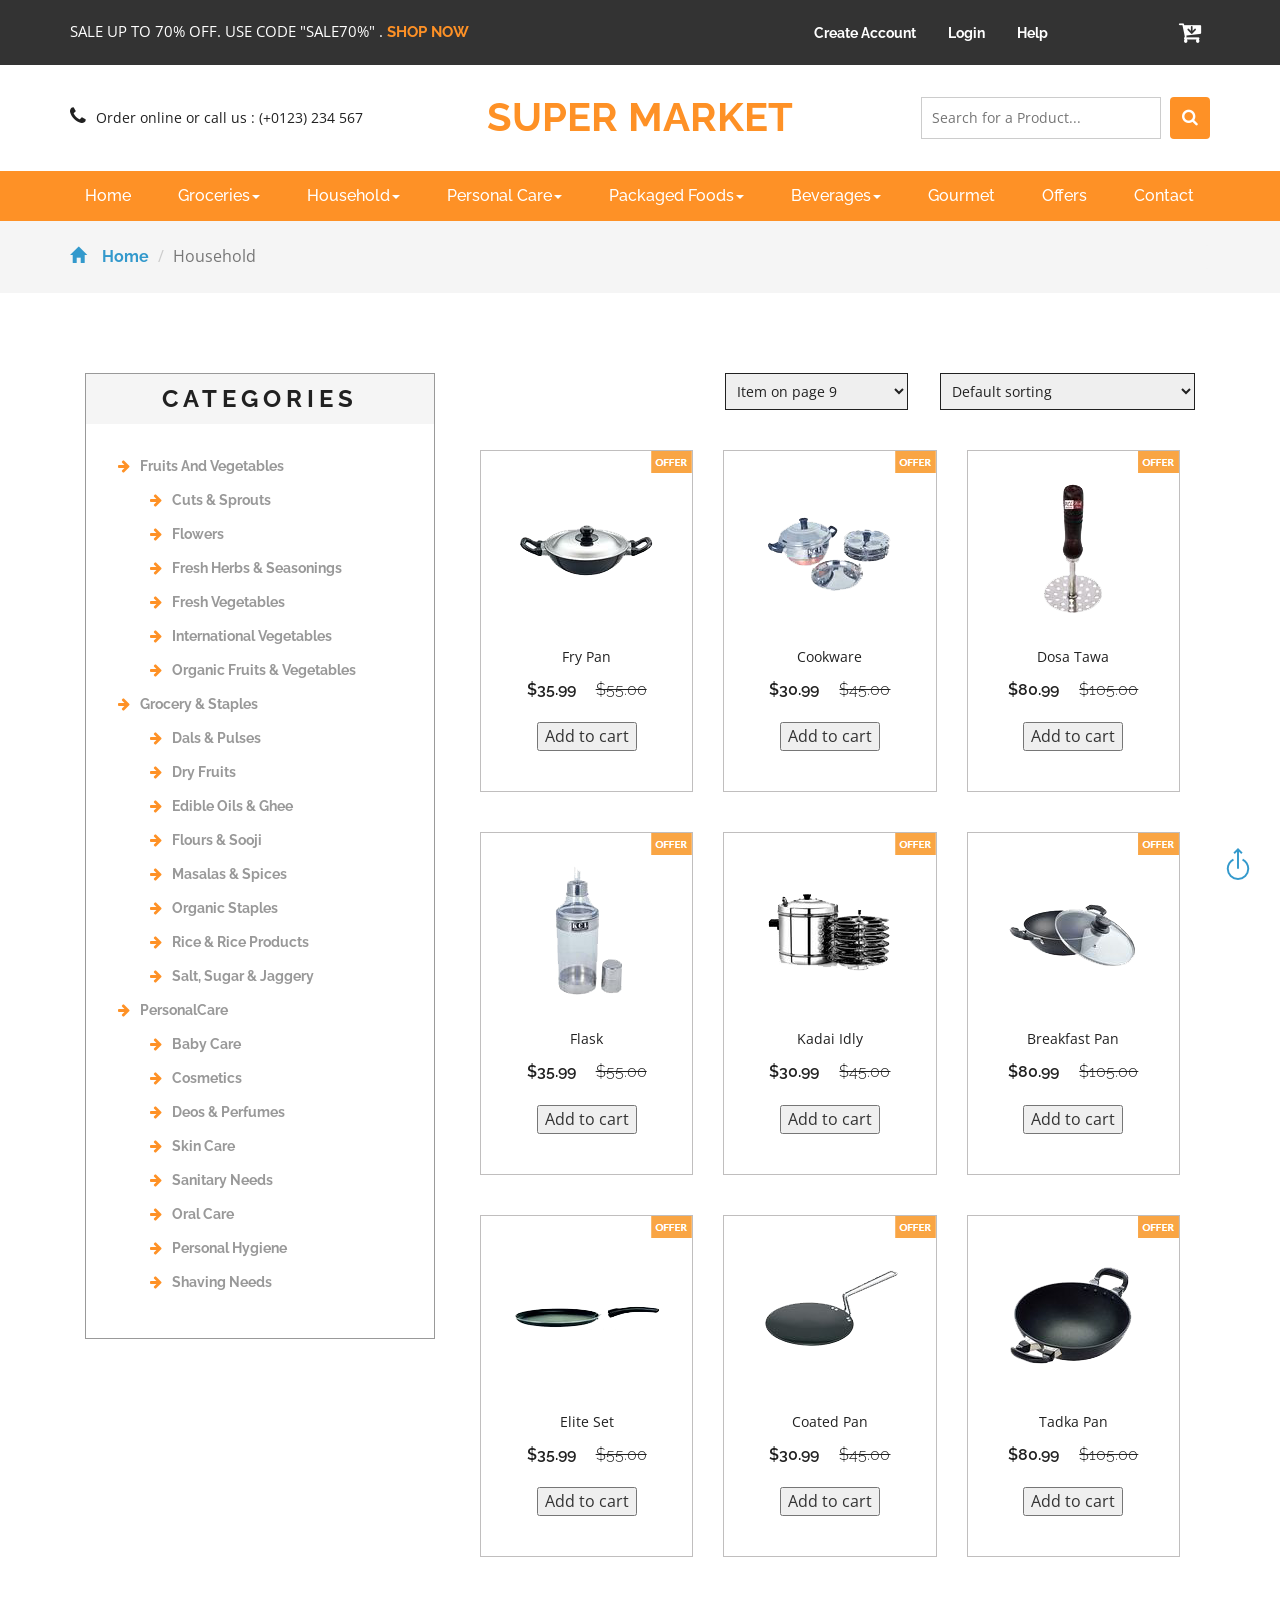
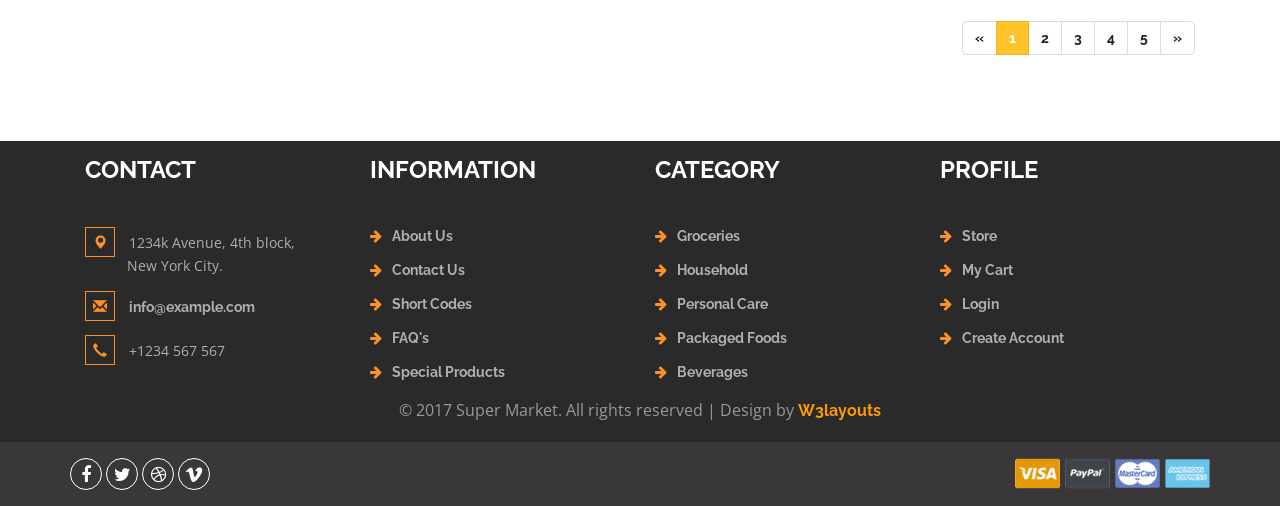
<file: public/web/household.html>
<!--
author: W3layouts
author URL: http://w3layouts.com
License: Creative Commons Attribution 3.0 Unported
License URL: http://creativecommons.org/licenses/by/3.0/
-->
<!DOCTYPE html>
<html>
<head>
<title>Super Market an Ecommerce Online Shopping Category Flat Bootstrap Responsive Website Template | Household :: w3layouts</title>
<!-- for-mobile-apps -->
<meta name="viewport" content="width=device-width, initial-scale=1">
<meta http-equiv="Content-Type" content="text/html; charset=utf-8" />
<meta name="keywords" content="Super Market Responsive web template, Bootstrap Web Templates, Flat Web Templates, Android Compatible web template, 
Smartphone Compatible web template, free webdesigns for Nokia, Samsung, LG, SonyEricsson, Motorola web design" />
<script type="application/x-javascript"> addEventListener("load", function() { setTimeout(hideURLbar, 0); }, false);
		function hideURLbar(){ window.scrollTo(0,1); } </script>
<!-- //for-mobile-apps -->
<link href="css/bootstrap.css" rel="stylesheet" type="text/css" media="all" />
<link href="css/style.css" rel="stylesheet" type="text/css" media="all" />
<!-- font-awesome icons -->
<link href="css/font-awesome.css" rel="stylesheet"> 
<!-- //font-awesome icons -->
<!-- js -->
<script src="js/jquery-1.11.1.min.js"></script>
<!-- //js -->
<link href='//fonts.googleapis.com/css?family=Raleway:400,100,100italic,200,200italic,300,400italic,500,500italic,600,600italic,700,700italic,800,800italic,900,900italic' rel='stylesheet' type='text/css'>
<link href='//fonts.googleapis.com/css?family=Open+Sans:400,300,300italic,400italic,600,600italic,700,700italic,800,800italic' rel='stylesheet' type='text/css'>
<!-- start-smoth-scrolling -->
<script type="text/javascript" src="js/move-top.js"></script>
<script type="text/javascript" src="js/easing.js"></script>
<script type="text/javascript">
	jQuery(document).ready(function($) {
		$(".scroll").click(function(event){		
			event.preventDefault();
			$('html,body').animate({scrollTop:$(this.hash).offset().top},1000);
		});
	});
</script>
<!-- start-smoth-scrolling -->
</head>
	
<body>
<!-- header -->
	<div class="agileits_header">
		<div class="container">
			<div class="w3l_offers">
				<p>SALE UP TO 70% OFF. USE CODE "SALE70%" . <a href="products.html">SHOP NOW</a></p>
			</div>
			<div class="agile-login">
				<ul>
					<li><a href="registered.html"> Create Account </a></li>
					<li><a href="login.html">Login</a></li>
					<li><a href="contact.html">Help</a></li>
					
				</ul>
			</div>
			<div class="product_list_header">  
					<form action="#" method="post" class="last"> 
						<input type="hidden" name="cmd" value="_cart">
						<input type="hidden" name="display" value="1">
						<button class="w3view-cart" type="submit" name="submit" value=""><i class="fa fa-cart-arrow-down" aria-hidden="true"></i></button>
					</form>  
			</div>
			<div class="clearfix"> </div>
		</div>
	</div>

	<div class="logo_products">
		<div class="container">
		<div class="w3ls_logo_products_left1">
				<ul class="phone_email">
					<li><i class="fa fa-phone" aria-hidden="true"></i>Order online or call us : (+0123) 234 567</li>
					
				</ul>
			</div>
			<div class="w3ls_logo_products_left">
				<h1><a href="index.html">super Market</a></h1>
			</div>
		<div class="w3l_search">
			<form action="#" method="post">
				<input type="search" name="Search" placeholder="Search for a Product..." required="">
				<button type="submit" class="btn btn-default search" aria-label="Left Align">
					<i class="fa fa-search" aria-hidden="true"> </i>
				</button>
				<div class="clearfix"></div>
			</form>
		</div>
			
			<div class="clearfix"> </div>
		</div>
	</div>
<!-- //header -->
<!-- navigation -->
	<div class="navigation-agileits">
		<div class="container">
			<nav class="navbar navbar-default">
							<!-- Brand and toggle get grouped for better mobile display -->
							<div class="navbar-header nav_2">
								<button type="button" class="navbar-toggle collapsed navbar-toggle1" data-toggle="collapse" data-target="#bs-megadropdown-tabs">
									<span class="sr-only">Toggle navigation</span>
									<span class="icon-bar"></span>
									<span class="icon-bar"></span>
									<span class="icon-bar"></span>
								</button>
							</div> 
							<div class="collapse navbar-collapse" id="bs-megadropdown-tabs">
								<ul class="nav navbar-nav">
									<li class="active"><a href="index.html" class="act">Home</a></li>	
									<!-- Mega Menu -->
									<li class="dropdown">
										<a href="#" class="dropdown-toggle" data-toggle="dropdown">Groceries<b class="caret"></b></a>
										<ul class="dropdown-menu multi-column columns-3">
											<div class="row">
												<div class="multi-gd-img">
													<ul class="multi-column-dropdown">
														<h6>All Groceries</h6>
														<li><a href="groceries.html">Dals & Pulses</a></li>
														<li><a href="groceries.html">Almonds</a></li>
														<li><a href="groceries.html">Cashews</a></li>
														<li><a href="groceries.html">Dry Fruit</a></li>
														<li><a href="groceries.html"> Mukhwas </a></li>
														<li><a href="groceries.html">Rice & Rice Products</a></li>
													</ul>
												</div>	
												
											</div>
										</ul>
									</li>
									<li class="dropdown">
										<a href="#" class="dropdown-toggle" data-toggle="dropdown">Household<b class="caret"></b></a>
										<ul class="dropdown-menu multi-column columns-3">
											<div class="row">
												<div class="multi-gd-img">
													<ul class="multi-column-dropdown">
														<h6>All Household</h6>
														<li><a href="household.html">Cookware</a></li>
														<li><a href="household.html">Dust Pans</a></li>
														<li><a href="household.html">Scrubbers</a></li>
														<li><a href="household.html">Dust Cloth</a></li>
														<li><a href="household.html"> Mops </a></li>
														<li><a href="household.html">Kitchenware</a></li>
													</ul>
												</div>
												
												
											</div>
										</ul>
									</li>
									<li class="dropdown">
										<a href="#" class="dropdown-toggle" data-toggle="dropdown">Personal Care<b class="caret"></b></a>
										<ul class="dropdown-menu multi-column columns-3">
											<div class="row">
												<div class="multi-gd-img">
													<ul class="multi-column-dropdown">
														<h6>Baby Care</h6>
														<li><a href="personalcare.html">Baby Soap</a></li>
														<li><a href="personalcare.html">Baby Care Accessories</a></li>
														<li><a href="personalcare.html">Baby Oil & Shampoos</a></li>
														<li><a href="personalcare.html">Baby Creams & Lotion</a></li>
														<li><a href="personalcare.html"> Baby Powder</a></li>
														<li><a href="personalcare.html">Diapers & Wipes</a></li>
													</ul>
												</div>
												
											</div>
										</ul>
									</li>
									<li class="dropdown">
										<a href="#" class="dropdown-toggle" data-toggle="dropdown">Packaged Foods<b class="caret"></b></a>
										<ul class="dropdown-menu multi-column columns-3">
											<div class="row">
												<div class="multi-gd-img">
													<ul class="multi-column-dropdown">
														<h6>All Accessories</h6>
														<li><a href="packagedfoods.html">Baby Food</a></li>
														<li><a href="packagedfoods.html">Dessert Items</a></li>
														<li><a href="packagedfoods.html">Biscuits</a></li>
														<li><a href="packagedfoods.html">Breakfast Cereals</a></li>
														<li><a href="packagedfoods.html"> Canned Food </a></li>
														<li><a href="packagedfoods.html">Chocolates & Sweets</a></li>
													</ul>
												</div>
												
											
											</div>
										</ul>
									</li>
									<li class="dropdown">
										<a href="#" class="dropdown-toggle" data-toggle="dropdown">Beverages<b class="caret"></b></a>
										<ul class="dropdown-menu multi-column columns-3">
											<div class="row">
												<div class="multi-gd-img">
													<ul class="multi-column-dropdown">
														<h6>Tea & Coeffe</h6>
														<li><a href="beverages.html">Green Tea</a></li>
														<li><a href="beverages.html">Ground Coffee</a></li>
														<li><a href="beverages.html">Herbal Tea</a></li>
														<li><a href="beverages.html">Instant Coffee</a></li>
														<li><a href="beverages.html"> Tea </a></li>
														<li><a href="beverages.html">Tea Bags</a></li>
													</ul>
												</div>
							
											</div>
										</ul>
									</li>
									<li><a href="gourmet.html">Gourmet</a></li>
									<li><a href="offers.html">Offers</a></li>
									<li><a href="contact.html">Contact</a></li>
								</ul>
							</div>
							</nav>
			</div>
		</div>
		
<!-- //navigation -->
<!-- breadcrumbs -->
	<div class="breadcrumbs">
		<div class="container">
			<ol class="breadcrumb breadcrumb1 animated wow slideInLeft" data-wow-delay=".5s">
				<li><a href="index.html"><span class="glyphicon glyphicon-home" aria-hidden="true"></span>Home</a></li>
				<li class="active">Household</li>
			</ol>
		</div>
	</div>
<!-- //breadcrumbs -->
<!--- household --->
	<div class="products">
		<div class="container">
			<div class="col-md-4 products-left">
				<div class="categories">
					<h2>Categories</h2>
					<ul class="cate">
						<li><a href="products.html"><i class="fa fa-arrow-right" aria-hidden="true"></i>Fruits And Vegetables</a></li>
							<ul>
								<li><a href="products.html"><i class="fa fa-arrow-right" aria-hidden="true"></i>Cuts & Sprouts</a></li>
								<li><a href="products.html"><i class="fa fa-arrow-right" aria-hidden="true"></i>Flowers</a></li>
								<li><a href="products.html"><i class="fa fa-arrow-right" aria-hidden="true"></i>Fresh Herbs & Seasonings</a></li>
								<li><a href="products.html"><i class="fa fa-arrow-right" aria-hidden="true"></i>Fresh Vegetables</a> </li>
								<li><a href="products.html"><i class="fa fa-arrow-right" aria-hidden="true"></i>International Vegetables</a> </li>
								<li><a href="products.html"><i class="fa fa-arrow-right" aria-hidden="true"></i>Organic Fruits & Vegetables</a></li>
							</ul>
						<li><a href="products.html"><i class="fa fa-arrow-right" aria-hidden="true"></i>Grocery & Staples</a></li>
							<ul>
								<li><a href="products.html"><i class="fa fa-arrow-right" aria-hidden="true"></i>Dals & Pulses</a> </li>
								<li><a href="products.html"><i class="fa fa-arrow-right" aria-hidden="true"></i>Dry Fruits</a> </li>
								<li><a href="products.html"><i class="fa fa-arrow-right" aria-hidden="true"></i>Edible Oils & Ghee</a> </li>
								<li><a href="products.html"><i class="fa fa-arrow-right" aria-hidden="true"></i>Flours & Sooji</a> </li>
								<li><a href="products.html"><i class="fa fa-arrow-right" aria-hidden="true"></i>Masalas & Spices</a> </li>
								<li><a href="products.html"><i class="fa fa-arrow-right" aria-hidden="true"></i>Organic Staples</a> </li>
								<li><a href="products.html"><i class="fa fa-arrow-right" aria-hidden="true"></i>Rice & Rice Products</a> </li>
								<li><a href="products.html"><i class="fa fa-arrow-right" aria-hidden="true"></i>Salt, Sugar & Jaggery</a></li>
							</ul>
						<li><a href="products.html"><i class="fa fa-arrow-right" aria-hidden="true"></i>PersonalCare</a></li>
							<ul>
								<li><a href="products.html"><i class="fa fa-arrow-right" aria-hidden="true"></i>Baby Care</a> </li>
								<li><a href="products.html"><i class="fa fa-arrow-right" aria-hidden="true"></i>Cosmetics</a> </li>
								<li><a href="products.html"><i class="fa fa-arrow-right" aria-hidden="true"></i>Deos & Perfumes</a> </li>
								<li><a href="products.html"><i class="fa fa-arrow-right" aria-hidden="true"></i>Skin Care</a> </li>
								<li><a href="products.html"><i class="fa fa-arrow-right" aria-hidden="true"></i>Sanitary Needs</a> </li>
								<li><a href="products.html"><i class="fa fa-arrow-right" aria-hidden="true"></i>Oral Care</a> </li>
								<li><a href="products.html"><i class="fa fa-arrow-right" aria-hidden="true"></i>Personal Hygiene</a> </li>
								<li><a href="products.html"><i class="fa fa-arrow-right" aria-hidden="true"></i>Shaving Needs</a></li>
							</ul>
					</ul>
				</div>																																												
			</div>
			<div class="col-md-8 products-right">
				<div class="products-right-grid">
					<div class="products-right-grids">
						<div class="sorting">
							<select id="country" onchange="change_country(this.value)" class="frm-field required sect">
								<option value="null"><i class="fa fa-arrow-right" aria-hidden="true"></i>Default sorting</option>
								<option value="null"><i class="fa fa-arrow-right" aria-hidden="true"></i>Sort by popularity</option> 
								<option value="null"><i class="fa fa-arrow-right" aria-hidden="true"></i>Sort by average rating</option>					
								<option value="null"><i class="fa fa-arrow-right" aria-hidden="true"></i>Sort by price</option>								
							</select>
						</div>
						<div class="sorting-left">
							<select id="country1" onchange="change_country(this.value)" class="frm-field required sect">
								<option value="null"><i class="fa fa-arrow-right" aria-hidden="true"></i>Item on page 9</option>
								<option value="null"><i class="fa fa-arrow-right" aria-hidden="true"></i>Item on page 18</option> 
								<option value="null"><i class="fa fa-arrow-right" aria-hidden="true"></i>Item on page 32</option>					
								<option value="null"><i class="fa fa-arrow-right" aria-hidden="true"></i>All</option>								
							</select>
						</div>
						<div class="clearfix"> </div>
					</div>
				</div>
				<div class="agile_top_brands_grids">
					<div class="col-md-4 top_brand_left">
						<div class="hover14 column">
							<div class="agile_top_brand_left_grid">
								<div class="agile_top_brand_left_grid_pos">
									<img src="images/offer.png" alt=" " class="img-responsive">
								</div>
								<div class="agile_top_brand_left_grid1">
									<figure>
										<div class="snipcart-item block">
											<div class="snipcart-thumb">
												<a href="single.html"><img title=" " alt=" " src="images/hh1.png"></a>		
												<p>Fry Pan</p>
												<h4>$35.99 <span>$55.00</span></h4>
											</div>
											<div class="snipcart-details top_brand_home_details">
												<form action="#" method="post">
													<fieldset>
														<input type="hidden" name="cmd" value="_cart">
														<input type="hidden" name="add" value="1">
														<input type="hidden" name="business" value=" ">
														<input type="hidden" name="item_name" value="Fortune Sunflower Oil">
														<input type="hidden" name="amount" value="35.99">
														<input type="hidden" name="discount_amount" value="1.00">
														<input type="hidden" name="currency_code" value="USD">
														<input type="hidden" name="return" value=" ">
														<input type="hidden" name="cancel_return" value=" ">
														<input type="submit" name="submit" value="Add to cart" class="button">
													</fieldset>
												</form>
											</div>
										</div>
									</figure>
								</div>
							</div>
						</div>
					</div>
					<div class="col-md-4 top_brand_left">
						<div class="hover14 column">
							<div class="agile_top_brand_left_grid">
								<div class="agile_top_brand_left_grid_pos">
									<img src="images/offer.png" alt=" " class="img-responsive">
								</div>
								<div class="agile_top_brand_left_grid1">
									<figure>
										<div class="snipcart-item block">
											<div class="snipcart-thumb">
												<a href="single.html"><img title=" " alt=" " src="images/hh2.png"></a>		
												<p>Cookware</p>
												<h4>$30.99 <span>$45.00</span></h4>
											</div>
											<div class="snipcart-details top_brand_home_details">
												<form action="#" method="post">
													<fieldset>
														<input type="hidden" name="cmd" value="_cart">
														<input type="hidden" name="add" value="1">
														<input type="hidden" name="business" value=" ">
														<input type="hidden" name="item_name" value="basmati rise">
														<input type="hidden" name="amount" value="30.99">
														<input type="hidden" name="discount_amount" value="1.00">
														<input type="hidden" name="currency_code" value="USD">
														<input type="hidden" name="return" value=" ">
														<input type="hidden" name="cancel_return" value=" ">
														<input type="submit" name="submit" value="Add to cart" class="button">
													</fieldset>
												</form>
											</div>
										</div>
									</figure>
								</div>
							</div>
						</div>
					</div>
					<div class="col-md-4 top_brand_left">
						<div class="hover14 column">
							<div class="agile_top_brand_left_grid">
								<div class="agile_top_brand_left_grid_pos">
									<img src="images/offer.png" alt=" " class="img-responsive">
								</div>
								<div class="agile_top_brand_left_grid_pos">
									<img src="images/offer.png" alt=" " class="img-responsive">
								</div>
								<div class="agile_top_brand_left_grid1">
									<figure>
										<div class="snipcart-item block">
											<div class="snipcart-thumb">
												<a href="single.html"><img src="images/hh3.png" alt=" " class="img-responsive"></a>
												<p>Dosa Tawa</p>
												<h4>$80.99 <span>$105.00</span></h4>
											</div>
											<div class="snipcart-details top_brand_home_details">
												<form action="#" method="post">
													<fieldset>
														<input type="hidden" name="cmd" value="_cart">
														<input type="hidden" name="add" value="1">
														<input type="hidden" name="business" value=" ">
														<input type="hidden" name="item_name" value="Pepsi soft drink">
														<input type="hidden" name="amount" value="80.00">
														<input type="hidden" name="discount_amount" value="1.00">
														<input type="hidden" name="currency_code" value="USD">
														<input type="hidden" name="return" value=" ">
														<input type="hidden" name="cancel_return" value=" ">
														<input type="submit" name="submit" value="Add to cart" class="button">
													</fieldset>
												</form>
											</div>
										</div>
									</figure>
								</div>
							</div>
						</div>
					</div>
						<div class="clearfix"> </div>
				</div>
				<div class="agile_top_brands_grids">
					<div class="col-md-4 top_brand_left">
						<div class="hover14 column">
							<div class="agile_top_brand_left_grid">
								<div class="agile_top_brand_left_grid_pos">
									<img src="images/offer.png" alt=" " class="img-responsive">
								</div>
								<div class="agile_top_brand_left_grid1">
									<figure>
										<div class="snipcart-item block">
											<div class="snipcart-thumb">
												<a href="single.html"><img title=" " alt=" " src="images/hh4.png"></a>		
												<p>Flask</p>
												<h4>$35.99 <span>$55.00</span></h4>
											</div>
											<div class="snipcart-details top_brand_home_details">
												<form action="#" method="post">
													<fieldset>
														<input type="hidden" name="cmd" value="_cart">
														<input type="hidden" name="add" value="1">
														<input type="hidden" name="business" value=" ">
														<input type="hidden" name="item_name" value="Fortune Sunflower Oil">
														<input type="hidden" name="amount" value="35.99">
														<input type="hidden" name="discount_amount" value="1.00">
														<input type="hidden" name="currency_code" value="USD">
														<input type="hidden" name="return" value=" ">
														<input type="hidden" name="cancel_return" value=" ">
														<input type="submit" name="submit" value="Add to cart" class="button">
													</fieldset>
												</form>
											</div>
										</div>
									</figure>
								</div>
							</div>
						</div>
					</div>
					<div class="col-md-4 top_brand_left">
						<div class="hover14 column">
							<div class="agile_top_brand_left_grid">
								<div class="agile_top_brand_left_grid_pos">
									<img src="images/offer.png" alt=" " class="img-responsive">
								</div>
								<div class="agile_top_brand_left_grid1">
									<figure>
										<div class="snipcart-item block">
											<div class="snipcart-thumb">
												<a href="single.html"><img title=" " alt=" " src="images/hh5.png"></a>		
												<p>Kadai Idly</p>
												<h4>$30.99 <span>$45.00</span></h4>
											</div>
											<div class="snipcart-details top_brand_home_details">
												<form action="#" method="post">
													<fieldset>
														<input type="hidden" name="cmd" value="_cart">
														<input type="hidden" name="add" value="1">
														<input type="hidden" name="business" value=" ">
														<input type="hidden" name="item_name" value="basmati rise">
														<input type="hidden" name="amount" value="30.99">
														<input type="hidden" name="discount_amount" value="1.00">
														<input type="hidden" name="currency_code" value="USD">
														<input type="hidden" name="return" value=" ">
														<input type="hidden" name="cancel_return" value=" ">
														<input type="submit" name="submit" value="Add to cart" class="button">
													</fieldset>
												</form>
											</div>
										</div>
									</figure>
								</div>
							</div>
						</div>
					</div>
					<div class="col-md-4 top_brand_left">
						<div class="hover14 column">
							<div class="agile_top_brand_left_grid">
								<div class="agile_top_brand_left_grid_pos">
									<img src="images/offer.png" alt=" " class="img-responsive">
								</div>
								<div class="agile_top_brand_left_grid_pos">
									<img src="images/offer.png" alt=" " class="img-responsive">
								</div>
								<div class="agile_top_brand_left_grid1">
									<figure>
										<div class="snipcart-item block">
											<div class="snipcart-thumb">
												<a href="single.html"><img src="images/hh6.png" alt=" " class="img-responsive"></a>
												<p>Breakfast Pan</p>
												<h4>$80.99 <span>$105.00</span></h4>
											</div>
											<div class="snipcart-details top_brand_home_details">
												<form action="#" method="post">
													<fieldset>
														<input type="hidden" name="cmd" value="_cart">
														<input type="hidden" name="add" value="1">
														<input type="hidden" name="business" value=" ">
														<input type="hidden" name="item_name" value="Pepsi soft drink">
														<input type="hidden" name="amount" value="80.00">
														<input type="hidden" name="discount_amount" value="1.00">
														<input type="hidden" name="currency_code" value="USD">
														<input type="hidden" name="return" value=" ">
														<input type="hidden" name="cancel_return" value=" ">
														<input type="submit" name="submit" value="Add to cart" class="button">
													</fieldset>
												</form>
											</div>
										</div>
									</figure>
								</div>
							</div>
						</div>
					</div>
						<div class="clearfix"> </div>
				</div>
				<div class="agile_top_brands_grids">
					<div class="col-md-4 top_brand_left">
						<div class="hover14 column">
							<div class="agile_top_brand_left_grid">
								<div class="agile_top_brand_left_grid_pos">
									<img src="images/offer.png" alt=" " class="img-responsive">
								</div>
								<div class="agile_top_brand_left_grid1">
									<figure>
										<div class="snipcart-item block">
											<div class="snipcart-thumb">
												<a href="single.html"><img title=" " alt=" " src="images/hh7.png"></a>		
												<p>Elite Set</p>
												<h4>$35.99 <span>$55.00</span></h4>
											</div>
											<div class="snipcart-details top_brand_home_details">
												<form action="#" method="post">
													<fieldset>
														<input type="hidden" name="cmd" value="_cart">
														<input type="hidden" name="add" value="1">
														<input type="hidden" name="business" value=" ">
														<input type="hidden" name="item_name" value="Fortune Sunflower Oil">
														<input type="hidden" name="amount" value="35.99">
														<input type="hidden" name="discount_amount" value="1.00">
														<input type="hidden" name="currency_code" value="USD">
														<input type="hidden" name="return" value=" ">
														<input type="hidden" name="cancel_return" value=" ">
														<input type="submit" name="submit" value="Add to cart" class="button">
													</fieldset>
												</form>
											</div>
										</div>
									</figure>
								</div>
							</div>
						</div>
					</div>
					<div class="col-md-4 top_brand_left">
						<div class="hover14 column">
							<div class="agile_top_brand_left_grid">
								<div class="agile_top_brand_left_grid_pos">
									<img src="images/offer.png" alt=" " class="img-responsive">
								</div>
								<div class="agile_top_brand_left_grid1">
									<figure>
										<div class="snipcart-item block">
											<div class="snipcart-thumb">
												<a href="single.html"><img title=" " alt=" " src="images/hh8.png"></a>		
												<p>Coated Pan</p>
												<h4>$30.99 <span>$45.00</span></h4>
											</div>
											<div class="snipcart-details top_brand_home_details">
												<form action="#" method="post">
													<fieldset>
														<input type="hidden" name="cmd" value="_cart">
														<input type="hidden" name="add" value="1">
														<input type="hidden" name="business" value=" ">
														<input type="hidden" name="item_name" value="basmati rise">
														<input type="hidden" name="amount" value="30.99">
														<input type="hidden" name="discount_amount" value="1.00">
														<input type="hidden" name="currency_code" value="USD">
														<input type="hidden" name="return" value=" ">
														<input type="hidden" name="cancel_return" value=" ">
														<input type="submit" name="submit" value="Add to cart" class="button">
													</fieldset>
												</form>
											</div>
										</div>
									</figure>
								</div>
							</div>
						</div>
					</div>
					<div class="col-md-4 top_brand_left">
						<div class="hover14 column">
							<div class="agile_top_brand_left_grid">
								<div class="agile_top_brand_left_grid_pos">
									<img src="images/offer.png" alt=" " class="img-responsive">
								</div>
								<div class="agile_top_brand_left_grid_pos">
									<img src="images/offer.png" alt=" " class="img-responsive">
								</div>
								<div class="agile_top_brand_left_grid1">
									<figure>
										<div class="snipcart-item block">
											<div class="snipcart-thumb">
												<a href="single.html"><img src="images/hh9.png" alt=" " class="img-responsive"></a>
												<p>Tadka Pan</p>
												<h4>$80.99 <span>$105.00</span></h4>
											</div>
											<div class="snipcart-details top_brand_home_details">
												<form action="#" method="post">
													<fieldset>
														<input type="hidden" name="cmd" value="_cart">
														<input type="hidden" name="add" value="1">
														<input type="hidden" name="business" value=" ">
														<input type="hidden" name="item_name" value="Pepsi soft drink">
														<input type="hidden" name="amount" value="80.00">
														<input type="hidden" name="discount_amount" value="1.00">
														<input type="hidden" name="currency_code" value="USD">
														<input type="hidden" name="return" value=" ">
														<input type="hidden" name="cancel_return" value=" ">
														<input type="submit" name="submit" value="Add to cart" class="button">
													</fieldset>
												</form>
											</div>
										</div>
									</figure>
								</div>
							</div>
						</div>
					</div>
						<div class="clearfix"> </div>
				</div>
				<nav class="numbering">
					<ul class="pagination paging">
						<li>
							<a href="#" aria-label="Previous">
								<span aria-hidden="true">&laquo;</span>
							</a>
						</li>
						<li class="active"><a href="#">1<span class="sr-only">(current)</span></a></li>
						<li><a href="#">2</a></li>
						<li><a href="#">3</a></li>
						<li><a href="#">4</a></li>
						<li><a href="#">5</a></li>
						<li>
							<a href="#" aria-label="Next">
							<span aria-hidden="true">&raquo;</span>
							</a>
						</li>
					</ul>
				</nav>
			</div>
			<div class="clearfix"> </div>
		</div>
	</div>
<!--- household --->
<!-- //footer -->
<div class="footer">
		<div class="container">
			<div class="w3_footer_grids">
				<div class="col-md-3 w3_footer_grid">
					<h3>Contact</h3>
					
					<ul class="address">
						<li><i class="glyphicon glyphicon-map-marker" aria-hidden="true"></i>1234k Avenue, 4th block, <span>New York City.</span></li>
						<li><i class="glyphicon glyphicon-envelope" aria-hidden="true"></i><a href="mailto:info@example.com">info@example.com</a></li>
						<li><i class="glyphicon glyphicon-earphone" aria-hidden="true"></i>+1234 567 567</li>
					</ul>
				</div>
				<div class="col-md-3 w3_footer_grid">
					<h3>Information</h3>
					<ul class="info"> 
						<li><i class="fa fa-arrow-right" aria-hidden="true"></i><a href="about.html">About Us</a></li>
						<li><i class="fa fa-arrow-right" aria-hidden="true"></i><a href="contact.html">Contact Us</a></li>
						<li><i class="fa fa-arrow-right" aria-hidden="true"></i><a href="short-codes.html">Short Codes</a></li>
						<li><i class="fa fa-arrow-right" aria-hidden="true"></i><a href="faq.html">FAQ's</a></li>
						<li><i class="fa fa-arrow-right" aria-hidden="true"></i><a href="products.html">Special Products</a></li>
					</ul>
				</div>
				<div class="col-md-3 w3_footer_grid">
					<h3>Category</h3>
					<ul class="info"> 
						<li><i class="fa fa-arrow-right" aria-hidden="true"></i><a href="groceries.html">Groceries</a></li>
						<li><i class="fa fa-arrow-right" aria-hidden="true"></i><a href="household.html">Household</a></li>
						<li><i class="fa fa-arrow-right" aria-hidden="true"></i><a href="personalcare.html">Personal Care</a></li>
						<li><i class="fa fa-arrow-right" aria-hidden="true"></i><a href="packagedfoods.html">Packaged Foods</a></li>
						<li><i class="fa fa-arrow-right" aria-hidden="true"></i><a href="beverages.html">Beverages</a></li>
					</ul>
				</div>
				<div class="col-md-3 w3_footer_grid">
					<h3>Profile</h3>
					<ul class="info"> 
						<li><i class="fa fa-arrow-right" aria-hidden="true"></i><a href="products.html">Store</a></li>
						<li><i class="fa fa-arrow-right" aria-hidden="true"></i><a href="checkout.html">My Cart</a></li>
						<li><i class="fa fa-arrow-right" aria-hidden="true"></i><a href="login.html">Login</a></li>
						<li><i class="fa fa-arrow-right" aria-hidden="true"></i><a href="registered.html">Create Account</a></li>
					</ul>
					
					
				</div>
				<div class="clearfix"> </div>
			</div>
		</div>
		
		<div class="footer-copy">
			
			<div class="container">
				<p>© 2017 Super Market. All rights reserved | Design by <a href="http://w3layouts.com/">W3layouts</a></p>
			</div>
		</div>
		
	</div>	
	<div class="footer-botm">
			<div class="container">
				<div class="w3layouts-foot">
					<ul>
						<li><a href="#" class="w3_agile_facebook"><i class="fa fa-facebook" aria-hidden="true"></i></a></li>
						<li><a href="#" class="agile_twitter"><i class="fa fa-twitter" aria-hidden="true"></i></a></li>
						<li><a href="#" class="w3_agile_dribble"><i class="fa fa-dribbble" aria-hidden="true"></i></a></li>
						<li><a href="#" class="w3_agile_vimeo"><i class="fa fa-vimeo" aria-hidden="true"></i></a></li>
					</ul>
				</div>
				<div class="payment-w3ls">	
					<img src="images/card.png" alt=" " class="img-responsive">
				</div>
				<div class="clearfix"> </div>
			</div>
		</div>
<!-- //footer -->	
<!-- Bootstrap Core JavaScript -->
<script src="js/bootstrap.min.js"></script>
<!-- top-header and slider -->
<!-- here stars scrolling icon -->
	<script type="text/javascript">
		$(document).ready(function() {
			/*
				var defaults = {
				containerID: 'toTop', // fading element id
				containerHoverID: 'toTopHover', // fading element hover id
				scrollSpeed: 1200,
				easingType: 'linear' 
				};
			*/
								
			$().UItoTop({ easingType: 'easeOutQuart' });
								
			});
	</script>
<!-- //here ends scrolling icon -->
<script src="js/minicart.min.js"></script>
<script>
	// Mini Cart
	paypal.minicart.render({
		action: '#'
	});

	if (~window.location.search.indexOf('reset=true')) {
		paypal.minicart.reset();
	}
</script>
<!-- main slider-banner -->
<script src="js/skdslider.min.js"></script>
<link href="css/skdslider.css" rel="stylesheet">
<script type="text/javascript">
		jQuery(document).ready(function(){
			jQuery('#demo1').skdslider({'delay':5000, 'animationSpeed': 2000,'showNextPrev':true,'showPlayButton':true,'autoSlide':true,'animationType':'fading'});
						
			jQuery('#responsive').change(function(){
			  $('#responsive_wrapper').width(jQuery(this).val());
			});
			
		});
</script>	
<!-- //main slider-banner --> 

</body>
</html>
</file>
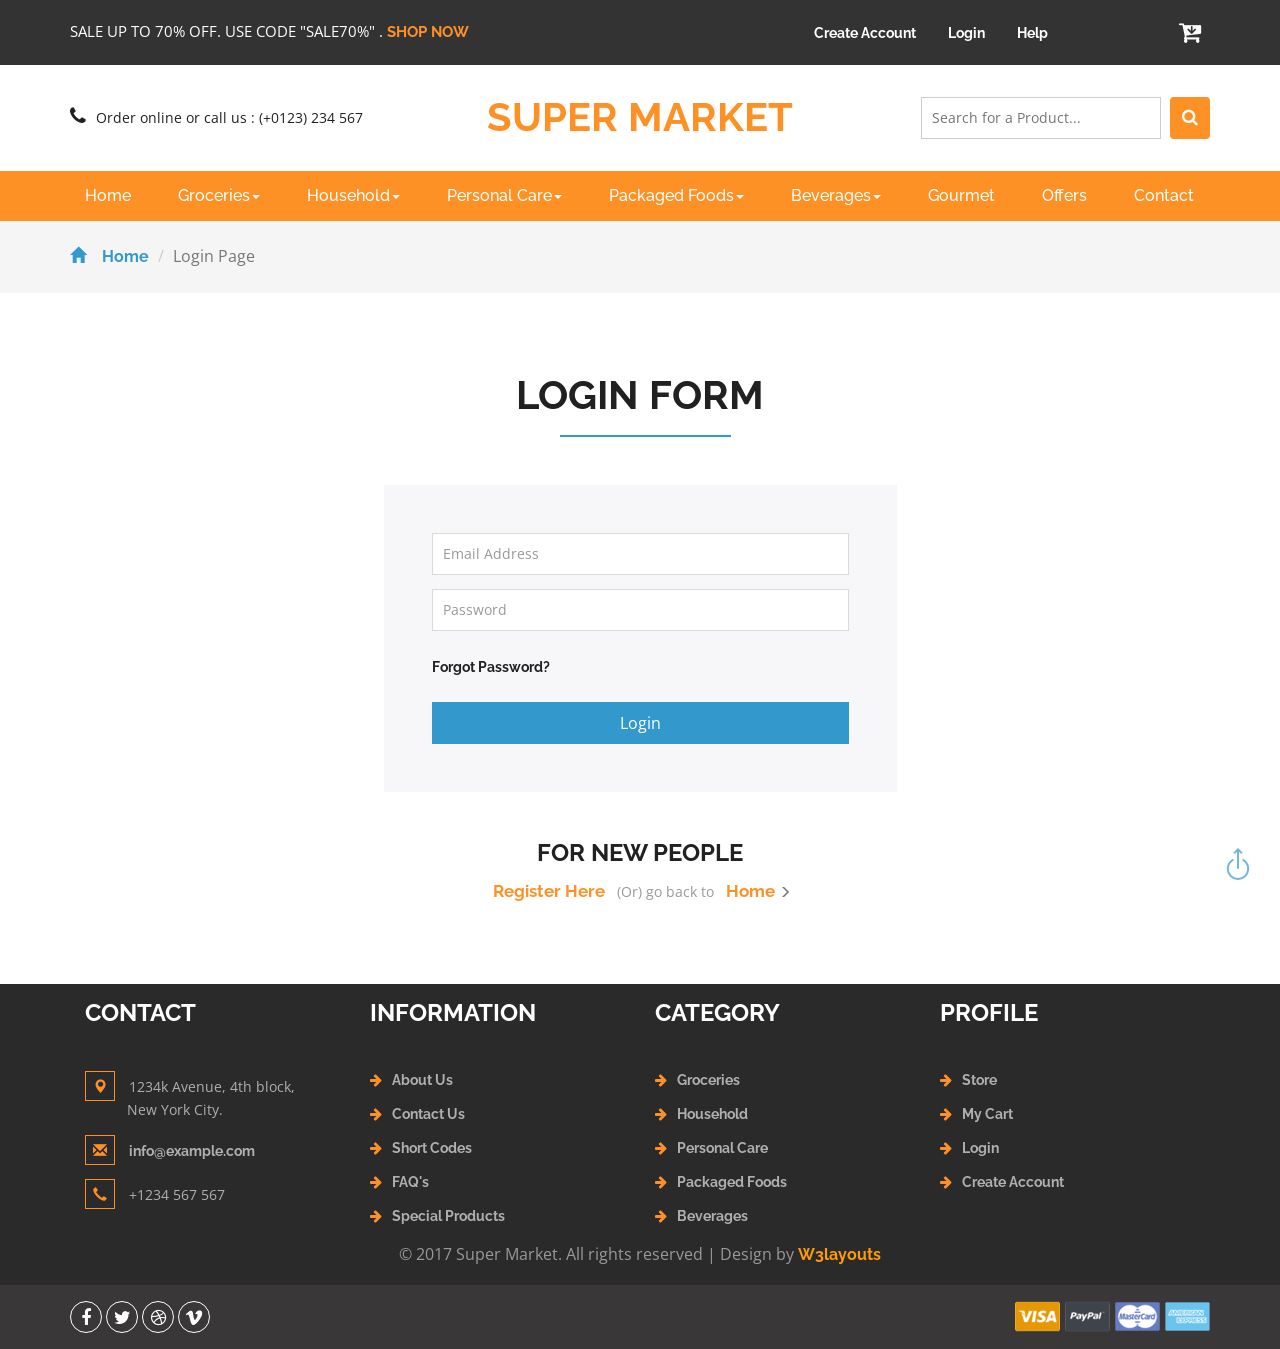
<file: public/web/login.html>
<!--
author: W3layouts
author URL: http://w3layouts.com
License: Creative Commons Attribution 3.0 Unported
License URL: http://creativecommons.org/licenses/by/3.0/
-->
<!DOCTYPE html>
<html>
<head>
<title>Super Market an Ecommerce Online Shopping Category Flat Bootstrap Responsive Website Template | Login :: w3layouts</title>
<!-- for-mobile-apps -->
<meta name="viewport" content="width=device-width, initial-scale=1">
<meta http-equiv="Content-Type" content="text/html; charset=utf-8" />
<meta name="keywords" content="Super Market Responsive web template, Bootstrap Web Templates, Flat Web Templates, Android Compatible web template, 
Smartphone Compatible web template, free webdesigns for Nokia, Samsung, LG, SonyEricsson, Motorola web design" />
<script type="application/x-javascript"> addEventListener("load", function() { setTimeout(hideURLbar, 0); }, false);
		function hideURLbar(){ window.scrollTo(0,1); } </script>
<!-- //for-mobile-apps -->
<link href="css/bootstrap.css" rel="stylesheet" type="text/css" media="all" />
<link href="css/style.css" rel="stylesheet" type="text/css" media="all" />
<!-- font-awesome icons -->
<link href="css/font-awesome.css" rel="stylesheet"> 
<!-- //font-awesome icons -->
<!-- js -->
<script src="js/jquery-1.11.1.min.js"></script>
<!-- //js -->
<link href='//fonts.googleapis.com/css?family=Raleway:400,100,100italic,200,200italic,300,400italic,500,500italic,600,600italic,700,700italic,800,800italic,900,900italic' rel='stylesheet' type='text/css'>
<link href='//fonts.googleapis.com/css?family=Open+Sans:400,300,300italic,400italic,600,600italic,700,700italic,800,800italic' rel='stylesheet' type='text/css'>
<!-- start-smoth-scrolling -->
<script type="text/javascript" src="js/move-top.js"></script>
<script type="text/javascript" src="js/easing.js"></script>
<script type="text/javascript">
	jQuery(document).ready(function($) {
		$(".scroll").click(function(event){		
			event.preventDefault();
			$('html,body').animate({scrollTop:$(this.hash).offset().top},1000);
		});
	});
</script>
<!-- start-smoth-scrolling -->
</head>
	
<body>
<!-- header -->
	<div class="agileits_header">
		<div class="container">
			<div class="w3l_offers">
				<p>SALE UP TO 70% OFF. USE CODE "SALE70%" . <a href="products.html">SHOP NOW</a></p>
			</div>
			<div class="agile-login">
				<ul>
					<li><a href="registered.html"> Create Account </a></li>
					<li><a href="login.html">Login</a></li>
					<li><a href="contact.html">Help</a></li>
					
				</ul>
			</div>
			<div class="product_list_header">  
					<form action="#" method="post" class="last"> 
						<input type="hidden" name="cmd" value="_cart">
						<input type="hidden" name="display" value="1">
						<button class="w3view-cart" type="submit" name="submit" value=""><i class="fa fa-cart-arrow-down" aria-hidden="true"></i></button>
					</form>  
			</div>
			<div class="clearfix"> </div>
		</div>
	</div>

	<div class="logo_products">
		<div class="container">
		<div class="w3ls_logo_products_left1">
				<ul class="phone_email">
					<li><i class="fa fa-phone" aria-hidden="true"></i>Order online or call us : (+0123) 234 567</li>
					
				</ul>
			</div>
			<div class="w3ls_logo_products_left">
				<h1><a href="index.html">super Market</a></h1>
			</div>
		<div class="w3l_search">
			<form action="#" method="post">
				<input type="search" name="Search" placeholder="Search for a Product..." required="">
				<button type="submit" class="btn btn-default search" aria-label="Left Align">
					<i class="fa fa-search" aria-hidden="true"> </i>
				</button>
				<div class="clearfix"></div>
			</form>
		</div>
			
			<div class="clearfix"> </div>
		</div>
	</div>
<!-- //header -->
<!-- navigation -->
	<div class="navigation-agileits">
		<div class="container">
			<nav class="navbar navbar-default">
							<!-- Brand and toggle get grouped for better mobile display -->
							<div class="navbar-header nav_2">
								<button type="button" class="navbar-toggle collapsed navbar-toggle1" data-toggle="collapse" data-target="#bs-megadropdown-tabs">
									<span class="sr-only">Toggle navigation</span>
									<span class="icon-bar"></span>
									<span class="icon-bar"></span>
									<span class="icon-bar"></span>
								</button>
							</div> 
							<div class="collapse navbar-collapse" id="bs-megadropdown-tabs">
								<ul class="nav navbar-nav">
									<li class="active"><a href="index.html" class="act">Home</a></li>	
									<!-- Mega Menu -->
									<li class="dropdown">
										<a href="#" class="dropdown-toggle" data-toggle="dropdown">Groceries<b class="caret"></b></a>
										<ul class="dropdown-menu multi-column columns-3">
											<div class="row">
												<div class="multi-gd-img">
													<ul class="multi-column-dropdown">
														<h6>All Groceries</h6>
														<li><a href="groceries.html">Dals & Pulses</a></li>
														<li><a href="groceries.html">Almonds</a></li>
														<li><a href="groceries.html">Cashews</a></li>
														<li><a href="groceries.html">Dry Fruit</a></li>
														<li><a href="groceries.html"> Mukhwas </a></li>
														<li><a href="groceries.html">Rice & Rice Products</a></li>
													</ul>
												</div>	
												
											</div>
										</ul>
									</li>
									<li class="dropdown">
										<a href="#" class="dropdown-toggle" data-toggle="dropdown">Household<b class="caret"></b></a>
										<ul class="dropdown-menu multi-column columns-3">
											<div class="row">
												<div class="multi-gd-img">
													<ul class="multi-column-dropdown">
														<h6>All Household</h6>
														<li><a href="household.html">Cookware</a></li>
														<li><a href="household.html">Dust Pans</a></li>
														<li><a href="household.html">Scrubbers</a></li>
														<li><a href="household.html">Dust Cloth</a></li>
														<li><a href="household.html"> Mops </a></li>
														<li><a href="household.html">Kitchenware</a></li>
													</ul>
												</div>
												
												
											</div>
										</ul>
									</li>
									<li class="dropdown">
										<a href="#" class="dropdown-toggle" data-toggle="dropdown">Personal Care<b class="caret"></b></a>
										<ul class="dropdown-menu multi-column columns-3">
											<div class="row">
												<div class="multi-gd-img">
													<ul class="multi-column-dropdown">
														<h6>Baby Care</h6>
														<li><a href="personalcare.html">Baby Soap</a></li>
														<li><a href="personalcare.html">Baby Care Accessories</a></li>
														<li><a href="personalcare.html">Baby Oil & Shampoos</a></li>
														<li><a href="personalcare.html">Baby Creams & Lotion</a></li>
														<li><a href="personalcare.html"> Baby Powder</a></li>
														<li><a href="personalcare.html">Diapers & Wipes</a></li>
													</ul>
												</div>
												
											</div>
										</ul>
									</li>
									<li class="dropdown">
										<a href="#" class="dropdown-toggle" data-toggle="dropdown">Packaged Foods<b class="caret"></b></a>
										<ul class="dropdown-menu multi-column columns-3">
											<div class="row">
												<div class="multi-gd-img">
													<ul class="multi-column-dropdown">
														<h6>All Accessories</h6>
														<li><a href="packagedfoods.html">Baby Food</a></li>
														<li><a href="packagedfoods.html">Dessert Items</a></li>
														<li><a href="packagedfoods.html">Biscuits</a></li>
														<li><a href="packagedfoods.html">Breakfast Cereals</a></li>
														<li><a href="packagedfoods.html"> Canned Food </a></li>
														<li><a href="packagedfoods.html">Chocolates & Sweets</a></li>
													</ul>
												</div>
												
											
											</div>
										</ul>
									</li>
									<li class="dropdown">
										<a href="#" class="dropdown-toggle" data-toggle="dropdown">Beverages<b class="caret"></b></a>
										<ul class="dropdown-menu multi-column columns-3">
											<div class="row">
												<div class="multi-gd-img">
													<ul class="multi-column-dropdown">
														<h6>Tea & Coeffe</h6>
														<li><a href="beverages.html">Green Tea</a></li>
														<li><a href="beverages.html">Ground Coffee</a></li>
														<li><a href="beverages.html">Herbal Tea</a></li>
														<li><a href="beverages.html">Instant Coffee</a></li>
														<li><a href="beverages.html"> Tea </a></li>
														<li><a href="beverages.html">Tea Bags</a></li>
													</ul>
												</div>
							
											</div>
										</ul>
									</li>
									<li><a href="gourmet.html">Gourmet</a></li>
									<li><a href="offers.html">Offers</a></li>
									<li><a href="contact.html">Contact</a></li>
								</ul>
							</div>
							</nav>
			</div>
		</div>
		
<!-- //navigation -->
<!-- breadcrumbs -->
	<div class="breadcrumbs">
		<div class="container">
			<ol class="breadcrumb breadcrumb1 animated wow slideInLeft" data-wow-delay=".5s">
				<li><a href="index.html"><span class="glyphicon glyphicon-home" aria-hidden="true"></span>Home</a></li>
				<li class="active">Login Page</li>
			</ol>
		</div>
	</div>
<!-- //breadcrumbs -->
<!-- login -->
	<div class="login">
		<div class="container">
			<h2>Login Form</h2>
		
			<div class="login-form-grids animated wow slideInUp" data-wow-delay=".5s">
				<form>
					<input type="email" placeholder="Email Address" required=" " >
					<input type="password" placeholder="Password" required=" " >
					<div class="forgot">
						<a href="#">Forgot Password?</a>
					</div>
					<input type="submit" value="Login">
				</form>
			</div>
			<h4>For New People</h4>
			<p><a href="registered.html">Register Here</a> (Or) go back to <a href="index.html">Home<span class="glyphicon glyphicon-menu-right" aria-hidden="true"></span></a></p>
		</div>
	</div>
<!-- //login -->
<!-- //footer -->
<div class="footer">
		<div class="container">
			<div class="w3_footer_grids">
				<div class="col-md-3 w3_footer_grid">
					<h3>Contact</h3>
					
					<ul class="address">
						<li><i class="glyphicon glyphicon-map-marker" aria-hidden="true"></i>1234k Avenue, 4th block, <span>New York City.</span></li>
						<li><i class="glyphicon glyphicon-envelope" aria-hidden="true"></i><a href="mailto:info@example.com">info@example.com</a></li>
						<li><i class="glyphicon glyphicon-earphone" aria-hidden="true"></i>+1234 567 567</li>
					</ul>
				</div>
				<div class="col-md-3 w3_footer_grid">
					<h3>Information</h3>
					<ul class="info"> 
						<li><i class="fa fa-arrow-right" aria-hidden="true"></i><a href="about.html">About Us</a></li>
						<li><i class="fa fa-arrow-right" aria-hidden="true"></i><a href="contact.html">Contact Us</a></li>
						<li><i class="fa fa-arrow-right" aria-hidden="true"></i><a href="short-codes.html">Short Codes</a></li>
						<li><i class="fa fa-arrow-right" aria-hidden="true"></i><a href="faq.html">FAQ's</a></li>
						<li><i class="fa fa-arrow-right" aria-hidden="true"></i><a href="products.html">Special Products</a></li>
					</ul>
				</div>
				<div class="col-md-3 w3_footer_grid">
					<h3>Category</h3>
					<ul class="info"> 
						<li><i class="fa fa-arrow-right" aria-hidden="true"></i><a href="groceries.html">Groceries</a></li>
						<li><i class="fa fa-arrow-right" aria-hidden="true"></i><a href="household.html">Household</a></li>
						<li><i class="fa fa-arrow-right" aria-hidden="true"></i><a href="personalcare.html">Personal Care</a></li>
						<li><i class="fa fa-arrow-right" aria-hidden="true"></i><a href="packagedfoods.html">Packaged Foods</a></li>
						<li><i class="fa fa-arrow-right" aria-hidden="true"></i><a href="beverages.html">Beverages</a></li>
					</ul>
				</div>
				<div class="col-md-3 w3_footer_grid">
					<h3>Profile</h3>
					<ul class="info"> 
						<li><i class="fa fa-arrow-right" aria-hidden="true"></i><a href="products.html">Store</a></li>
						<li><i class="fa fa-arrow-right" aria-hidden="true"></i><a href="checkout.html">My Cart</a></li>
						<li><i class="fa fa-arrow-right" aria-hidden="true"></i><a href="login.html">Login</a></li>
						<li><i class="fa fa-arrow-right" aria-hidden="true"></i><a href="registered.html">Create Account</a></li>
					</ul>
					
					
				</div>
				<div class="clearfix"> </div>
			</div>
		</div>
		
		<div class="footer-copy">
			
			<div class="container">
				<p>© 2017 Super Market. All rights reserved | Design by <a href="http://w3layouts.com/">W3layouts</a></p>
			</div>
		</div>
		
	</div>	
	<div class="footer-botm">
			<div class="container">
				<div class="w3layouts-foot">
					<ul>
						<li><a href="#" class="w3_agile_facebook"><i class="fa fa-facebook" aria-hidden="true"></i></a></li>
						<li><a href="#" class="agile_twitter"><i class="fa fa-twitter" aria-hidden="true"></i></a></li>
						<li><a href="#" class="w3_agile_dribble"><i class="fa fa-dribbble" aria-hidden="true"></i></a></li>
						<li><a href="#" class="w3_agile_vimeo"><i class="fa fa-vimeo" aria-hidden="true"></i></a></li>
					</ul>
				</div>
				<div class="payment-w3ls">	
					<img src="images/card.png" alt=" " class="img-responsive">
				</div>
				<div class="clearfix"> </div>
			</div>
		</div>
<!-- //footer -->	
<!-- Bootstrap Core JavaScript -->
<script src="js/bootstrap.min.js"></script>
<!-- top-header and slider -->
<!-- here stars scrolling icon -->
	<script type="text/javascript">
		$(document).ready(function() {
			/*
				var defaults = {
				containerID: 'toTop', // fading element id
				containerHoverID: 'toTopHover', // fading element hover id
				scrollSpeed: 1200,
				easingType: 'linear' 
				};
			*/
								
			$().UItoTop({ easingType: 'easeOutQuart' });
								
			});
	</script>
<!-- //here ends scrolling icon -->
<script src="js/minicart.min.js"></script>
<script>
	// Mini Cart
	paypal.minicart.render({
		action: '#'
	});

	if (~window.location.search.indexOf('reset=true')) {
		paypal.minicart.reset();
	}
</script>
<!-- main slider-banner -->
<script src="js/skdslider.min.js"></script>
<link href="css/skdslider.css" rel="stylesheet">
<script type="text/javascript">
		jQuery(document).ready(function(){
			jQuery('#demo1').skdslider({'delay':5000, 'animationSpeed': 2000,'showNextPrev':true,'showPlayButton':true,'autoSlide':true,'animationType':'fading'});
						
			jQuery('#responsive').change(function(){
			  $('#responsive_wrapper').width(jQuery(this).val());
			});
			
		});
</script>	
<!-- //main slider-banner --> 

</body>
</html>
</file>
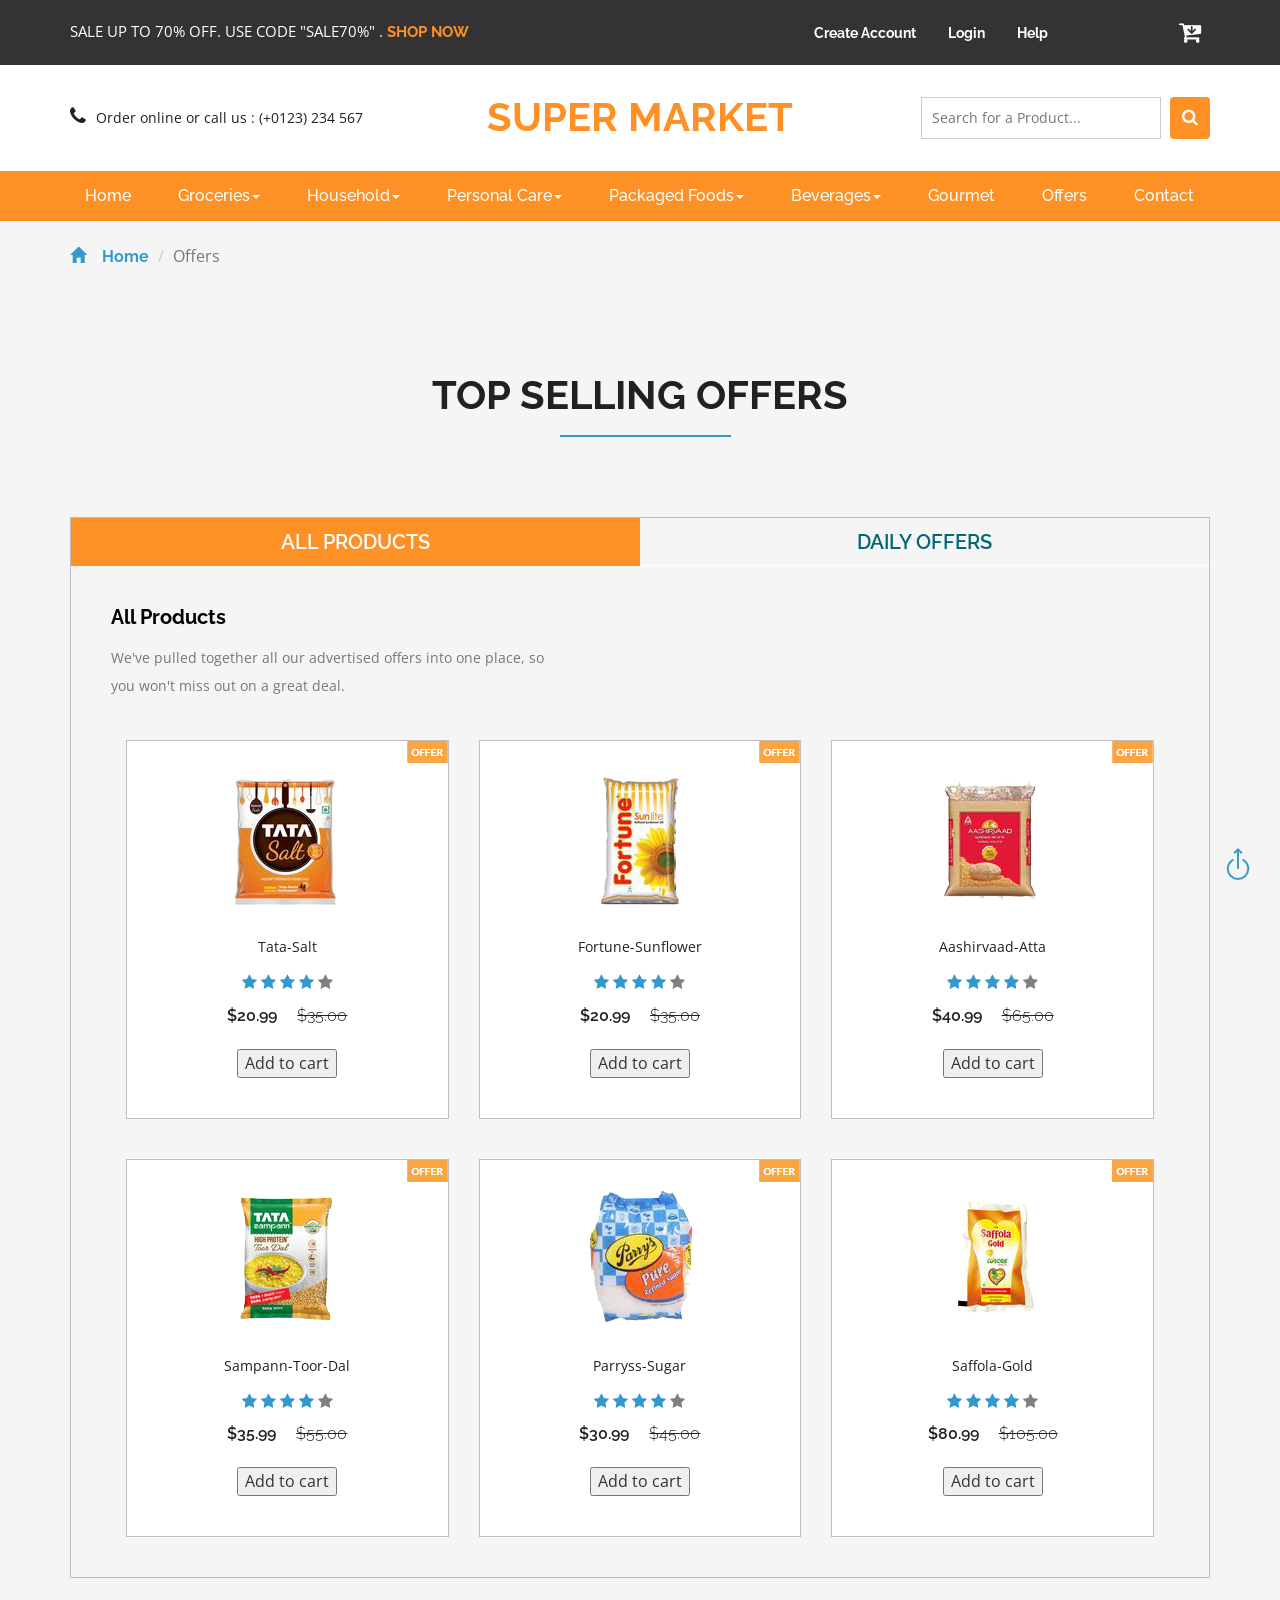
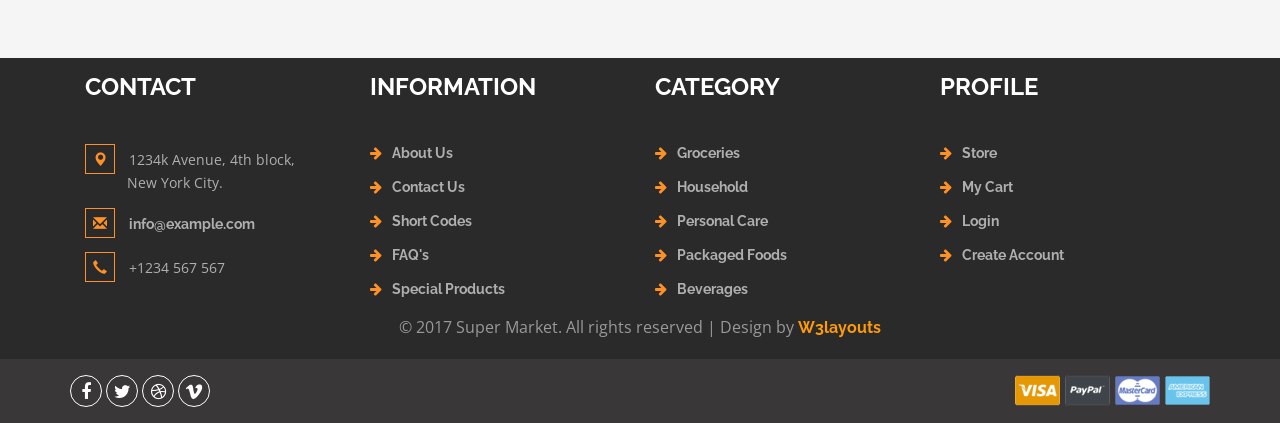
<file: public/web/offers.html>
<!--
author: W3layouts
author URL: http://w3layouts.com
License: Creative Commons Attribution 3.0 Unported
License URL: http://creativecommons.org/licenses/by/3.0/
-->
<!DOCTYPE html>
<html>
<head>
<title>Super Market an Ecommerce Online Shopping Category Flat Bootstrap Responsive Website Template | About :: w3layouts</title>
<!-- for-mobile-apps -->
<meta name="viewport" content="width=device-width, initial-scale=1">
<meta http-equiv="Content-Type" content="text/html; charset=utf-8" />
<meta name="keywords" content="Super Market Responsive web template, Bootstrap Web Templates, Flat Web Templates, Android Compatible web template, 
Smartphone Compatible web template, free webdesigns for Nokia, Samsung, LG, SonyEricsson, Motorola web design" />
<script type="application/x-javascript"> addEventListener("load", function() { setTimeout(hideURLbar, 0); }, false);
		function hideURLbar(){ window.scrollTo(0,1); } </script>
<!-- //for-mobile-apps -->
<link href="css/bootstrap.css" rel="stylesheet" type="text/css" media="all" />
<link href="css/style.css" rel="stylesheet" type="text/css" media="all" />
<!-- font-awesome icons -->
<link href="css/font-awesome.css" rel="stylesheet"> 
<!-- //font-awesome icons -->
<!-- js -->
<script src="js/jquery-1.11.1.min.js"></script>
<!-- //js -->
<link href='//fonts.googleapis.com/css?family=Raleway:400,100,100italic,200,200italic,300,400italic,500,500italic,600,600italic,700,700italic,800,800italic,900,900italic' rel='stylesheet' type='text/css'>
<link href='//fonts.googleapis.com/css?family=Open+Sans:400,300,300italic,400italic,600,600italic,700,700italic,800,800italic' rel='stylesheet' type='text/css'>
<!-- start-smoth-scrolling -->
<script type="text/javascript" src="js/move-top.js"></script>
<script type="text/javascript" src="js/easing.js"></script>
<script type="text/javascript">
	jQuery(document).ready(function($) {
		$(".scroll").click(function(event){		
			event.preventDefault();
			$('html,body').animate({scrollTop:$(this.hash).offset().top},1000);
		});
	});
</script>
<!-- start-smoth-scrolling -->
</head>
	
<body>
<!-- header -->
	<div class="agileits_header">
		<div class="container">
			<div class="w3l_offers">
				<p>SALE UP TO 70% OFF. USE CODE "SALE70%" . <a href="products.html">SHOP NOW</a></p>
			</div>
			<div class="agile-login">
				<ul>
					<li><a href="registered.html"> Create Account </a></li>
					<li><a href="login.html">Login</a></li>
					<li><a href="contact.html">Help</a></li>
					
				</ul>
			</div>
			<div class="product_list_header">  
					<form action="#" method="post" class="last"> 
						<input type="hidden" name="cmd" value="_cart">
						<input type="hidden" name="display" value="1">
						<button class="w3view-cart" type="submit" name="submit" value=""><i class="fa fa-cart-arrow-down" aria-hidden="true"></i></button>
					</form>  
			</div>
			<div class="clearfix"> </div>
		</div>
	</div>

	<div class="logo_products">
		<div class="container">
		<div class="w3ls_logo_products_left1">
				<ul class="phone_email">
					<li><i class="fa fa-phone" aria-hidden="true"></i>Order online or call us : (+0123) 234 567</li>
					
				</ul>
			</div>
			<div class="w3ls_logo_products_left">
				<h1><a href="index.html">super Market</a></h1>
			</div>
		<div class="w3l_search">
			<form action="#" method="post">
				<input type="search" name="Search" placeholder="Search for a Product..." required="">
				<button type="submit" class="btn btn-default search" aria-label="Left Align">
					<i class="fa fa-search" aria-hidden="true"> </i>
				</button>
				<div class="clearfix"></div>
			</form>
		</div>
			
			<div class="clearfix"> </div>
		</div>
	</div>
<!-- //header -->
<!-- navigation -->
	<div class="navigation-agileits">
		<div class="container">
			<nav class="navbar navbar-default">
							<!-- Brand and toggle get grouped for better mobile display -->
							<div class="navbar-header nav_2">
								<button type="button" class="navbar-toggle collapsed navbar-toggle1" data-toggle="collapse" data-target="#bs-megadropdown-tabs">
									<span class="sr-only">Toggle navigation</span>
									<span class="icon-bar"></span>
									<span class="icon-bar"></span>
									<span class="icon-bar"></span>
								</button>
							</div> 
							<div class="collapse navbar-collapse" id="bs-megadropdown-tabs">
								<ul class="nav navbar-nav">
									<li class="active"><a href="index.html" class="act">Home</a></li>	
									<!-- Mega Menu -->
									<li class="dropdown">
										<a href="#" class="dropdown-toggle" data-toggle="dropdown">Groceries<b class="caret"></b></a>
										<ul class="dropdown-menu multi-column columns-3">
											<div class="row">
												<div class="multi-gd-img">
													<ul class="multi-column-dropdown">
														<h6>All Groceries</h6>
														<li><a href="groceries.html">Dals & Pulses</a></li>
														<li><a href="groceries.html">Almonds</a></li>
														<li><a href="groceries.html">Cashews</a></li>
														<li><a href="groceries.html">Dry Fruit</a></li>
														<li><a href="groceries.html"> Mukhwas </a></li>
														<li><a href="groceries.html">Rice & Rice Products</a></li>
													</ul>
												</div>	
												
											</div>
										</ul>
									</li>
									<li class="dropdown">
										<a href="#" class="dropdown-toggle" data-toggle="dropdown">Household<b class="caret"></b></a>
										<ul class="dropdown-menu multi-column columns-3">
											<div class="row">
												<div class="multi-gd-img">
													<ul class="multi-column-dropdown">
														<h6>All Household</h6>
														<li><a href="household.html">Cookware</a></li>
														<li><a href="household.html">Dust Pans</a></li>
														<li><a href="household.html">Scrubbers</a></li>
														<li><a href="household.html">Dust Cloth</a></li>
														<li><a href="household.html"> Mops </a></li>
														<li><a href="household.html">Kitchenware</a></li>
													</ul>
												</div>
												
												
											</div>
										</ul>
									</li>
									<li class="dropdown">
										<a href="#" class="dropdown-toggle" data-toggle="dropdown">Personal Care<b class="caret"></b></a>
										<ul class="dropdown-menu multi-column columns-3">
											<div class="row">
												<div class="multi-gd-img">
													<ul class="multi-column-dropdown">
														<h6>Baby Care</h6>
														<li><a href="personalcare.html">Baby Soap</a></li>
														<li><a href="personalcare.html">Baby Care Accessories</a></li>
														<li><a href="personalcare.html">Baby Oil & Shampoos</a></li>
														<li><a href="personalcare.html">Baby Creams & Lotion</a></li>
														<li><a href="personalcare.html"> Baby Powder</a></li>
														<li><a href="personalcare.html">Diapers & Wipes</a></li>
													</ul>
												</div>
												
											</div>
										</ul>
									</li>
									<li class="dropdown">
										<a href="#" class="dropdown-toggle" data-toggle="dropdown">Packaged Foods<b class="caret"></b></a>
										<ul class="dropdown-menu multi-column columns-3">
											<div class="row">
												<div class="multi-gd-img">
													<ul class="multi-column-dropdown">
														<h6>All Accessories</h6>
														<li><a href="packagedfoods.html">Baby Food</a></li>
														<li><a href="packagedfoods.html">Dessert Items</a></li>
														<li><a href="packagedfoods.html">Biscuits</a></li>
														<li><a href="packagedfoods.html">Breakfast Cereals</a></li>
														<li><a href="packagedfoods.html"> Canned Food </a></li>
														<li><a href="packagedfoods.html">Chocolates & Sweets</a></li>
													</ul>
												</div>
												
											
											</div>
										</ul>
									</li>
									<li class="dropdown">
										<a href="#" class="dropdown-toggle" data-toggle="dropdown">Beverages<b class="caret"></b></a>
										<ul class="dropdown-menu multi-column columns-3">
											<div class="row">
												<div class="multi-gd-img">
													<ul class="multi-column-dropdown">
														<h6>Tea & Coeffe</h6>
														<li><a href="beverages.html">Green Tea</a></li>
														<li><a href="beverages.html">Ground Coffee</a></li>
														<li><a href="beverages.html">Herbal Tea</a></li>
														<li><a href="beverages.html">Instant Coffee</a></li>
														<li><a href="beverages.html"> Tea </a></li>
														<li><a href="beverages.html">Tea Bags</a></li>
													</ul>
												</div>
							
											</div>
										</ul>
									</li>
									<li><a href="gourmet.html">Gourmet</a></li>
									<li><a href="offers.html">Offers</a></li>
									<li><a href="contact.html">Contact</a></li>
								</ul>
							</div>
							</nav>
			</div>
		</div>
		
<!-- //navigation -->
<!-- breadcrumbs -->
	<div class="breadcrumbs">
		<div class="container">
			<ol class="breadcrumb breadcrumb1 animated wow slideInLeft" data-wow-delay=".5s">
				<li><a href="index.html"><span class="glyphicon glyphicon-home" aria-hidden="true"></span>Home</a></li>
				<li class="active">Offers</li>
			</ol>
		</div>
	</div>
<!-- //breadcrumbs -->
	<!-- top-brands -->
	<div class="top-brands">
		<div class="container">
		<h2>Top selling offers</h2>
			<div class="grid_3 grid_5">
				<div class="bs-example bs-example-tabs" role="tabpanel" data-example-id="togglable-tabs">
					<ul id="myTab" class="nav nav-tabs" role="tablist">
						<li role="presentation" class="active"><a href="#expeditions" id="expeditions-tab" role="tab" data-toggle="tab" aria-controls="expeditions" aria-expanded="true">All Products</a></li>
						<li role="presentation"><a href="#tours" role="tab" id="tours-tab" data-toggle="tab" aria-controls="tours">Daily Offers</a></li>
					</ul>
					<div id="myTabContent" class="tab-content">
						<div role="tabpanel" class="tab-pane fade in active" id="expeditions" aria-labelledby="expeditions-tab">
							<div class="agile-tp">
								<h5>All Products</h5>
								<p class="w3l-ad">We've pulled together all our advertised offers into one place, so you won't miss out on a great deal.</p>
							</div>
							<div class="agile_top_brands_grids">
								<div class="col-md-4 top_brand_left">
									<div class="hover14 column">
										<div class="agile_top_brand_left_grid">
											<div class="agile_top_brand_left_grid_pos">
												<img src="images/offer.png" alt=" " class="img-responsive" />
											</div>
											<div class="agile_top_brand_left_grid1">
												<figure>
													<div class="snipcart-item block" >
														<div class="snipcart-thumb">
															<a href="products.html"><img title=" " alt=" " src="images/1.png" /></a>		
															<p>Tata-salt</p>
															<div class="stars">
																<i class="fa fa-star blue-star" aria-hidden="true"></i>
																<i class="fa fa-star blue-star" aria-hidden="true"></i>
																<i class="fa fa-star blue-star" aria-hidden="true"></i>
																<i class="fa fa-star blue-star" aria-hidden="true"></i>
																<i class="fa fa-star gray-star" aria-hidden="true"></i>
															</div>
															<h4>$20.99 <span>$35.00</span></h4>
														</div>
														<div class="snipcart-details top_brand_home_details">
															<form action="#" method="post">
																<fieldset>
																	<input type="hidden" name="cmd" value="_cart" />
																	<input type="hidden" name="add" value="1" />
																	<input type="hidden" name="business" value=" " />
																	<input type="hidden" name="item_name" value="Fortune Sunflower Oil" />
																	<input type="hidden" name="amount" value="20.99" />
																	<input type="hidden" name="discount_amount" value="1.00" />
																	<input type="hidden" name="currency_code" value="USD" />
																	<input type="hidden" name="return" value=" " />
																	<input type="hidden" name="cancel_return" value=" " />
																	<input type="submit" name="submit" value="Add to cart" class="button" />
																</fieldset>
															</form>
														</div>
													</div>
												</figure>
											</div>
										</div>
									</div>
								</div>
								<div class="col-md-4 top_brand_left">
									<div class="hover14 column">
										<div class="agile_top_brand_left_grid">
											<div class="agile_top_brand_left_grid_pos">
												<img src="images/offer.png" alt=" " class="img-responsive" />
											</div>
											<div class="agile_top_brand_left_grid1">
												<figure>
													<div class="snipcart-item block" >
														<div class="snipcart-thumb">
															<a href="products.html"><img title=" " alt=" " src="images/2.png" /></a>		
															<p>Fortune-sunflower</p>
															<div class="stars">
																<i class="fa fa-star blue-star" aria-hidden="true"></i>
																<i class="fa fa-star blue-star" aria-hidden="true"></i>
																<i class="fa fa-star blue-star" aria-hidden="true"></i>
																<i class="fa fa-star blue-star" aria-hidden="true"></i>
																<i class="fa fa-star gray-star" aria-hidden="true"></i>
															</div>
															<h4>$20.99 <span>$35.00</span></h4>
														</div>
														<div class="snipcart-details top_brand_home_details">
															<form action="#" method="post">
																<fieldset>
																	<input type="hidden" name="cmd" value="_cart" />
																	<input type="hidden" name="add" value="1" />
																	<input type="hidden" name="business" value=" " />
																	<input type="hidden" name="item_name" value="basmati rise" />
																	<input type="hidden" name="amount" value="20.99" />
																	<input type="hidden" name="discount_amount" value="1.00" />
																	<input type="hidden" name="currency_code" value="USD" />
																	<input type="hidden" name="return" value=" " />
																	<input type="hidden" name="cancel_return" value=" " />
																	<input type="submit" name="submit" value="Add to cart" class="button" />
																</fieldset>
															</form>
														</div>
													</div>
												</figure>
											</div>
										</div>
									</div>
								</div>
								<div class="col-md-4 top_brand_left">
									<div class="hover14 column">
										<div class="agile_top_brand_left_grid">
											<div class="agile_top_brand_left_grid_pos">
												<img src="images/offer.png" alt=" " class="img-responsive" />
											</div>
											<div class="agile_top_brand_left_grid1">
												<figure>
													<div class="snipcart-item block">
														<div class="snipcart-thumb">
															<a href="products.html"><img src="images/3.png" alt=" " class="img-responsive" /></a>
															<p>Aashirvaad-atta</p>
															<div class="stars">
																<i class="fa fa-star blue-star" aria-hidden="true"></i>
																<i class="fa fa-star blue-star" aria-hidden="true"></i>
																<i class="fa fa-star blue-star" aria-hidden="true"></i>
																<i class="fa fa-star blue-star" aria-hidden="true"></i>
																<i class="fa fa-star gray-star" aria-hidden="true"></i>
															</div>
															<h4>$40.99 <span>$65.00</span></h4>
														</div>
														<div class="snipcart-details top_brand_home_details">
															<form action="#" method="post">
																<fieldset>
																	<input type="hidden" name="cmd" value="_cart" />
																	<input type="hidden" name="add" value="1" />
																	<input type="hidden" name="business" value=" " />
																	<input type="hidden" name="item_name" value="Pepsi soft drink" />
																	<input type="hidden" name="amount" value="40.00" />
																	<input type="hidden" name="discount_amount" value="1.00" />
																	<input type="hidden" name="currency_code" value="USD" />
																	<input type="hidden" name="return" value=" " />
																	<input type="hidden" name="cancel_return" value=" " />
																	<input type="submit" name="submit" value="Add to cart" class="button" />
																</fieldset>
															</form>
														</div>
													</div>
												</figure>
											</div>
										</div>
									</div>
								</div>
								<div class="clearfix"> </div>
							</div>
							<div class="agile_top_brands_grids">
								<div class="col-md-4 top_brand_left">
									<div class="hover14 column">
										<div class="agile_top_brand_left_grid">
											<div class="agile_top_brand_left_grid_pos">
												<img src="images/offer.png" alt=" " class="img-responsive" />
											</div>
											<div class="agile_top_brand_left_grid1">
												<figure>
													<div class="snipcart-item block" >
														<div class="snipcart-thumb">
															<a href="products.html"><img title=" " alt=" " src="images/4.png" /></a>		
															<p>Sampann-toor-dal</p>
															<div class="stars">
																<i class="fa fa-star blue-star" aria-hidden="true"></i>
																<i class="fa fa-star blue-star" aria-hidden="true"></i>
																<i class="fa fa-star blue-star" aria-hidden="true"></i>
																<i class="fa fa-star blue-star" aria-hidden="true"></i>
																<i class="fa fa-star gray-star" aria-hidden="true"></i>
															</div>
															<h4>$35.99 <span>$55.00</span></h4>
														</div>
														<div class="snipcart-details top_brand_home_details">
															<form action="#" method="post">
																<fieldset>
																	<input type="hidden" name="cmd" value="_cart" />
																	<input type="hidden" name="add" value="1" />
																	<input type="hidden" name="business" value=" " />
																	<input type="hidden" name="item_name" value="Fortune Sunflower Oil" />
																	<input type="hidden" name="amount" value="35.99" />
																	<input type="hidden" name="discount_amount" value="1.00" />
																	<input type="hidden" name="currency_code" value="USD" />
																	<input type="hidden" name="return" value=" " />
																	<input type="hidden" name="cancel_return" value=" " />
																	<input type="submit" name="submit" value="Add to cart" class="button" />
																</fieldset>
															</form>
														</div>
													</div>
												</figure>
											</div>
										</div>
									</div>
								</div>
								<div class="col-md-4 top_brand_left">
									<div class="hover14 column">
										<div class="agile_top_brand_left_grid">
											<div class="agile_top_brand_left_grid_pos">
												<img src="images/offer.png" alt=" " class="img-responsive" />
											</div>
											<div class="agile_top_brand_left_grid1">
												<figure>
													<div class="snipcart-item block" >
														<div class="snipcart-thumb">
															<a href="products.html"><img title=" " alt=" " src="images/5.png" /></a>		
															<p>Parryss-sugar</p>
															<div class="stars">
																<i class="fa fa-star blue-star" aria-hidden="true"></i>
																<i class="fa fa-star blue-star" aria-hidden="true"></i>
																<i class="fa fa-star blue-star" aria-hidden="true"></i>
																<i class="fa fa-star blue-star" aria-hidden="true"></i>
																<i class="fa fa-star gray-star" aria-hidden="true"></i>
															</div>
															<h4>$30.99 <span>$45.00</span></h4>
														</div>
														<div class="snipcart-details top_brand_home_details">
															<form action="#" method="post">
																<fieldset>
																	<input type="hidden" name="cmd" value="_cart" />
																	<input type="hidden" name="add" value="1" />
																	<input type="hidden" name="business" value=" " />
																	<input type="hidden" name="item_name" value="basmati rise" />
																	<input type="hidden" name="amount" value="30.99" />
																	<input type="hidden" name="discount_amount" value="1.00" />
																	<input type="hidden" name="currency_code" value="USD" />
																	<input type="hidden" name="return" value=" " />
																	<input type="hidden" name="cancel_return" value=" " />
																	<input type="submit" name="submit" value="Add to cart" class="button" />
																</fieldset>
															</form>
														</div>
													</div>
												</figure>
											</div>
										</div>
									</div>
								</div>
								<div class="col-md-4 top_brand_left">
									<div class="hover14 column">
										<div class="agile_top_brand_left_grid">
											<div class="agile_top_brand_left_grid_pos">
												<img src="images/offer.png" alt=" " class="img-responsive" />
											</div>
											<div class="agile_top_brand_left_grid_pos">
												<img src="images/offer.png" alt=" " class="img-responsive" />
											</div>
											<div class="agile_top_brand_left_grid1">
												<figure>
													<div class="snipcart-item block">
														<div class="snipcart-thumb">
															<a href="products.html"><img src="images/6.png" alt=" " class="img-responsive" /></a>
															<p>Saffola-gold</p>
															<div class="stars">
																<i class="fa fa-star blue-star" aria-hidden="true"></i>
																<i class="fa fa-star blue-star" aria-hidden="true"></i>
																<i class="fa fa-star blue-star" aria-hidden="true"></i>
																<i class="fa fa-star blue-star" aria-hidden="true"></i>
																<i class="fa fa-star gray-star" aria-hidden="true"></i>
															</div>
															<h4>$80.99 <span>$105.00</span></h4>
														</div>
														<div class="snipcart-details top_brand_home_details">
															<form action="#" method="post">
																<fieldset>
																	<input type="hidden" name="cmd" value="_cart" />
																	<input type="hidden" name="add" value="1" />
																	<input type="hidden" name="business" value=" " />
																	<input type="hidden" name="item_name" value="Pepsi soft drink" />
																	<input type="hidden" name="amount" value="80.00" />
																	<input type="hidden" name="discount_amount" value="1.00" />
																	<input type="hidden" name="currency_code" value="USD" />
																	<input type="hidden" name="return" value=" " />
																	<input type="hidden" name="cancel_return" value=" " />
																	<input type="submit" name="submit" value="Add to cart" class="button" />
																</fieldset>
															</form>
														</div>
													</div>
												</figure>
											</div>
										</div>
									</div>
								</div>
								<div class="clearfix"> </div>
							</div>
						</div>
						<div role="tabpanel" class="tab-pane fade" id="tours" aria-labelledby="tours-tab">
							<div class="agile-tp">
								<h5>Daily Offers</h5>
								<p class="w3l-ad">We've pulled together all our advertised offers into one place, so you won't miss out on a great deal.</p>
							</div>
							<div class="agile_top_brands_grids">
								<div class="col-md-4 top_brand_left">
									<div class="hover14 column">
										<div class="agile_top_brand_left_grid">
											<div class="agile_top_brand_left_grid_pos">
												<img src="images/offer.png" alt=" " class="img-responsive" />
											</div>
											<div class="agile_top_brand_left_grid1">
												<figure>
													<div class="snipcart-item block" >
														<div class="snipcart-thumb">
															<a href="products.html"><img title=" " alt=" " src="images/7.png" /></a>		
															<p>Sona-masoori-rice</p>
															<div class="stars">
																<i class="fa fa-star blue-star" aria-hidden="true"></i>
																<i class="fa fa-star blue-star" aria-hidden="true"></i>
																<i class="fa fa-star blue-star" aria-hidden="true"></i>
																<i class="fa fa-star blue-star" aria-hidden="true"></i>
																<i class="fa fa-star gray-star" aria-hidden="true"></i>
															</div>
															<h4>$35.99 <span>$55.00</span></h4>
														</div>
														<div class="snipcart-details top_brand_home_details">
															<form action="#" method="post">
																<fieldset>
																	<input type="hidden" name="cmd" value="_cart" />
																	<input type="hidden" name="add" value="1" />
																	<input type="hidden" name="business" value=" " />
																	<input type="hidden" name="item_name" value="Fortune Sunflower Oil" />
																	<input type="hidden" name="amount" value="7.99" />
																	<input type="hidden" name="discount_amount" value="1.00" />
																	<input type="hidden" name="currency_code" value="USD" />
																	<input type="hidden" name="return" value=" " />
																	<input type="hidden" name="cancel_return" value=" " />
																	<input type="submit" name="submit" value="Add to cart" class="button" />
																</fieldset>
															</form>
														</div>
													</div>
												</figure>
											</div>
										</div>
									</div>
								</div>
								<div class="col-md-4 top_brand_left">
									<div class="hover14 column">
										<div class="agile_top_brand_left_grid">
											<div class="agile_top_brand_left_grid_pos">
												<img src="images/offer.png" alt=" " class="img-responsive" />
											</div>
											<div class="agile_top_brand_left_grid1">
												<figure>
													<div class="snipcart-item block" >
														<div class="snipcart-thumb">
															<a href="products.html"><img title=" " alt=" " src="images/8.png" /></a>		
															<p>Milky-mist-paneer</p>
															<div class="stars">
																<i class="fa fa-star blue-star" aria-hidden="true"></i>
																<i class="fa fa-star blue-star" aria-hidden="true"></i>
																<i class="fa fa-star blue-star" aria-hidden="true"></i>
																<i class="fa fa-star blue-star" aria-hidden="true"></i>
																<i class="fa fa-star gray-star" aria-hidden="true"></i>
															</div>
															<h4>$30.99 <span>$45.00</span></h4>
														</div>
														<div class="snipcart-details top_brand_home_details">
															<form action="#" method="post">
																<fieldset>
																	<input type="hidden" name="cmd" value="_cart" />
																	<input type="hidden" name="add" value="1" />
																	<input type="hidden" name="business" value=" " />
																	<input type="hidden" name="item_name" value="basmati rise" />
																	<input type="hidden" name="amount" value="11.99" />
																	<input type="hidden" name="discount_amount" value="1.00" />
																	<input type="hidden" name="currency_code" value="USD" />
																	<input type="hidden" name="return" value=" " />
																	<input type="hidden" name="cancel_return" value=" " />
																	<input type="submit" name="submit" value="Add to cart" class="button" />
																</fieldset>
															</form>
														</div>
													</div>
												</figure>
											</div>
										</div>
									</div>
								</div>
								<div class="col-md-4 top_brand_left">
									<div class="hover14 column">
										<div class="agile_top_brand_left_grid">
											<div class="agile_top_brand_left_grid_pos">
												<img src="images/offer.png" alt=" " class="img-responsive" />
											</div>
											<div class="agile_top_brand_left_grid_pos">
												<img src="images/offer.png" alt=" " class="img-responsive" />
											</div>
											<div class="agile_top_brand_left_grid1">
												<figure>
													<div class="snipcart-item block">
														<div class="snipcart-thumb">
															<a href="products.html"><img src="images/9.png" alt=" " class="img-responsive" /></a>
															<p>Basmati-Rice</p>
															<div class="stars">
																<i class="fa fa-star blue-star" aria-hidden="true"></i>
																<i class="fa fa-star blue-star" aria-hidden="true"></i>
																<i class="fa fa-star blue-star" aria-hidden="true"></i>
																<i class="fa fa-star blue-star" aria-hidden="true"></i>
																<i class="fa fa-star gray-star" aria-hidden="true"></i>
															</div>
															<h4>$80.99 <span>$105.00</span></h4>
														</div>
														<div class="snipcart-details top_brand_home_details">
															<form action="#" method="post">
																<fieldset>
																	<input type="hidden" name="cmd" value="_cart" />
																	<input type="hidden" name="add" value="1" />
																	<input type="hidden" name="business" value=" " />
																	<input type="hidden" name="item_name" value="Pepsi soft drink" />
																	<input type="hidden" name="amount" value="8.00" />
																	<input type="hidden" name="discount_amount" value="1.00" />
																	<input type="hidden" name="currency_code" value="USD" />
																	<input type="hidden" name="return" value=" " />
																	<input type="hidden" name="cancel_return" value=" " />
																	<input type="submit" name="submit" value="Add to cart" class="button" />
																</fieldset>
															</form>
														</div>
													</div>
												</figure>
											</div>
										</div>
									</div>
								</div>
								<div class="clearfix"> </div>
							</div>
							<div class="agile_top_brands_grids">
								<div class="col-md-4 top_brand_left">
									<div class="hover14 column">
										<div class="agile_top_brand_left_grid">
											<div class="agile_top_brand_left_grid_pos">
												<img src="images/offer.png" alt=" " class="img-responsive" />
											</div>
											<div class="agile_top_brand_left_grid1">
												<figure>
													<div class="snipcart-item block" >
														<div class="snipcart-thumb">
															<a href="products.html"><img title=" " alt=" " src="images/10.png" /></a>		
															<p>Fortune-sunflower</p>
															<div class="stars">
																<i class="fa fa-star blue-star" aria-hidden="true"></i>
																<i class="fa fa-star blue-star" aria-hidden="true"></i>
																<i class="fa fa-star blue-star" aria-hidden="true"></i>
																<i class="fa fa-star blue-star" aria-hidden="true"></i>
																<i class="fa fa-star gray-star" aria-hidden="true"></i>
															</div>
															<h4>$20.99 <span>$35.00</span></h4>
														</div>
														<div class="snipcart-details top_brand_home_details">
															<form action="#" method="post">
																<fieldset>
																	<input type="hidden" name="cmd" value="_cart" />
																	<input type="hidden" name="add" value="1" />
																	<input type="hidden" name="business" value=" " />
																	<input type="hidden" name="item_name" value="Fortune Sunflower Oil" />
																	<input type="hidden" name="amount" value="7.99" />
																	<input type="hidden" name="discount_amount" value="1.00" />
																	<input type="hidden" name="currency_code" value="USD" />
																	<input type="hidden" name="return" value=" " />
																	<input type="hidden" name="cancel_return" value=" " />
																	<input type="submit" name="submit" value="Add to cart" class="button" />
																</fieldset>
															</form>
														</div>
													</div>
												</figure>
											</div>
										</div>
									</div>
								</div>
								<div class="col-md-4 top_brand_left">
									<div class="hover14 column">
										<div class="agile_top_brand_left_grid">
											<div class="agile_top_brand_left_grid_pos">
												<img src="images/offer.png" alt=" " class="img-responsive" />
											</div>
											<div class="agile_top_brand_left_grid1">
												<figure>
													<div class="snipcart-item block" >
														<div class="snipcart-thumb">
															<a href="products.html"><img title=" " alt=" " src="images/12.png" /></a>		
															<p>Nestle-a-slim</p>
															<div class="stars">
																<i class="fa fa-star blue-star" aria-hidden="true"></i>
																<i class="fa fa-star blue-star" aria-hidden="true"></i>
																<i class="fa fa-star blue-star" aria-hidden="true"></i>
																<i class="fa fa-star blue-star" aria-hidden="true"></i>
																<i class="fa fa-star gray-star" aria-hidden="true"></i>
															</div>
															<h4>$20.99 <span>$35.00</span></h4>
														</div>
														<div class="snipcart-details top_brand_home_details">
															<form action="#" method="post">
																<fieldset>
																	<input type="hidden" name="cmd" value="_cart" />
																	<input type="hidden" name="add" value="1" />
																	<input type="hidden" name="business" value=" " />
																	<input type="hidden" name="item_name" value="basmati rise" />
																	<input type="hidden" name="amount" value="11.99" />
																	<input type="hidden" name="discount_amount" value="1.00" />
																	<input type="hidden" name="currency_code" value="USD" />
																	<input type="hidden" name="return" value=" " />
																	<input type="hidden" name="cancel_return" value=" " />
																	<input type="submit" name="submit" value="Add to cart" class="button" />
																</fieldset>
															</form>
														</div>
													</div>
												</figure>
											</div>
										</div>
									</div>
								</div>
								<div class="col-md-4 top_brand_left">
									<div class="hover14 column">
										<div class="agile_top_brand_left_grid">
											<div class="agile_top_brand_left_grid_pos">
												<img src="images/offer.png" alt=" " class="img-responsive" />
											</div>
											<div class="agile_top_brand_left_grid1">
												<figure>
													<div class="snipcart-item block">
														<div class="snipcart-thumb">
															<a href="products.html"><img src="images/13.png" alt=" " class="img-responsive" /></a>
															<p>Bread-sandwich</p>
															<div class="stars">
																<i class="fa fa-star blue-star" aria-hidden="true"></i>
																<i class="fa fa-star blue-star" aria-hidden="true"></i>
																<i class="fa fa-star blue-star" aria-hidden="true"></i>
																<i class="fa fa-star blue-star" aria-hidden="true"></i>
																<i class="fa fa-star gray-star" aria-hidden="true"></i>
															</div>
															<h4>$40.99 <span>$65.00</span></h4>
														</div>
														<div class="snipcart-details top_brand_home_details">
															<form action="#" method="post">
																<fieldset>
																	<input type="hidden" name="cmd" value="_cart" />
																	<input type="hidden" name="add" value="1" />
																	<input type="hidden" name="business" value=" " />
																	<input type="hidden" name="item_name" value="Pepsi soft drink" />
																	<input type="hidden" name="amount" value="8.00" />
																	<input type="hidden" name="discount_amount" value="1.00" />
																	<input type="hidden" name="currency_code" value="USD" />
																	<input type="hidden" name="return" value=" " />
																	<input type="hidden" name="cancel_return" value=" " />
																	<input type="submit" name="submit" value="Add to cart" class="button" />
																</fieldset>
															</form>
														</div>
													</div>
												</figure>
											</div>
										</div>
									</div>
								</div>
								<div class="clearfix"> </div>
							</div>
						</div>
					</div>
				</div>
			</div>
		</div>
	</div>
<!-- //top-brands -->
<!-- //footer -->
	<div class="footer">
		<div class="container">
			<div class="w3_footer_grids">
				<div class="col-md-3 w3_footer_grid">
					<h3>Contact</h3>
					
					<ul class="address">
						<li><i class="glyphicon glyphicon-map-marker" aria-hidden="true"></i>1234k Avenue, 4th block, <span>New York City.</span></li>
						<li><i class="glyphicon glyphicon-envelope" aria-hidden="true"></i><a href="mailto:info@example.com">info@example.com</a></li>
						<li><i class="glyphicon glyphicon-earphone" aria-hidden="true"></i>+1234 567 567</li>
					</ul>
				</div>
				<div class="col-md-3 w3_footer_grid">
					<h3>Information</h3>
					<ul class="info"> 
						<li><i class="fa fa-arrow-right" aria-hidden="true"></i><a href="about.html">About Us</a></li>
						<li><i class="fa fa-arrow-right" aria-hidden="true"></i><a href="contact.html">Contact Us</a></li>
						<li><i class="fa fa-arrow-right" aria-hidden="true"></i><a href="short-codes.html">Short Codes</a></li>
						<li><i class="fa fa-arrow-right" aria-hidden="true"></i><a href="faq.html">FAQ's</a></li>
						<li><i class="fa fa-arrow-right" aria-hidden="true"></i><a href="products.html">Special Products</a></li>
					</ul>
				</div>
				<div class="col-md-3 w3_footer_grid">
					<h3>Category</h3>
					<ul class="info"> 
						<li><i class="fa fa-arrow-right" aria-hidden="true"></i><a href="groceries.html">Groceries</a></li>
						<li><i class="fa fa-arrow-right" aria-hidden="true"></i><a href="household.html">Household</a></li>
						<li><i class="fa fa-arrow-right" aria-hidden="true"></i><a href="personalcare.html">Personal Care</a></li>
						<li><i class="fa fa-arrow-right" aria-hidden="true"></i><a href="packagedfoods.html">Packaged Foods</a></li>
						<li><i class="fa fa-arrow-right" aria-hidden="true"></i><a href="beverages.html">Beverages</a></li>
					</ul>
				</div>
				<div class="col-md-3 w3_footer_grid">
					<h3>Profile</h3>
					<ul class="info"> 
						<li><i class="fa fa-arrow-right" aria-hidden="true"></i><a href="products.html">Store</a></li>
						<li><i class="fa fa-arrow-right" aria-hidden="true"></i><a href="checkout.html">My Cart</a></li>
						<li><i class="fa fa-arrow-right" aria-hidden="true"></i><a href="login.html">Login</a></li>
						<li><i class="fa fa-arrow-right" aria-hidden="true"></i><a href="registered.html">Create Account</a></li>
					</ul>
				</div>
				<div class="clearfix"> </div>
			</div>
		</div>
		<div class="footer-copy">
			<div class="container">
				<p>© 2017 Super Market. All rights reserved | Design by <a href="http://w3layouts.com/">W3layouts</a></p>
			</div>
		</div>		
	</div>	
	<div class="footer-botm">
			<div class="container">
				<div class="w3layouts-foot">
					<ul>
						<li><a href="#" class="w3_agile_facebook"><i class="fa fa-facebook" aria-hidden="true"></i></a></li>
						<li><a href="#" class="agile_twitter"><i class="fa fa-twitter" aria-hidden="true"></i></a></li>
						<li><a href="#" class="w3_agile_dribble"><i class="fa fa-dribbble" aria-hidden="true"></i></a></li>
						<li><a href="#" class="w3_agile_vimeo"><i class="fa fa-vimeo" aria-hidden="true"></i></a></li>
					</ul>
				</div>
				<div class="payment-w3ls">	
					<img src="images/card.png" alt=" " class="img-responsive">
				</div>
				<div class="clearfix"> </div>
			</div>
		</div>
<!-- //footer -->	
<!-- Bootstrap Core JavaScript -->
<script src="js/bootstrap.min.js"></script>
<!-- top-header and slider -->
<!-- here stars scrolling icon -->
	<script type="text/javascript">
		$(document).ready(function() {
			/*
				var defaults = {
				containerID: 'toTop', // fading element id
				containerHoverID: 'toTopHover', // fading element hover id
				scrollSpeed: 1200,
				easingType: 'linear' 
				};
			*/
								
			$().UItoTop({ easingType: 'easeOutQuart' });
								
			});
	</script>
<!-- //here ends scrolling icon -->
<script src="js/minicart.min.js"></script>
<script>
	// Mini Cart
	paypal.minicart.render({
		action: '#'
	});

	if (~window.location.search.indexOf('reset=true')) {
		paypal.minicart.reset();
	}
</script>
<!-- main slider-banner -->
<script src="js/skdslider.min.js"></script>
<link href="css/skdslider.css" rel="stylesheet">
<script type="text/javascript">
		jQuery(document).ready(function(){
			jQuery('#demo1').skdslider({'delay':5000, 'animationSpeed': 2000,'showNextPrev':true,'showPlayButton':true,'autoSlide':true,'animationType':'fading'});
						
			jQuery('#responsive').change(function(){
			  $('#responsive_wrapper').width(jQuery(this).val());
			});
			
		});
</script>	
<!-- //main slider-banner --> 
</body>
</html>
</file>
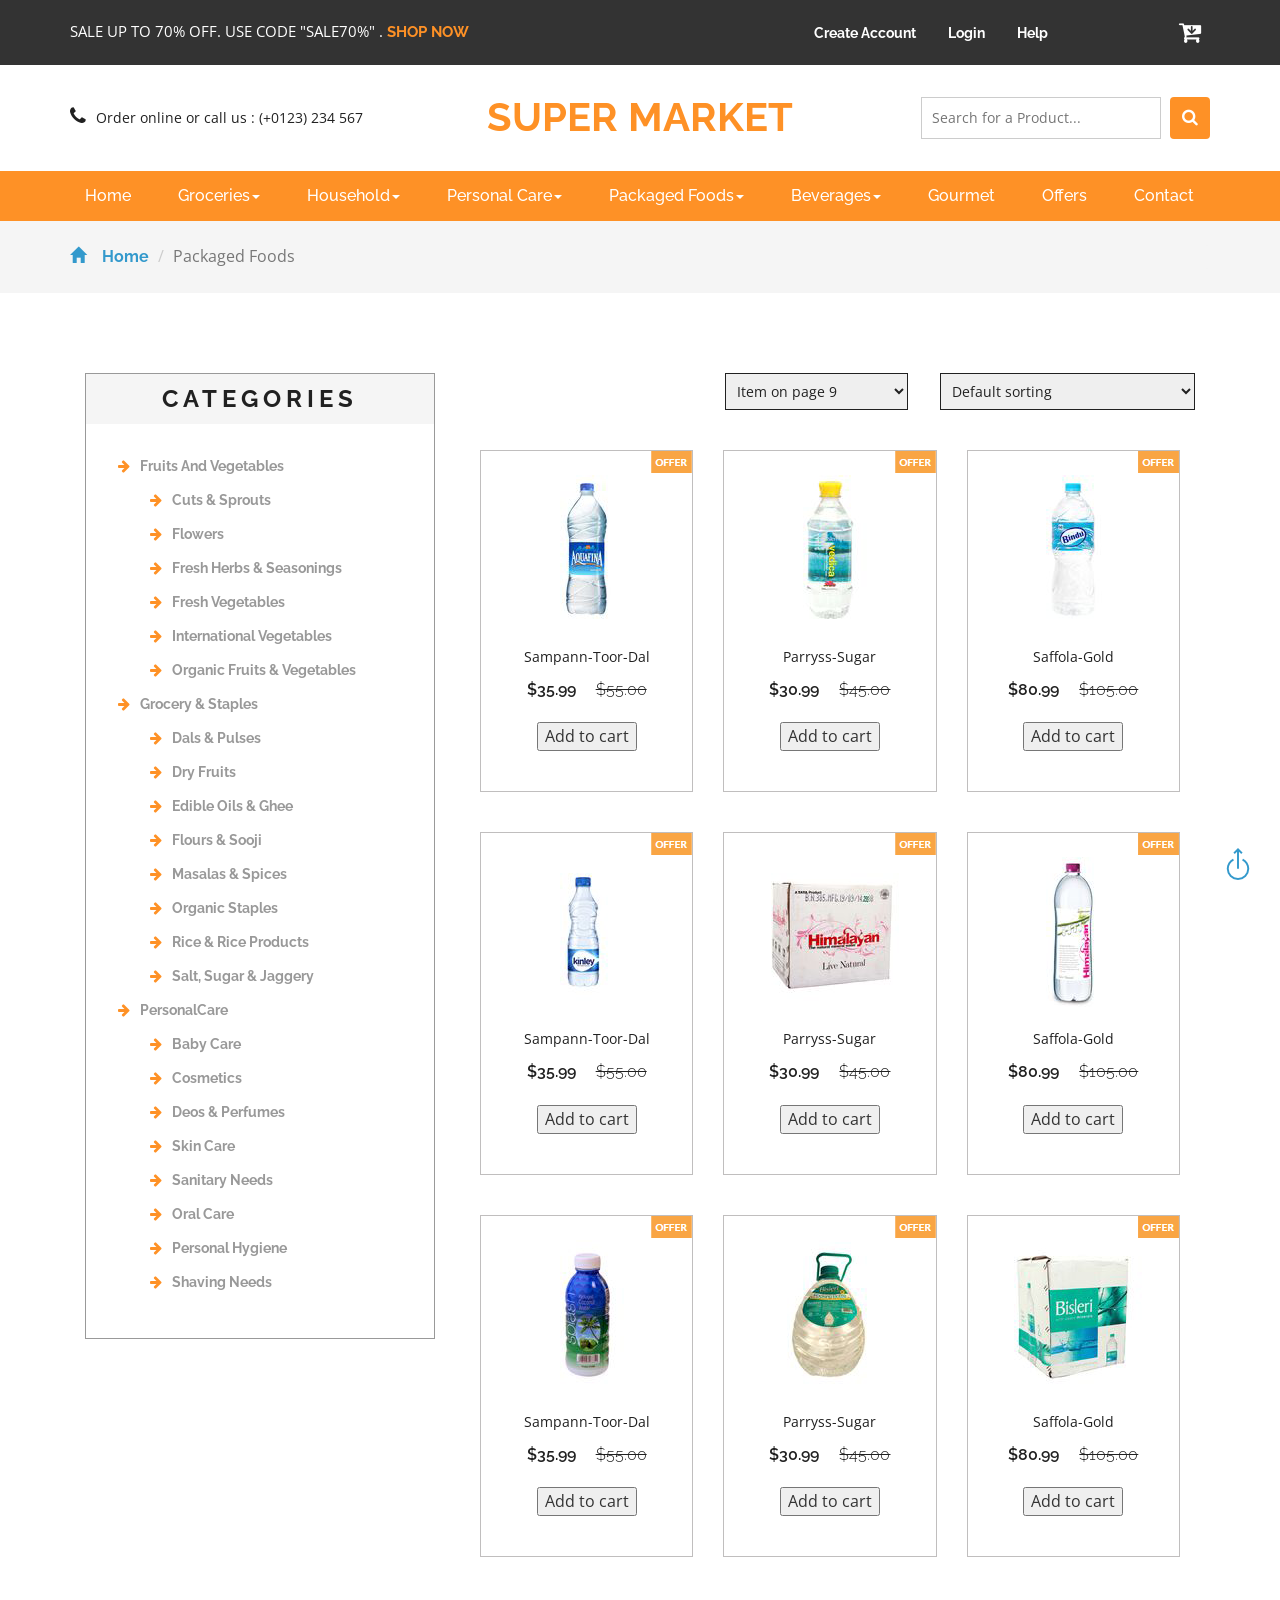
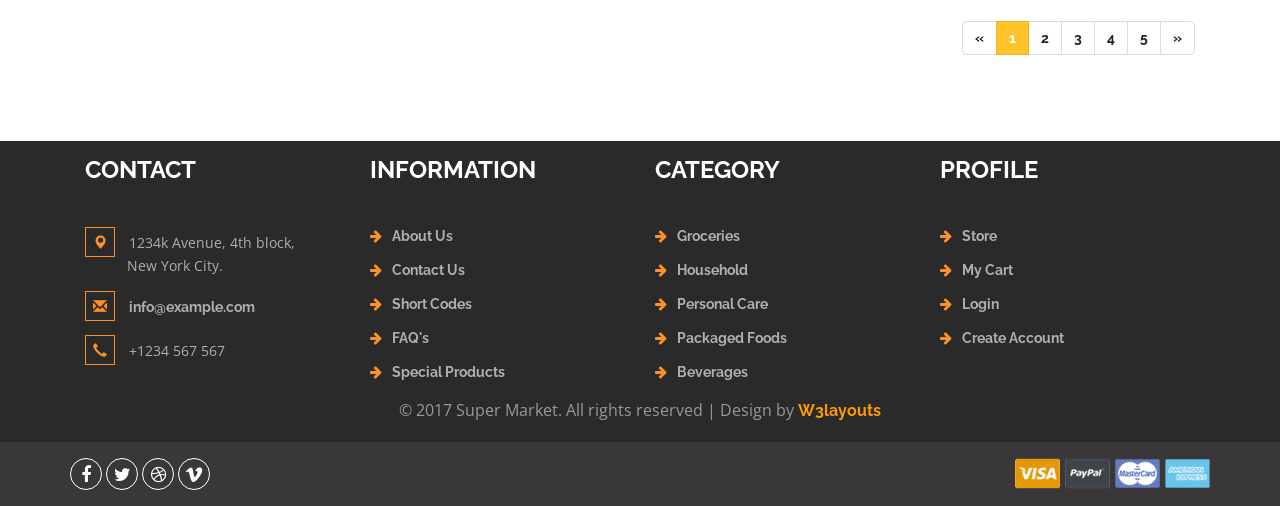
<file: public/web/packagedfoods.html>
<!--
author: W3layouts
author URL: http://w3layouts.com
License: Creative Commons Attribution 3.0 Unported
License URL: http://creativecommons.org/licenses/by/3.0/
-->
<!DOCTYPE html>
<html>
<head>
<title>Super Market an Ecommerce Online Shopping Category Flat Bootstrap Responsive Website Template | Packaged Foods :: w3layouts</title>
<!-- for-mobile-apps -->
<meta name="viewport" content="width=device-width, initial-scale=1">
<meta http-equiv="Content-Type" content="text/html; charset=utf-8" />
<meta name="keywords" content="Super Market Responsive web template, Bootstrap Web Templates, Flat Web Templates, Android Compatible web template, 
Smartphone Compatible web template, free webdesigns for Nokia, Samsung, LG, SonyEricsson, Motorola web design" />
<script type="application/x-javascript"> addEventListener("load", function() { setTimeout(hideURLbar, 0); }, false);
		function hideURLbar(){ window.scrollTo(0,1); } </script>
<!-- //for-mobile-apps -->
<link href="css/bootstrap.css" rel="stylesheet" type="text/css" media="all" />
<link href="css/style.css" rel="stylesheet" type="text/css" media="all" />
<!-- font-awesome icons -->
<link href="css/font-awesome.css" rel="stylesheet"> 
<!-- //font-awesome icons -->
<!-- js -->
<script src="js/jquery-1.11.1.min.js"></script>
<!-- //js -->
<link href='//fonts.googleapis.com/css?family=Raleway:400,100,100italic,200,200italic,300,400italic,500,500italic,600,600italic,700,700italic,800,800italic,900,900italic' rel='stylesheet' type='text/css'>
<link href='//fonts.googleapis.com/css?family=Open+Sans:400,300,300italic,400italic,600,600italic,700,700italic,800,800italic' rel='stylesheet' type='text/css'>
<!-- start-smoth-scrolling -->
<script type="text/javascript" src="js/move-top.js"></script>
<script type="text/javascript" src="js/easing.js"></script>
<script type="text/javascript">
	jQuery(document).ready(function($) {
		$(".scroll").click(function(event){		
			event.preventDefault();
			$('html,body').animate({scrollTop:$(this.hash).offset().top},1000);
		});
	});
</script>
<!-- start-smoth-scrolling -->
</head>
	
<body>
<!-- header -->
	<div class="agileits_header">
		<div class="container">
			<div class="w3l_offers">
				<p>SALE UP TO 70% OFF. USE CODE "SALE70%" . <a href="products.html">SHOP NOW</a></p>
			</div>
			<div class="agile-login">
				<ul>
					<li><a href="registered.html"> Create Account </a></li>
					<li><a href="login.html">Login</a></li>
					<li><a href="contact.html">Help</a></li>
					
				</ul>
			</div>
			<div class="product_list_header">  
					<form action="#" method="post" class="last"> 
						<input type="hidden" name="cmd" value="_cart">
						<input type="hidden" name="display" value="1">
						<button class="w3view-cart" type="submit" name="submit" value=""><i class="fa fa-cart-arrow-down" aria-hidden="true"></i></button>
					</form>  
			</div>
			<div class="clearfix"> </div>
		</div>
	</div>

	<div class="logo_products">
		<div class="container">
		<div class="w3ls_logo_products_left1">
				<ul class="phone_email">
					<li><i class="fa fa-phone" aria-hidden="true"></i>Order online or call us : (+0123) 234 567</li>
					
				</ul>
			</div>
			<div class="w3ls_logo_products_left">
				<h1><a href="index.html">super Market</a></h1>
			</div>
		<div class="w3l_search">
			<form action="#" method="post">
				<input type="search" name="Search" placeholder="Search for a Product..." required="">
				<button type="submit" class="btn btn-default search" aria-label="Left Align">
					<i class="fa fa-search" aria-hidden="true"> </i>
				</button>
				<div class="clearfix"></div>
			</form>
		</div>
			
			<div class="clearfix"> </div>
		</div>
	</div>
<!-- //header -->
<!-- navigation -->
	<div class="navigation-agileits">
		<div class="container">
			<nav class="navbar navbar-default">
							<!-- Brand and toggle get grouped for better mobile display -->
							<div class="navbar-header nav_2">
								<button type="button" class="navbar-toggle collapsed navbar-toggle1" data-toggle="collapse" data-target="#bs-megadropdown-tabs">
									<span class="sr-only">Toggle navigation</span>
									<span class="icon-bar"></span>
									<span class="icon-bar"></span>
									<span class="icon-bar"></span>
								</button>
							</div> 
							<div class="collapse navbar-collapse" id="bs-megadropdown-tabs">
								<ul class="nav navbar-nav">
									<li class="active"><a href="index.html" class="act">Home</a></li>	
									<!-- Mega Menu -->
									<li class="dropdown">
										<a href="#" class="dropdown-toggle" data-toggle="dropdown">Groceries<b class="caret"></b></a>
										<ul class="dropdown-menu multi-column columns-3">
											<div class="row">
												<div class="multi-gd-img">
													<ul class="multi-column-dropdown">
														<h6>All Groceries</h6>
														<li><a href="groceries.html">Dals & Pulses</a></li>
														<li><a href="groceries.html">Almonds</a></li>
														<li><a href="groceries.html">Cashews</a></li>
														<li><a href="groceries.html">Dry Fruit</a></li>
														<li><a href="groceries.html"> Mukhwas </a></li>
														<li><a href="groceries.html">Rice & Rice Products</a></li>
													</ul>
												</div>	
												
											</div>
										</ul>
									</li>
									<li class="dropdown">
										<a href="#" class="dropdown-toggle" data-toggle="dropdown">Household<b class="caret"></b></a>
										<ul class="dropdown-menu multi-column columns-3">
											<div class="row">
												<div class="multi-gd-img">
													<ul class="multi-column-dropdown">
														<h6>All Household</h6>
														<li><a href="household.html">Cookware</a></li>
														<li><a href="household.html">Dust Pans</a></li>
														<li><a href="household.html">Scrubbers</a></li>
														<li><a href="household.html">Dust Cloth</a></li>
														<li><a href="household.html"> Mops </a></li>
														<li><a href="household.html">Kitchenware</a></li>
													</ul>
												</div>
												
												
											</div>
										</ul>
									</li>
									<li class="dropdown">
										<a href="#" class="dropdown-toggle" data-toggle="dropdown">Personal Care<b class="caret"></b></a>
										<ul class="dropdown-menu multi-column columns-3">
											<div class="row">
												<div class="multi-gd-img">
													<ul class="multi-column-dropdown">
														<h6>Baby Care</h6>
														<li><a href="personalcare.html">Baby Soap</a></li>
														<li><a href="personalcare.html">Baby Care Accessories</a></li>
														<li><a href="personalcare.html">Baby Oil & Shampoos</a></li>
														<li><a href="personalcare.html">Baby Creams & Lotion</a></li>
														<li><a href="personalcare.html"> Baby Powder</a></li>
														<li><a href="personalcare.html">Diapers & Wipes</a></li>
													</ul>
												</div>
												
											</div>
										</ul>
									</li>
									<li class="dropdown">
										<a href="#" class="dropdown-toggle" data-toggle="dropdown">Packaged Foods<b class="caret"></b></a>
										<ul class="dropdown-menu multi-column columns-3">
											<div class="row">
												<div class="multi-gd-img">
													<ul class="multi-column-dropdown">
														<h6>All Accessories</h6>
														<li><a href="packagedfoods.html">Baby Food</a></li>
														<li><a href="packagedfoods.html">Dessert Items</a></li>
														<li><a href="packagedfoods.html">Biscuits</a></li>
														<li><a href="packagedfoods.html">Breakfast Cereals</a></li>
														<li><a href="packagedfoods.html"> Canned Food </a></li>
														<li><a href="packagedfoods.html">Chocolates & Sweets</a></li>
													</ul>
												</div>
												
											
											</div>
										</ul>
									</li>
									<li class="dropdown">
										<a href="#" class="dropdown-toggle" data-toggle="dropdown">Beverages<b class="caret"></b></a>
										<ul class="dropdown-menu multi-column columns-3">
											<div class="row">
												<div class="multi-gd-img">
													<ul class="multi-column-dropdown">
														<h6>Tea & Coeffe</h6>
														<li><a href="beverages.html">Green Tea</a></li>
														<li><a href="beverages.html">Ground Coffee</a></li>
														<li><a href="beverages.html">Herbal Tea</a></li>
														<li><a href="beverages.html">Instant Coffee</a></li>
														<li><a href="beverages.html"> Tea </a></li>
														<li><a href="beverages.html">Tea Bags</a></li>
													</ul>
												</div>
							
											</div>
										</ul>
									</li>
									<li><a href="gourmet.html">Gourmet</a></li>
									<li><a href="offers.html">Offers</a></li>
									<li><a href="contact.html">Contact</a></li>
								</ul>
							</div>
							</nav>
			</div>
		</div>
		
<!-- //navigation -->
<!-- breadcrumbs -->
	<div class="breadcrumbs">
		<div class="container">
			<ol class="breadcrumb breadcrumb1 animated wow slideInLeft" data-wow-delay=".5s">
				<li><a href="index.html"><span class="glyphicon glyphicon-home" aria-hidden="true"></span>Home</a></li>
				<li class="active">Packaged Foods</li>
			</ol>
		</div>
	</div>
<!-- //breadcrumbs -->
<!--- pakagedfoods --->
	<div class="products">
		<div class="container">
			<div class="col-md-4 products-left">
				<div class="categories">
					<h2>Categories</h2>
					<ul class="cate">
						<li><a href="products.html"><i class="fa fa-arrow-right" aria-hidden="true"></i>Fruits And Vegetables</a></li>
							<ul>
								<li><a href="products.html"><i class="fa fa-arrow-right" aria-hidden="true"></i>Cuts & Sprouts</a></li>
								<li><a href="products.html"><i class="fa fa-arrow-right" aria-hidden="true"></i>Flowers</a></li>
								<li><a href="products.html"><i class="fa fa-arrow-right" aria-hidden="true"></i>Fresh Herbs & Seasonings</a></li>
								<li><a href="products.html"><i class="fa fa-arrow-right" aria-hidden="true"></i>Fresh Vegetables</a> </li>
								<li><a href="products.html"><i class="fa fa-arrow-right" aria-hidden="true"></i>International Vegetables</a> </li>
								<li><a href="products.html"><i class="fa fa-arrow-right" aria-hidden="true"></i>Organic Fruits & Vegetables</a></li>
							</ul>
						<li><a href="products.html"><i class="fa fa-arrow-right" aria-hidden="true"></i>Grocery & Staples</a></li>
							<ul>
								<li><a href="products.html"><i class="fa fa-arrow-right" aria-hidden="true"></i>Dals & Pulses</a> </li>
								<li><a href="products.html"><i class="fa fa-arrow-right" aria-hidden="true"></i>Dry Fruits</a> </li>
								<li><a href="products.html"><i class="fa fa-arrow-right" aria-hidden="true"></i>Edible Oils & Ghee</a> </li>
								<li><a href="products.html"><i class="fa fa-arrow-right" aria-hidden="true"></i>Flours & Sooji</a> </li>
								<li><a href="products.html"><i class="fa fa-arrow-right" aria-hidden="true"></i>Masalas & Spices</a> </li>
								<li><a href="products.html"><i class="fa fa-arrow-right" aria-hidden="true"></i>Organic Staples</a> </li>
								<li><a href="products.html"><i class="fa fa-arrow-right" aria-hidden="true"></i>Rice & Rice Products</a> </li>
								<li><a href="products.html"><i class="fa fa-arrow-right" aria-hidden="true"></i>Salt, Sugar & Jaggery</a></li>
							</ul>
						<li><a href="products.html"><i class="fa fa-arrow-right" aria-hidden="true"></i>PersonalCare</a></li>
							<ul>
								<li><a href="products.html"><i class="fa fa-arrow-right" aria-hidden="true"></i>Baby Care</a> </li>
								<li><a href="products.html"><i class="fa fa-arrow-right" aria-hidden="true"></i>Cosmetics</a> </li>
								<li><a href="products.html"><i class="fa fa-arrow-right" aria-hidden="true"></i>Deos & Perfumes</a> </li>
								<li><a href="products.html"><i class="fa fa-arrow-right" aria-hidden="true"></i>Skin Care</a> </li>
								<li><a href="products.html"><i class="fa fa-arrow-right" aria-hidden="true"></i>Sanitary Needs</a> </li>
								<li><a href="products.html"><i class="fa fa-arrow-right" aria-hidden="true"></i>Oral Care</a> </li>
								<li><a href="products.html"><i class="fa fa-arrow-right" aria-hidden="true"></i>Personal Hygiene</a> </li>
								<li><a href="products.html"><i class="fa fa-arrow-right" aria-hidden="true"></i>Shaving Needs</a></li>
							</ul>
					</ul>
				</div>																																												
			</div>
			<div class="col-md-8 products-right">
				<div class="products-right-grid">
					<div class="products-right-grids">
						<div class="sorting">
							<select id="country" onchange="change_country(this.value)" class="frm-field required sect">
								<option value="null"><i class="fa fa-arrow-right" aria-hidden="true"></i>Default sorting</option>
								<option value="null"><i class="fa fa-arrow-right" aria-hidden="true"></i>Sort by popularity</option> 
								<option value="null"><i class="fa fa-arrow-right" aria-hidden="true"></i>Sort by average rating</option>					
								<option value="null"><i class="fa fa-arrow-right" aria-hidden="true"></i>Sort by price</option>								
							</select>
						</div>
						<div class="sorting-left">
							<select id="country1" onchange="change_country(this.value)" class="frm-field required sect">
								<option value="null"><i class="fa fa-arrow-right" aria-hidden="true"></i>Item on page 9</option>
								<option value="null"><i class="fa fa-arrow-right" aria-hidden="true"></i>Item on page 18</option> 
								<option value="null"><i class="fa fa-arrow-right" aria-hidden="true"></i>Item on page 32</option>					
								<option value="null"><i class="fa fa-arrow-right" aria-hidden="true"></i>All</option>								
							</select>
						</div>
						<div class="clearfix"> </div>
					</div>
				</div>
				<div class="agile_top_brands_grids">
					<div class="col-md-4 top_brand_left">
						<div class="hover14 column">
							<div class="agile_top_brand_left_grid">
								<div class="agile_top_brand_left_grid_pos">
									<img src="images/offer.png" alt=" " class="img-responsive">
								</div>
								<div class="agile_top_brand_left_grid1">
									<figure>
										<div class="snipcart-item block">
											<div class="snipcart-thumb">
												<a href="single.html"><img title=" " alt=" " src="images/pf9.png"></a>		
												<p>Sampann-toor-dal</p>
												<h4>$35.99 <span>$55.00</span></h4>
											</div>
											<div class="snipcart-details top_brand_home_details">
												<form action="#" method="post">
													<fieldset>
														<input type="hidden" name="cmd" value="_cart">
														<input type="hidden" name="add" value="1">
														<input type="hidden" name="business" value=" ">
														<input type="hidden" name="item_name" value="Fortune Sunflower Oil">
														<input type="hidden" name="amount" value="35.99">
														<input type="hidden" name="discount_amount" value="1.00">
														<input type="hidden" name="currency_code" value="USD">
														<input type="hidden" name="return" value=" ">
														<input type="hidden" name="cancel_return" value=" ">
														<input type="submit" name="submit" value="Add to cart" class="button">
													</fieldset>
												</form>
											</div>
										</div>
									</figure>
								</div>
							</div>
						</div>
					</div>
					<div class="col-md-4 top_brand_left">
						<div class="hover14 column">
							<div class="agile_top_brand_left_grid">
								<div class="agile_top_brand_left_grid_pos">
									<img src="images/offer.png" alt=" " class="img-responsive">
								</div>
								<div class="agile_top_brand_left_grid1">
									<figure>
										<div class="snipcart-item block">
											<div class="snipcart-thumb">
												<a href="single.html"><img title=" " alt=" " src="images/pf1.png"></a>		
												<p>Parryss-sugar</p>
												<h4>$30.99 <span>$45.00</span></h4>
											</div>
											<div class="snipcart-details top_brand_home_details">
												<form action="#" method="post">
													<fieldset>
														<input type="hidden" name="cmd" value="_cart">
														<input type="hidden" name="add" value="1">
														<input type="hidden" name="business" value=" ">
														<input type="hidden" name="item_name" value="basmati rise">
														<input type="hidden" name="amount" value="30.99">
														<input type="hidden" name="discount_amount" value="1.00">
														<input type="hidden" name="currency_code" value="USD">
														<input type="hidden" name="return" value=" ">
														<input type="hidden" name="cancel_return" value=" ">
														<input type="submit" name="submit" value="Add to cart" class="button">
													</fieldset>
												</form>
											</div>
										</div>
									</figure>
								</div>
							</div>
						</div>
					</div>
					<div class="col-md-4 top_brand_left">
						<div class="hover14 column">
							<div class="agile_top_brand_left_grid">
								<div class="agile_top_brand_left_grid_pos">
									<img src="images/offer.png" alt=" " class="img-responsive">
								</div>
								<div class="agile_top_brand_left_grid_pos">
									<img src="images/offer.png" alt=" " class="img-responsive">
								</div>
								<div class="agile_top_brand_left_grid1">
									<figure>
										<div class="snipcart-item block">
											<div class="snipcart-thumb">
												<a href="single.html"><img src="images/pf2.png" alt=" " class="img-responsive"></a>
												<p>Saffola-gold</p>
												<h4>$80.99 <span>$105.00</span></h4>
											</div>
											<div class="snipcart-details top_brand_home_details">
												<form action="#" method="post">
													<fieldset>
														<input type="hidden" name="cmd" value="_cart">
														<input type="hidden" name="add" value="1">
														<input type="hidden" name="business" value=" ">
														<input type="hidden" name="item_name" value="Pepsi soft drink">
														<input type="hidden" name="amount" value="80.00">
														<input type="hidden" name="discount_amount" value="1.00">
														<input type="hidden" name="currency_code" value="USD">
														<input type="hidden" name="return" value=" ">
														<input type="hidden" name="cancel_return" value=" ">
														<input type="submit" name="submit" value="Add to cart" class="button">
													</fieldset>
												</form>
											</div>
										</div>
									</figure>
								</div>
							</div>
						</div>
					</div>
						<div class="clearfix"> </div>
				</div>
				<div class="agile_top_brands_grids">
					<div class="col-md-4 top_brand_left">
						<div class="hover14 column">
							<div class="agile_top_brand_left_grid">
								<div class="agile_top_brand_left_grid_pos">
									<img src="images/offer.png" alt=" " class="img-responsive">
								</div>
								<div class="agile_top_brand_left_grid1">
									<figure>
										<div class="snipcart-item block">
											<div class="snipcart-thumb">
												<a href="single.html"><img title=" " alt=" " src="images/pf3.png"></a>		
												<p>Sampann-toor-dal</p>
												<h4>$35.99 <span>$55.00</span></h4>
											</div>
											<div class="snipcart-details top_brand_home_details">
												<form action="#" method="post">
													<fieldset>
														<input type="hidden" name="cmd" value="_cart">
														<input type="hidden" name="add" value="1">
														<input type="hidden" name="business" value=" ">
														<input type="hidden" name="item_name" value="Fortune Sunflower Oil">
														<input type="hidden" name="amount" value="35.99">
														<input type="hidden" name="discount_amount" value="1.00">
														<input type="hidden" name="currency_code" value="USD">
														<input type="hidden" name="return" value=" ">
														<input type="hidden" name="cancel_return" value=" ">
														<input type="submit" name="submit" value="Add to cart" class="button">
													</fieldset>
												</form>
											</div>
										</div>
									</figure>
								</div>
							</div>
						</div>
					</div>
					<div class="col-md-4 top_brand_left">
						<div class="hover14 column">
							<div class="agile_top_brand_left_grid">
								<div class="agile_top_brand_left_grid_pos">
									<img src="images/offer.png" alt=" " class="img-responsive">
								</div>
								<div class="agile_top_brand_left_grid1">
									<figure>
										<div class="snipcart-item block">
											<div class="snipcart-thumb">
												<a href="single.html"><img title=" " alt=" " src="images/pf4.png"></a>		
												<p>Parryss-sugar</p>
												<h4>$30.99 <span>$45.00</span></h4>
											</div>
											<div class="snipcart-details top_brand_home_details">
												<form action="#" method="post">
													<fieldset>
														<input type="hidden" name="cmd" value="_cart">
														<input type="hidden" name="add" value="1">
														<input type="hidden" name="business" value=" ">
														<input type="hidden" name="item_name" value="basmati rise">
														<input type="hidden" name="amount" value="30.99">
														<input type="hidden" name="discount_amount" value="1.00">
														<input type="hidden" name="currency_code" value="USD">
														<input type="hidden" name="return" value=" ">
														<input type="hidden" name="cancel_return" value=" ">
														<input type="submit" name="submit" value="Add to cart" class="button">
													</fieldset>
												</form>
											</div>
										</div>
									</figure>
								</div>
							</div>
						</div>
					</div>
					<div class="col-md-4 top_brand_left">
						<div class="hover14 column">
							<div class="agile_top_brand_left_grid">
								<div class="agile_top_brand_left_grid_pos">
									<img src="images/offer.png" alt=" " class="img-responsive">
								</div>
								<div class="agile_top_brand_left_grid_pos">
									<img src="images/offer.png" alt=" " class="img-responsive">
								</div>
								<div class="agile_top_brand_left_grid1">
									<figure>
										<div class="snipcart-item block">
											<div class="snipcart-thumb">
												<a href="single.html"><img src="images/pf5.png" alt=" " class="img-responsive"></a>
												<p>Saffola-gold</p>
												<h4>$80.99 <span>$105.00</span></h4>
											</div>
											<div class="snipcart-details top_brand_home_details">
												<form action="#" method="post">
													<fieldset>
														<input type="hidden" name="cmd" value="_cart">
														<input type="hidden" name="add" value="1">
														<input type="hidden" name="business" value=" ">
														<input type="hidden" name="item_name" value="Pepsi soft drink">
														<input type="hidden" name="amount" value="80.00">
														<input type="hidden" name="discount_amount" value="1.00">
														<input type="hidden" name="currency_code" value="USD">
														<input type="hidden" name="return" value=" ">
														<input type="hidden" name="cancel_return" value=" ">
														<input type="submit" name="submit" value="Add to cart" class="button">
													</fieldset>
												</form>
											</div>
										</div>
									</figure>
								</div>
							</div>
						</div>
					</div>
						<div class="clearfix"> </div>
				</div>
				<div class="agile_top_brands_grids">
					<div class="col-md-4 top_brand_left">
						<div class="hover14 column">
							<div class="agile_top_brand_left_grid">
								<div class="agile_top_brand_left_grid_pos">
									<img src="images/offer.png" alt=" " class="img-responsive">
								</div>
								<div class="agile_top_brand_left_grid1">
									<figure>
										<div class="snipcart-item block">
											<div class="snipcart-thumb">
												<a href="single.html"><img title=" " alt=" " src="images/pf6.png"></a>		
												<p>Sampann-toor-dal</p>
												<h4>$35.99 <span>$55.00</span></h4>
											</div>
											<div class="snipcart-details top_brand_home_details">
												<form action="#" method="post">
													<fieldset>
														<input type="hidden" name="cmd" value="_cart">
														<input type="hidden" name="add" value="1">
														<input type="hidden" name="business" value=" ">
														<input type="hidden" name="item_name" value="Fortune Sunflower Oil">
														<input type="hidden" name="amount" value="35.99">
														<input type="hidden" name="discount_amount" value="1.00">
														<input type="hidden" name="currency_code" value="USD">
														<input type="hidden" name="return" value=" ">
														<input type="hidden" name="cancel_return" value=" ">
														<input type="submit" name="submit" value="Add to cart" class="button">
													</fieldset>
												</form>
											</div>
										</div>
									</figure>
								</div>
							</div>
						</div>
					</div>
					<div class="col-md-4 top_brand_left">
						<div class="hover14 column">
							<div class="agile_top_brand_left_grid">
								<div class="agile_top_brand_left_grid_pos">
									<img src="images/offer.png" alt=" " class="img-responsive">
								</div>
								<div class="agile_top_brand_left_grid1">
									<figure>
										<div class="snipcart-item block">
											<div class="snipcart-thumb">
												<a href="single.html"><img title=" " alt=" " src="images/pf7.png"></a>		
												<p>Parryss-sugar</p>
												<h4>$30.99 <span>$45.00</span></h4>
											</div>
											<div class="snipcart-details top_brand_home_details">
												<form action="#" method="post">
													<fieldset>
														<input type="hidden" name="cmd" value="_cart">
														<input type="hidden" name="add" value="1">
														<input type="hidden" name="business" value=" ">
														<input type="hidden" name="item_name" value="basmati rise">
														<input type="hidden" name="amount" value="30.99">
														<input type="hidden" name="discount_amount" value="1.00">
														<input type="hidden" name="currency_code" value="USD">
														<input type="hidden" name="return" value=" ">
														<input type="hidden" name="cancel_return" value=" ">
														<input type="submit" name="submit" value="Add to cart" class="button">
													</fieldset>
												</form>
											</div>
										</div>
									</figure>
								</div>
							</div>
						</div>
					</div>
					<div class="col-md-4 top_brand_left">
						<div class="hover14 column">
							<div class="agile_top_brand_left_grid">
								<div class="agile_top_brand_left_grid_pos">
									<img src="images/offer.png" alt=" " class="img-responsive">
								</div>
								<div class="agile_top_brand_left_grid_pos">
									<img src="images/offer.png" alt=" " class="img-responsive">
								</div>
								<div class="agile_top_brand_left_grid1">
									<figure>
										<div class="snipcart-item block">
											<div class="snipcart-thumb">
												<a href="single.html"><img src="images/pf8.png" alt=" " class="img-responsive"></a>
												<p>Saffola-gold</p>
												<h4>$80.99 <span>$105.00</span></h4>
											</div>
											<div class="snipcart-details top_brand_home_details">
												<form action="#" method="post">
													<fieldset>
														<input type="hidden" name="cmd" value="_cart">
														<input type="hidden" name="add" value="1">
														<input type="hidden" name="business" value=" ">
														<input type="hidden" name="item_name" value="Pepsi soft drink">
														<input type="hidden" name="amount" value="80.00">
														<input type="hidden" name="discount_amount" value="1.00">
														<input type="hidden" name="currency_code" value="USD">
														<input type="hidden" name="return" value=" ">
														<input type="hidden" name="cancel_return" value=" ">
														<input type="submit" name="submit" value="Add to cart" class="button">
													</fieldset>
												</form>
											</div>
										</div>
									</figure>
								</div>
							</div>
						</div>
					</div>
						<div class="clearfix"> </div>
				</div>
				<nav class="numbering">
					<ul class="pagination paging">
						<li>
							<a href="#" aria-label="Previous">
								<span aria-hidden="true">&laquo;</span>
							</a>
						</li>
						<li class="active"><a href="#">1<span class="sr-only">(current)</span></a></li>
						<li><a href="#">2</a></li>
						<li><a href="#">3</a></li>
						<li><a href="#">4</a></li>
						<li><a href="#">5</a></li>
						<li>
							<a href="#" aria-label="Next">
							<span aria-hidden="true">&raquo;</span>
							</a>
						</li>
					</ul>
				</nav>
			</div>
			<div class="clearfix"> </div>
		</div>
	</div>
<!--- pakagedfoods --->
<!-- //footer -->
<div class="footer">
		<div class="container">
			<div class="w3_footer_grids">
				<div class="col-md-3 w3_footer_grid">
					<h3>Contact</h3>
					
					<ul class="address">
						<li><i class="glyphicon glyphicon-map-marker" aria-hidden="true"></i>1234k Avenue, 4th block, <span>New York City.</span></li>
						<li><i class="glyphicon glyphicon-envelope" aria-hidden="true"></i><a href="mailto:info@example.com">info@example.com</a></li>
						<li><i class="glyphicon glyphicon-earphone" aria-hidden="true"></i>+1234 567 567</li>
					</ul>
				</div>
				<div class="col-md-3 w3_footer_grid">
					<h3>Information</h3>
					<ul class="info"> 
						<li><i class="fa fa-arrow-right" aria-hidden="true"></i><a href="about.html">About Us</a></li>
						<li><i class="fa fa-arrow-right" aria-hidden="true"></i><a href="contact.html">Contact Us</a></li>
						<li><i class="fa fa-arrow-right" aria-hidden="true"></i><a href="short-codes.html">Short Codes</a></li>
						<li><i class="fa fa-arrow-right" aria-hidden="true"></i><a href="faq.html">FAQ's</a></li>
						<li><i class="fa fa-arrow-right" aria-hidden="true"></i><a href="products.html">Special Products</a></li>
					</ul>
				</div>
				<div class="col-md-3 w3_footer_grid">
					<h3>Category</h3>
					<ul class="info"> 
						<li><i class="fa fa-arrow-right" aria-hidden="true"></i><a href="groceries.html">Groceries</a></li>
						<li><i class="fa fa-arrow-right" aria-hidden="true"></i><a href="household.html">Household</a></li>
						<li><i class="fa fa-arrow-right" aria-hidden="true"></i><a href="personalcare.html">Personal Care</a></li>
						<li><i class="fa fa-arrow-right" aria-hidden="true"></i><a href="packagedfoods.html">Packaged Foods</a></li>
						<li><i class="fa fa-arrow-right" aria-hidden="true"></i><a href="beverages.html">Beverages</a></li>
					</ul>
				</div>
				<div class="col-md-3 w3_footer_grid">
					<h3>Profile</h3>
					<ul class="info"> 
						<li><i class="fa fa-arrow-right" aria-hidden="true"></i><a href="products.html">Store</a></li>
						<li><i class="fa fa-arrow-right" aria-hidden="true"></i><a href="checkout.html">My Cart</a></li>
						<li><i class="fa fa-arrow-right" aria-hidden="true"></i><a href="login.html">Login</a></li>
						<li><i class="fa fa-arrow-right" aria-hidden="true"></i><a href="registered.html">Create Account</a></li>
					</ul>
					
					
				</div>
				<div class="clearfix"> </div>
			</div>
		</div>
		
		<div class="footer-copy">
			
			<div class="container">
				<p>© 2017 Super Market. All rights reserved | Design by <a href="http://w3layouts.com/">W3layouts</a></p>
			</div>
		</div>
		
	</div>	
	<div class="footer-botm">
			<div class="container">
				<div class="w3layouts-foot">
					<ul>
						<li><a href="#" class="w3_agile_facebook"><i class="fa fa-facebook" aria-hidden="true"></i></a></li>
						<li><a href="#" class="agile_twitter"><i class="fa fa-twitter" aria-hidden="true"></i></a></li>
						<li><a href="#" class="w3_agile_dribble"><i class="fa fa-dribbble" aria-hidden="true"></i></a></li>
						<li><a href="#" class="w3_agile_vimeo"><i class="fa fa-vimeo" aria-hidden="true"></i></a></li>
					</ul>
				</div>
				<div class="payment-w3ls">	
					<img src="images/card.png" alt=" " class="img-responsive">
				</div>
				<div class="clearfix"> </div>
			</div>
		</div>
<!-- //footer -->	
<!-- Bootstrap Core JavaScript -->
<script src="js/bootstrap.min.js"></script>
<!-- top-header and slider -->
<!-- here stars scrolling icon -->
	<script type="text/javascript">
		$(document).ready(function() {
			/*
				var defaults = {
				containerID: 'toTop', // fading element id
				containerHoverID: 'toTopHover', // fading element hover id
				scrollSpeed: 1200,
				easingType: 'linear' 
				};
			*/
								
			$().UItoTop({ easingType: 'easeOutQuart' });
								
			});
	</script>
<!-- //here ends scrolling icon -->
<script src="js/minicart.min.js"></script>
<script>
	// Mini Cart
	paypal.minicart.render({
		action: '#'
	});

	if (~window.location.search.indexOf('reset=true')) {
		paypal.minicart.reset();
	}
</script>
<!-- main slider-banner -->
<script src="js/skdslider.min.js"></script>
<link href="css/skdslider.css" rel="stylesheet">
<script type="text/javascript">
		jQuery(document).ready(function(){
			jQuery('#demo1').skdslider({'delay':5000, 'animationSpeed': 2000,'showNextPrev':true,'showPlayButton':true,'autoSlide':true,'animationType':'fading'});
						
			jQuery('#responsive').change(function(){
			  $('#responsive_wrapper').width(jQuery(this).val());
			});
			
		});
</script>	
<!-- //main slider-banner --> 

</body>
</html>
</file>
<file: public/admin-lte/plugins/daterangepicker/daterangepicker.css>
.daterangepicker {
  position: absolute;
  color: inherit;
  background-color: #fff;
  border-radius: 4px;
  border: 1px solid #ddd;
  width: 278px;
  max-width: none;
  padding: 0;
  margin-top: 7px;
  top: 100px;
  left: 20px;
  z-index: 3001;
  display: none;
  font-family: arial;
  font-size: 15px;
  line-height: 1em;
}

.daterangepicker:before, .daterangepicker:after {
  position: absolute;
  display: inline-block;
  border-bottom-color: rgba(0, 0, 0, 0.2);
  content: '';
}

.daterangepicker:before {
  top: -7px;
  border-right: 7px solid transparent;
  border-left: 7px solid transparent;
  border-bottom: 7px solid #ccc;
}

.daterangepicker:after {
  top: -6px;
  border-right: 6px solid transparent;
  border-bottom: 6px solid #fff;
  border-left: 6px solid transparent;
}

.daterangepicker.opensleft:before {
  right: 9px;
}

.daterangepicker.opensleft:after {
  right: 10px;
}

.daterangepicker.openscenter:before {
  left: 0;
  right: 0;
  width: 0;
  margin-left: auto;
  margin-right: auto;
}

.daterangepicker.openscenter:after {
  left: 0;
  right: 0;
  width: 0;
  margin-left: auto;
  margin-right: auto;
}

.daterangepicker.opensright:before {
  left: 9px;
}

.daterangepicker.opensright:after {
  left: 10px;
}

.daterangepicker.drop-up {
  margin-top: -7px;
}

.daterangepicker.drop-up:before {
  top: initial;
  bottom: -7px;
  border-bottom: initial;
  border-top: 7px solid #ccc;
}

.daterangepicker.drop-up:after {
  top: initial;
  bottom: -6px;
  border-bottom: initial;
  border-top: 6px solid #fff;
}

.daterangepicker.single .daterangepicker .ranges, .daterangepicker.single .drp-calendar {
  float: none;
}

.daterangepicker.single .drp-selected {
  display: none;
}

.daterangepicker.show-calendar .drp-calendar {
  display: block;
}

.daterangepicker.show-calendar .drp-buttons {
  display: block;
}

.daterangepicker.auto-apply .drp-buttons {
  display: none;
}

.daterangepicker .drp-calendar {
  display: none;
  max-width: 270px;
}

.daterangepicker .drp-calendar.left {
  padding: 8px 0 8px 8px;
}

.daterangepicker .drp-calendar.right {
  padding: 8px;
}

.daterangepicker .drp-calendar.single .calendar-table {
  border: none;
}

.daterangepicker .calendar-table .next span, .daterangepicker .calendar-table .prev span {
  color: #fff;
  border: solid black;
  border-width: 0 2px 2px 0;
  border-radius: 0;
  display: inline-block;
  padding: 3px;
}

.daterangepicker .calendar-table .next span {
  transform: rotate(-45deg);
  -webkit-transform: rotate(-45deg);
}

.daterangepicker .calendar-table .prev span {
  transform: rotate(135deg);
  -webkit-transform: rotate(135deg);
}

.daterangepicker .calendar-table th, .daterangepicker .calendar-table td {
  white-space: nowrap;
  text-align: center;
  vertical-align: middle;
  min-width: 32px;
  width: 32px;
  height: 24px;
  line-height: 24px;
  font-size: 12px;
  border-radius: 4px;
  border: 1px solid transparent;
  white-space: nowrap;
  cursor: pointer;
}

.daterangepicker .calendar-table {
  border: 1px solid #fff;
  border-radius: 4px;
  background-color: #fff;
}

.daterangepicker .calendar-table table {
  width: 100%;
  margin: 0;
  border-spacing: 0;
  border-collapse: collapse;
}

.daterangepicker td.available:hover, .daterangepicker th.available:hover {
  background-color: #eee;
  border-color: transparent;
  color: inherit;
}

.daterangepicker td.week, .daterangepicker th.week {
  font-size: 80%;
  color: #ccc;
}

.daterangepicker td.off, .daterangepicker td.off.in-range, .daterangepicker td.off.start-date, .daterangepicker td.off.end-date {
  background-color: #fff;
  border-color: transparent;
  color: #999;
}

.daterangepicker td.in-range {
  background-color: #ebf4f8;
  border-color: transparent;
  color: #000;
  border-radius: 0;
}

.daterangepicker td.start-date {
  border-radius: 4px 0 0 4px;
}

.daterangepicker td.end-date {
  border-radius: 0 4px 4px 0;
}

.daterangepicker td.start-date.end-date {
  border-radius: 4px;
}

.daterangepicker td.active, .daterangepicker td.active:hover {
  background-color: #357ebd;
  border-color: transparent;
  color: #fff;
}

.daterangepicker th.month {
  width: auto;
}

.daterangepicker td.disabled, .daterangepicker option.disabled {
  color: #999;
  cursor: not-allowed;
  text-decoration: line-through;
}

.daterangepicker select.monthselect, .daterangepicker select.yearselect {
  font-size: 12px;
  padding: 1px;
  height: auto;
  margin: 0;
  cursor: default;
}

.daterangepicker select.monthselect {
  margin-right: 2%;
  width: 56%;
}

.daterangepicker select.yearselect {
  width: 40%;
}

.daterangepicker select.hourselect, .daterangepicker select.minuteselect, .daterangepicker select.secondselect, .daterangepicker select.ampmselect {
  width: 50px;
  margin: 0 auto;
  background: #eee;
  border: 1px solid #eee;
  padding: 2px;
  outline: 0;
  font-size: 12px;
}

.daterangepicker .calendar-time {
  text-align: center;
  margin: 4px auto 0 auto;
  line-height: 30px;
  position: relative;
}

.daterangepicker .calendar-time select.disabled {
  color: #ccc;
  cursor: not-allowed;
}

.daterangepicker .drp-buttons {
  clear: both;
  text-align: right;
  padding: 8px;
  border-top: 1px solid #ddd;
  display: none;
  line-height: 12px;
  vertical-align: middle;
}

.daterangepicker .drp-selected {
  display: inline-block;
  font-size: 12px;
  padding-right: 8px;
}

.daterangepicker .drp-buttons .btn {
  margin-left: 8px;
  font-size: 12px;
  font-weight: bold;
  padding: 4px 8px;
}

.daterangepicker.show-ranges.single.rtl .drp-calendar.left {
  border-right: 1px solid #ddd;
}

.daterangepicker.show-ranges.single.ltr .drp-calendar.left {
  border-left: 1px solid #ddd;
}

.daterangepicker.show-ranges.rtl .drp-calendar.right {
  border-right: 1px solid #ddd;
}

.daterangepicker.show-ranges.ltr .drp-calendar.left {
  border-left: 1px solid #ddd;
}

.daterangepicker .ranges {
  float: none;
  text-align: left;
  margin: 0;
}

.daterangepicker.show-calendar .ranges {
  margin-top: 8px;
}

.daterangepicker .ranges ul {
  list-style: none;
  margin: 0 auto;
  padding: 0;
  width: 100%;
}

.daterangepicker .ranges li {
  font-size: 12px;
  padding: 8px 12px;
  cursor: pointer;
}

.daterangepicker .ranges li:hover {
  background-color: #eee;
}

.daterangepicker .ranges li.active {
  background-color: #08c;
  color: #fff;
}

/*  Larger Screen Styling */
@media (min-width: 564px) {
  .daterangepicker {
    width: auto;
  }

  .daterangepicker .ranges ul {
    width: 140px;
  }

  .daterangepicker.single .ranges ul {
    width: 100%;
  }

  .daterangepicker.single .drp-calendar.left {
    clear: none;
  }

  .daterangepicker.single .ranges, .daterangepicker.single .drp-calendar {
    float: left;
  }

  .daterangepicker {
    direction: ltr;
    text-align: left;
  }

  .daterangepicker .drp-calendar.left {
    clear: left;
    margin-right: 0;
  }

  .daterangepicker .drp-calendar.left .calendar-table {
    border-right: none;
    border-top-right-radius: 0;
    border-bottom-right-radius: 0;
  }

  .daterangepicker .drp-calendar.right {
    margin-left: 0;
  }

  .daterangepicker .drp-calendar.right .calendar-table {
    border-left: none;
    border-top-left-radius: 0;
    border-bottom-left-radius: 0;
  }

  .daterangepicker .drp-calendar.left .calendar-table {
    padding-right: 8px;
  }

  .daterangepicker .ranges, .daterangepicker .drp-calendar {
    float: left;
  }
}

@media (min-width: 730px) {
  .daterangepicker .ranges {
    width: auto;
  }

  .daterangepicker .ranges {
    float: left;
  }

  .daterangepicker.rtl .ranges {
    float: right;
  }

  .daterangepicker .drp-calendar.left {
    clear: none !important;
  }
}
</file>
<file: public/web/css/style.css>
/*--
Author: W3layouts
Author URL: http://w3layouts.com
License: Creative Commons Attribution 3.0 Unported
License URL: http://creativecommons.org/licenses/by/3.0/
--*/
html, body{
    font-size: 100%;
	font-family: 'Open Sans', sans-serif;
	background:#ffffff;
}
ul li,ol li{
	font-size:14px;
}
p{
	margin:0;
}
h1,h2,h3,h4,h5,h6,a{
	font-family: 'Raleway', sans-serif;
	margin:0;
	font-weight:700;
}
ul,label{
	margin:0;
	padding:0;
}
body a:hover{
	text-decoration:none;
}
/*-- header --*/
span.glyphicon.glyphicon-shopping-cart.my-cart-icon.my-cart-icon-affix {
	position: relative !important;
}
.btn-danger {
    color: #fff;
    background-color: #3399cc;
    border-color: #3399cc;
}
.modal-dialog {
    width: 850px;
	margin:75px auto 30px;
}
.snipcart-thumb a {
    display: block;
    text-align: center;
}
.my-cart-icon-affix i {
    background: #fe9126 !important;
}
.agile_top_brand_left_grid {
    position: relative;
    display: block;
}
i.badge.badge-notify.my-cart-badge {
    font-style: normal;
    background: #3399cc;
    font-size: 14px;
    position: absolute;
    top: -10px;
    right:-22px;
}
.product_list_header span {
    font-size: 1em;
    color: #fff;
	top: 1em;
}
input[type="submit"],#PPMiniCart .minicart-submit,.w3ls_vegetables ul li a,input[type="reset"],.agileinfo_mail_grid_left ul li a,.events_bottom_left2 ul li a,.w3ls_service_grids1_right a,ul.agileits_social_icons li a,.w3l_banner_nav_right_banner_pet a,.w3ls_w3l_banner_nav_right_grid_head_grid ul li a,.products-breadcrumb ul li a,.w3_footer_grid ul li a,.w3l_fresh_vegetables_grid ul li a,.wthree_footer_copy p a,.agile_top_brand_left_grid1 .button,.w3ls_logo_products_left1 ul.special_items li a,.w3ls_logo_products_left1 ul.phone_email li a{
	transition: .5s ease-in;
	-webkit-transition: .5s ease-in;
	-moz-transition: .5s ease-in;
	-o-transition: .5s ease-in;
	-ms-transition: .5s ease-in;
}
.agileits_header {
    background: #333333;
    padding: 12px 0;
}
.w3l_offers {
    float: left;
    padding: 9px 0;
	width: 47%;
}
.w3l_offers p {
    font-size: 15px;
    color: #fff;
}
.w3l_offers p a {
    color: #fe9126;
    text-decoration: none;
}
.w3l_search {
    float: right;
    width: 25.33%;
    margin: 0em 0 0em 0em;
}
.w3l_search input[type="search"] {
    width: 83%;
    padding:10px;
    font-size: 14px;
    color: #999;
    outline: none;
    border: 1px solid #cccccc;
    background: none;
    -webkit-appearance: none;
    transition: 0.5s all;
    -webkit-transition: 0.5s all;
    -moz-transition: 0.5s all;
}
i.fa.fa-angle-right {
    font-size: 15px;
    margin-right: 5px;
}
i.fa.fa-phone {
    margin-right: 10px;
    font-size: 20px;
}
button.btn.btn-default.search {
    background: #fe9126;
    padding: 11px 12px 11px;
    float: right;
    outline: none;
    border: none;
}
button.btn.btn-default.search:hover {
    background:#333;
	
}
.agile-login {
    float: left;
    width: 40%;
    text-align: right;
    padding: 9px 0;
}
.agile-login ul li {
    display: inline-block;
    padding: 0em 1em;
}
.agile-login ul li a {
    font-size: 1em;
    text-transform: capitalize;
    color: #fff;
    text-decoration: none;
}
.w3l_search input[type="search"] {
	margin-top:0px;
}
.w3l_search i.fa.fa-search {
    font-size: 17px;
	color:#fff;
}
button.w3l_search {
    border: none;
    position: absolute;
    top: 4px;
    right: 11px;
    width: 47px;
    height: 43px;
    outline: none;
    box-shadow: none;
    background:#00e58b;
    padding: 0;
    border-radius: inherit;
    -webkit-appearance: none;
    -webkit-transition: .5s all;
    -moz-transition: .5s all;
    transition: .5s all;
}
.btn-default:hover {
    background-color:#000;
    border:none;
}
.cart-wthree .fa {
    font-size: 34px;
    margin-top: 7px;
}
button.w3view-cart {
    background: transparent;
    border: none;
}
button.w3view-cart:focus{
	outline:none;
}
.logo_products {
    padding: 2em 0;
}
.w3ls_logo_products_left {
    float: left;
    text-align: center;
    width: 33.33%;
}
.w3ls_logo_products_left h1 a{
	font-size: 40px;
    color: #fe9126;
    text-decoration: none;
    text-transform: uppercase;
    display: block;
    line-height: 1;
}
.w3ls_logo_products_left1 {
    float: left;
    margin-top: 0.6em;
    width: 33.33%;
}
.w3ls_logo_products_left1 ul.phone_email li{
	display:inline-block;
	color:#212121;
}
/*-- //header --*/
.navbar-default .navbar-nav > li > a {
    color: #fff;
    font-size: 16px;
    font-weight: 500;
}
.logo-nav-left1 ul li.active a.act{
	color:#fff !important;
}
.multi-column-dropdown li a {
    color: #999 !important;
}
.navbar-default .navbar-nav > .active > a, .navbar-default .navbar-nav > .active > a:hover, .navbar-default .navbar-nav > .active > a:focus {
    background-color: transparent;
	 color: #fff !important;
}
.navbar-default .navbar-collapse, .navbar-default .navbar-form {
    border: none;
}
.navbar {
    position: relative;
    min-height: 50px;
    margin-bottom: 10px;
    border: 1px solid transparent;
}
.nav .open > a, .nav .open > a:hover, .nav .open > a:focus {
    color: #fff;
}
.navbar-default {
    background: none;
    border: none;
}
.navbar-collapse {
    padding: 0;
}
ul.multi-column-dropdown h6 {
    font-size: 20px;
    color:#fe9126;
    margin: 0 0 0em;
    padding-bottom: 1em;
    border-bottom: 1px solid #E4E4E4;
    text-transform: capitalize;
}
.multi-column-dropdown li {
    list-style-type: none;
    margin: 14px 0;
}
.multi-column-dropdown li a {
    display: block;
    clear: both;
    line-height: 1.428571429;
    color: #999 !important;
    white-space: normal;
	font-weight:500 !important;
}
.dropdown-menu.columns-3 {
    min-width: 190px;
    padding: 20px 30px;
}
.nav .open > a, .nav .open > a:hover, .nav .open > a:focus {
    background: none;
    border: none;
}
.navbar-default .navbar-nav > .open > a, .navbar-default .navbar-nav > .open > a:hover, .navbar-default .navbar-nav > .open > a:focus {
    background-color: transparent;
}
.nav > li > a:hover, .nav > li > a:focus {
    background: none;
	color:#fff !important;
}
.navbar-default .navbar-nav > .open > a, .navbar-default .navbar-nav > .open > a:hover, .navbar-default .navbar-nav > .open > a:focus {
    color: #fff;
}
.multi-gd-img img {
    width: 100%;
}
.navigation-agileits {
    background: #fe9126;
}
.navbar-nav > li {
    float: left;
    margin-left: 17px;
}
.navbar-nav > li:nth-child(1) {
    margin-left: 0px;
}
/*-- banner --*/
.navbar-collapse {
    padding: 0;
    box-shadow: none;
}
.navbar {
    margin-bottom: 0;
    border: none;
}
/*-- cart --*/
/*-- cart-box --*/ 
.w3view-cart {
    background: #3399cc;
    border: none;
	-webkit-border-radius: 50%;
	-moz-border-radius: 50%;
	-o-border-radius: 50%;
	-ms-border-radius: 50%;
    border-radius: 50%;
    width: 40px;
    height: 40px;
    text-align: center;
    outline: none;
}
.w3view-cart i.fa {
    font-size: 24px;
    color: #ffffff;
    vertical-align: middle;
}
/*-- //cart-box --*/
/*-- top-brands --*/
.tag {
    position: absolute;
    top: -1%;
    right: 10%;
}
.top-brands h2,.newproducts-w3agile h3,.login h2,.register h2,.faq-w3agile h3,.brands h3{
	text-align:center;
	color:#212121;
	padding-bottom:.5em;
	position:relative;
	font-size: 2.5em;
	text-transform: uppercase;
}
.top-brands h2:after,.newproducts-w3agile h3:after,.login h2:after,.register h2:after,.faq-w3agile h3:after,.brands h3:after{
	content: '';
    background: #3399cc;
    height: 2px;
    width: 15%;
    position: absolute;
    bottom: 0%;
    left: 43%;
}
.agile_top_brand_left_grid{
	background: #FFFFFF;
    padding: .5em;
	position:relative;
}
.agile_top_brand_left_grid_pos{
	position:absolute;
	top:0%;
	right:0%;
}
.agile_top_brand_left_grid1{
	padding:1em;
}
.agile_top_brand_left_grid1 img{
	margin:0 auto;
}
.top-brands{
    background: #f5f5f5;
	padding:5em 0;
}
.agile_top_brand_left_grid1 p{
	color:#212121;
	margin:1.5em 0 1em;
	line-height:1.5em;
	text-transform:capitalize;
	font-size:14px;
	text-align: center;
}
.agile_top_brand_left_grid1 h4,.agileinfo_single_right_snipcart h4{
	font-weight:600;
	font-size:1em;
	color:#212121;
	text-align: center;
}
.agile_top_brand_left_grid1 h4 span,.agileinfo_single_right_snipcart h4 span{
	font-weight:300;
	text-decoration:line-through;
	padding-left:1em;
}
/*-- cart --*/
.product_list_header {
    float: right;
}
.snipcart-details {
    text-align: center;
	margin: 1.5em auto 1em;
    width:77%;
}
.btn-danger.my-cart-btn:focus {
    outline: none;
}
.snipcart-details a.button {
    font-size: 14px;
    color: #fff;
    background: #3399cc;
    text-decoration: none;
    position: relative;
    border: none;
    border-radius: 0;
    width: 100%;
    text-transform: uppercase;
    padding: .5em 0;
    outline: none;
}
.agile_top_brand_left_grid:hover .snipcart-details a.button,.snipcart-details a.button:hover{
    background: #fe9126;
}
.product_list_header a.button {
    color: #fff;
    font-size: 14px;
    outline: none;
    text-transform: capitalize;
    padding: .5em 2.5em .5em 1em;
    border: 1px solid #fe9126;
    margin: .35em 0 0;
    background: url(../images/cart.png) no-repeat 116px 9px;
}
#PPMiniCart form {
    width: 590px !important;
	padding: 10px 20px 40px !important;
	max-height:450px !important;
}
#PPMiniCart ul {
    width: 548px !important;
}
#PPMiniCart .minicart-item a {
    color: #212121 !important;
    font-size: 1em;
    display: block;
    margin-bottom: .5em;
    text-transform: capitalize;
}
#PPMiniCart .minicart-item {
    min-height:60px !important;
}
#PPMiniCart .minicart-attributes li {
    color: #999;
}
#PPMiniCart .minicart-remove {
    background: #3399cc !important;
    border: 1px solid #3399cc !important;
	opacity: 1 !important;
	outline:none;
}
#PPMiniCart .minicart-submit {
    display: none;
}
#PPMiniCart .minicart-submit:hover{
	background:#fe9126 !important;
	border-color: #5b951a !important;
}
#PPMiniCart .minicart-subtotal {
    padding-left: 25px !important;
	bottom: -17px !important;
}
#PPMiniCart {
    left: 44% !important;
}
.minicart-showing #PPMiniCart form{
    overflow-x: hidden;
    overflow-y: auto;
}
#PPMiniCart .minicart-footer {
    position: relative;
	width: 80%;
}
/*-- //cart --*/
.column div.agile_top_brand_left_grid {
	position: relative;
	margin:0;
}
.agile_top_brand_left_grid figure {
	margin: 0;
	padding: 0;
	background:transparent;
	overflow: hidden;
	z-index: 0;
}
/* Shine */
.hover14 figure {
	position: relative;
}
.hover14 figure::before {
	position: absolute;
	top: 0;
	left: -75%;
	z-index: 2;
	display: block;
	content: '';
	width: 50%;
	height: 100%;
	background: -webkit-linear-gradient(left, rgba(255,255,255,0) 0%, rgba(255,255,255,.3) 100%);
	background: linear-gradient(to right, rgba(255,255,255,0) 0%, rgba(255,255,255,.3) 100%);
	-webkit-transform: skewX(-25deg);
	transform: skewX(-25deg);
}
.hover14 figure:hover::before,.top_brand_left:hover .hover14 figure::before{
	-webkit-animation: shine .75s;
	animation: shine .75s;
}
@-webkit-keyframes shine {
	100% {
		left: 125%;
	}
}
@keyframes shine {
	100% {
		left: 125%;
	}
}
/*-- //top-brands --*/
div#myTabContent {
    padding: 40px 40px;
}
.nav-tabs > li {
    width: 50%;
}
.nav-tabs>li>a {
	margin: 0 0px;
	padding: 10px 53px;
	line-height: 1.42857143;
	font-size: 20px;
	text-align:center;
	text-transform:uppercase;
	font-weight: 600;
	border: 0px solid transparent;
	border-radius: 0px 0px 0 0;
	color: #016773;
}
.nav-tabs>li>a:hover, .nav>li>a:focus {
	text-decoration: none;
	background: #fe9126;
	color: #FFF;
	border:  0px solid transparent;
}
.nav-tabs>li.active>a, .nav-tabs>li.active>a:hover, .nav-tabs>li.active>a:focus {
    color: #FFF;
    background: #fe9126;
	border:  0px solid transparent;
}
.nav-tabs {
    border-bottom: 1px solid #fff;
}
.grid_3.grid_5 {
    margin-top: 5em;
	border: 1px solid #BEBEBE;
}
.grid_3.grid_5 h5 {
    font-size: 20px;
    color: #000;
    margin-bottom: 16px;
}
p.w3l-ad {
    font-size: 14px;
    color: #777;
    width: 42%;
    line-height: 28px;
}
.agile_top_brands_grids {
    margin-top: 40px;
}
.hover14.column {
    border: 1px solid #c0bebe;
}
.stars {
    text-align: center;
    margin-bottom: 13px;
}
i.blue-star {
    color: #3399cc;
}
i.gray-star {
    color: #808080;
}
/*-- to-top --*/
#toTop {
	display: none;
	text-decoration: none;
	position: fixed;
	bottom: 20px;
	right: 2%;
	overflow: hidden;
	z-index: 999; 
	width: 32px;
	height: 32px;
	border: none;
	text-indent: 100%;
	background: url(../images/arrow.png) no-repeat 0px 0px;
}
#toTopHover {
	width: 32px;
	height: 32px;
	display: block;
	overflow: hidden;
	float: right;
	opacity: 0;
	-moz-opacity: 0;
	filter: alpha(opacity=0);
}
/*-- //to-top --*/
.ban-bottom-w3l {
    padding: 5em 0;
}
.ban-bottom1 {
    float: left;
    width: 48%;
	margin-right:2%
}
.ban-bottom2 {
    float: left;
    width: 48%;
	margin-left:2%
}
.ban-img {
    margin-top: 2.1em;
}
.ban-top{
	position: relative;
    overflow: hidden;
}
.ban-top img {
	-moz-transition: all 1s;
    -o-transition: all 1s;
    -webkit-transition: all 1s;
    transition: all 1s;
    width: 100%;
}
.ban-top:hover img {
	-moz-transform: scale3d(1.1, 1.1, 1);
    -o-transform: scale3d(1.1, 1.1, 1);
    -ms-transform: scale3d(1.1, 1.1, 1);
    -webkit-transform: scale3d(1.1, 1.1, 1);
    transform: scale3d(1.1, 1.1, 1);
}
.ban-text {
    position: absolute;
    top: 50%;
    left: 25%;
    background: rgb(254, 145, 38);
    padding: 10px 30px;
}
.ban-text1 {
    position: absolute;
    top: 40%;
    left: 25%;
    background: rgb(254, 145, 38);
    padding: 10px 30px;
}
.ban-text h4 {
    font-size: 22px;
    color: #fff;
}
.ban-text1 h4 {
    font-size: 22px;
    color: #fff;
}
.ban-text2 h4 {
    font-size: 1.5em;
    color: #fff;
}
.ban-text2 span{
    display:block;
	line-height:1.5em;
}
/* Sweep To Top */
.hvr-sweep-to-top {
  display: inline-block;
  vertical-align: middle;
  -webkit-transform: translateZ(0);
  transform: translateZ(0);
  box-shadow: 0 0 1px rgba(0, 0, 0, 0);
  -webkit-backface-visibility: hidden;
  backface-visibility: hidden;
  -moz-osx-font-smoothing: grayscale;
  position: relative;
  -webkit-transition-property: color;
  transition-property: color;
  -webkit-transition-duration: 0.3s;
  transition-duration: 0.3s;
}
.hvr-sweep-to-top:before {
  content: "";
  position: absolute;
  z-index: -1;
  top: 0;
  left: 0;
  right: 0;
  bottom: 0;
  background: #F19E1F;
    border-radius: 50%;
	-webkit-border-radius: 60%;
	-moz-border-radius: 60%;
	-o-border-radius: 60%;
	-ms-border-radius: 60%;
  -webkit-transform: scaleY(0);
  transform: scaleY(0);
  -webkit-transform-origin: 50% 100%;
  transform-origin: 50% 100%;
  -webkit-transition-property: transform;
  transition-property: transform;
  -webkit-transition-duration: 0.3s;
  transition-duration: 0.3s;
  -webkit-transition-timing-function: ease-out;
  transition-timing-function: ease-out;
}
.hvr-sweep-to-top:hover, .hvr-sweep-to-top:focus, .hvr-sweep-to-top:active {
  color: white;
}
.hvr-sweep-to-top:hover:before, .hvr-sweep-to-top:focus:before, .hvr-sweep-to-top:active:before,.services-grid:hover .hvr-sweep-to-top:before{
  -webkit-transform: scaleY(1);
  transform: scaleY(1);
}
.ban-text2 {
    position: absolute;
    top: 14%;
    left: 45%;
    background: #3399cc;
    padding: 1.5em;
    border-radius: 60px;
    text-align: center;
	width: 18%;
}
/*--causel--*/
.carousel-indicators {
    position: absolute;
    bottom: -45px;
    left: 48%;
    z-index: 15;
	width: auto;
    padding-left: 0;
    margin: 0;
    text-align: center;
    list-style: none;
}


.carousel-indicators li {
    display: inline-block;
    width: 12px;
    height: 12px;
    margin:0 6px;
    text-indent: -999px;
    cursor: pointer;
    background-color: #029241;
    border: none;
    border-radius: 10px;
}
.carousel-indicators .active {
    background-color: #FAB005;
    margin: 0 6px;
}
/*-- footer --*/
.footer {
    padding: 1em;
    background: #2b2a2a;
}
.w3_footer_grid h3 {
    color: #ffffff;
    font-size: 1.5em;
    margin-bottom: 1.8em;
    text-transform: uppercase;
}
.w3_footer_grid p{
	color:#afafaf;
	line-height:1.8em;
	margin-bottom:2em;
}
.w3_footer_grid ul li {
    list-style-type: none;
    margin-bottom: 1em;
    color: #afafaf;
    font-size: 14px;
}
.w3_footer_grid ul.address li i {
    color:#fe9126;
    border: 1px solid #fe9126;
    padding: .5em;
    margin-right: 1em;
}
.w3_footer_grid ul.address li span {
    display: block;
    margin-left: 3em;
}
.w3_footer_grid ul li a {
    color: #afafaf;
    text-decoration: none;
}
.w3_footer_grid ul li a:hover {
	color:#fe9126;
}
.w3_footer_grid h4{
	margin:2em 0 1em;
	font-size:1.2em;
	color:#ff9b05;
}
i.fa.fa-arrow-right {
    color: #fe9126;
    margin-right: 10px;
}
.footer-copy1{
	position:relative;
	padding: 2em 0 0;
    border-bottom: 1px solid #F4F4F4;
}
.footer-copy-pos{
	position: absolute;
    right: 14%;
    bottom: -75%;
    width: 50px;
    height: 50px;
    border: 3px solid rgba(254, 155, 5, 0.69);
    border-radius: 25px;
    -webkit-border-radius: 25px;
    -moz-border-radius: 25px;
    -o-border-radius: 25px;
    -ms-border-radius: 25px;
    box-shadow: 0px 0px 15px rgba(255, 155, 5, 0.49);
}
.footer-copy p{
	margin:0;
	text-align:center;
	color:#999;
	line-height:1.8em;
}
.footer-copy p a{
	color:#ff9b05;
	text-decoration:none;
}
.footer-copy p a:hover{
	color:#999;
}
.w3layouts-foot ul li{
	display:inline-block;
}
.w3layouts-foot ul li a {
    width: 32px;
    height: 32px;
    color: #fff;
    border: 1px solid #fff;
    text-align: center;
    display: inline-block;
    font-size: 18px;
    line-height: 32px;
    border-radius: 50%;
}
a.w3_agile_facebook:hover{
	background:#3b5998;
	 border: 1px solid #3b5998;
}
a.agile_twitter:hover{
	background:#1da1f2;
	 border: 1px solid #1da1f2;
}
a.w3_agile_dribble:hover{
	background:#ea4c89;
	border: 1px solid #ea4c89;
}
a.w3_agile_vimeo:hover{
	background:#1ab7ea;
	border: 1px solid #1ab7ea;
}
.w3layouts-foot {
    float: left;
}
.payment-w3ls {
    float: right;
}
.footer-botm {
    background: #393737;
    padding: 16px 0;
}
/*-- //footer --*/
.newproducts-w3agile {
    padding: 5em 0;
    background: #f5f5f5;
}
.breadcrumb1 li span {
    left: 0em;
    padding-right: 1em;
    color: #3399cc;
}
.breadcrumbs {
    padding: 1.5em 0;
    background: #f5f5f5;
}
.breadcrumb {
    margin-bottom: 0 !important;
	padding: 0 !important;
}
.breadcrumb1 li {
    font-size: 1em;
    color: #999;
}
.breadcrumb1 li a {
    color: #3399cc;
    text-decoration: none;
}
/*-- login --*/
.login-form-grids{
	width: 45%;
    padding: 3em;
	background:#F7F7F9;
	margin:3em auto 0;
}
.login-form-grids input[type="email"],.login-form-grids input[type="password"],.login-form-grids input[type="text"]{
	outline: none;
    border: 1px solid #DBDBDB;
    padding: 10px 10px 10px 10px;
    font-size: 14px;
    color: #999;
    display: block;
    width: 100%;
}

.login-form-grids input[type="password"]{
	margin:1em 0 0;
}
.forgot {
    margin: 1.5em 0 0;
}
.login-form-grids input[type="submit"]{
	outline: none;
    border: none;
    padding: 10px 0;
    font-size: 1em;
    color: #fff;
    display: block;
    width: 100%;
    background:#3399cc;
    margin: 1.5em 0 0;
}
.login-form-grids input[type="submit"]:hover{
	background:#fe9126;
}
.login-form-grids ::-webkit-input-placeholder{
	color:#999;
}
.forgot a{
	color:#212121;
	font-size:14px;
	text-decoration:none;
}
.forgot a:hover{
	color:#d8703f;
}
.login h4{
	margin: 2em 0 0.5em;
    font-size: 1.5em;
    color: #212121;
    text-align: center;
    text-transform: uppercase;
}
.login p{
	font-size:14px;
	color:#999;
	line-height:1.8em;
	margin:0;
	text-align:center;
}
.login p a{
	color:#fe9126;
	text-decoration:none;
	font-size: 1.2em;
	padding: 0 .5em;
}
.login p a:hover{
	color:#212121;
}
.login p a span{
	top: 0.1em;
    font-size: .7em;
    left: 0.3em;
}
.login {
    padding: 5em 0;
}
/*-- //login --*/
/*-- register --*/
.register {
    padding: 5em 0;
}
.login-form-grids h5,.login-form-grids h6{
	font-size:1em;
	color:#212121;
	text-transform:uppercase;
	margin:0 0 2em;
}
.login-form-grids input[type="text"]{
	background:url(../images/img-sp.png) no-repeat 5px -259px #fff;
}
.login-form-grids input[type="text"]:nth-child(2){
	background:url(../images/img-sp.png) no-repeat 0px -298px #fff;
	margin:1em 0;
}
.register-check-box label{
	font-size:14px;
	font-weight:500;
	color:#999;
	margin: 1.5em 0 0 0em;
}
.checkbox {
    position: relative;
	padding-left: 38px !important;
    cursor: pointer;
}
.checkbox i {
    position: absolute;
    bottom: -2px;
    left: 0;
    display: block;
    width: 25px;
    height: 25px;
    outline: none;
    border: 2px solid #EDEDED;
    background: #FFF;
}
.checkbox input + i:after,.radio input + i:after {
    position: absolute;
    opacity: 0;
    transition: opacity 0.1s;
    -o-transition: opacity 0.1s;
    -ms-transition: opacity 0.1s;
    -moz-transition: opacity 0.1s;
    -webkit-transition: opacity 0.1s;
}
.checkbox input:checked + i:after,.radio input:checked + i:after{
    opacity: 1;
}
.checkbox input,.radio input {
    position: absolute;
    left: -9999px;
}
.checkbox input + i:after {
    content: '';
    background: url("../images/check.png") no-repeat 1px 2px;
    top: 0px;
    left: 2px;
    width: 16px;
    height: 16px;
    font: normal 12px/16px FontAwesome;
    text-align: center;
}
.login-form-grids h6{
	margin:3em 0 2em !important;
}
.login-form-grids input[type="password"]:nth-child(3) {
    margin:1em 0;
}
.register-home{
	margin:2em 0 0;
	text-align:center;
}
.register-home a{
	padding: 8px 45px;
    background: #9F9F9F;
	color:#fff;
	font-size:1em;
	text-decoration:none;
}
.register-home a:hover{
	background:#fe9126;
}
/*-- //register --*/
/*-- checkout --*/
.checkout h2{
	font-size:1em;
	color:#212121;
	text-transform:uppercase;
	margin:0 0 3em;
}
.checkout h2 span{
	color:#3399cc;
}
table.timetable_sub {
	width:100%;
	margin:0 auto;
}
.timetable_sub thead {
    background: #004284;
}
.timetable_sub th {
    background: #fe9126;
    color: #fff !important;
    text-transform: capitalize;
    font-size: 13px;
    border-right: 1px solid #fe9126;
}
.timetable_sub th, .timetable_sub td {
    text-align: center;
    padding: 7px;
    font-size: 14px;
    color: #212121;
}
.timetable_sub td {
	border:1px solid #CDCDCD;
}
td.invert-image a img {
    width:30%;
    margin: 0 auto;
}
.rem{
	position:relative;
}
.close1,.close2,.close3 {
    background: url('../images/close_1.png') no-repeat 0px 0px;
    cursor: pointer;
    width: 28px;
    height: 28px;
    position: absolute;
    right: 15px;
    top: -13px;
    -webkit-transition: color 0.2s ease-in-out;
    -moz-transition: color 0.2s ease-in-out;
    -o-transition: color 0.2s ease-in-out;
    transition: color 0.2s ease-in-out;
}
/*-- quantity-starts --*/
 .value-minus,
.value-plus{
    height: 40px;
    line-height: 24px;
    width: 40px;
    margin-right: 3px;
    display: inline-block;
    cursor: pointer;
    position: relative;
    font-size: 18px;
    color: #fff;
    text-align: center;
    -webkit-user-select: none;
    -moz-user-select: none;
	border:1px solid #b2b2b2;
	    vertical-align: bottom;
}
.quantity-select .entry.value-minus:before,
.quantity-select .entry.value-plus:before{
	content: ""; 
	width: 13px;
	height: 2px; 
	background: #000;
	left: 50%;
	margin-left: -7px; 
	top: 50%;
	margin-top: -0.5px;
	position: absolute;
}
.quantity-select .entry.value-plus:after{
	content: "";
	height: 13px;
	width: 2px; 
	background: #000;
	left: 50%; 
	margin-left: -1.4px;
    top: 50%;
    margin-top: -6.2px;
	position: absolute;
}
.value  {
    cursor: default;
    width: 40px;
	height:40px;
    padding: 8px 0px;
    color: #A9A9A9;
    line-height: 24px;
    border: 1px solid #E5E5E5;
    background-color: #E5E5E5;
    text-align: center;
    display: inline-block;
	margin-right: 3px;
}
.quantity-select .entry.value-minus:hover,
 .quantity-select .entry.value-plus:hover{
	background: #E5E5E5;
}

.quantity-select .entry.value-minus{
    margin-left: 0;
}
/*-- quantity-end --*/
.checkout-left-basket h4{
	padding: 1em;
    background:#3399cc;
    font-size: 1.1em;
    color: #fff;
    text-transform: uppercase;
    text-align: center;
    margin: 0 0 1em;
}
.checkout-left {
    margin: 2em 0 0;
}
.checkout-left-basket ul li{
	list-style-type:none;
	margin-bottom:1em;
	font-size:14px;
	color:#999;
}
.checkout-left-basket {
    float: left;
    width: 25%;
}
.checkout-right-basket{
	float: right;
    margin: 8em 0 0 0em;
}
.checkout-left-basket ul li span {
    float: right;
}
.checkout-left-basket ul li:nth-child(5) {
    font-size: 1em;
    color: #212121;
    font-weight: 600;
    padding: 1em 0;
    border-top: 1px solid #DDD;
	border-bottom: 1px solid #DDD;
    margin: 2em 0 0;
}
.checkout-right-basket a{
	padding:10px 30px;
	color:#fff;
	font-size:1em;
	background:#212121;
	text-decoration:none;
}
.checkout-right-basket a:hover{
	background:#fe9126;
}
.checkout-right-basket a span {
    left: -.5em;
    top: 0.1em;
}
.checkout {
    padding: 5em 0;
}
/*-- //checkout --*/
/*-- faq --*/
h3.w3ls-title.w3ls-title1 {
    text-align: center;
    margin: 0 0 1.5em;
    font-size: 2.5em;
}
.faq > li > a {
    width: 100%;
    display: block;
    position: relative;
    color: #fff;
    font-size: 1em;
    font-weight: 400;
    text-decoration: none;
}
.faq-w3agile .faq li {
    margin-top: 2em;
    list-style-type: decimal;
    padding-left: 0.5em;
}
.faq-w3agile .faq > li > a { 
    color: #999; 
} 
.faq-w3agile .faq li li.subitem1 {
    display: block;
    margin-top: 1em;
}
.faq-w3agile {
    padding: 5em 0;
}
ul.faq {
    margin-top: 5em;
}
/*-- //faq-page --*/
/*-- single --*/
.agileinfo_single h2{
	font-size: 1.8em;
    color: #212121;
    line-height: 1.5em;
    text-transform: uppercase;
    margin-bottom: 1em;
}
.agileinfo_single_left {
    padding: 2em;
    box-shadow: 0px 0px 5px #b2afaf;
}
/*-- Ratings --*/
.rating1 {
    direction:ltr;
}
.starRating:not(old) {
    display: inline-block;
    height: 17px;
    width:100px;
    overflow: hidden;
}

.starRating:not(old) > input{
  margin-right :-26%;
  opacity      : 0;
}

.starRating:not(old) > label {
    float: right;
    background: url(../images/star.png);
    background-size: contain;
    margin-right: 2px;
}

.starRating:not(old) > label:before{
  content         : '';
  display         : block;
  width           : 16px;
  height          : 16px;
  background      : url(../images/star1.png);
  background-size : contain;
  opacity         : 0;
  transition      : opacity 0.2s linear;
}

.starRating:not(old) > label:hover:before,
.starRating:not(old) > label:hover ~ label:before,
.starRating:not(:hover) > :checked ~ label:before{
  opacity : 1;
}
/*-- //Ratings --*/
.agileinfo_single_right {
    padding-left: 5em;
}
.agileinfo_single_right_snipcart{
	margin:0 0 2em;
}
.agileinfo_single_right_details {
    margin: 0 !important;
    width: 25% !important;
}
.w3agile_description h4{
	font-size:1em;
	color:#212121;
	text-transform:uppercase;
}
.w3agile_description p{
	font-size:14px;
	color:#999;
	line-height:2em;
	margin:.5em 0 0;
	width:80%;
}
.w3agile_description {
    margin: 2em 0;
}
.w3ls_w3l_banner_nav_right_grid_popular{
	background:#f5f5f5;
	padding:5em 0 !important;
}
/*-- //single --*/
.brands {
    padding: 5em 0;
    background: #eed3b6;
}
.brands-w3l {
    text-align: center;
   
}
.brands-w3l p a{
    font-size: 17px;
    font-weight: 700;
    text-transform: uppercase;
    color: #39c;
	background: #fff;
    padding: 16px;
	display: block;
	 border: 1px solid #e1e1e1;
}
.brands-w3l p a:hover{
    box-shadow: 0 0 6px 1px #b6b6b6;
}
.brands-agile-1 {
    margin: 20px 0;
}
.brands-agile {
    margin-top: 5em;
}
/*-- products --*/
.products {
    padding: 5em 0;
}
.sorting{
	float:right;
	width: 35%;
}
.sorting-left{
	float: right;
    margin-right: 2em;
    width: 25%;
}
select#country,select#country1 {
    border: 1px solid #212121;
    outline: none;
    font-size: 14px;
    color: #212121;
    padding: 0.5em;
    width: 100%;
	cursor: pointer;
}
.products-right-grids{
	margin-bottom: 2em;
}
.numbering{
	text-align:right;
}
ul.paging {
    margin: 4em auto 0;
}
.paging > .active > a,.paging > .active > a:hover {
    background-color:#ffc229;
    border-color:#EDB62B;
}
.pagination > li > a{
	color:#212121;
}
.categories,.new-products{
	border:1px solid #999;
}
.categories h2{
	font-size: 1.5em;
    color: #212121;
    margin: 0;
    padding: .5em;
    background: #f5f5f5;
    text-transform: uppercase;
    text-align: center;
    letter-spacing: 5px;
}
.filter-price h3{
	background:none;
}
.categories ul.cate,.new-products-grids{
	padding:2em;
}
.categories ul li{
	display:block;
	color:#999;
	font-size:14px;
	margin-bottom:1em;
}
.categories ul li a{
	color:#999;
	text-decoration:none;
}
.categories ul li a:hover{
	color:#3399cc;
}
.categories ul li span{
	float:right;
}
ul.cate ul{
	margin-left:2em;
}
ul.dropdown-menu1 li{
	display:block;
	font-size:14px;
}
ul.dropdown-menu1 li a{
	color:#212121;
	text-decoration:none;
}
input#amount {
    outline: none;
    margin: 0 auto;
    text-align: center;
    width: 100%;
}
.new-products-grid-left{
	float:left;
	width:35%;
}
.new-products-grid-right{
	float:right;
	width:60%;
}
/*-- //products --*/
/*-- about --*/
.about,.about-team, .contact,.codes {
    padding: 5em 0;
}
h3.w3_agile_header,h2.w3_agile_header {
    text-align: center;
    color: #212121;
    padding-bottom: .5em;
    position: relative;
    font-size: 2.5em;
    text-transform: uppercase
}
h3.w3_agile_header:after,h2.w3_agile_header:after{
    content: '';
    background: #3399cc;
    height: 2px;
    width: 15%;
    position: absolute;
    bottom: 0%;
    left: 43%;
}
.icons {
    margin: 50px 0;
}
.about-agileinfo {
    margin-top: 4em;
}
.about .grid-top h4 {
    font-size: 1.5em;
    color: #222;
    letter-spacing: 4px;
}
.about img {
    width: 100%;
}
.about-w3imgs {
    padding: 0;
    overflow: hidden;
}
.about .grid-top p {
    font-size: 1em;
    color: #999;
    line-height: 1.8em;
    margin: 1em 0 2.5em;
}
.about .grid-top p.top {
    margin: 1em 0;
}
.offic-time {
    text-align: center;
}
.time-top {
    padding: 1em;
    background-color: #fe9126;
}
.time-top h4 {
    font-size: 1.7em;
    color: #fff;
}
.time-bottom {
    padding: 1.6em 2em;
    background-color: #212121;
}
.time-bottom h5 {
    font-size: 1.1em;
    color: #FFF;
    line-height: 1.8em;
    letter-spacing: 1px;
}
.time-bottom p {
    font-size: 1em;
    color: #BBBBBB;
    margin-top: 0.5em;
    line-height: 1.8em;
}
/*-- //about-page --*/ 
.testi {
    width: 100%;
    margin-top: 3em;
	position: relative;
}
.testi h3.w3ls-title1 {
    text-align: left;
	font-size: 2.5em;
} 
.testi h4 {
    color: #FFFFFF;
    font-size: 1.4em;
    letter-spacing: 1px;
}
.testi p {
    font-style: italic;
    color: #000;
    font-size: 1em;
    margin-top: 1em;
    line-height: 1.5em;
    font-weight: 300; 
}
.testi-subscript p {
    margin: 1em 2.8em 0 0;
}
.testi p a {
    font-size: 1em;
    font-weight: 600;
    color: #000;
    margin: 0 5px;
    text-decoration: none;
    text-transform: capitalize;
	-webkit-transition: 0.5s all;
    -moz-transition: 0.5s all;
    -o-transition: 0.5s all;
    -ms-transition: 0.5s all;
	transition: 0.5s all;
}
.testi p a:hover{
	color: #fff;
}
.testi-subscript {
    position: relative;
    display: inline-block;
}
.testi span.w3-agilesub {
    position: absolute;
    background: url(../images/icon3.png) no-repeat 0px 0px;
    display: block;
    width: 30px;
    height: 29px;
    top: 0%;
    right: 0%;
}
.testi-slider {
    padding: 4em 2em 3em;
    background: #3399cc;
    margin-top: 2em;
}
/*-- slider start here --*/
#slider3,#slider4 {
	box-shadow: none;
	-moz-box-shadow: none;
	-webkit-box-shadow: none;
	margin: 0 auto;
}
.rslides_tabs {
	list-style: none;
	padding: 0;
	background: rgba(0,0,0,.25);
	box-shadow: 0 0 1px rgba(255,255,255,.3), inset 0 0 5px rgba(0,0,0,1.0);
	-moz-box-shadow: 0 0 1px rgba(255,255,255,.3), inset 0 0 5px rgba(0,0,0,1.0);
	-webkit-box-shadow: 0 0 1px rgba(255,255,255,.3), inset 0 0 5px rgba(0,0,0,1.0);
	font-size: 18px;
	list-style: none;
	margin: 0 auto 50px;
	max-width: 540px;
	padding: 10px 0;
	text-align: center;
	width: 100%;
}
.rslides_tabs li {
	display: inline;
	float: none;
	margin-right: 1px;
}
.rslides_tabs a {
	width: auto;
	line-height: 20px;
	padding: 9px 20px;
	height: auto;
	background: transparent;
	display: inline;
}
.rslides_tabs li:first-child {
	margin-left: 0;
}
.rslides_tabs .rslides_here a {
	background: rgba(255,255,255,.1);
	color: #fff;
	font-weight: bold;
}
.events {
	list-style: none;
}
.callbacks_container {
	float: left;
	width: 100%;
}
.callbacks {
	position: relative;
	list-style: none;
	overflow: hidden;
	width: 100%;
	padding: 0;
	margin: 0;
}
.callbacks li {
	position: absolute;
	width: 100%;
	left: 0;
	top: 0;
}
.callbacks img {
	position: relative;
	z-index: 1;
	height: auto;
	border: 0;
}
.callbacks_nav {
    position: absolute;
    -webkit-tap-highlight-color: rgba(0,0,0,0);
    top: 15%;
    right: 0%;
    opacity: 0.7;
    z-index: 3;
    text-indent: -9999px;
    overflow: hidden;
    text-decoration: none;
    height: 30px;
    width: 25px;
    background: url("../images/icon1.png")no-repeat center center;
}
.callbacks_nav:active {
  opacity: 1.0;
}
.callbacks_nav.next {
    right: 7%;
    background: url("../images/icon2.png")no-repeat center center;
}
#slider3-pager a ,#slider4-pager a {
  display: inline-block;
}
#slider3-pager span, #slider4-pager span{
  float: left;
}
#slider3-pager span,#slider4-pager span{
	width:100px;
	height:15px;
	background:#fff;
	display:inline-block;
	border-radius:30em;
	opacity:0.6;
}
#slider3-pager .rslides_here a , #slider4-pager .rslides_here a {
  background: #FFF;
  border-radius:30em;
  opacity:1;
}
#slider3-pager a ,#slider4-pager a{
  padding: 0;
}
#slider3-pager li ,#slider4-pager li{
	display:inline-block;
}
.rslides {
  position: relative;
  list-style: none;
  overflow: hidden;
  width: 100%;
  padding: 0;
  margin: 0;
}
.rslides li {
  -webkit-backface-visibility: hidden;
  position: absolute;
  display: none;
  width: 100%;
  left: 0;
  top: 0;
}
.rslides li{
  position: relative;
  display: block;
  float: left;
}
.rslides img {
  height: auto;
  border: 0;
  width:100%;
}
.callbacks_tabs a{
	font-size: 30px;
	color: #70664c;
	font-weight: 600;
	padding: 0px 18px;
	background: rgba(222, 208, 157, 0.89);
}
.callbacks_here a:after{
	color: black;
	text-decoration: none;
	background: rgba(245, 179, 3, 0.56);
}
.callbacks_tabs a:hover, .callbacks_tabs a:active {
  color: black;
  text-decoration: none;
  background: rgba(245, 179, 3, 0.56);
}
.callbacks_tabs a:after{
	color: black;
	text-decoration: none;
	background: rgba(245, 179, 3, 0.56);
}
li.callbacks1_s1.callbacks_here a.callbacks1_s1:after, li.callbacks1_s1.callbacks_here a.callbacks1_s1:active{
  color: black;
  background: rgba(245, 179, 3, 0.79);
  text-decoration: none;
  outline: none;
}
li.callbacks1_s1.callbacks_here a.callbacks1_s1:focus{
  color: black;
  background: rgba(245, 179, 3, 0.79);
  text-decoration: none;
  outline: none;
}
a.callbacks1_s4.active,a.callbacks1_s4:focus{
  color: black;
  background: rgba(245, 179, 3, 0.79);
  text-decoration: none;
  outline: none;
}
a.callbacks1_s2.active,a.callbacks1_s2:focus{
  color: black;
  background: rgba(245, 179, 3, 0.79);
  text-decoration: none;
  outline: none;
}
a.callbacks1_s3.active,a.callbacks1_s3:focus{
  color: black;
  background: rgba(245, 179, 3, 0.79);
  text-decoration: none;
  outline: none;
}
/*--//slider end here--*/
/*-- about-slid --*/
.about-slid{
	background: url(../images/22.jpg)no-repeat 0px center fixed;
	background-size: cover;
	text-align: center;
	padding: 6em 0;
}
.about-slid-info {
	width: 75%;
	margin: 0 auto;
}
.about-slid h2 {
    color: #fff;
    font-size: 3.5em;
    font-family: 'Abel', sans-serif;
}
.about-slid p {
    color: #fff;
    font-size: 1em;
    margin-top: 2em;
    line-height: 1.8em;
}
/*-- team-agileitsinfo --*/
.team-agileitsinfo {
    margin-top: 4em;
}
.about-team-grids {
    background: #3399cc;
    padding: 2em 1em;
    margin-left: 5px;
    width: 24.5%;
}
.about-team-grids img {
	width: 100%;
}
.about-team-grids h4 {
    color: #000;
    font-size: 1.1em;
    margin: 1.5em 0 0.5em;
}
.about-team-grids h4 span {
    font-size: 1.3em;
    color: #000;
    margin-right: 10px;
}
.team-w3lstext h6 {
	color: #67686b;
	font-size: 16px;
	font-weight: 400;
	margin: 0;
	letter-spacing: 0px;
}
.about-team-grids p {
    color: #fff;
    font-size: 14PX;
    line-height: 1.8em;
    font-weight: 400;
    margin-top: 1em;
}
.about-grid1 .thumb .caption {
    float: left;
    width: 100%;
    height: 70px;
    position: absolute;
    left: 0;
    bottom: 0;
    padding: 13px 30px;
    text-align: center;
    background-color:rgba(81, 92, 142, 0.55);
	-o-transition: all 0.3s ease;
	-moz-transition: all 0.3s ease;
	-ms-transition: all 0.3s ease;
	-webkit-transition: all 0.3s ease;
	transition: all 0.3s ease;
}
.about-grid1 .thumb:hover .caption {
    height: 100%;
    padding: 40px 30px;
    opacity: 1;
    visibility: visible;
}
.caption {
    opacity: 0;
    top: 0%;
    position: absolute;
    background-color:rgba(51, 153, 204, 0.58);
	width: 100%;
    left: 0;
    text-align: center; 
	-webkit-transition: 0.5s all;
	-moz-transition: 0.5s all;
	-o-transition: 0.5s all;
	-ms-transition: 0.5s all;
	transition: 0.5s all;
}
.social-icons ul li {
    display: inline-block;
    font-size: inherit;
    text-align: center;
    margin: 0;
}
.social-icons ul li a.fa {
    font-size: 1em;
    color: #fff;
    line-height: 2.6em;
}
.social-icons.caption ul li a.fa {
    margin: 0 .5em;
    line-height: inherit;
	-webkit-transition: 0.5s all;
	-moz-transition: 0.5s all;
	-o-transition: 0.5s all;
	-ms-transition: 0.5s all;
	transition: 0.5s all;
}
.about-team-grids:hover .caption{
	display:block;
	top: 49.2%;
	opacity:1;
} 
.caption ul {
    padding: 1em 0;
} 
.caption ul li a:hover{
	color:#000;
}
/*-- contact --*/
.agile_map	iframe{
	width:100%;
	min-height:580px;
}
.w3_agileits_contact_grid_left{
	padding:0;
	position:relative;
}
.agileits_w3layouts_map_pos{
	position: absolute;
    right: -15%;
    top: 22%;
    width: 50%;
    padding: 2em;
    background: #3399cc;
}
.agileits_w3layouts_map_pos h3{
	font-size:1.5em;
	color:#212121;
}
.agileits_w3layouts_map_pos p{
	color:#fff;
	line-height:2em;
	margin:.5em 0 1.5em;
	font-weight:600;
}
.agileits_w3layouts_map_pos ul.wthree_contact_info_address li{
	list-style-type:none;
	margin-bottom:1em;
	color:#fff;
	font-weight:600;
}
.agileits_w3layouts_map_pos ul.wthree_contact_info_address li i{
	padding-right:1em;
}
.agileits_w3layouts_map_pos ul.wthree_contact_info_address li a{
	color:#fff;
	text-decoration:none;
}
.agileits_w3layouts_map_pos ul.wthree_contact_info_address li a:hover{
	color:#212121;
}
.w3_agile_social_icons_contact ul li a {
    text-align: center;
}
.agileits_w3layouts_map_pos1{
	padding:2em;
	border:3px double #fff;
}
.w3_agileits_contact_grid_right{
	padding:0 4em 0 12em;
}
.w3_agileits_contact_grid_right form{
	padding:1em 0 0;
}
/*-- effect --*/
.input {
	position: relative;
	z-index: 1;
	display: inline-block;
	margin: 0;
	max-width: 100%;
	width: calc(100% - 0em);
	vertical-align: top;
}

.input__field {
	position: relative;
	display: block;
	float: right;
	padding: 0.8em;
	width: 60%;
	border: none;
	border-radius: 0;
	background: #f0f0f0;
	color: #aaa;
	-webkit-appearance: none; /* for box shadows to show on iOS */
	font-size: 14px;
}

.input__field:focus {
	outline: none;
}

.input__label {
	display: inline-block;
    float: right;
    padding: 0 1em;
    width: 40%;
    color: #212121;
    font-size: 14px;
    -webkit-font-smoothing: antialiased;
    -moz-osx-font-smoothing: grayscale;
    -webkit-touch-callout: none;
    -webkit-user-select: none;
    -khtml-user-select: none;
    -moz-user-select: none;
    -ms-user-select: none;
    user-select: none;
}

.input__label-content {
	position: relative;
	display: block;
	padding:1em 0;
	width: 100%;
}
/* Ichiro */
.input--ichiro {
	margin-top: 2em;
}

.input__field--ichiro {
	position: absolute;
    top: 4px;
    left: 4px;
    z-index: 100;
    display: block;
    padding: 0 1em;
    width: calc(100% - 8px);
    height: calc(100% - 8px);
    background: #fff;
    color: #212121;
    opacity: 0;
    -webkit-transform: scale3d(1, 0, 1);
    transform: scale3d(1, 0, 1);
    -webkit-transform-origin: 50% 100%;
    transform-origin: 50% 100%;
    -webkit-transition: opacity 0.3s, -webkit-transform 0.3s;
    transition: opacity 0.3s, transform 0.3s;
}

.input__label--ichiro {
	width: 100%;
	text-align: left;
	cursor: text;
}

.input__label--ichiro::before {
	content: '';
	position: absolute;
	top: 0;
	left: 0;
	width: 100%;
	height: 100%;
	background: #f5f5f5;
	-webkit-transform-origin: 50% 100%;
	transform-origin: 50% 100%;
	-webkit-transition: -webkit-transform 0.3s;
	transition: transform 0.3s;
	border: 1px solid #e4e4e4;
}

.input__label-content--ichiro {
	-webkit-transform-origin: 0% 50%;
	transform-origin: 0% 50%;
	-webkit-transition: -webkit-transform 0.3s;
	transition: transform 0.3s;
}

.input__field--ichiro:focus,
.input--filled .input__field--ichiro {
	opacity: 1;
	-webkit-transform: scale3d(1, 1, 1);
	transform: scale3d(1, 1, 1);
}

.input__field--ichiro:focus + .input__label--ichiro,
.input--filled .input__label--ichiro {
	cursor: default;
	pointer-events: none;
}

.input__field--ichiro:focus + .input__label--ichiro::before,
.input--filled .input__label--ichiro::before {
	-webkit-transform: scale3d(1, 1.5, 1);
	transform: scale3d(1, 1.5, 1);
	border: none;
}

.input__field--ichiro:focus + .input__label--ichiro .input__label-content--ichiro,
.input--filled .input__label-content--ichiro {
	-webkit-transform: translate3d(0, -2.4em, 0) scale3d(0.8, 0.8, 1);
	transform:translate3d(0, -2.4em, 0) scale3d(0.8, 0.8, 1) translateZ(1px);
}
.w3_agileits_contact_grid_right textarea {
    outline: none;
    width: 100%;
    background: #f5f5f5;
    color: #212121;
    padding: 10px;
    font-size: 14px;
    border: 1px solid #e4e4e4;
    min-height: 200px;
    font-weight: bold;
    margin: 2em 0 0;
}
.w3_agileits_contact_grid_right textarea::-webkit-input-placeholder {
	color: #212121 !important;
}
.w3_agileits_contact_grid_right input[type="submit"] {
    outline: none;
    width: 100%;
    background: #212121;
    color: #fff;
    padding: 0.8em 0;
    font-size: 1em;
    font-weight: bold;
    border: none;
    text-transform: uppercase;
    margin: 1em 0 0;
    letter-spacing: 5px;
}
.w3_agileits_contact_grid_right input[type="submit"]:hover{
	background:#3399cc;
}
/*-- //contact --*/
/*-- social-icons --*/
.w3_agile_social_icons ul li{
	display:inline-block;
}
.icon {
	display: inline-block;
    vertical-align: top;
    overflow: hidden;
    width: 35px;
    height: 35px;
}
.icon-cube {
  position: relative;
  -webkit-perspective: 100px;
   perspective: 100px;
  overflow: visible;
}

/*-- agileits --*/
.icon-cube::before,
.icon-cube::after {
	display: block;
    position: absolute;
    top: 0;
    left: 0;
    width: 100%;
    height: 100%;
    font-family: FontAwesome;
    font-size: 1em;
    -webkit-transition: all 0.3s;
    transition: all 0.3s;
    line-height: 2.6em;
}

.icon-cube::before {
	z-index: 2;
	background-color:#fff;
}

.icon-cube::after {
	z-index: 1;
	opacity: 0;
	-webkit-transform:translateY(25px) rotateX(-90deg);
    transform:translateY(25px) rotateX(-90deg);
}

.icon-cube:hover::before {
	opacity: 0;
	-webkit-transform: translateY(-25px) rotateX(90deg);
    transform: translateY(-25px) rotateX(90deg);
}

.icon-cube:hover::after {
	opacity: 1;
	-webkit-transform: rotateX(0);
    transform: rotateX(0);
}

/*-- facebook --*/
/*-- w3layouts --*/
.icon-cube.agile_facebook::before,
.icon-cube.agile_facebook::after {
	content: "\f09a";
    color: #3b5998;
}

.icon-cube.agile_facebook::after {
	background-color:#3b5998;
	color:#fff;
}
/*-- rss --*/
.icon-cube.agile_rss::before,
.icon-cube.agile_rss::after {
	content:"\f09e";
	color: #f26522;
}

.icon-cube.agile_rss::after {
	background-color:#f26522;
	color: #fff;
}
/*-- instagram --*/
.icon-cube.agile_instagram::before,
.icon-cube.agile_instagram::after {
	content:"\f16d";
	color: #833ab4;
}

.icon-cube.agile_instagram::after {
	background-color:#833ab4;
	color: #fff;
}
/*-- t --*/
.icon-cube.agile_t::before,
.icon-cube.agile_t::after {
	content:"\f173";
	color: #35465c;
}

.icon-cube.agile_t::after {
	background-color:#35465c;
	color: #fff;
}
/*-- //social-icons --*/
/*-- icons --*/
.codes a {
    color: #999;
}
.icon-box {
    padding: 8px 15px;
    background:rgba(149, 149, 149, 0.18);
    margin: 1em 0 1em 0;
    border: 5px solid #ffffff;
    text-align: left;
    -moz-box-sizing: border-box;
    -webkit-box-sizing: border-box;
    box-sizing: border-box;
    font-size: 13px;
    transition: 0.5s all;
    -webkit-transition: 0.5s all;
    -o-transition: 0.5s all;
    -ms-transition: 0.5s all;
    -moz-transition: 0.5s all;
    cursor: pointer;
} 
.icon-box:hover {
    background: #000;
	transition:0.5s all;
	-webkit-transition:0.5s all;
	-o-transition:0.5s all;
	-ms-transition:0.5s all;
	-moz-transition:0.5s all;
}
.icon-box:hover i.fa {
	color:#fff !important;
}
.icon-box:hover a.agile-icon {
	color:#fff !important;
}
.codes .bs-glyphicons li {
    float: left;
    width: 12.5%;
    height: 115px;
    padding: 10px; 
    line-height: 1.4;
    text-align: center;  
    font-size: 12px;
    list-style-type: none;	
}
.codes .bs-glyphicons .glyphicon {
    margin-top: 5px;
    margin-bottom: 10px;
    font-size: 24px;
}
.codes .glyphicon {
    position: relative;
    top: 1px;
    display: inline-block;
    font-family: 'Glyphicons Halflings';
    font-style: normal;
    font-weight: 400;
    line-height: 1;
    -webkit-font-smoothing: antialiased;
    -moz-osx-font-smoothing: grayscale;
	color: #777;
} 
.codes .bs-glyphicons .glyphicon-class {
    display: block;
    text-align: center;
    word-wrap: break-word;
}
h4.m-sing {
    text-align: left;
}
h3.icon-subheading {
    font-size: 28px;
    color: #fe9126 !important;
    margin: 30px 0 15px;
    font-weight: 600;
    letter-spacing: 2px;
}
h3.agileits-icons-title {
    text-align: center;
    font-size: 33px;
    color: #222222;
    font-weight: 600;
    letter-spacing: 2px;
}
.icons a {
    color: #999;
}
.icon-box i {
    margin-right: 10px !important;
    font-size: 20px !important;
    color: #282a2b !important;
}
.bs-glyphicons li {
    float: left;
    width: 18%;
    height: 115px;
    padding: 10px;
    line-height: 1.4;
    text-align: center;
    font-size: 12px;
    list-style-type: none;
    background:rgba(149, 149, 149, 0.18);
    margin: 1%;
}
.bs-glyphicons .glyphicon {
    margin-top: 5px;
    margin-bottom: 10px;
    font-size: 24px;
	color: #282a2b;
}
.glyphicon {
    position: relative;
    top: 1px;
    display: inline-block;
    font-family: 'Glyphicons Halflings';
    font-style: normal;
    font-weight: 400;
    line-height: 1;
    -webkit-font-smoothing: antialiased;
    -moz-osx-font-smoothing: grayscale;
	color: #777;
} 
.bs-glyphicons .glyphicon-class {
    display: block;
    text-align: center;
    word-wrap: break-word;
}
@media (max-width:991px){
	h3.agileits-icons-title {
		font-size: 28px;
	}
	h3.icon-subheading {
		font-size: 22px;
	}
}
@media (max-width:768px){
	h3.agileits-icons-title {
		font-size: 28px;
	}
	h3.icon-subheading {
		font-size: 25px;
	}
	.row {
		margin-right: 0;
		margin-left: 0;
	}
	.icon-box {
		margin: 0;
	}
}
@media (max-width: 640px){
	.icon-box {
		float: left;
		width: 50%;
	}
}
@media (max-width: 480px){
	.bs-glyphicons li {
		width: 31%;
	}
	.icon-box {
		float: none;
		width: 100%;
}
}
@media (max-width: 414px){
	h3.agileits-icons-title {
		font-size: 23px;
	}
	h3.icon-subheading {
		font-size: 18px;
	}
	.bs-glyphicons li {
		width: 31.33%;
	}
}
@media (max-width: 384px){
	.icon-box {
		float: none;
		width: 100%;
	}
}
/*-- //icons --*/
.w3_wthree_agileits_icons.main-grid-border {
    padding: 5em 0;
}
/*-----start-responsive-design------*/
@media (max-width:1680px){
}
@media (max-width:1600px){
}
@media (max-width:1440px){
}
@media (max-width:1366px){
}
@media (max-width: 1280px){
}
@media (max-width: 1080px){
#PPMiniCart {
	left: 42% !important;
}
#Awesome h4 {
	padding: 1.9em 0 0;
}
.w3ls_logo_products_left h1 a {
    font-size: 34px;
}
.w3l_search input[type="search"] {
    width: 81%;
}
.navbar-nav > li {
    margin-left: 8px;
}
.nav > li > a {
    padding: 10px 8px !important;
}
.top-brands h2, .newproducts-w3agile h3, .login h2, .register h2, .faq-w3agile h3, .brands h3 {
    font-size: 2em;
}
.w3_footer_grid h3 {
    font-size: 1.4em;
}
.products-right {
    padding: 0;
}
.snipcart-details {
    width: 81%;
}
h3.w3_agile_header, h2.w3_agile_header {
    font-size: 2em;
}
.w3_agileits_contact_grid_right {
    padding: 0 2em 0 6em;
}
.agileits_w3layouts_map_pos {
    width: 65%;
}
.about-team-grids {
    width: 24.4%;
}
.about-team-grids h4 {
    font-size: 0.9em;
}
.about-team-grids:hover .caption {
    top: 42.2%;
}
.testi h4 {
    font-size: 1.1em;
}
}
@media (max-width: 1024px){
}
@media (max-width: 991px){
.w3l_offers p {
    font-size: 14px;
}
.w3l_offers {
    width: 52%;
}
.agile-login {
    padding: 6px 0;
}
.w3view-cart {
    height: 36px;
}
.agileits_header {
    padding: 12px 0 8px;
}
.w3ls_logo_products_left h1 a {
    font-size: 30px;
}
i.fa.fa-phone {
    margin-right: 7px;
    font-size: 15px;
}
ul.phone_email li {
    font-size: 13px;
}
.w3ls_logo_products_left1 {
    margin-top: 0;
    width: 38%;
}
.w3l_search {
    width: 27%;
    margin: 0em 0 0em 0em;
}
.w3l_search input[type="search"] {
    width: 76%;
}
.navbar-default .navbar-nav > li > a {
    font-size: 14px;
}
.nav > li > a {
    padding: 10px 2px !important;
}
.navbar-nav > li {
    margin-left: 5px;
}
.navbar {
    min-height: 43px;
}
.top_brand_left {
    float: left;
    width: 33.33%;
}
.agile_top_brand_left_grid1 img {
   max-width: 100% ! important ;
}
.brands-agile-1 {
    margin: 0;
}
.w3layouts-brand {
    float: left;
    width: 33.33%;
    margin-bottom: 3%;
}
.top_brand_left-1 {
    width: 50%;
    float: left;
    margin-bottom: 3%;
}
.newproducts-w3agile {
    padding: 3em 0 2em;
}
.footer {
    padding: 1em 0 1em;
}
.w3_footer_grid {
    float: left;
    width: 50%;
    margin-bottom: 1em;
}
.footer-copy p {
    margin: 0;
}
.ban-bottom3 {
    margin: 2em 0;
}
.products-left {
    padding: 0;
    margin-bottom: 24px;
}
.w3_agileits_contact_grid_right {
    padding: 0 1em 0 1em;
	margin-top:2em;
}
.agileits_w3layouts_map_pos {
    right: 6%;
    width: 38%;
}
.about-w3imgs {
    float: left;
    width: 33.33%;
}
.about-wthree-grids {
    margin-top: 2em;
}
.about-slid h2 {
    font-size: 2.5em;
}
.about-slid-info {
    width: 100%;
}
.about-team-grids {
    margin-left: 16px;
    width: 47%;
    float: left;
	padding: 2em 2em;
    margin-bottom: 20px;
}
.login-form-grids {
    width: 65%;
}
.login h4 {
    font-size: 1.3em;
}
.timetable_sub th, .timetable_sub td {
    font-size: 12px;
}
.checkout-left-basket {
    width: 34%;
}
.agileinfo_single_left {
    float: left;
    width: 40%;
}
.agileinfo_single_right {
    padding-left: 2em;
    float: left;
    width: 60%;
}
.agileinfo_single h2 {
    font-size: 1.4em;
}
.w3agile_description p {
    font-size: 14px;
    width: 100%;
}
.agileinfo_single_right_details {
    width: 36% !important;
}
}
@media (max-width:800px){
}
@media (max-width: 768px){
#PPMiniCart {
	left: 39% !important;
}
.top-brands {
    padding: 3em 0;
}
p.w3l-ad {
    width: 80%;
}
.brands {
    padding: 3em 0;
}
.ban-bottom-w3l {
    padding: 3em 0;
}
.brands-agile {
    margin-top: 3em;
}
.grid_3.grid_5 {
    margin-top: 3em;
}
.products {
    padding: 3em 0;
}
ul.paging {
    margin: 2em auto 0;
}
.about, .about-team, .contact, .codes {
    padding: 3em 0;
}
.about-agileinfo {
    margin-top: 3em;
}
.team-agileitsinfo {
    margin-top: 3em;
}
.register {
    padding: 3em 0;
}
.login {
    padding: 3em 0;
}
.checkout {
    padding: 3em 0;
}
}
@media (max-width: 767px){
	.navbar-nav > li {
	float: none;
    margin-left: 0px;
    text-align: center;
}
.navbar-nav {
    margin: 0;
}
.about, .about-team, .contact, .codes {
    padding: 3em 0;
}
.agileits_w3layouts_map_pos {
    width: 45%;
}
ul.faq {
    margin-top: 3em;
    padding: 0 1.5em;
}
.faq-w3agile {
    padding: 3em 0em;
}
.navbar-nav .open .dropdown-menu {
    background: #fff;
}
.navbar-default {
    background: none;
    border: none;
    text-align: center;
}
}
@media (max-width: 736px){
#PPMiniCart {
	top: 140px !important;
}
#PPMiniCart form {
	max-height: 185px !important;
}
.w3l_offers p {
    font-size: 13px;
}
.w3ls_logo_products_left h1 a {
    font-size: 26px;
}
.logo_products {
    padding: 1.5em 0;
}
.skdslider {
    height: 281px;
}
.snipcart-details {
    width: 100%;
}
.agile_top_brand_left_grid1 p {
    font-size: 13px;
}
.agile_top_brand_left_grid1 h4, .agileinfo_single_right_snipcart h4 {
    font-size: 0.9em;
}
.value {
    width: 27px;
    height: 27px;
    padding: 8px 0px;
    line-height: 13px;
}
.value-minus, .value-plus {
    height: 27px;
    line-height: 13px;
    width: 27px;
    font-size: 16px;
}
.agileinfo_single h2 {
    font-size: 1.3em;
}
}
@media (max-width: 667px){
#PPMiniCart {
	left: 36% !important;
}
#PPMiniCart form {
	max-height: 165px !important;
}
.agile-login {
    width: 37%;
}
.w3l_offers {
    width: 56%;
}
.agile-login ul li {
    padding: 0em 0.4em;
}
.w3ls_logo_products_left1 {
    width: 100%;
    text-align: center;
}
.w3ls_logo_products_left {
    width: 100%;
    margin: 20px 0;
}
.w3ls_logo_products_left h1 a {
    display: inline-block;
}
.w3l_search {
    width: 100%;
}
.w3l_search input[type="search"] {
    width: 92%;
}
.logo_products {
    padding: 1em 0;
}
.top_brand_left {
    width: 100%;
    margin-bottom: 3%;
}
.snipcart-details a.button {
    width: 54%;
}
.agile_top_brands_grids {
    margin-top: 2em;
}
.agileits_w3layouts_map_pos {
    width: 51%;
}
.login-form-grids {
    width: 71%;
}
.checkout-left-basket {
    width: 42%;
}
.agileinfo_single h2 {
    font-size: 1.2em;
}
.agileinfo_single_right_details {
    width: 73% !important;
	text-align: left;
}
}
@media (max-width: 640px){
#PPMiniCart form {
	max-height: 400px !important;
}
.w3l_offers {
    width: 100%;
    text-align: center;
}
.agile-login {
    width: 38%;
}
.about .grid-top h4 {
    font-size: 1.3em;
}
.about-slid h2 {
    font-size: 2em;
}
.about-slid {
    padding: 4em 0;
}
.about-slid p {
    font-size: 0.9em;
}
.login-form-grids {
    width: 76%;
}
.agileinfo_single_left {
    padding: 1em;
}
.agileinfo_single_right {
    padding-left: 1em;
}
}
@media (max-width: 600px){
#PPMiniCart form {
	width: 506px !important;
}
#PPMiniCart {
	left: 41% !important;
}
#PPMiniCart ul {
	width: 464px !important;
}
#PPMiniCart form {
	max-height: 210px !important;
}
.agile-login {
    width: 40%;
}
.value-minus, .value-plus {
    height: 22px;
    width: 22px;
}
.value {
    width: 22px;
    height: 22px;
    line-height: 6px;
}
}
@media (max-width: 568px){
#PPMiniCart form {
	max-height: 100px !important;
}
.snipcart-details a.button {
    width: 64%;
}
.agile-login {
    width: 43%;
}
.w3l_search input[type="search"] {
    width: 91%;
}
.agileits_w3layouts_map_pos {
    width: 58%;
}
.about-team-grids {
    width: 46%;
}
.checkout-left-basket {
    width: 49%;
}
td.invert-image a img {
    width: 65%;
}
.timetable_sub th, .timetable_sub td {
    width: 50px;
}
.value {
    width: 17px;
    height: 17px;
    line-height: 0px;
}
.value-minus, .value-plus {
    height: 17px;
    width: 17px;
}
.timetable_sub th, .timetable_sub td {
    padding: 7px 0px;
}
}
@media (max-width: 480px){
#PPMiniCart form {
	max-height: 350px !important;
}
#PPMiniCart form {
	width: 400px !important;
}
#PPMiniCart ul {
	width: 358px !important;
}
#PPMiniCart {
	left: 51% !important;
}
.top_brand_left-1 {
    width: 100%;
}
.w3layouts-brand {
    float: left;
    width: 50%;
    margin-bottom: 3%;
}
.nav-tabs>li>a {
    font-size: 14px;
}
.w3l_search input[type="search"] {
    width: 90%;
}
.agile-login {
    width: 50%;
}
.top-brands h2, .newproducts-w3agile h3, .login h2, .register h2, .faq-w3agile h3, .brands h3 {
    font-size: 1.7em;
}
p.w3l-ad {
    width: 100%;
}
.grid_3.grid_5 h5 {
    font-size: 18px;
}
.w3_footer_grid {
    width: 100%;
}
.w3_footer_grid h3 {
    margin-bottom: 1em;
}
.sorting {
    width: 44%;
}
.sorting-left {
    width: 42%;
}
h3.w3_agile_header, h2.w3_agile_header {
    font-size: 1.7em;
}
.agileits_w3layouts_map_pos {

    width: 70%;
}
.about-team-grids {
    width: 65%;
    float: none;
    margin: 0 auto 20px;
}
.about-slid h2 {
    font-size: 1.7em;
}
.login-form-grids {
    width: 90%;
}
.checkout-left-basket {
    width: 57%;
}
.checkout-right-basket {
    margin: 3em 0 0 0em;
}
.agileinfo_single_left {
    width: 100%;
    margin-bottom: 2em;
	padding: 3em 4em;
}
.agileinfo_single_right {
    padding-left: 0em;
    width: 100%;
}
}
@media (max-width: 414px){
#PPMiniCart form {
	width: 360px !important;
}
#PPMiniCart ul {
	width: 318px !important;
}
#PPMiniCart {
	left: 55% !important;
}
.agile-login {
    width: 61%;
}
.w3l_search input[type="search"] {
    width: 87%;
}
.w3ls_logo_products_left {
    margin: 12px 0;
}
.ban-text1 h4 {
    font-size: 16px;
}
.ban-text1 {
    left: 18%;
}
.footer-copy p {
    font-size: 14px;
}
.agileits_w3layouts_map_pos {
    width: 80%;
}
.about-wthree-grids {
    margin-top: 0em;
}
.about .grid-top h4 {
    font-size: 1.1em;
    line-height: 24px;
}
.about .grid-top p {
    font-size: 0.875em;
}
.about-team-grids {
    width: 80%;
}
.login-form-grids {
    padding: 2em;
}
.checkout h2 {
    font-size: 0.95em;
    margin: 0 0 2em;
}
.value-minus, .value-plus {
   margin: 4px 15px;
    display: inline-block;
}
.value {
    margin: 4px 15px;
    display: inline-block;
}
.quantity-select .entry.value-minus {
    margin-left: 15px;
}
.checkout-left-basket {
    width: 100%;
}
.agileinfo_single_left {
    padding: 2em 2em;
}
}
@media (max-width: 384px){
#PPMiniCart form {
	width: 300px !important;
	padding: 10px 10px 40px !important;
}
#PPMiniCart ul {
	width: 278px !important;
}
#PPMiniCart .minicart-remove {
	width: 11px !important;
	height: 11px !important;
	line-height: 0;
	margin: 3px 0 0 !important;
}
#PPMiniCart {
	left: 64% !important;
}
#PPMiniCart .minicart-item a {
	font-size: 13px;
}
#PPMiniCart .minicart-attributes li {
	font-size: 12px;
}
span.minicart-price {
	font-size: 12px;
}
#PPMiniCart .minicart-quantity {
	font-size: 11px;
}
.w3l_offers p {
    font-size: 12px;
}
.agile-login {
    width: 67%;
}
.w3l_search input[type="search"] {
    width: 86%;
}
.w3layouts-foot {
    width: 100%;
    text-align: center;
    margin-bottom: 20px;
}
.payment-w3ls {
    width: 100%;
    text-align: center;
}
.payment-w3ls img{
 display:inline-block;
}
.agileits_w3layouts_map_pos {
    width: 90%;
}
.about-slid h2 {
    font-size: 1.5em;
}
.about-slid p {
    font-size: 0.875em;
}
.login-form-grids {
    width: 95%;
}
.checkout h2 {
    font-size: 0.9em;
}
}
@media (max-width: 375px){
	.login-form-grids {
    width: 100%;
}
.checkout h2 {
    font-size: 0.875em;
}
.agileinfo_single_left {
    padding: 1em 1em;
}
.agileinfo_single h2 {
    font-size: 1.1em;
}
}
@media (max-width: 320px){
#PPMiniCart form {
	width: 285px !important;
}
#PPMiniCart ul {
	width: 263px !important;
}
#PPMiniCart {
	left: 69% !important;
}
#PPMiniCart .minicart-subtotal {
	padding-left: 5px !important;
	font-size: 13px !important;
}
.agile-login {
    width: 79%;
}
.w3l_offers p {
    font-size: 10px;
}
.w3l_offers {
    padding: 9px 0 5px;
}
.w3ls_logo_products_left {
    margin: 3px 0 12px;
}
.w3l_search input[type="search"] {
    width: 83%;
}
.top-brands h2, .newproducts-w3agile h3, .login h2, .register h2, .faq-w3agile h3, .brands h3 {
    font-size: 1.4em;
}
.nav-tabs>li>a {
    font-size: 12px;
}
div#myTabContent {
    padding: 20px 20px;
}
p.w3l-ad {
    font-size: 13px;
    line-height: 24px;
}
.top_brand_left {
    padding: 0;
}
.ban-text1 h4 {
    font-size: 14px;
}
.ban-text1 {
    left: 17%;
	padding: 8px 18px;
}
.top-brands {
    padding: 2em 0;
}
.grid_3.grid_5 {
    margin-top: 2em;
}
.ban-bottom-w3l {
    padding: 2em 0;
}
.brands {
    padding: 2em 0;
}
.w3layouts-brand {
    width: 46%;
    padding: 0;
    margin: 2%;
}
.brands-agile {
    margin-top: 2em;
}
.newproducts-w3agile {
    padding: 2em 0 1em;
}
.footer-copy p {
    margin: 0 0 0;
}
.footer {
    padding: 2em 0 1.5em;
}
.w3_footer_grid h3 {
    font-size: 1.3em;
}
.w3_footer_grid {
    padding: 0;
}
.sorting-left {
    width: 47%;
	margin-right: 2%;
}
.sorting {
    width: 51%;
}
.products {
    padding: 2em 0;
}
.categories ul.cate, .new-products-grids {
    padding: 1em;
}
ul.cate ul {
    margin-left: 1.5em;
}
.about, .about-team, .contact, .codes {
    padding: 2em 0;
}
.agileits_w3layouts_map_pos1 {
    padding: 1em;
}
.agileits_w3layouts_map_pos {
    padding: 1em;
}
.agileits_w3layouts_map_pos {
    top: 13%;
}
.agile_map	iframe {
    min-height: 430px;
}
h3.w3_agile_header, h2.w3_agile_header {
    font-size: 1.4em;
}
.about-agileinfo {
    margin-top: 2em;
}
.about-wthree-grids {
    padding: 0;
}
.about .grid-top h4 {
    font-size: 1em;
	letter-spacing: 1px;
}
.time-top h4 {
    font-size: 1.5em;
}
.about-slid {
    padding: 3em 0;
}
.about-slid h2 {
    font-size: 1.3em;
}
.about-team-grids {
    width: 100%;
}
.faq-w3agile {
    padding: 2em 0em;
}
ul.faq {
    margin-top: 2em;
    padding: 0 1em;
}
.faq-w3agile .faq li {
    margin-top: 1em;
}
.faq > li > a {
    line-height: 23px;
}
.register {
    padding: 2em 0;
}
.login-form-grids {
    margin: 2em auto 0;
}
.login-form-grids {
    padding: 1.2em;
}
.register-check-box label {
    font-size: 13px;
}
.checkbox {
	padding-left: 30px !important;
}
.login {
    padding: 2em 0;
}
.login p a {
    font-size: 1em;
}
.checkout h2 {
    font-size: 0.875em;
    line-height: 22px;
}
.checkout {
    padding: 2em 0;
}
.value-minus, .value-plus {
    margin: 4px 10px;
}
.quantity-select .entry.value-minus {
    margin-left: 10px;
}
.value {
    margin: 4px 10px;
}
td.invert-image a img {
    width: 72%;
}
.agileinfo_single h2 {
    font-size: 0.95em;
}
.w3agile_description h4 {
    font-size: 0.875em;
}
.w3agile_description {
    margin: 1em 0;
}
.w3agile_description p {
    font-size: 13px;
}
}
</file>
<file: public/web/css/skdslider.css>
.skdslider{
	 width:100%;
	 position: relative;
	 display: block;
	 overflow:hidden;
	 height: 500px;
}

.skdslider:after {
    content: '';
    padding-top: 50%; 
    display: block;
}

.skdslider ul.slides{ margin:0; padding:0; list-style-type:none;}
.skdslider ul.slides li
{
   display: none;
}
.skdslider ul.slides li img{
    width: 100%;
	border:0;
}

.skdslider ul.slide-navs {
    bottom: 20px;
    left: 50%;
    position: absolute;
	list-style-type: none;
    margin: 0;
    padding: 0;
}


.skdslider ul.slide-navs li {
    float: left;
	height:12px;
	width:12px;
	margin-right:4px;
	cursor:pointer;
}
.skdslider ul.slide-navs li.current-slide {
}

.skdslider .slide-desc {
    left: 0;
    padding: 20px;
    position: absolute;
    bottom: 28%;
    width: 100%;
    display: inline-block;
	text-align:center;
}
.skdslider .slide-desc > h3 {
    color: #ffffff;
    font-size: 50px;
    margin-bottom: 20px;
    padding: 10px;
    width: 54%;
	line-height:65px;
    margin: 0 auto;
	font-weight:600;
    letter-spacing: 2px;
	text-transform:uppercase;
}

.skdslider .slide-desc > p {
    color: #FFFFFF;
    font-size: 15px;
    line-height: 28px;
    margin: 0px auto 20px;
    width: 65%;
   
    padding: 12px;
}
.skdslider .slide-desc > a.more {
    color:#990000;
	font-size:25px;
	text-decoration:none;
}
.skdslider .slide-desc > a.more:hover {
text-decoration:underline;
}

.skdslider a.prev{
    background: url("../images/") no-repeat scroll 0 0 transparent;
	width:35px;
	height:35px;
	display:block;
	cursor:pointer;
	position:absolute;
	top:55%;
	left:2%;
	margin-top:-17px;
}

.skdslider a.next{
    background: url("../images/") no-repeat scroll 0 0 transparent;
	width:35px;
	height:35px;
	display:block;
	cursor:pointer;
	position:absolute;
	top:55%;
	right:2%;
	margin-top:-17px;
}
.skdslider a.prev:hover{
  
}
.skdslider a.next:hover{
  
}

.skdslider a.play{
    background: url("../images/") no-repeat scroll center center transparent;
	width:35px;
	height:35px;
	display:none;
	cursor:pointer;
	position:absolute;
    bottom : 6%;
    right: 2%;
	margin-top:-17px;
}

.skdslider a.pause{
    background: url(../images/) no-repeat scroll center center transparent;
    width: 35px;
    height: 35px;
    display: none;
    cursor: pointer;
    position: absolute;
    bottom : 6%;
    right: 2%;
    margin-top: -17px;
}

/*-- responsive media queries --*/
/*Some Responsive CSS */
@media (max-width: 1440px){
	.skdslider .slide-desc > p {
		width: 70%;
	}
	.skdslider .slide-desc > h3 {
		font-size: 38px;
	}
	.skdslider .slide-desc {
		bottom: 42%;
	}
	.skdslider {
		height: 556px;
	}
}
@media (max-width: 1366px){
	.skdslider {
		height: 527px;
	}	
	.skdslider .slide-desc > h3 {
		font-size: 36px;
	}
	.skdslider .slide-desc > p {
		width: 75%;
	}
	.skdslider .slide-desc {
		bottom: 41%;
	}
}
@media (max-width: 1280px){
	.skdslider {
		height: 493px;
	}	
	.skdslider .slide-desc > p {
		font-size: 14px;
	}
	.skdslider .slide-desc {
    bottom: 27%;
}
}
@media (max-width: 1080px){
	.skdslider {
		height: 550px;
	}
	.skdslider .slide-desc > p {
		font-size: 13px;
		width: 85%;
	}
	.skdslider .slide-desc > h3 {
		font-size: 34px;
	}
}
@media (max-width: 1050px){
	.skdslider {
		height:393px;
	}
	.skdslider .slide-desc > h3 {
		font-size: 32px;
	}
	.skdslider .slide-desc {
    bottom: 22%;
}
.skdslider .slide-desc > h3 {
    width: 64%;
    line-height: 58px;
}
}
@media (max-width: 1024px){
	.skdslider {
		height: 393px;
	}
	.skdslider .slide-desc > h3 {
		font-size: 30px;
	}
}
@media (max-width: 991px){
	.skdslider {
		height: 330px;
	}
	.skdslider .slide-desc {
		bottom: 22%;
	}
	.skdslider .slide-desc > p {
		line-height: 24px;
		letter-spacing: 1px;
	}
	.skdslider .slide-desc > h3 {
    line-height: 48px;
}
.skdslider ul.slides li img {
    width: none;
}
}
@media (max-width: 800px){
	.skdslider .slide-desc > h3 {
		font-size: 26px;
	}
	.skdslider {
		height: 307px;
	}
	.skdslider .slide-desc > p {
		line-height: 22px;
		letter-spacing: 0.5px;
	}
	.skdslider .slide-desc > p {
		font-size: 12.5px;
		width: 90%;
	}
}
@media screen and (max-width:768px) {
	.skdslider .slide-desc > h3 {
		font-size: 24px;
	}
	.skdslider {
		height: 295px;
	}
	.skdslider .slide-desc > p a.more {
		font-size:14px;
	}
}
@media screen and (max-width:736px) {	
	.skdslider {
		height: 281px;
	}
	.skdslider .slide-desc {
		bottom: 18%;
	}
}
@media screen and (max-width:667px) {	
	.skdslider {
		height: 254px;
	}
	.skdslider .slide-desc {
		bottom: 14%;
	}
	.skdslider .slide-desc > p {
		padding: 10px;
	}
}
@media screen and (max-width:640px) {
	.skdslider {
		height: 243px;
	}
	.skdslider .slide-desc > h3 {
		width: 100%;
		font-size: 22px;
	}	
	.skdslider .slide-desc > p {
		padding: 8px;
	}
}
@media screen and (max-width:600px) {
	.skdslider {
		height: 229px;
	}
	.skdslider .slide-desc > h3 {
		font-size: 22px;
		letter-spacing: 2px;
		width: 100%;
	}	
	.skdslider .slide-desc > p {
		padding: 6px;
		font-size: 12px;
	}
}
@media (max-width: 568px){
	.skdslider {
		height: 216px;
	}
	.skdslider .slide-desc > p {
		line-height: 20px;
		letter-spacing: 0px;
	}
}
@media (max-width: 480px){
	.skdslider {
		height: 181px;
	}	
	.skdslider .slide-desc > p {
		width:93%;
		padding: 8px;
	}
	.skdslider .slide-desc > h3 {
    line-height: 34px;
}
}
@media (max-width: 414px){	
	.skdslider {
		height: 154px;
	}	
	.skdslider .slide-desc {
		bottom: 10%;
	}
	.skdslider .slide-desc > h3 {
		font-size: 18px;
		width: 100%;
	}
	.skdslider .slide-desc > h3 {
    line-height: 30px;
}	
}
@media (max-width: 384px){	
	.skdslider {
		height: 144px;
	}	
	.skdslider .slide-desc {
		bottom: 2%;
	}
}
@media (max-width: 375px){	
	.skdslider {
		height: 142px;
	}	
	.skdslider .slide-desc {
		bottom: 1.5%;
	}
}
@media (max-width: 320px){	
	.skdslider {
		height: 119px;
	}	
	.skdslider .slide-desc {
		bottom:0%;
	}
	.skdslider .slide-desc > h3 {
    font-size: 14px;
    width: 100%;
	 line-height: 26px;
}
}
</file>
<file: public/admin-lte/plugins/jqvmap/jqvmap.min.css>
.jqvmap-label,.jqvmap-pin{pointer-events:none}.jqvmap-label{position:absolute;display:none;-webkit-border-radius:3px;-moz-border-radius:3px;border-radius:3px;background:#292929;color:#fff;font-family:sans-serif,Verdana;font-size:smaller;padding:3px}.jqvmap-zoomin,.jqvmap-zoomout{position:absolute;left:10px;-webkit-border-radius:3px;-moz-border-radius:3px;border-radius:3px;background:#000;padding:3px;color:#fff;width:10px;height:10px;cursor:pointer;line-height:10px;text-align:center}.jqvmap-zoomin{top:10px}.jqvmap-zoomout{top:30px}.jqvmap-region{cursor:pointer}.jqvmap-ajax_response{width:100%;height:500px}
</file>
<file: public/admin-lte/plugins/overlayScrollbars/css/OverlayScrollbars.min.css>
/*!
 * OverlayScrollbars
 * https://github.com/KingSora/OverlayScrollbars
 *
 * Version: 1.13.0
 *
 * Copyright KingSora | Rene Haas.
 * https://github.com/KingSora
 *
 * Released under the MIT license.
 * Date: 02.08.2020
 */
html.os-html,html.os-html>.os-host{display:block;overflow:hidden;box-sizing:border-box;height:100%!important;width:100%!important;min-width:100%!important;min-height:100%!important;margin:0!important;position:absolute!important}html.os-html>.os-host>.os-padding{position:absolute}body.os-dragging,body.os-dragging *{cursor:default}.os-host,.os-host-textarea{position:relative;overflow:visible!important;-webkit-box-orient:vertical;-webkit-box-direction:normal;-ms-flex-direction:column;flex-direction:column;-ms-flex-wrap:nowrap;flex-wrap:nowrap;-webkit-box-pack:start;-ms-flex-pack:start;justify-content:flex-start;-ms-flex-line-pack:start;align-content:flex-start;-webkit-box-align:start;-ms-flex-align:start;-ms-grid-row-align:flex-start;align-items:flex-start}.os-host-flexbox{overflow:hidden!important;display:-webkit-box;display:-ms-flexbox;display:flex}.os-host-flexbox>.os-size-auto-observer{height:inherit!important}.os-host-flexbox>.os-content-glue{-webkit-box-flex:1;-ms-flex-positive:1;flex-grow:1;-ms-flex-negative:0;flex-shrink:0}.os-host-flexbox>.os-size-auto-observer,.os-host-flexbox>.os-content-glue{min-height:0;min-width:0;-webkit-box-flex:0;-ms-flex-positive:0;flex-grow:0;-ms-flex-negative:1;flex-shrink:1;-ms-flex-preferred-size:auto;flex-basis:auto}#os-dummy-scrollbar-size{position:fixed;opacity:0;-ms-filter:'progid:DXImageTransform.Microsoft.Alpha(Opacity=0)';visibility:hidden;overflow:scroll;height:500px;width:500px}#os-dummy-scrollbar-size>div{width:200%;height:200%;margin:10px 0}#os-dummy-scrollbar-size:before,#os-dummy-scrollbar-size:after,.os-content:before,.os-content:after{content:'';display:table;width:.01px;height:.01px;line-height:0;font-size:0;flex-grow:0;flex-shrink:0;visibility:hidden}#os-dummy-scrollbar-size,.os-viewport{-ms-overflow-style:scrollbar!important}.os-viewport-native-scrollbars-invisible#os-dummy-scrollbar-size,.os-viewport-native-scrollbars-invisible.os-viewport{scrollbar-width:none!important}.os-viewport-native-scrollbars-invisible#os-dummy-scrollbar-size::-webkit-scrollbar,.os-viewport-native-scrollbars-invisible.os-viewport::-webkit-scrollbar,.os-viewport-native-scrollbars-invisible#os-dummy-scrollbar-size::-webkit-scrollbar-corner,.os-viewport-native-scrollbars-invisible.os-viewport::-webkit-scrollbar-corner{display:none!important;width:0!important;height:0!important;visibility:hidden!important;background:0 0!important}.os-content-glue{box-sizing:inherit;max-height:100%;max-width:100%;width:100%;pointer-events:none}.os-padding{box-sizing:inherit;direction:inherit;position:absolute;overflow:visible;padding:0;margin:0;left:0;top:0;bottom:0;right:0;width:auto!important;height:auto!important;z-index:0}.os-host-overflow>.os-padding{overflow:hidden}.os-viewport{direction:inherit!important;box-sizing:inherit!important;resize:none!important;outline:0!important;position:absolute;overflow:hidden;top:0;left:0;bottom:0;right:0;padding:0;margin:0;-webkit-overflow-scrolling:touch}.os-content-arrange{position:absolute;z-index:-1;min-height:1px;min-width:1px;pointer-events:none}.os-content{direction:inherit;box-sizing:border-box!important;position:relative;display:block;height:100%;width:100%;height:100%;width:100%;visibility:visible}.os-content>.os-textarea{box-sizing:border-box!important;direction:inherit!important;background:0 0!important;outline:0 transparent!important;overflow:hidden!important;position:absolute!important;display:block!important;top:0!important;left:0!important;margin:0!important;border-radius:0!important;float:none!important;-webkit-filter:none!important;filter:none!important;border:0!important;resize:none!important;-webkit-transform:none!important;transform:none!important;max-width:none!important;max-height:none!important;box-shadow:none!important;-webkit-perspective:none!important;perspective:none!important;opacity:1!important;z-index:1!important;clip:auto!important;vertical-align:baseline!important;padding:0}.os-host-rtl>.os-padding>.os-viewport>.os-content>.os-textarea{right:0!important}.os-content>.os-textarea-cover{z-index:-1;pointer-events:none}.os-content>.os-textarea[wrap=off]{white-space:pre!important;margin:0!important}.os-text-inherit{font-family:inherit;font-size:inherit;font-weight:inherit;font-style:inherit;font-variant:inherit;text-transform:inherit;text-decoration:inherit;text-indent:inherit;text-align:inherit;text-shadow:inherit;text-overflow:inherit;letter-spacing:inherit;word-spacing:inherit;line-height:inherit;unicode-bidi:inherit;direction:inherit;color:inherit;cursor:text}.os-resize-observer,.os-resize-observer-host{box-sizing:inherit;display:block;visibility:hidden;position:absolute;top:0;left:0;height:100%;width:100%;overflow:hidden;pointer-events:none;z-index:-1}.os-resize-observer-host{padding:inherit;border:inherit;border-color:transparent;border-style:solid;box-sizing:border-box}.os-resize-observer-host.observed{display:flex;flex-direction:column;justify-content:flex-start;align-items:flex-start}.os-resize-observer-host>.os-resize-observer,.os-resize-observer-host.observed>.os-resize-observer{height:200%;width:200%;padding:inherit;border:inherit;margin:0;display:block;box-sizing:content-box}.os-resize-observer-host.observed>.os-resize-observer,.os-resize-observer-host.observed>.os-resize-observer:before{display:flex;position:relative;flex-grow:1;flex-shrink:0;flex-basis:auto;box-sizing:border-box}.os-resize-observer-host.observed>.os-resize-observer:before{content:'';box-sizing:content-box;padding:inherit;border:inherit;margin:0}.os-size-auto-observer{box-sizing:inherit!important;height:100%;width:inherit;max-width:1px;position:relative;float:left;max-height:1px;overflow:hidden;z-index:-1;padding:0;margin:0;pointer-events:none;-webkit-box-flex:inherit;-ms-flex-positive:inherit;flex-grow:inherit;-ms-flex-negative:0;flex-shrink:0;-ms-flex-preferred-size:0;flex-basis:0}.os-size-auto-observer>.os-resize-observer{width:1000%;height:1000%;min-height:1px;min-width:1px}.os-resize-observer-item{position:absolute;top:0;right:0;bottom:0;left:0;overflow:hidden;z-index:-1;opacity:0;direction:ltr!important;-webkit-box-flex:0!important;-ms-flex:none!important;flex:none!important}.os-resize-observer-item-final{position:absolute;left:0;top:0;-webkit-transition:none!important;transition:none!important;-webkit-box-flex:0!important;-ms-flex:none!important;flex:none!important}.os-resize-observer{-webkit-animation-duration:.001s;animation-duration:.001s;-webkit-animation-name:os-resize-observer-dummy-animation;animation-name:os-resize-observer-dummy-animation}object.os-resize-observer{box-sizing:border-box!important}@-webkit-keyframes os-resize-observer-dummy-animation{0%{z-index:0}to{z-index:-1}}@keyframes os-resize-observer-dummy-animation{0%{z-index:0}to{z-index:-1}}.os-host-transition>.os-scrollbar,.os-host-transition>.os-scrollbar-corner{-webkit-transition:opacity .3s,visibility .3s,top .3s,right .3s,bottom .3s,left .3s;transition:opacity .3s,visibility .3s,top .3s,right .3s,bottom .3s,left .3s}html.os-html>.os-host>.os-scrollbar{position:absolute;z-index:999999}.os-scrollbar,.os-scrollbar-corner{position:absolute;opacity:1;-ms-filter:'progid:DXImageTransform.Microsoft.Alpha(Opacity=100)';z-index:1}.os-scrollbar-corner{bottom:0;right:0}.os-scrollbar{pointer-events:none}.os-scrollbar-track{pointer-events:auto;position:relative;height:100%;width:100%;padding:0!important;border:0!important}.os-scrollbar-handle{pointer-events:auto;position:absolute;width:100%;height:100%}.os-scrollbar-handle-off,.os-scrollbar-track-off{pointer-events:none}.os-scrollbar.os-scrollbar-unusable,.os-scrollbar.os-scrollbar-unusable *{pointer-events:none!important}.os-scrollbar.os-scrollbar-unusable .os-scrollbar-handle{opacity:0!important}.os-scrollbar-horizontal{bottom:0;left:0}.os-scrollbar-vertical{top:0;right:0}.os-host-rtl>.os-scrollbar-horizontal{right:0}.os-host-rtl>.os-scrollbar-vertical{right:auto;left:0}.os-host-rtl>.os-scrollbar-corner{right:auto;left:0}.os-scrollbar-auto-hidden,.os-padding+.os-scrollbar-corner,.os-host-resize-disabled.os-host-scrollbar-horizontal-hidden>.os-scrollbar-corner,.os-host-scrollbar-horizontal-hidden>.os-scrollbar-horizontal,.os-host-resize-disabled.os-host-scrollbar-vertical-hidden>.os-scrollbar-corner,.os-host-scrollbar-vertical-hidden>.os-scrollbar-vertical,.os-scrollbar-horizontal.os-scrollbar-auto-hidden+.os-scrollbar-vertical+.os-scrollbar-corner,.os-scrollbar-horizontal+.os-scrollbar-vertical.os-scrollbar-auto-hidden+.os-scrollbar-corner,.os-scrollbar-horizontal.os-scrollbar-auto-hidden+.os-scrollbar-vertical.os-scrollbar-auto-hidden+.os-scrollbar-corner{opacity:0;visibility:hidden;pointer-events:none}.os-scrollbar-corner-resize-both{cursor:nwse-resize}.os-host-rtl>.os-scrollbar-corner-resize-both{cursor:nesw-resize}.os-scrollbar-corner-resize-horizontal{cursor:ew-resize}.os-scrollbar-corner-resize-vertical{cursor:ns-resize}.os-dragging .os-scrollbar-corner.os-scrollbar-corner-resize{cursor:default}.os-host-resize-disabled.os-host-scrollbar-horizontal-hidden>.os-scrollbar-vertical{top:0;bottom:0}.os-host-resize-disabled.os-host-scrollbar-vertical-hidden>.os-scrollbar-horizontal,.os-host-rtl.os-host-resize-disabled.os-host-scrollbar-vertical-hidden>.os-scrollbar-horizontal{right:0;left:0}.os-scrollbar:hover,.os-scrollbar-corner.os-scrollbar-corner-resize{opacity:1!important;visibility:visible!important}.os-scrollbar-corner.os-scrollbar-corner-resize{background-image:url([data-uri]);background-repeat:no-repeat;background-position:100% 100%;pointer-events:auto!important}.os-host-rtl>.os-scrollbar-corner.os-scrollbar-corner-resize{-webkit-transform:scale(-1,1);transform:scale(-1,1)}.os-host-overflow{overflow:hidden!important}.os-theme-none>.os-scrollbar-horizontal,.os-theme-none>.os-scrollbar-vertical,.os-theme-none>.os-scrollbar-corner{display:none!important}.os-theme-none>.os-scrollbar-corner-resize{display:block!important;min-width:10px;min-height:10px}.os-theme-dark>.os-scrollbar-horizontal,.os-theme-light>.os-scrollbar-horizontal{right:10px;height:10px}.os-theme-dark>.os-scrollbar-vertical,.os-theme-light>.os-scrollbar-vertical{bottom:10px;width:10px}.os-theme-dark.os-host-rtl>.os-scrollbar-horizontal,.os-theme-light.os-host-rtl>.os-scrollbar-horizontal{left:10px;right:0}.os-theme-dark>.os-scrollbar-corner,.os-theme-light>.os-scrollbar-corner{height:10px;width:10px}.os-theme-dark>.os-scrollbar-corner,.os-theme-light>.os-scrollbar-corner{background-color:transparent}.os-theme-dark>.os-scrollbar,.os-theme-light>.os-scrollbar{padding:2px;box-sizing:border-box;background:0 0}.os-theme-dark>.os-scrollbar.os-scrollbar-unusable,.os-theme-light>.os-scrollbar.os-scrollbar-unusable{background:0 0}.os-theme-dark>.os-scrollbar>.os-scrollbar-track,.os-theme-light>.os-scrollbar>.os-scrollbar-track{background:0 0}.os-theme-dark>.os-scrollbar-horizontal>.os-scrollbar-track>.os-scrollbar-handle,.os-theme-light>.os-scrollbar-horizontal>.os-scrollbar-track>.os-scrollbar-handle{min-width:30px}.os-theme-dark>.os-scrollbar-vertical>.os-scrollbar-track>.os-scrollbar-handle,.os-theme-light>.os-scrollbar-vertical>.os-scrollbar-track>.os-scrollbar-handle{min-height:30px}.os-theme-dark.os-host-transition>.os-scrollbar>.os-scrollbar-track>.os-scrollbar-handle,.os-theme-light.os-host-transition>.os-scrollbar>.os-scrollbar-track>.os-scrollbar-handle{-webkit-transition:background-color .3s;transition:background-color .3s}.os-theme-dark>.os-scrollbar>.os-scrollbar-track>.os-scrollbar-handle,.os-theme-light>.os-scrollbar>.os-scrollbar-track>.os-scrollbar-handle,.os-theme-dark>.os-scrollbar>.os-scrollbar-track,.os-theme-light>.os-scrollbar>.os-scrollbar-track{border-radius:10px}.os-theme-dark>.os-scrollbar>.os-scrollbar-track>.os-scrollbar-handle{background:rgba(0,0,0,.4)}.os-theme-light>.os-scrollbar>.os-scrollbar-track>.os-scrollbar-handle{background:rgba(255,255,255,.4)}.os-theme-dark>.os-scrollbar:hover>.os-scrollbar-track>.os-scrollbar-handle{background:rgba(0,0,0,.55)}.os-theme-light>.os-scrollbar:hover>.os-scrollbar-track>.os-scrollbar-handle{background:rgba(255,255,255,.55)}.os-theme-dark>.os-scrollbar>.os-scrollbar-track>.os-scrollbar-handle.active{background:rgba(0,0,0,.7)}.os-theme-light>.os-scrollbar>.os-scrollbar-track>.os-scrollbar-handle.active{background:rgba(255,255,255,.7)}.os-theme-dark>.os-scrollbar-horizontal .os-scrollbar-handle:before,.os-theme-dark>.os-scrollbar-vertical .os-scrollbar-handle:before,.os-theme-light>.os-scrollbar-horizontal .os-scrollbar-handle:before,.os-theme-light>.os-scrollbar-vertical .os-scrollbar-handle:before{content:'';position:absolute;left:0;right:0;top:0;bottom:0;display:block}.os-theme-dark.os-host-scrollbar-horizontal-hidden>.os-scrollbar-horizontal .os-scrollbar-handle:before,.os-theme-dark.os-host-scrollbar-vertical-hidden>.os-scrollbar-vertical .os-scrollbar-handle:before,.os-theme-light.os-host-scrollbar-horizontal-hidden>.os-scrollbar-horizontal .os-scrollbar-handle:before,.os-theme-light.os-host-scrollbar-vertical-hidden>.os-scrollbar-vertical .os-scrollbar-handle:before{display:none}.os-theme-dark>.os-scrollbar-horizontal .os-scrollbar-handle:before,.os-theme-light>.os-scrollbar-horizontal .os-scrollbar-handle:before{top:-6px;bottom:-2px}.os-theme-dark>.os-scrollbar-vertical .os-scrollbar-handle:before,.os-theme-light>.os-scrollbar-vertical .os-scrollbar-handle:before{left:-6px;right:-2px}.os-host-rtl.os-theme-dark>.os-scrollbar-vertical .os-scrollbar-handle:before,.os-host-rtl.os-theme-light>.os-scrollbar-vertical .os-scrollbar-handle:before{right:-6px;left:-2px}
</file>
<file: public/admin-lte/plugins/summernote/summernote-bs4.min.css>
@font-face{font-display:auto;font-family:summernote;font-style:normal;font-weight:400;src:url(font/summernote.eot?#iefix) format("embedded-opentype"),url(font/summernote.woff2) format("woff2"),url(font/summernote.woff) format("woff"),url(font/summernote.ttf) format("truetype")}[class*=" note-icon"]:before,[class^=note-icon]:before{text-rendering:auto;-moz-osx-font-smoothing:grayscale;-webkit-font-smoothing:antialiased;speak:none;display:inline-block;font-family:summernote;font-size:inherit;font-style:normal;text-decoration:inherit;text-transform:none;vertical-align:middle}.note-icon-fw{text-align:center;width:1.25em}.note-icon-border{border:.08em solid #eee;border-radius:.1em;padding:.2em .25em .15em}.note-icon-pull-left{float:left}.note-icon-pull-right{float:right}.note-icon.note-icon-pull-left{margin-right:.3em}.note-icon.note-icon-pull-right{margin-left:.3em}.note-icon-align:before{content:"\ea01"}.note-icon-align-center:before{content:"\ea02"}.note-icon-align-indent:before{content:"\ea03"}.note-icon-align-justify:before{content:"\ea04"}.note-icon-align-left:before{content:"\ea05"}.note-icon-align-outdent:before{content:"\ea06"}.note-icon-align-right:before{content:"\ea07"}.note-icon-arrow-circle-down:before{content:"\ea08"}.note-icon-arrow-circle-left:before{content:"\ea09"}.note-icon-arrow-circle-right:before{content:"\ea0a"}.note-icon-arrow-circle-up:before{content:"\ea0b"}.note-icon-arrows-alt:before{content:"\ea0c"}.note-icon-arrows-h:before{content:"\ea0d"}.note-icon-arrows-v:before{content:"\ea0e"}.note-icon-bold:before{content:"\ea0f"}.note-icon-caret:before{content:"\ea10"}.note-icon-chain-broken:before{content:"\ea11"}.note-icon-circle:before{content:"\ea12"}.note-icon-close:before{content:"\ea13"}.note-icon-code:before{content:"\ea14"}.note-icon-col-after:before{content:"\ea15"}.note-icon-col-before:before{content:"\ea16"}.note-icon-col-remove:before{content:"\ea17"}.note-icon-eraser:before{content:"\ea18"}.note-icon-float-left:before{content:"\ea19"}.note-icon-float-none:before{content:"\ea1a"}.note-icon-float-right:before{content:"\ea1b"}.note-icon-font:before{content:"\ea1c"}.note-icon-frame:before{content:"\ea1d"}.note-icon-italic:before{content:"\ea1e"}.note-icon-link:before{content:"\ea1f"}.note-icon-magic:before{content:"\ea20"}.note-icon-menu-check:before{content:"\ea21"}.note-icon-minus:before{content:"\ea22"}.note-icon-orderedlist:before{content:"\ea23"}.note-icon-pencil:before{content:"\ea24"}.note-icon-picture:before{content:"\ea25"}.note-icon-question:before{content:"\ea26"}.note-icon-redo:before{content:"\ea27"}.note-icon-rollback:before{content:"\ea28"}.note-icon-row-above:before{content:"\ea29"}.note-icon-row-below:before{content:"\ea2a"}.note-icon-row-remove:before{content:"\ea2b"}.note-icon-special-character:before{content:"\ea2c"}.note-icon-square:before{content:"\ea2d"}.note-icon-strikethrough:before{content:"\ea2e"}.note-icon-subscript:before{content:"\ea2f"}.note-icon-summernote:before{content:"\ea30"}.note-icon-superscript:before{content:"\ea31"}.note-icon-table:before{content:"\ea32"}.note-icon-text-height:before{content:"\ea33"}.note-icon-trash:before{content:"\ea34"}.note-icon-underline:before{content:"\ea35"}.note-icon-undo:before{content:"\ea36"}.note-icon-unorderedlist:before{content:"\ea37"}.note-icon-video:before{content:"\ea38"}.note-editor{position:relative}.note-editor .note-dropzone{background-color:#fff;color:#87cefa;display:none;opacity:.95;position:absolute;z-index:100}.note-editor .note-dropzone .note-dropzone-message{display:table-cell;font-size:28px;font-weight:700;text-align:center;vertical-align:middle}.note-editor .note-dropzone.hover{color:#098ddf}.note-editor.dragover .note-dropzone{display:table}.note-editor .note-editing-area{position:relative}.note-editor .note-editing-area .note-editable{outline:none}.note-editor .note-editing-area .note-editable sup{vertical-align:super}.note-editor .note-editing-area .note-editable sub{vertical-align:sub}.note-editor .note-editing-area .note-editable img.note-float-left{margin-right:10px}.note-editor .note-editing-area .note-editable img.note-float-right{margin-left:10px}.note-editor.note-airframe,.note-editor.note-frame{border:1px solid #00000032}.note-editor.note-airframe.codeview .note-editing-area .note-editable,.note-editor.note-frame.codeview .note-editing-area .note-editable{display:none}.note-editor.note-airframe.codeview .note-editing-area .note-codable,.note-editor.note-frame.codeview .note-editing-area .note-codable{display:block}.note-editor.note-airframe .note-editing-area,.note-editor.note-frame .note-editing-area{overflow:hidden}.note-editor.note-airframe .note-editing-area .note-editable,.note-editor.note-frame .note-editing-area .note-editable{word-wrap:break-word;overflow:auto;padding:10px}.note-editor.note-airframe .note-editing-area .note-editable[contenteditable=false],.note-editor.note-frame .note-editing-area .note-editable[contenteditable=false]{background-color:#8080801d}.note-editor.note-airframe .note-editing-area .note-codable,.note-editor.note-frame .note-editing-area .note-codable{background-color:#222;border:none;border-radius:0;box-shadow:none;-ms-box-sizing:border-box;box-sizing:border-box;color:#ccc;display:none;font-family:Menlo,Monaco,monospace,sans-serif;font-size:14px;margin-bottom:0;outline:none;padding:10px;resize:none;width:100%}.note-editor.note-airframe.fullscreen,.note-editor.note-frame.fullscreen{left:0;position:fixed;top:0;width:100%!important;z-index:1050}.note-editor.note-airframe.fullscreen .note-resizebar,.note-editor.note-frame.fullscreen .note-resizebar{display:none}.note-editor.note-airframe .note-status-output,.note-editor.note-frame .note-status-output{border:0;border-top:1px solid #e2e2e2;color:#000;display:block;font-size:14px;height:20px;line-height:1.42857143;margin-bottom:0;width:100%}.note-editor.note-airframe .note-status-output:empty,.note-editor.note-frame .note-status-output:empty{border-top:0 solid transparent;height:0}.note-editor.note-airframe .note-status-output .pull-right,.note-editor.note-frame .note-status-output .pull-right{float:right!important}.note-editor.note-airframe .note-status-output .text-muted,.note-editor.note-frame .note-status-output .text-muted{color:#777}.note-editor.note-airframe .note-status-output .text-primary,.note-editor.note-frame .note-status-output .text-primary{color:#286090}.note-editor.note-airframe .note-status-output .text-success,.note-editor.note-frame .note-status-output .text-success{color:#3c763d}.note-editor.note-airframe .note-status-output .text-info,.note-editor.note-frame .note-status-output .text-info{color:#31708f}.note-editor.note-airframe .note-status-output .text-warning,.note-editor.note-frame .note-status-output .text-warning{color:#8a6d3b}.note-editor.note-airframe .note-status-output .text-danger,.note-editor.note-frame .note-status-output .text-danger{color:#a94442}.note-editor.note-airframe .note-status-output .alert,.note-editor.note-frame .note-status-output .alert{background-color:#f5f5f5;border-radius:0;color:#000;margin:-7px 0 0;padding:7px 10px 2px}.note-editor.note-airframe .note-status-output .alert .note-icon,.note-editor.note-frame .note-status-output .alert .note-icon{margin-right:5px}.note-editor.note-airframe .note-status-output .alert-success,.note-editor.note-frame .note-status-output .alert-success{background-color:#dff0d8!important;color:#3c763d!important}.note-editor.note-airframe .note-status-output .alert-info,.note-editor.note-frame .note-status-output .alert-info{background-color:#d9edf7!important;color:#31708f!important}.note-editor.note-airframe .note-status-output .alert-warning,.note-editor.note-frame .note-status-output .alert-warning{background-color:#fcf8e3!important;color:#8a6d3b!important}.note-editor.note-airframe .note-status-output .alert-danger,.note-editor.note-frame .note-status-output .alert-danger{background-color:#f2dede!important;color:#a94442!important}.note-editor.note-airframe .note-statusbar,.note-editor.note-frame .note-statusbar{background-color:#8080801d;border-bottom-left-radius:4px;border-bottom-right-radius:4px;border-top:1px solid #00000032}.note-editor.note-airframe .note-statusbar .note-resizebar,.note-editor.note-frame .note-statusbar .note-resizebar{cursor:ns-resize;height:9px;padding-top:1px;width:100%}.note-editor.note-airframe .note-statusbar .note-resizebar .note-icon-bar,.note-editor.note-frame .note-statusbar .note-resizebar .note-icon-bar{border-top:1px solid #00000032;margin:1px auto;width:20px}.note-editor.note-airframe .note-statusbar.locked .note-resizebar,.note-editor.note-frame .note-statusbar.locked .note-resizebar{cursor:default}.note-editor.note-airframe .note-statusbar.locked .note-resizebar .note-icon-bar,.note-editor.note-frame .note-statusbar.locked .note-resizebar .note-icon-bar{display:none}.note-editor.note-airframe .note-placeholder,.note-editor.note-frame .note-placeholder{padding:10px}.note-editor.note-airframe{border:0}.note-editor.note-airframe .note-editing-area .note-editable{padding:0}.note-popover.popover{display:none;max-width:none}.note-popover.popover .popover-content a{display:inline-block;max-width:200px;overflow:hidden;text-overflow:ellipsis;vertical-align:middle;white-space:nowrap}.note-popover.popover .arrow{left:20px!important}.note-toolbar{position:relative}.note-editor .note-toolbar,.note-popover .popover-content{margin:0;padding:0 0 5px 5px}.note-editor .note-toolbar>.note-btn-group,.note-popover .popover-content>.note-btn-group{margin-left:0;margin-right:5px;margin-top:5px}.note-editor .note-toolbar .note-btn-group .note-table,.note-popover .popover-content .note-btn-group .note-table{min-width:0;padding:5px}.note-editor .note-toolbar .note-btn-group .note-table .note-dimension-picker,.note-popover .popover-content .note-btn-group .note-table .note-dimension-picker{font-size:18px}.note-editor .note-toolbar .note-btn-group .note-table .note-dimension-picker .note-dimension-picker-mousecatcher,.note-popover .popover-content .note-btn-group .note-table .note-dimension-picker .note-dimension-picker-mousecatcher{cursor:pointer;height:10em;position:absolute!important;width:10em;z-index:3}.note-editor .note-toolbar .note-btn-group .note-table .note-dimension-picker .note-dimension-picker-unhighlighted,.note-popover .popover-content .note-btn-group .note-table .note-dimension-picker .note-dimension-picker-unhighlighted{background:url("[data-uri]") repeat;height:5em;position:relative!important;width:5em;z-index:1}.note-editor .note-toolbar .note-btn-group .note-table .note-dimension-picker .note-dimension-picker-highlighted,.note-popover .popover-content .note-btn-group .note-table .note-dimension-picker .note-dimension-picker-highlighted{background:url("[data-uri]") repeat;height:1em;position:absolute!important;width:1em;z-index:2}.note-editor .note-toolbar .note-style .dropdown-style blockquote,.note-editor .note-toolbar .note-style .dropdown-style pre,.note-popover .popover-content .note-style .dropdown-style blockquote,.note-popover .popover-content .note-style .dropdown-style pre{margin:0;padding:5px 10px}.note-editor .note-toolbar .note-style .dropdown-style h1,.note-editor .note-toolbar .note-style .dropdown-style h2,.note-editor .note-toolbar .note-style .dropdown-style h3,.note-editor .note-toolbar .note-style .dropdown-style h4,.note-editor .note-toolbar .note-style .dropdown-style h5,.note-editor .note-toolbar .note-style .dropdown-style h6,.note-editor .note-toolbar .note-style .dropdown-style p,.note-popover .popover-content .note-style .dropdown-style h1,.note-popover .popover-content .note-style .dropdown-style h2,.note-popover .popover-content .note-style .dropdown-style h3,.note-popover .popover-content .note-style .dropdown-style h4,.note-popover .popover-content .note-style .dropdown-style h5,.note-popover .popover-content .note-style .dropdown-style h6,.note-popover .popover-content .note-style .dropdown-style p{margin:0;padding:0}.note-editor .note-toolbar .note-color-all .note-dropdown-menu,.note-popover .popover-content .note-color-all .note-dropdown-menu{min-width:337px}.note-editor .note-toolbar .note-color .dropdown-toggle,.note-popover .popover-content .note-color .dropdown-toggle{padding-left:5px;width:20px}.note-editor .note-toolbar .note-color .note-dropdown-menu .note-palette,.note-popover .popover-content .note-color .note-dropdown-menu .note-palette{display:inline-block;margin:0;width:160px}.note-editor .note-toolbar .note-color .note-dropdown-menu .note-palette:first-child,.note-popover .popover-content .note-color .note-dropdown-menu .note-palette:first-child{margin:0 5px}.note-editor .note-toolbar .note-color .note-dropdown-menu .note-palette .note-palette-title,.note-popover .popover-content .note-color .note-dropdown-menu .note-palette .note-palette-title{border-bottom:1px solid #eee;font-size:12px;margin:2px 7px;text-align:center}.note-editor .note-toolbar .note-color .note-dropdown-menu .note-palette .note-color-reset,.note-editor .note-toolbar .note-color .note-dropdown-menu .note-palette .note-color-select,.note-popover .popover-content .note-color .note-dropdown-menu .note-palette .note-color-reset,.note-popover .popover-content .note-color .note-dropdown-menu .note-palette .note-color-select{border-radius:5px;cursor:pointer;font-size:11px;margin:3px;padding:0 3px;width:100%}.note-editor .note-toolbar .note-color .note-dropdown-menu .note-palette .note-color-reset:hover,.note-editor .note-toolbar .note-color .note-dropdown-menu .note-palette .note-color-select:hover,.note-popover .popover-content .note-color .note-dropdown-menu .note-palette .note-color-reset:hover,.note-popover .popover-content .note-color .note-dropdown-menu .note-palette .note-color-select:hover{background:#eee}.note-editor .note-toolbar .note-color .note-dropdown-menu .note-palette .note-color-row,.note-popover .popover-content .note-color .note-dropdown-menu .note-palette .note-color-row{height:20px}.note-editor .note-toolbar .note-color .note-dropdown-menu .note-palette .note-color-select-btn,.note-popover .popover-content .note-color .note-dropdown-menu .note-palette .note-color-select-btn{display:none}.note-editor .note-toolbar .note-color .note-dropdown-menu .note-palette .note-holder-custom .note-color-btn,.note-popover .popover-content .note-color .note-dropdown-menu .note-palette .note-holder-custom .note-color-btn{border:1px solid #eee}.note-editor .note-toolbar .note-para .note-dropdown-menu,.note-popover .popover-content .note-para .note-dropdown-menu{min-width:228px;padding:5px}.note-editor .note-toolbar .note-para .note-dropdown-menu>div+div,.note-popover .popover-content .note-para .note-dropdown-menu>div+div{margin-left:5px}.note-editor .note-toolbar .note-dropdown-menu,.note-popover .popover-content .note-dropdown-menu{min-width:160px}.note-editor .note-toolbar .note-dropdown-menu.right,.note-popover .popover-content .note-dropdown-menu.right{left:auto;right:0}.note-editor .note-toolbar .note-dropdown-menu.right:before,.note-popover .popover-content .note-dropdown-menu.right:before{left:auto!important;right:9px}.note-editor .note-toolbar .note-dropdown-menu.right:after,.note-popover .popover-content .note-dropdown-menu.right:after{left:auto!important;right:10px}.note-editor .note-toolbar .note-dropdown-menu.note-check a i,.note-popover .popover-content .note-dropdown-menu.note-check a i{color:#00bfff;visibility:hidden}.note-editor .note-toolbar .note-dropdown-menu.note-check a.checked i,.note-popover .popover-content .note-dropdown-menu.note-check a.checked i{visibility:visible}.note-editor .note-toolbar .note-fontsize-10,.note-popover .popover-content .note-fontsize-10{font-size:10px}.note-editor .note-toolbar .note-color-palette,.note-popover .popover-content .note-color-palette{line-height:1}.note-editor .note-toolbar .note-color-palette div .note-color-btn,.note-popover .popover-content .note-color-palette div .note-color-btn{border:0;border-radius:0;height:20px;margin:0;padding:0;width:20px}.note-editor .note-toolbar .note-color-palette div .note-color-btn:hover,.note-popover .popover-content .note-color-palette div .note-color-btn:hover{transform:scale(1.2);transition:all .2s}.note-modal .modal-dialog{border-radius:5px;box-shadow:0 3px 9px rgba(0,0,0,.5);outline:0}.note-modal .form-group{margin-left:0;margin-right:0}.note-modal .note-modal-form{margin:0}.note-modal .note-image-dialog .note-dropzone{border:4px dashed #d3d3d3;color:#d3d3d3;font-size:30px;line-height:4;margin-bottom:10px;min-height:100px;text-align:center}@-moz-document url-prefix(){.note-modal .note-image-input{height:auto}}.note-placeholder{color:gray;display:none;position:absolute}.note-handle .note-control-selection{border:1px solid #000;display:none;position:absolute}.note-handle .note-control-selection>div{position:absolute}.note-handle .note-control-selection .note-control-selection-bg{background-color:#000;-ms-filter:progid:DXImageTransform.Microsoft.Alpha(opacity=30);filter:alpha(opacity=30);height:100%;-webkit-opacity:.3;-khtml-opacity:.3;-moz-opacity:.3;opacity:.3;width:100%}.note-handle .note-control-selection .note-control-handle,.note-handle .note-control-selection .note-control-holder,.note-handle .note-control-selection .note-control-sizing{border:1px solid #000;height:7px;width:7px}.note-handle .note-control-selection .note-control-sizing{background-color:#000}.note-handle .note-control-selection .note-control-nw{border-bottom:none;border-right:none;left:-5px;top:-5px}.note-handle .note-control-selection .note-control-ne{border-bottom:none;border-left:none;right:-5px;top:-5px}.note-handle .note-control-selection .note-control-sw{border-right:none;border-top:none;bottom:-5px;left:-5px}.note-handle .note-control-selection .note-control-se{bottom:-5px;cursor:se-resize;right:-5px}.note-handle .note-control-selection .note-control-se.note-control-holder{border-left:none;border-top:none;cursor:default}.note-handle .note-control-selection .note-control-selection-info{background-color:#000;border-radius:5px;bottom:0;color:#fff;-ms-filter:progid:DXImageTransform.Microsoft.Alpha(opacity=70);filter:alpha(opacity=70);font-size:12px;margin:5px;-webkit-opacity:.7;-khtml-opacity:.7;-moz-opacity:.7;opacity:.7;padding:5px;right:0}.note-hint-popover{min-width:100px;padding:2px}.note-hint-popover .popover-content{max-height:150px;overflow:auto;padding:3px}.note-hint-popover .popover-content .note-hint-group .note-hint-item{display:block!important;padding:3px}.note-hint-popover .popover-content .note-hint-group .note-hint-item.active,.note-hint-popover .popover-content .note-hint-group .note-hint-item:hover{background-color:#428bca;clear:both;color:#fff;cursor:pointer;display:block;font-weight:400;line-height:1.4;outline:0;text-decoration:none;white-space:nowrap}body .note-fullscreen-body,html .note-fullscreen-body{overflow:hidden!important}.note-toolbar{background:#8080801d}.note-btn-group .note-btn{border-color:#00000032;font-size:13px;padding:.28rem .65rem}
</file>
